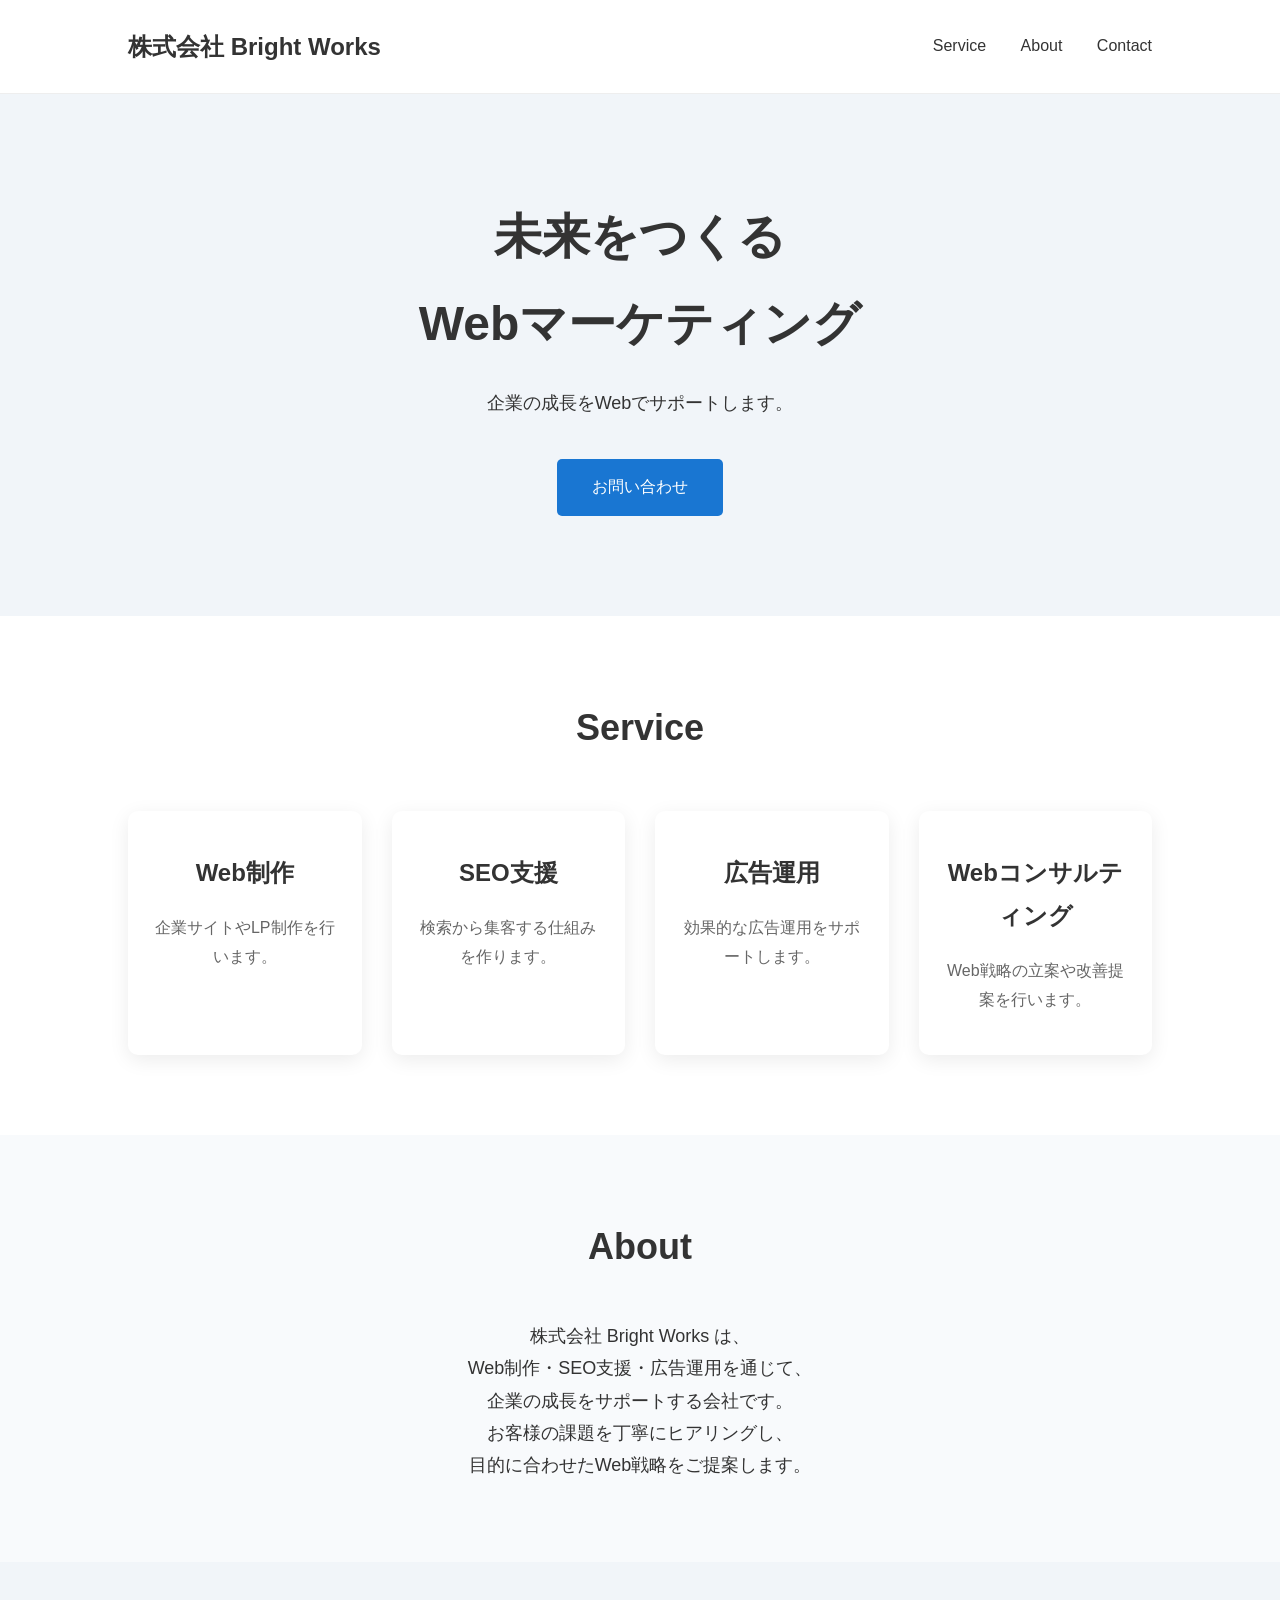
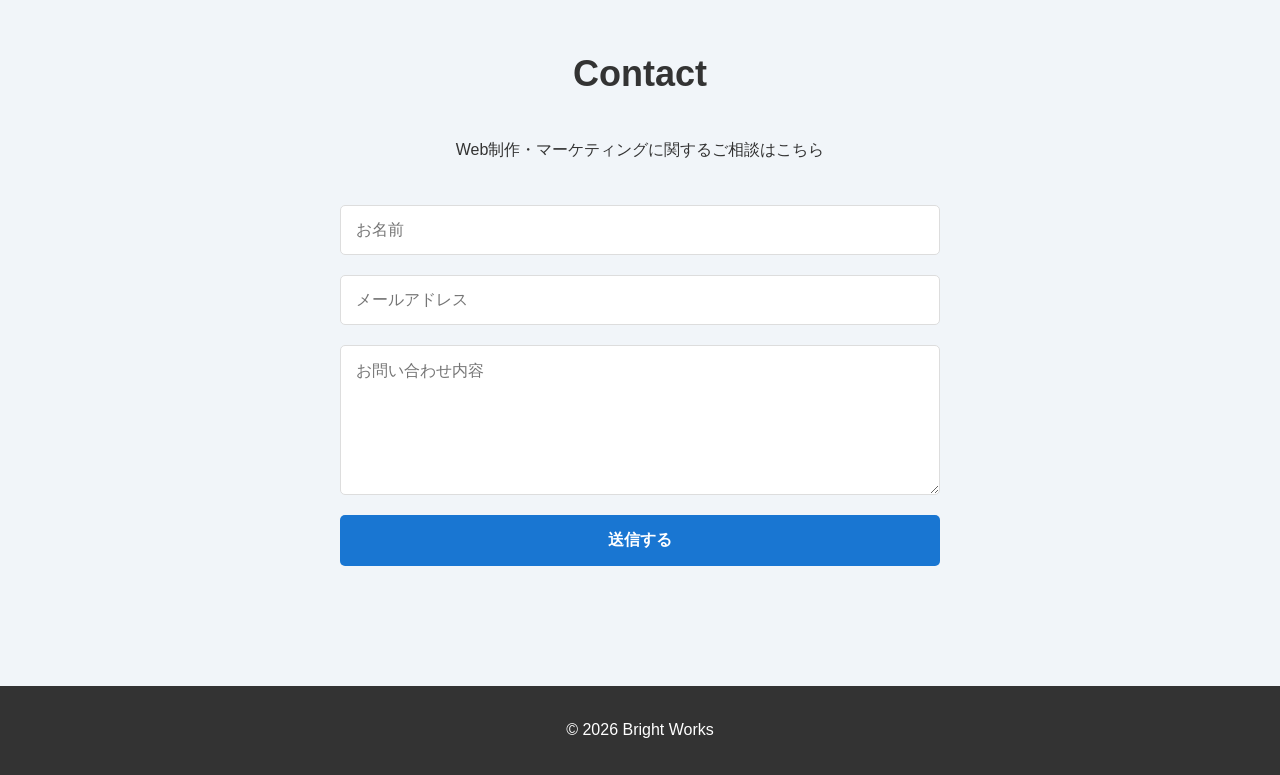
<file: bright-works/index.html>
<!DOCTYPE html>
<html lang="ja">

<head>

<meta charset="UTF-8">

<meta name="viewport" content="width=device-width, initial-scale=1.0">

<title>株式会社 Bright Works</title>

<link rel="stylesheet" href="style.css">

</head>


<body>


<header>

<h1>
株式会社 Bright Works
</h1>


<nav>

<a href="#service">Service</a>

<a href="#about">About</a>

<a href="#contact">Contact</a>

</nav>


</header>




<section class="hero">


<h2>

未来をつくる<br>
Webマーケティング

</h2>


<p>

企業の成長をWebでサポートします。

</p>


<a href="#contact" class="button">

お問い合わせ

</a>


</section>





<section id="service">


<h2>
Service
</h2>


<div class="service-container">


<div class="service-card">

<h3>
Web制作
</h3>

<p>
企業サイトやLP制作を行います。
</p>

</div>



<div class="service-card">

<h3>
SEO支援
</h3>

<p>
検索から集客する仕組みを作ります。
</p>

</div>



<div class="service-card">

<h3>
広告運用
</h3>

<p>
効果的な広告運用をサポートします。
</p>

</div>
<div class="service-card">

<h3>
Webコンサルティング
</h3>

<p>
Web戦略の立案や改善提案を行います。
</p>

</div>

</div>


</section>





<section id="about">

<h2>
About
</h2>

<div class="about-content">

<p>
株式会社 Bright Works は、
<br>
Web制作・SEO支援・広告運用を通じて、
<br>
企業の成長をサポートする会社です。
</p>

<p>
お客様の課題を丁寧にヒアリングし、
<br>
目的に合わせたWeb戦略をご提案します。
</p>

</div>

</section>





<section id="contact">

<h2>
Contact
</h2>


<p>
Web制作・マーケティングに関するご相談はこちら
</p>


<form class="contact-form">


<input type="text" placeholder="お名前">


<input type="email" placeholder="メールアドレス">


<textarea placeholder="お問い合わせ内容"></textarea>


<button type="submit">
送信する
</button>


</form>


</section>





<footer>

<p>
© 2026 Bright Works
</p>


</footer>


</body>

</html>
</file>
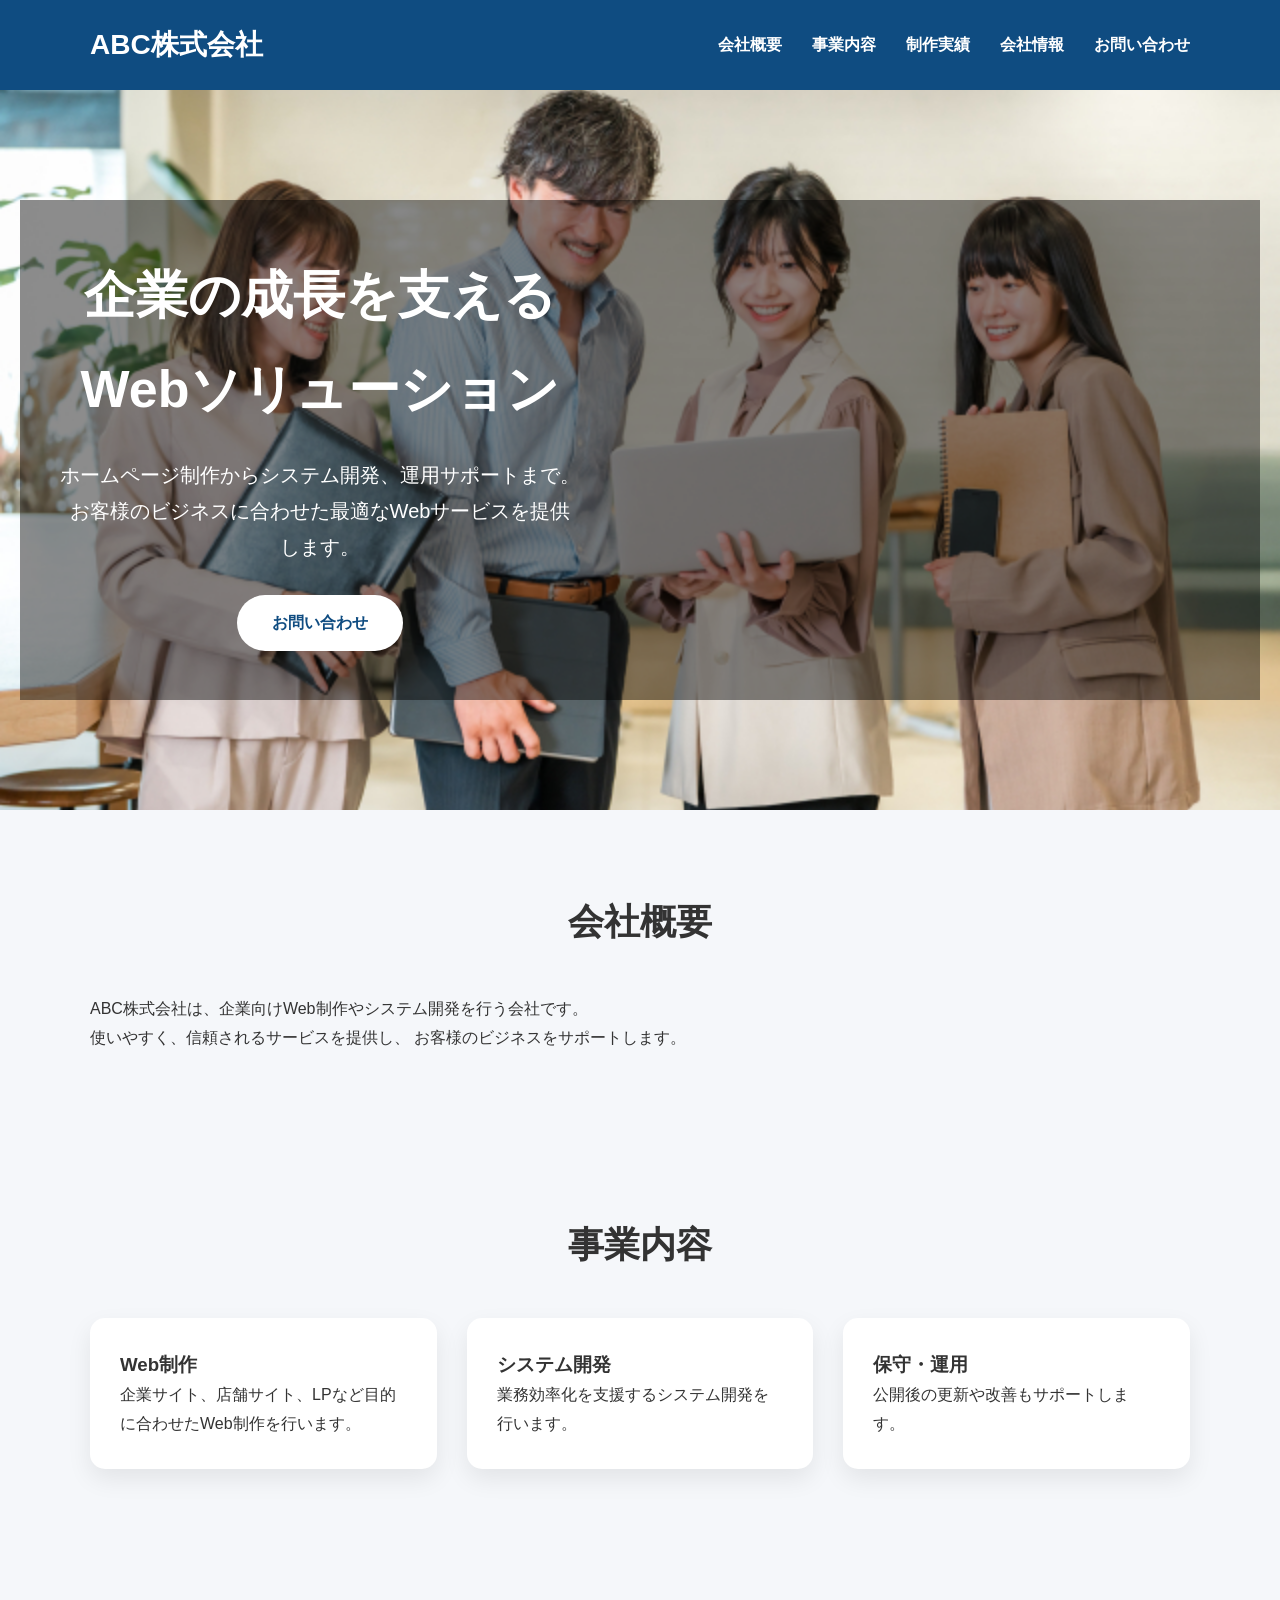
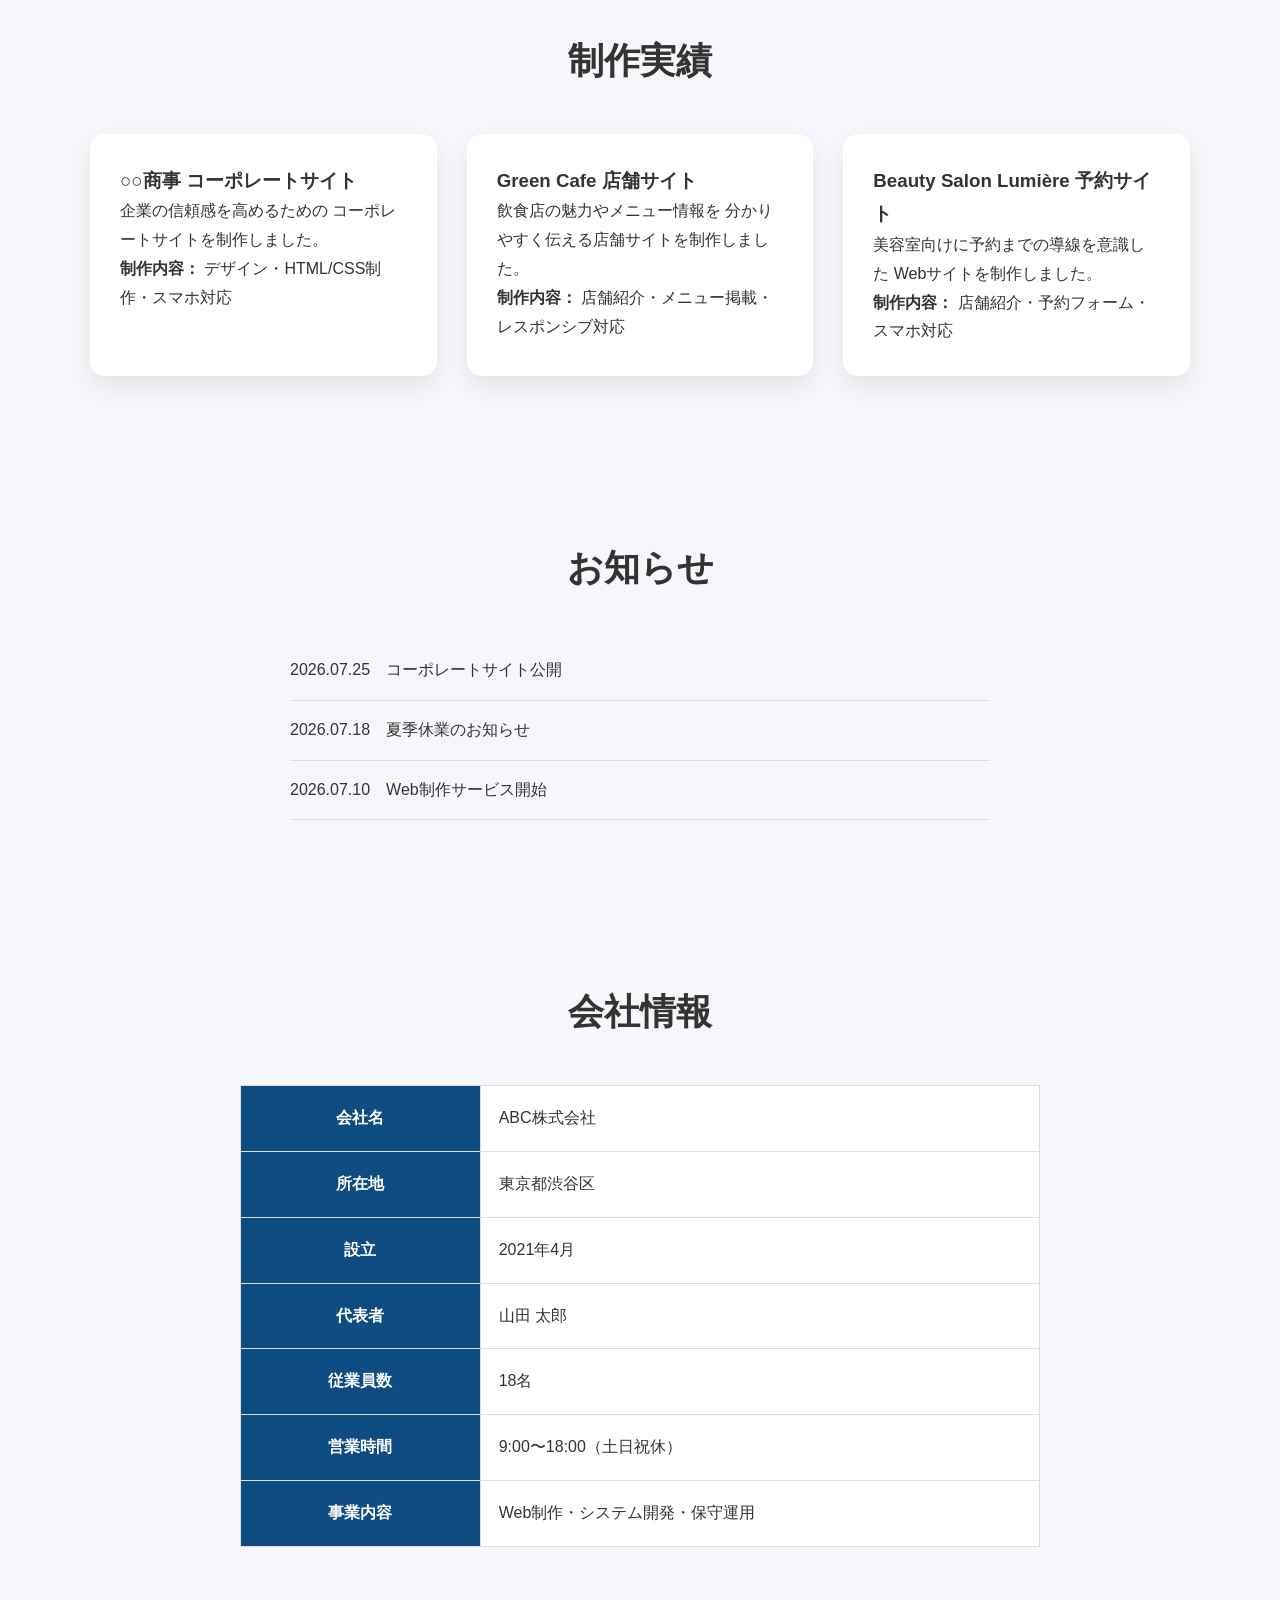
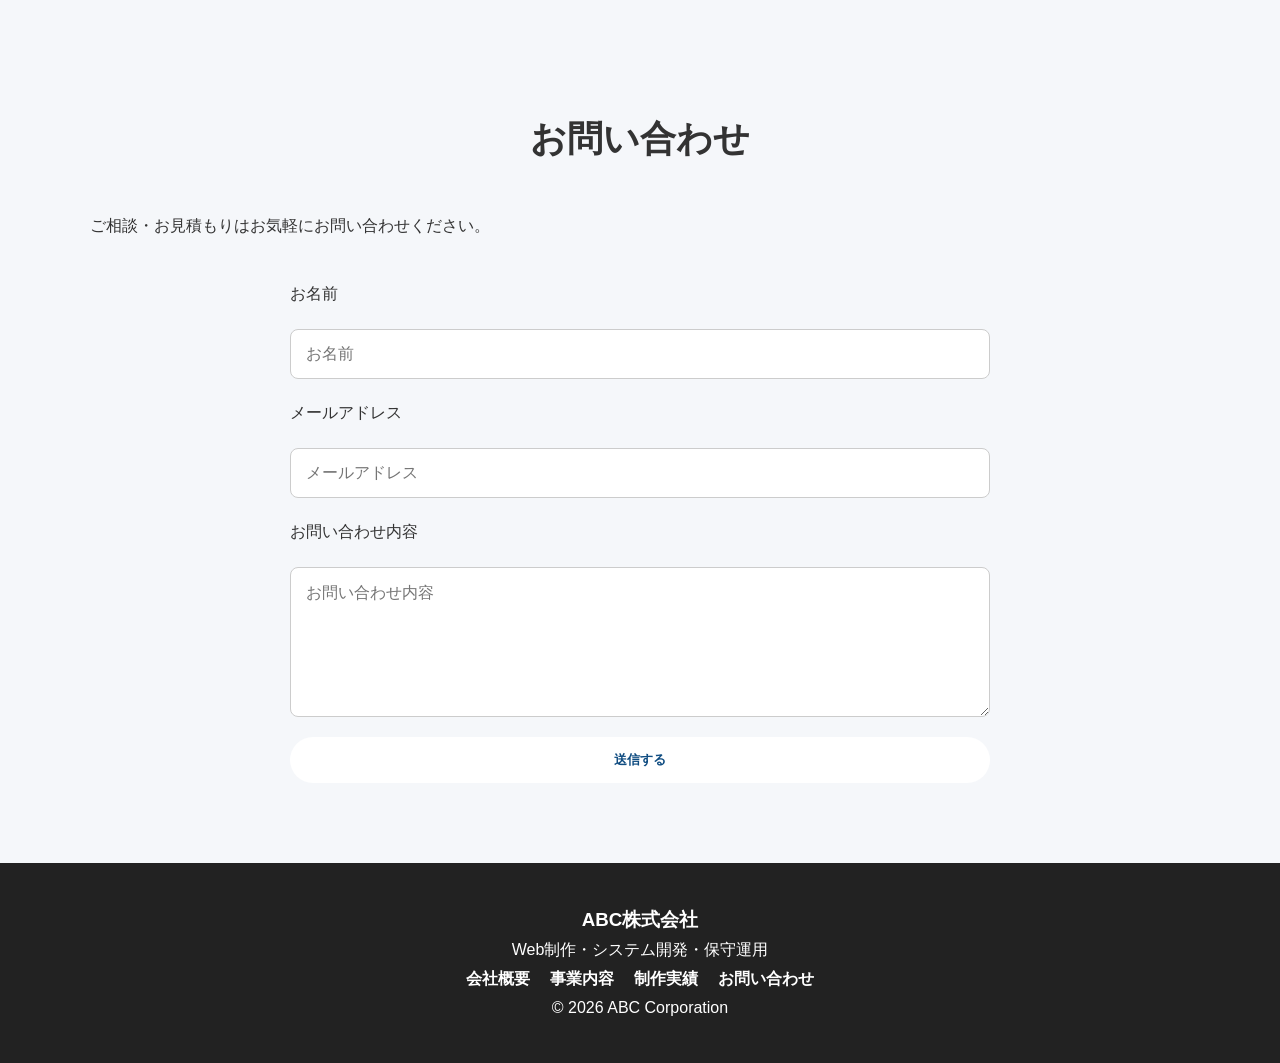
<file: company-site/index.html>
<!DOCTYPE html>
<html lang="ja">

<head>

<meta charset="UTF-8">
<meta name="viewport" content="width=device-width, initial-scale=1.0">

<title>ABC株式会社 | コーポレートサイト</title>

<meta name="description" content="ABC株式会社の企業サイトです。Web制作・システム開発・保守運用を行っています。">

<link rel="stylesheet" href="style.css">

</head>


<body>


<header>

<div class="container">

<h1>ABC株式会社</h1>

<nav>

<ul>

<li><a href="#about">会社概要</a></li>
<li><a href="#service">事業内容</a></li>
<li><a href="#works">制作実績</a></li>
<li><a href="#company">会社情報</a></li>
<li><a href="#contact">お問い合わせ</a></li>

</ul>

</nav>

</div>

</header>



<section class="hero">

<div class="hero-overlay">

<div class="hero-text">

<h2>
企業の成長を支える<br>
Webソリューション
</h2>

<p>
ホームページ制作からシステム開発、運用サポートまで。
<br>
お客様のビジネスに合わせた最適なWebサービスを提供します。
</p>

<a href="#contact" class="button">
お問い合わせ
</a>
</div>
</div>

</section>




<section id="about" class="fade">

<div class="container">

<h2>会社概要</h2>

<p>
ABC株式会社は、企業向けWeb制作やシステム開発を行う会社です。
</p>

<p>
使いやすく、信頼されるサービスを提供し、
お客様のビジネスをサポートします。
</p>

</div>

</section>




<section id="service" class="fade">

<div class="container">

<h2>事業内容</h2>


<div class="cards">


<div class="card">

<h3>Web制作</h3>

<p>
企業サイト、店舗サイト、LPなど目的に合わせたWeb制作を行います。
</p>

</div>


<div class="card">

<h3>システム開発</h3>

<p>
業務効率化を支援するシステム開発を行います。
</p>

</div>


<div class="card">

<h3>保守・運用</h3>

<p>
公開後の更新や改善もサポートします。
</p>

</div>


</div>

</div>

</section>





<section id="works" class="fade">

<div class="container">

<h2>制作実績</h2>


<div class="cards">


<div class="card">

<h3>○○商事 コーポレートサイト</h3>

<p>
企業の信頼感を高めるための
コーポレートサイトを制作しました。
</p>

<p>
<strong>制作内容：</strong>
デザイン・HTML/CSS制作・スマホ対応
</p>

</div>



<div class="card">

<h3>Green Cafe 店舗サイト</h3>

<p>
飲食店の魅力やメニュー情報を
分かりやすく伝える店舗サイトを制作しました。
</p>

<p>
<strong>制作内容：</strong>
店舗紹介・メニュー掲載・レスポンシブ対応
</p>

</div>



<div class="card">

<h3>Beauty Salon Lumière 予約サイト</h3>

<p>
美容室向けに予約までの導線を意識した
Webサイトを制作しました。
</p>

<p>
<strong>制作内容：</strong>
店舗紹介・予約フォーム・スマホ対応
</p>

</div>


</div>

</div>

</section>




<section id="news" class="fade">

<div class="container">

<h2>お知らせ</h2>


<ul class="news">

<li>2026.07.25　コーポレートサイト公開</li>

<li>2026.07.18　夏季休業のお知らせ</li>


<li>2026.07.10　Web制作サービス開始</li>

</ul>


</div>

</section>





<section id="company" class="fade">

<div class="container">


<h2>会社情報</h2>


<table class="company-table">


<tr>
<th>会社名</th>
<td>ABC株式会社</td>
</tr>


<tr>
<th>所在地</th>
<td>東京都渋谷区</td>
</tr>


<tr>
<th>設立</th>
<td>2021年4月</td>
</tr>


<tr>
<th>代表者</th>
<td>山田 太郎</td>
</tr>


<tr>
<th>従業員数</th>
<td>18名</td>
</tr>


<tr>
<th>営業時間</th>
<td>9:00〜18:00（土日祝休）</td>
</tr>


<tr>
<th>事業内容</th>
<td>
Web制作・システム開発・保守運用
</td>
</tr>


</table>


</div>

</section>





<section id="contact" class="fade">

<div class="container">


<h2>お問い合わせ</h2>


<p>
ご相談・お見積もりはお気軽にお問い合わせください。
</p>


<form action="https://formspree.io/f/xgogdvdo" method="POST">


<label>
お名前
</label>

<input 
type="text" 
name="name" 
placeholder="お名前">


<label>
メールアドレス
</label>

<input 
type="email" 
name="email" 
placeholder="メールアドレス">


<label>
お問い合わせ内容
</label>

<textarea 
name="message" 
placeholder="お問い合わせ内容">
</textarea>


<button class="button" type="submit">
送信する
</button>


</form>

</div>

</section>





<footer>

<div class="footer-container">

<h3>ABC株式会社</h3>

<p>
Web制作・システム開発・保守運用
</p>

<nav>
<ul>
<li><a href="#about">会社概要</a></li>
<li><a href="#service">事業内容</a></li>
<li><a href="#works">制作実績</a></li>
<li><a href="#contact">お問い合わせ</a></li>
</ul>
</nav>

<p>
© 2026 ABC Corporation
</p>

</div>

</footer>



<script src="script.js"></script>


</body>

</html>
</file>
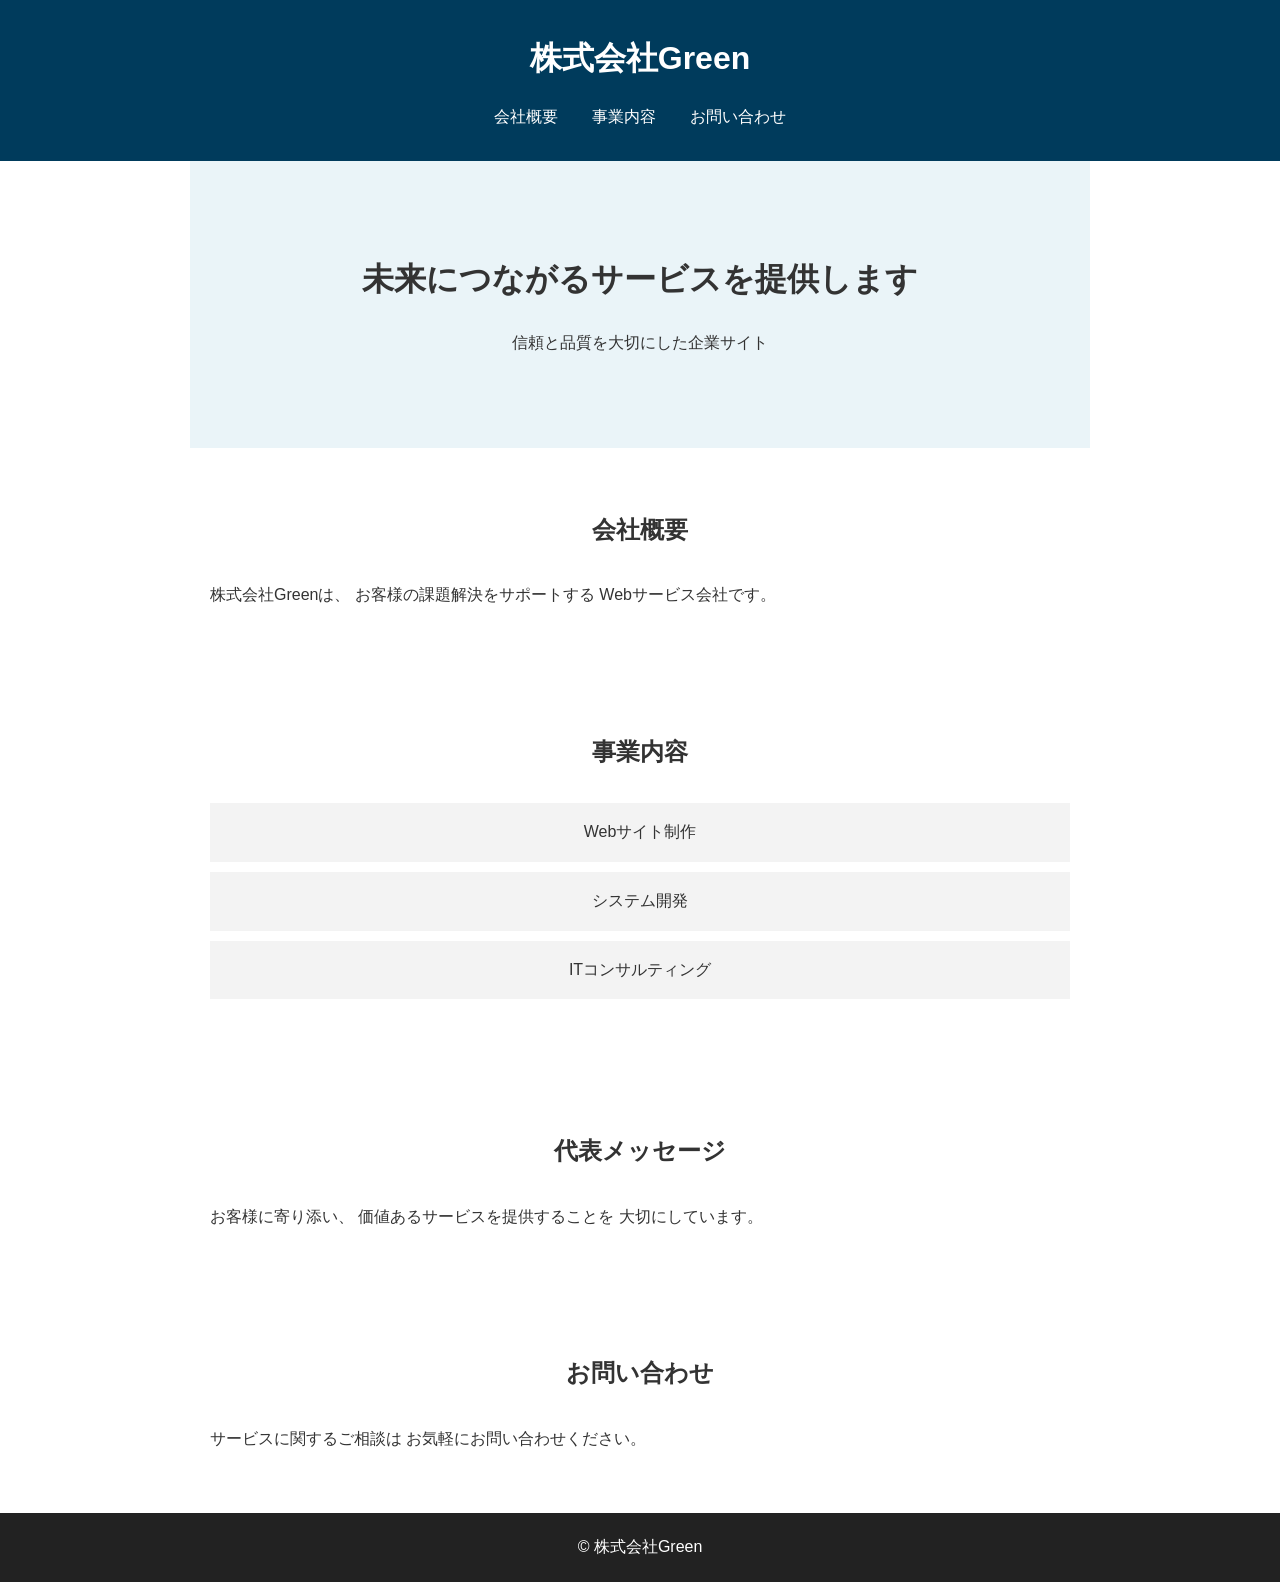
<file: corporate-site/index.html>
<!DOCTYPE html>
<html lang="ja">

<head>

<meta charset="UTF-8">
<meta name="viewport" content="width=device-width, initial-scale=1.0">

<title>株式会社Green</title>

<link rel="stylesheet" href="style.css">

</head>


<body>


<header>

<h1>株式会社Green</h1>

<nav>

<a href="#about">会社概要</a>
<a href="#business">事業内容</a>
<a href="#contact">お問い合わせ</a>

</nav>

</header>



<section class="hero">

<h2>
未来につながるサービスを提供します
</h2>

<p>
信頼と品質を大切にした企業サイト
</p>

</section>




<section id="about">

<h2>会社概要</h2>

<p>

株式会社Greenは、
お客様の課題解決をサポートする
Webサービス会社です。

</p>

</section>




<section id="business">

<h2>事業内容</h2>

<ul>

<li>
Webサイト制作
</li>

<li>
システム開発
</li>

<li>
ITコンサルティング
</li>

</ul>

</section>




<section id="message">

<h2>代表メッセージ</h2>

<p>

お客様に寄り添い、
価値あるサービスを提供することを
大切にしています。

</p>

</section>




<section id="contact">

<h2>お問い合わせ</h2>

<p>

サービスに関するご相談は
お気軽にお問い合わせください。

</p>

</section>




<footer>

<p>
© 株式会社Green
</p>

</footer>


</body>

</html>
</file>
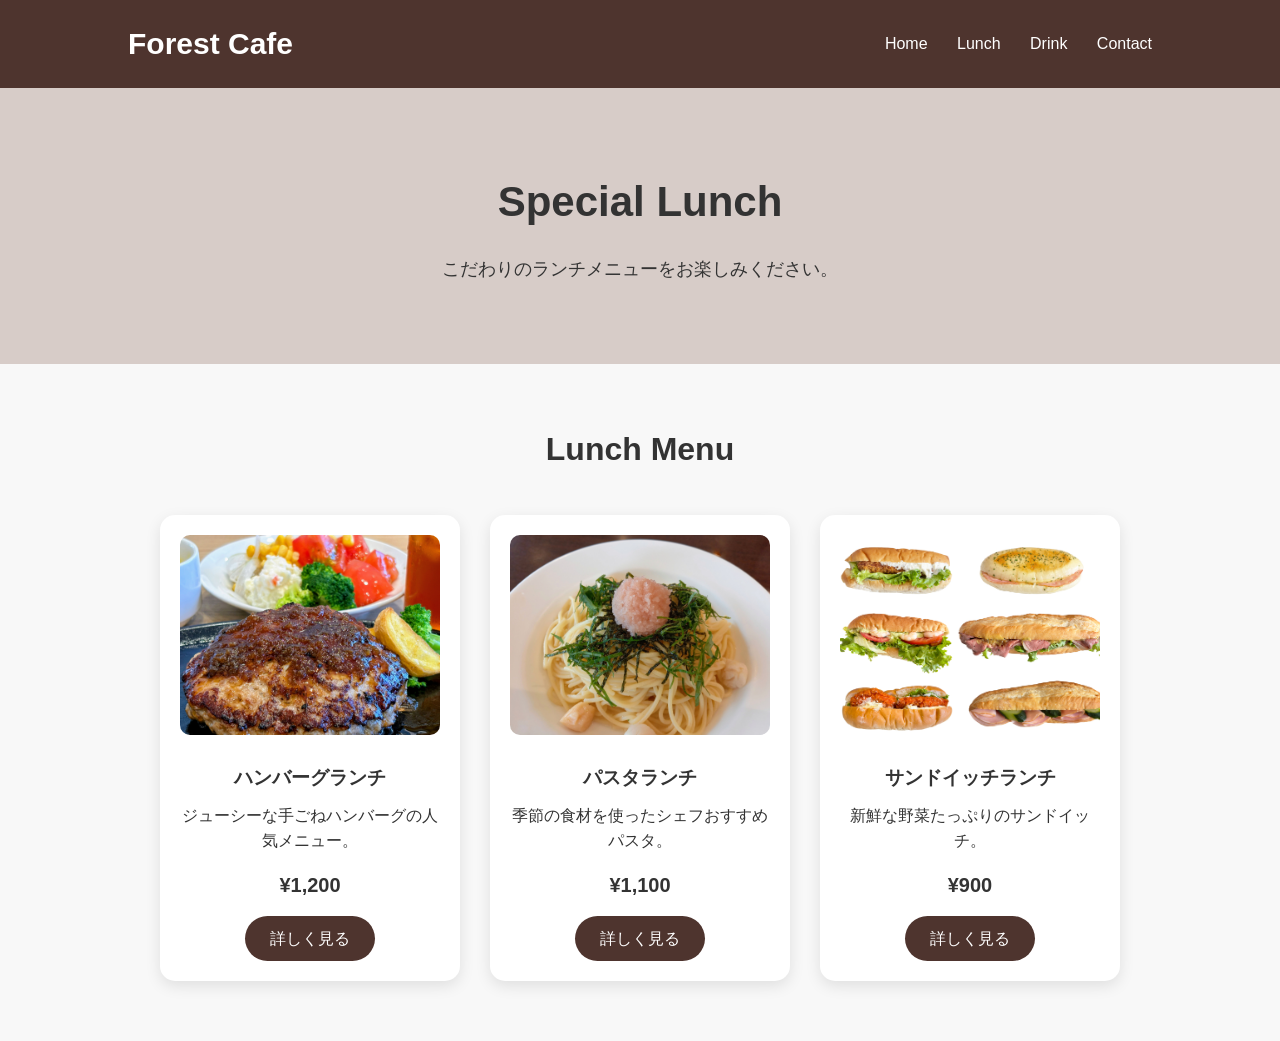
<file: forest-cafe-lunch/index.html>
<!DOCTYPE html>
<html lang="ja">

<head>

<meta charset="UTF-8">

<meta name="viewport" content="width=device-width, initial-scale=1.0">

<title>Forest Cafe | Special Lunch</title>

<link rel="stylesheet" href="style.css">

</head>

<body>

<header>

<h1>Forest Cafe</h1>

<nav>

<a href="#">Home</a>

<a href="#">Lunch</a>

<a href="#">Drink</a>

<a href="#">Contact</a>

</nav>

</header>

<section class="hero">

<h2>Special Lunch</h2>

<p>
こだわりのランチメニューをお楽しみください。
</p>

</section>
<section class="menu">

<h2>Lunch Menu</h2>

<div class="menu-container">

<div class="card">

<img src="images/hamburger.jpg" alt="ハンバーグランチ">

<h3>ハンバーグランチ</h3>

<p>ジューシーな手ごねハンバーグの人気メニュー。</p>

<p class="price">¥1,200</p>

<a href="#" class="button">詳しく見る</a>

</div>

<div class="card">

<img src="images/pasta.jpg" alt="パスタランチ">

<h3>パスタランチ</h3>

<p>季節の食材を使ったシェフおすすめパスタ。</p>

<p class="price">¥1,100</p>

<a href="#" class="button">詳しく見る</a>

</div>

<div class="card">

<img src="images/sandwich.jpg" alt="サンドイッチ">

<h3>サンドイッチランチ</h3>

<p>新鮮な野菜たっぷりのサンドイッチ。</p>

<p class="price">¥900</p>

<a href="#" class="button">詳しく見る</a>

</div>

</div>

</section>

</body>

</html>
</file>
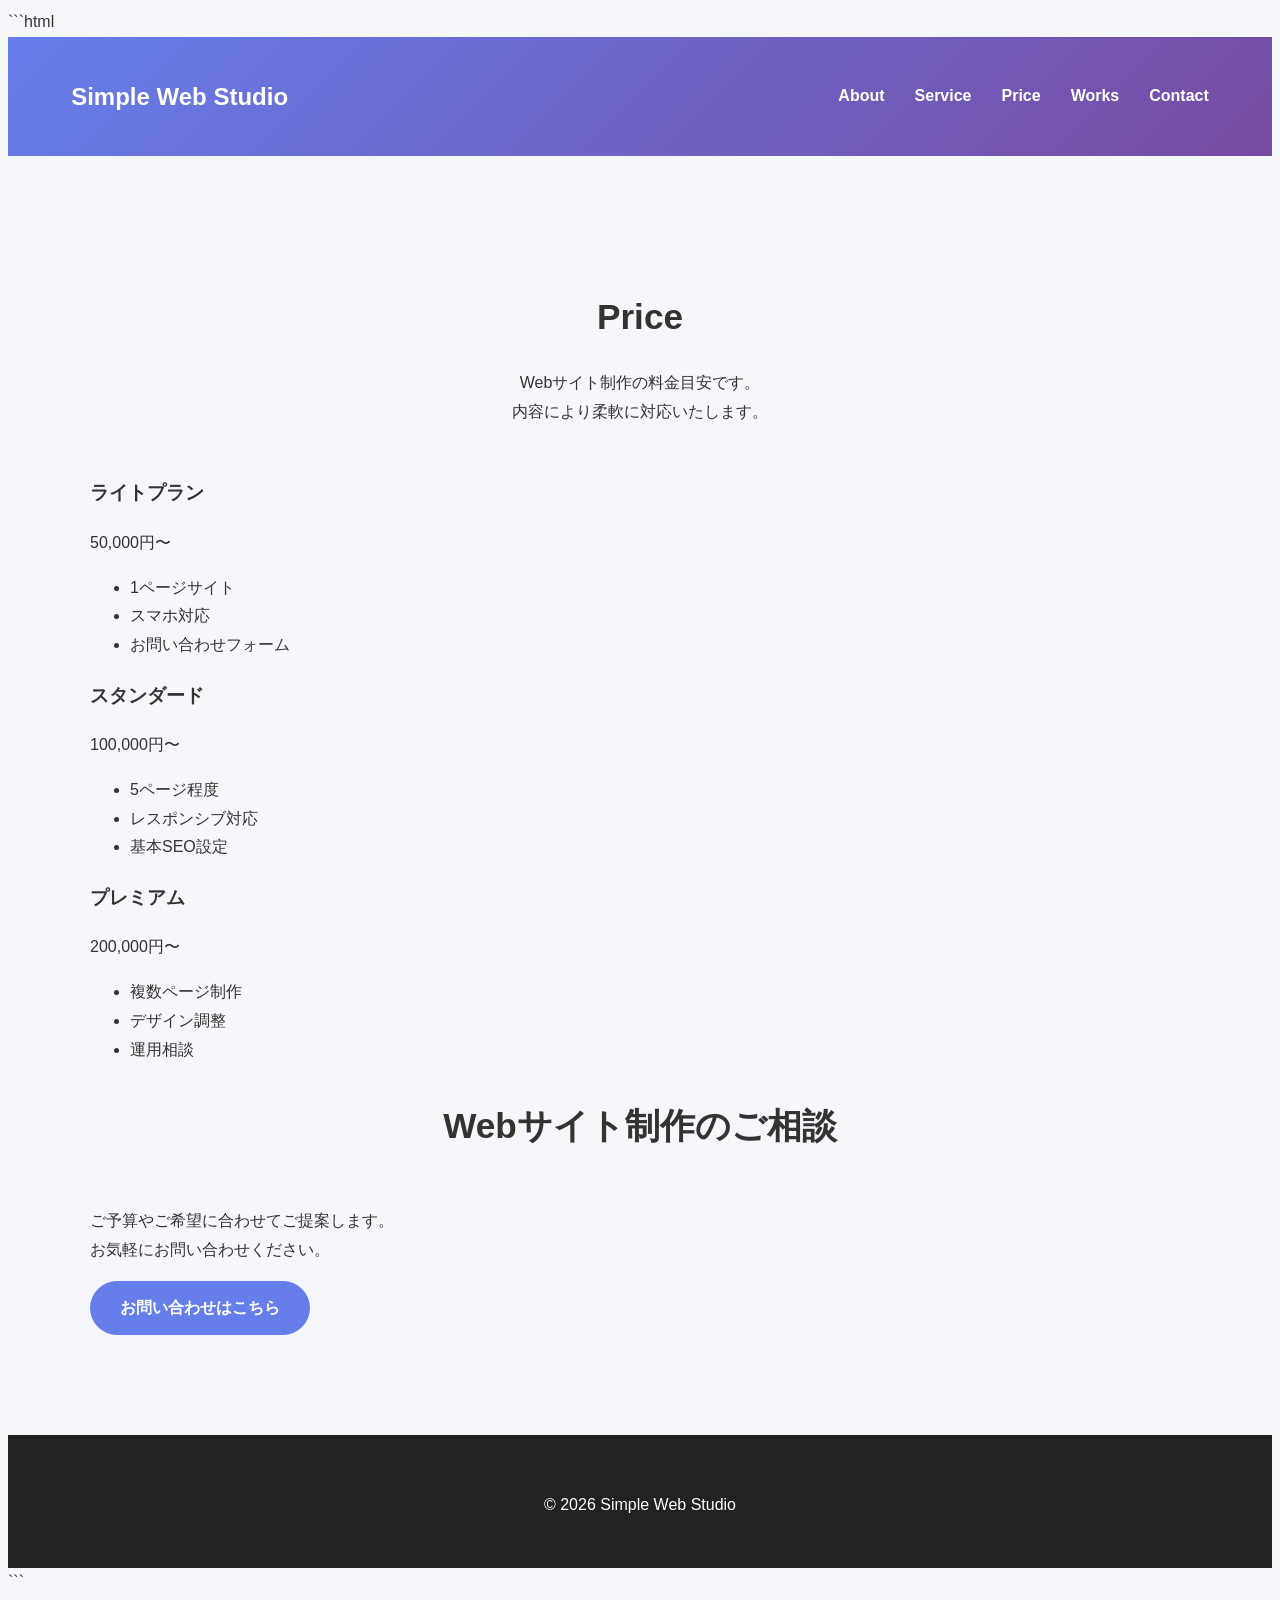
<file: price.html>
```html
<!DOCTYPE html>
<html lang="ja">

<head>

    <meta charset="UTF-8">
    <meta name="viewport" content="width=device-width, initial-scale=1.0">

    <title>Price | Simple Web Studio</title>

    <link rel="stylesheet" href="style.css">
    <link rel="icon" href="favicon.png" type="image/png">

</head>

<body>

<header>

    <h1>Simple Web Studio</h1>

    <div class="menu-toggle">
        ☰ MENU
    </div>

    <nav>
        <ul>
            <li><a href="index.html#about">About</a></li>
            <li><a href="service.html">Service</a></li>
            <li><a href="price.html">Price</a></li>
            <li><a href="index.html#works">Works</a></li>
            <li><a href="index.html#contact">Contact</a></li>
        </ul>
    </nav>

</header>


<main>

    <section class="section">

        <div class="container">

            <h2>Price</h2>

            <p class="section-description">
                Webサイト制作の料金目安です。<br>
                内容により柔軟に対応いたします。
            </p>


            <div class="price-container">


                <div class="price-card">

                    <h3>ライトプラン</h3>

                    <p class="price-number">
                        50,000円〜
                    </p>

                    <ul>
                        <li>1ページサイト</li>
                        <li>スマホ対応</li>
                        <li>お問い合わせフォーム</li>
                    </ul>

                </div>


                <div class="price-card">

                    <h3>スタンダード</h3>

                    <p class="price-number">
                        100,000円〜
                    </p>

                    <ul>
                        <li>5ページ程度</li>
                        <li>レスポンシブ対応</li>
                        <li>基本SEO設定</li>
                    </ul>

                </div>


                <div class="price-card">

                    <h3>プレミアム</h3>

                    <p class="price-number">
                        200,000円〜
                    </p>

                    <ul>
                        <li>複数ページ制作</li>
                        <li>デザイン調整</li>
                        <li>運用相談</li>
                    </ul>

                </div>

            </div>


            <div class="price-contact">

                <h2>Webサイト制作のご相談</h2>

                <p>
                    ご予算やご希望に合わせてご提案します。<br>
                    お気軽にお問い合わせください。
                </p>

                <a href="index.html#contact" class="btn">
                    お問い合わせはこちら
                </a>

            </div>

        </div>

    </section>

</main>


<footer>

    <p>
        © 2026 Simple Web Studio
    </p>

</footer>


<script src="script.js"></script>

</body>

</html>
```
</file>
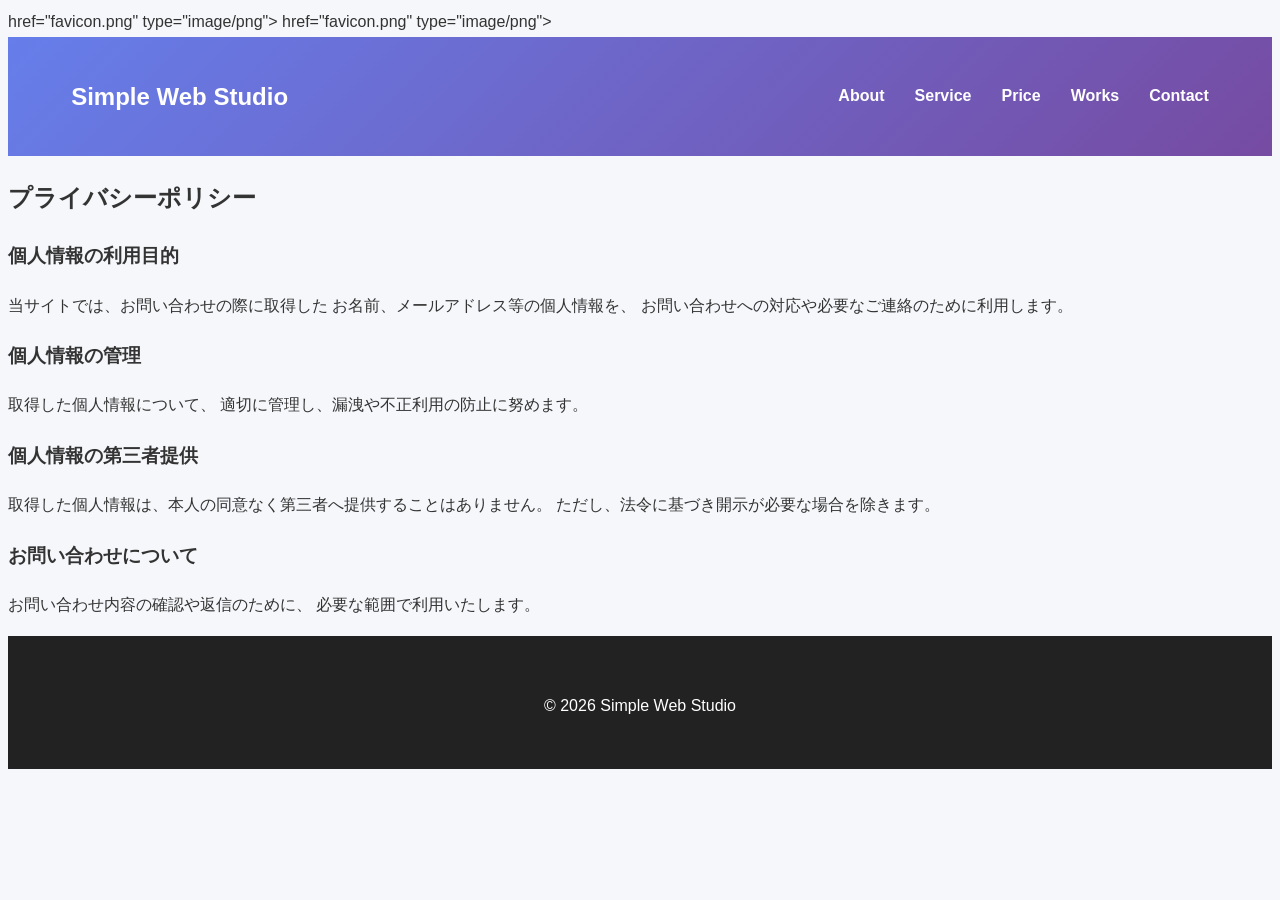
<file: privacy.html>
<!DOCTYPE html>
<html lang="ja">

<head>

<meta charset="UTF-8">

<meta name="viewport" content="width=device-width, initial-scale=1.0">

<title>プライバシーポリシー | Simple Web Studio</title>

<link rel="stylesheet" href="style.css">

<link rel="icon" href="favicon.png" type="image/png"> href="favicon.png" type="image/png"> href="favicon.png" type="image/png">

</head>


<body>


<header>

<h1>
Simple Web Studio
</h1>


<div class="menu-toggle">
☰ MENU
</div>


<nav>

<ul>

<li><a href="index.html#about">About</a></li>

<li><a href="service.html">Service</a></li>

<li><a href="price.html">Price</a></li>

<li><a href="index.html#works">Works</a></li>

<li><a href="index.html#contact">Contact</a></li>

</ul>

</nav>


</header>



<main>


<section class="about fade">


<h2>
プライバシーポリシー
</h2>


<h3>
個人情報の利用目的
</h3>

<p>
当サイトでは、お問い合わせの際に取得した
お名前、メールアドレス等の個人情報を、
お問い合わせへの対応や必要なご連絡のために利用します。
</p>



<h3>
個人情報の管理
</h3>

<p>
取得した個人情報について、
適切に管理し、漏洩や不正利用の防止に努めます。
</p>



<h3>
個人情報の第三者提供
</h3>

<p>
取得した個人情報は、本人の同意なく第三者へ提供することはありません。
ただし、法令に基づき開示が必要な場合を除きます。
</p>



<h3>
お問い合わせについて
</h3>

<p>
お問い合わせ内容の確認や返信のために、
必要な範囲で利用いたします。
</p>



</section>


</main>



<footer>

<p>
© 2026 Simple Web Studio
</p>

</footer>



<script src="script.js"></script>


</body>

</html>
</file>
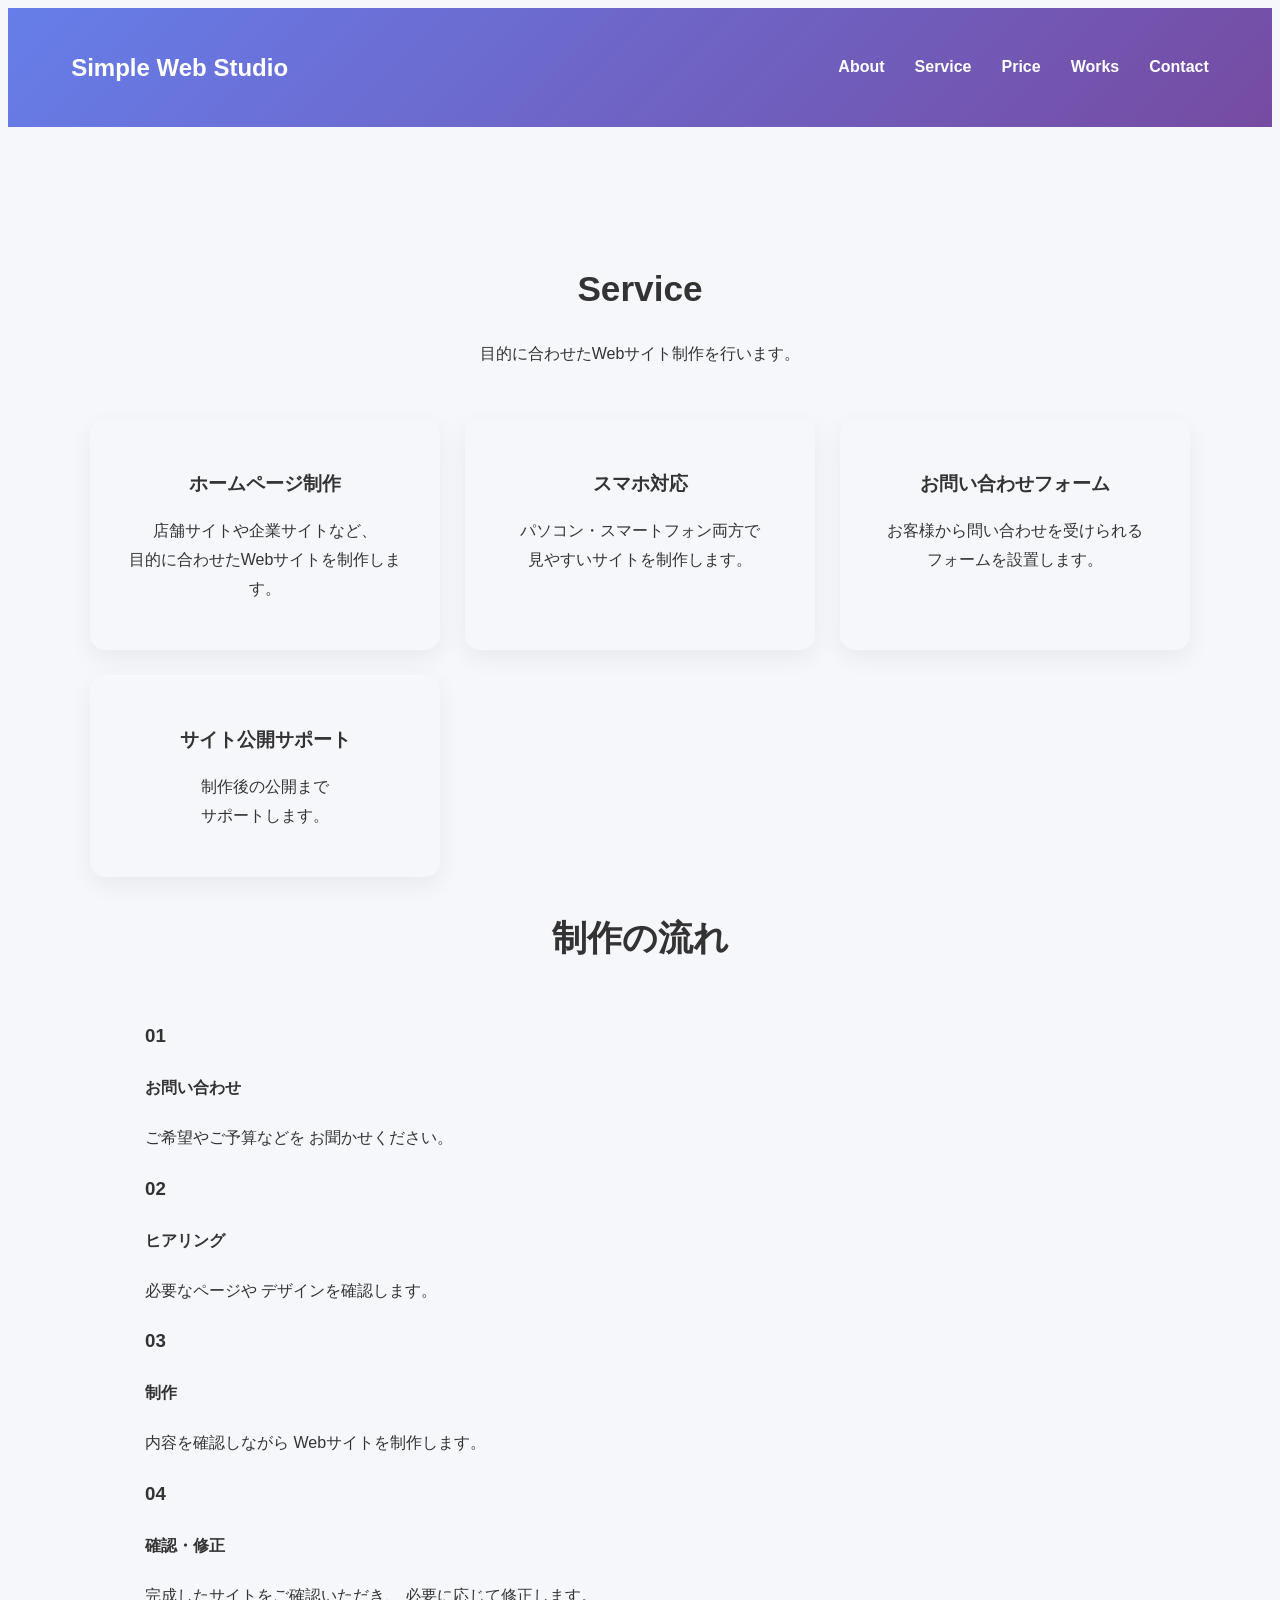
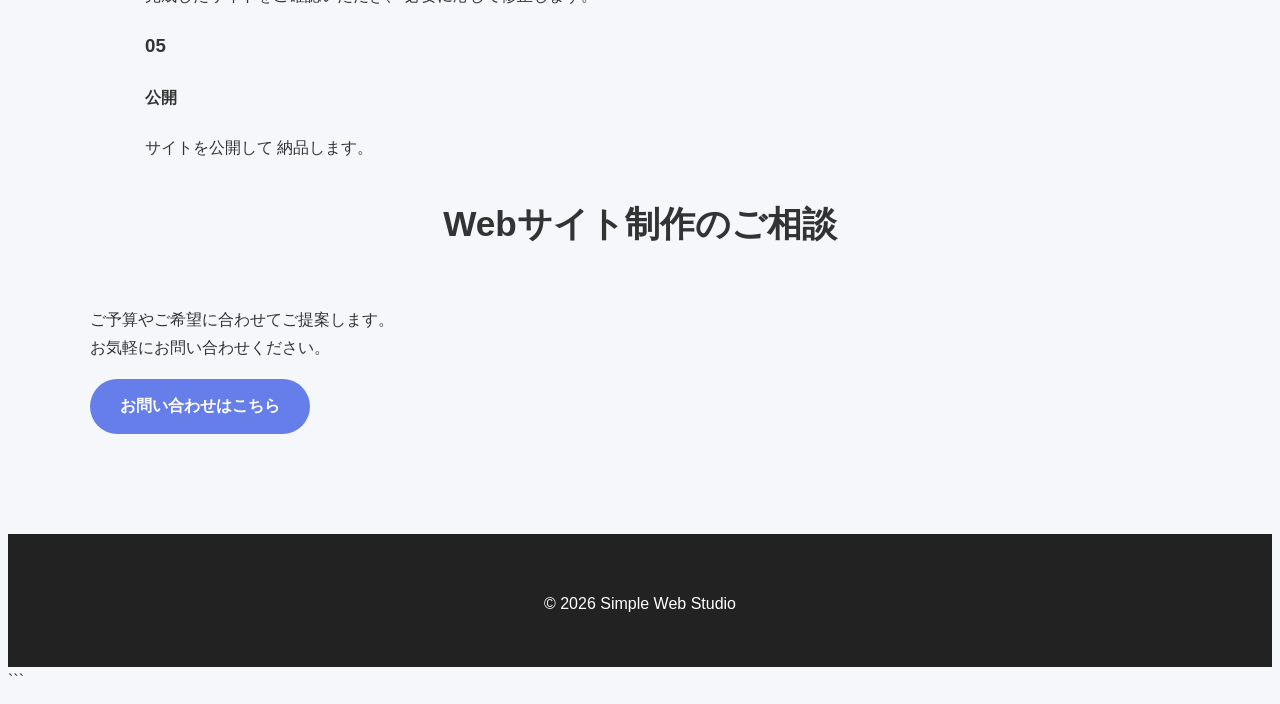
<file: service.html>
<!DOCTYPE html>
<html lang="ja">

<head>

    <meta charset="UTF-8">

    <meta name="viewport" content="width=device-width, initial-scale=1.0">

    <title>サービス内容 | Simple Web Studio</title>

    <link rel="stylesheet" href="style.css">

    <link rel="icon" href="favicon.png" type="image/png">

</head>


<body>


<header>

    <h1>
        Simple Web Studio
    </h1>


    <div class="menu-toggle">
        ☰ MENU
    </div>


    <nav>

        <ul>

            <li>
                <a href="index.html#about">About</a>
            </li>

            <li>
                <a href="service.html">Service</a>
            </li>

            <li>
                <a href="price.html">Price</a>
            </li>

            <li>
                <a href="index.html#works">Works</a>
            </li>

            <li>
                <a href="index.html#contact">Contact</a>
            </li>

        </ul>

    </nav>

</header>



<main>


<section class="section">


    <div class="container">


        <h2>
            Service
        </h2>


        <p class="section-description">
            目的に合わせたWebサイト制作を行います。
        </p>



        <div class="skill-list">


            <div class="skill-card">

                <h3>
                    ホームページ制作
                </h3>

                <p>
                    店舗サイトや企業サイトなど、<br>
                    目的に合わせたWebサイトを制作します。
                </p>

            </div>



            <div class="skill-card">

                <h3>
                    スマホ対応
                </h3>

                <p>
                    パソコン・スマートフォン両方で<br>
                    見やすいサイトを制作します。
                </p>

            </div>



            <div class="skill-card">

                <h3>
                    お問い合わせフォーム
                </h3>

                <p>
                    お客様から問い合わせを受けられる<br>
                    フォームを設置します。
                </p>

            </div>



            <div class="skill-card">

                <h3>
                    サイト公開サポート
                </h3>

                <p>
                    制作後の公開まで<br>
                    サポートします。
                </p>

            </div>


        </div>

<section class="flow-section">

    <div class="container">

        <h2>制作の流れ</h2>

        <div class="flow-container">

            <div class="flow-card">
                <h3>01</h3>
                <h4>お問い合わせ</h4>
                <p>
                    ご希望やご予算などを
                    お聞かせください。
                </p>
            </div>

            <div class="flow-card">
                <h3>02</h3>
                <h4>ヒアリング</h4>
                <p>
                    必要なページや
                    デザインを確認します。
                </p>
            </div>

            <div class="flow-card">
                <h3>03</h3>
                <h4>制作</h4>
                <p>
                    内容を確認しながら
                    Webサイトを制作します。
                </p>
            </div>

            <div class="flow-card">
                <h3>04</h3>
                <h4>確認・修正</h4>
                <p>
                    完成したサイトをご確認いただき、
                    必要に応じて修正します。
                </p>
            </div>

            <div class="flow-card">
                <h3>05</h3>
                <h4>公開</h4>
                <p>
                    サイトを公開して
                    納品します。
                </p>
            </div>

        </div>

    </div>

</section>

        <div class="price-contact">

            <h2>
                Webサイト制作のご相談
            </h2>

            <p>
                ご予算やご希望に合わせてご提案します。<br>
                お気軽にお問い合わせください。
            </p>

            <a href="index.html#contact" class="btn">
                お問い合わせはこちら
            </a>

        </div>


    </div>


</section>


</main>



<footer>

    <p>
        © 2026 Simple Web Studio
    </p>

</footer>



<script src="script.js"></script>


</body>

</html>
```
</file>
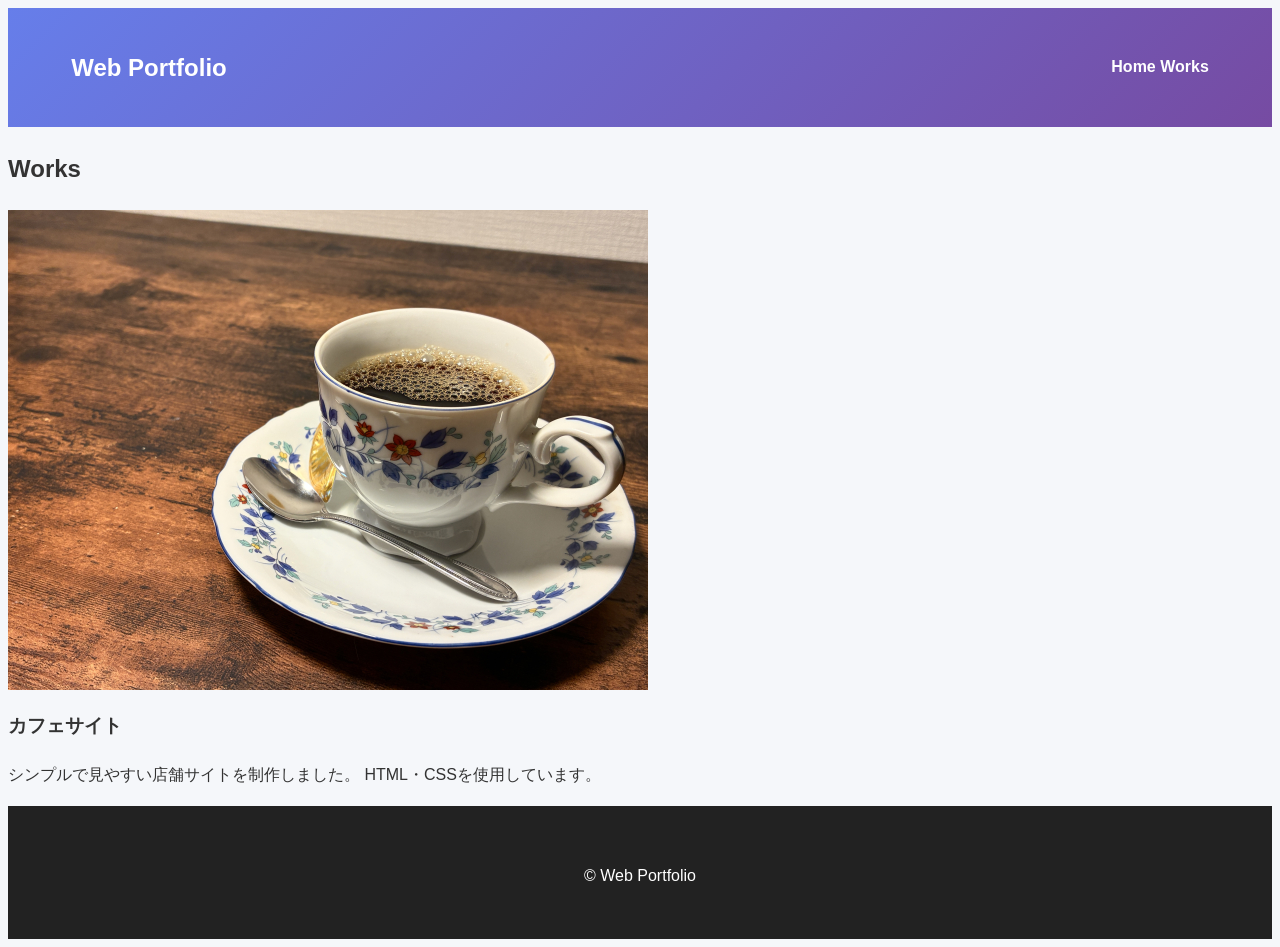
<file: works.html>
<!DOCTYPE html>
<html lang="ja">

<head>

<meta charset="UTF-8">
<meta name="viewport" content="width=device-width, initial-scale=1.0">

<title>Works | Web Portfolio</title>

<link rel="stylesheet" href="style.css">

</head>


<body>


<header>

<h1>Web Portfolio</h1>

<nav>

<a href="index.html">Home</a>
<a href="works.html">Works</a>

</nav>

</header>



<section class="works">

<h2>Works</h2>


<div class="card">

<img src="images/cafe.jpg" alt="カフェサイト">

<h3>カフェサイト</h3>

<p>
シンプルで見やすい店舗サイトを制作しました。
HTML・CSSを使用しています。
</p>

</div>


</section>


<footer>

<p>© Web Portfolio</p>

</footer>


</body>

</html>
</file>
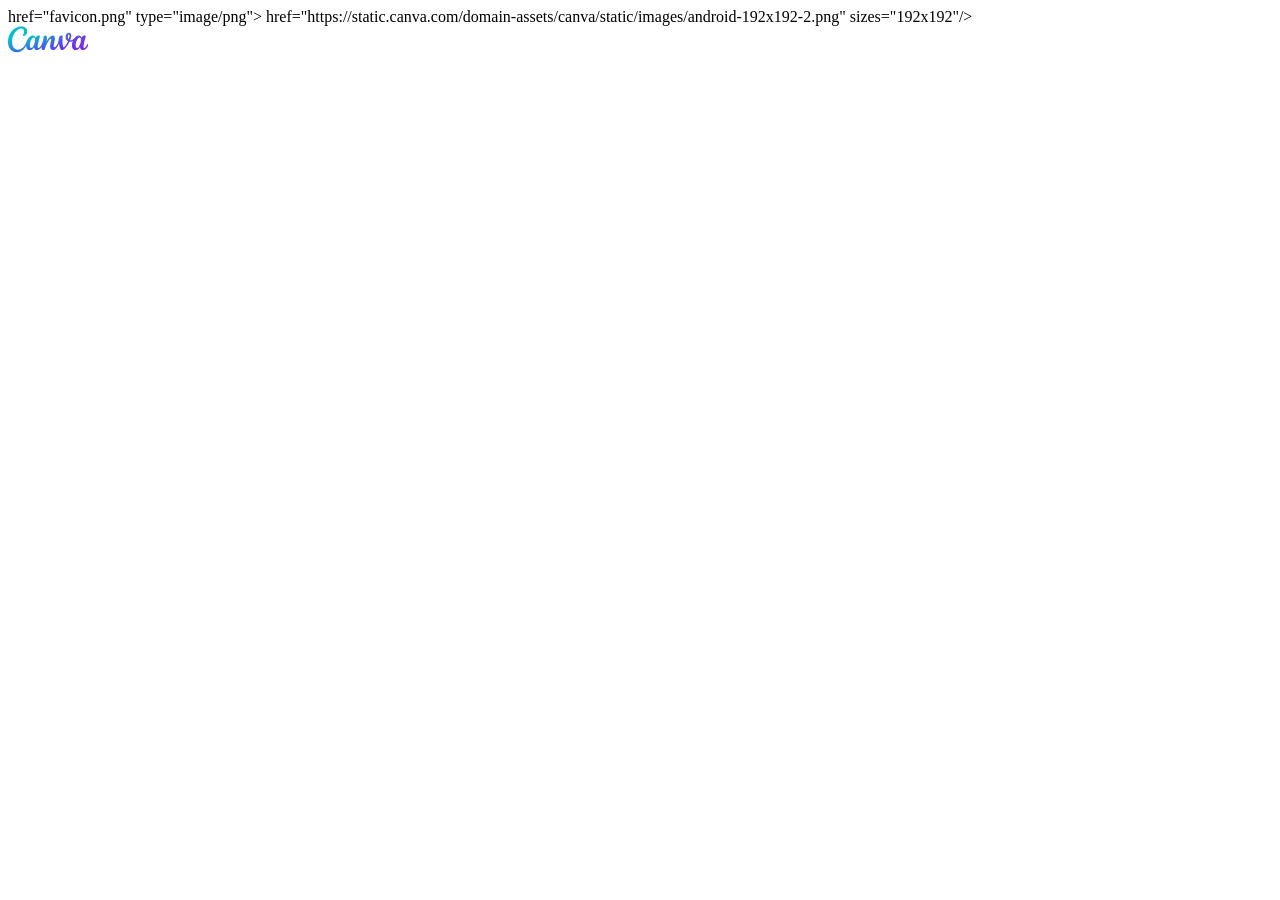
<file: images/カフェ　無料を検索 - Canva.html>
<!DOCTYPE html><html dir="ltr" lang="ja-JP" class="x-default-marker theme light classic"><head><meta charSet="utf-8"/><meta name="viewport" content="width=device-width, initial-scale=1, minimum-scale=1, maximum-scale=1, viewport-fit=cover"/><title></title><meta name="app-name" content="home"/><meta name="rendering-engine" content="jsfe"/><link rel="preconnect" href="https://static.canva.com" crossorigin=""/><link rel="preconnect" href="https://chunk-composing.canva.com" crossorigin=""/><link rel="preconnect" href="https://document-export.canva.com" crossorigin=""/><link rel="preconnect" href="https://media-public.canva.com" crossorigin=""/><link href="https://static.canva.com/web/8771f0c10623155b.runtime.js" rel="preload" as="script" crossorigin="anonymous" integrity="sha512-sFpM5GHUdxRnfLMnNTIK6cIe6dpOGqMgkBhBLizI94wXOsBknACPEMjyQldskgw82j0TOyurOgjIYTs+bKzyYA==" nonce="pE7XJb5xPF/hSmJ7++uK5w"/><link href="https://static.canva.com/web/241da20de9d43018.s4le6a.vendor.js" rel="preload" as="script" crossorigin="anonymous" integrity="sha512-Q/4PSgCML1Fdpn09f3nrwynl2KXznVVL5gPzcxszM6CE0rwQIAKsHewuPbz19IEj3WvuKsfWjQthRB7utzYPuw==" nonce="pE7XJb5xPF/hSmJ7++uK5w"/><link href="https://static.canva.com/web/5bee5204362915ef.vendor.js" rel="preload" as="script" crossorigin="anonymous" integrity="sha512-qWUFahfpDL5/v3Rt2bwcDj1qAXrohhTjgeJ8l15W2Tk0gzvt+NK66ksIeSEPnr2HEtz3tmw1Yyz9Mwp32S4/Og==" nonce="pE7XJb5xPF/hSmJ7++uK5w"/><link href="https://static.canva.com/web/0d8f362d0660f694.strings.js" rel="preload" as="script" crossorigin="anonymous" integrity="sha512-G8qoW/Qz6lxToEhLBjWQAIlgnZkgebfR//wLS6CdeYGDsHJPGfYzHOKAoCjpoQ5SKrTO/V+YZXZpXgvLeU5IVg==" nonce="pE7XJb5xPF/hSmJ7++uK5w"/><link href="https://static.canva.com/web/eab924bbc7fe7834.ja-JP.js" rel="preload" as="script" crossorigin="anonymous" integrity="sha512-gR/e/9QatAe9ZSmBVU9CG+FI+dBSJPgv46535plu5mo6pF/VFINGj9fy5yXOyqj5PEHYBQmmVjI77IuxDiN/0A==" nonce="pE7XJb5xPF/hSmJ7++uK5w"/><link href="https://static.canva.com/web/e32edf305fa83952.js" rel="preload" as="script" crossorigin="anonymous" integrity="sha512-luAY8PS8TuCQ2//wEnf4tyO+UKzsEVD07T8xzbJi2d/fQpCqyurGju746sODCCM2Ig14Z3HwG0RGExAf8U3t0A==" nonce="pE7XJb5xPF/hSmJ7++uK5w"/><meta name="referrer" content="strict-origin-when-cross-origin"/><meta property="fb:app_id" content="525265914179580"/><meta property="og:site_name" content="Canva"/><meta property="og:title" content=""/><meta property="og:image" content="https://static.canva.com/domain-assets/canva/static/images/fb_cover-1.jpg"/><meta property="og:type" content="website"/><link rel="shortcut icon" href="https://static.canva.com/domain-assets/canva/static/images/favicon-1.ico"/><link rel="icon" href="favicon.png" type="image/png"> href="favicon.png" type="image/png"> href="https://static.canva.com/domain-assets/canva/static/images/android-192x192-2.png" sizes="192x192"/><link rel="apple-touch-icon" href="https://static.canva.com/domain-assets/canva/static/images/apple-touch-120x120-1.png"/><link rel="apple-touch-icon" href="https://static.canva.com/domain-assets/canva/static/images/apple-touch-152x152-1.png" sizes="152x152"/><link rel="apple-touch-icon" href="https://static.canva.com/domain-assets/canva/static/images/apple-touch-167x167-1.png" sizes="167x167"/><link rel="apple-touch-icon" href="https://static.canva.com/domain-assets/canva/static/images/apple-touch-180x180-1.png" sizes="180x180"/><link href="https://static.canva.com/web/d4fc8ae74f24c417.ltr.css" rel="stylesheet" integrity="sha512-NLjYoleASLnzPRPxs8f4qDJd7sliINBk5qobdUFmQ12g/+wod7nGEAkUKgZcheFJmYtvUJpwNdnj5T6LBAYPKA==" crossorigin="anonymous"/><link href="https://static.canva.com/web/static_font_4.ltr.css" rel="stylesheet"/><script type="application/javascript" nonce="pE7XJb5xPF/hSmJ7++uK5w">window['__sentry_config__'] = {"dsn":"https://9bd48fe4e3864ea8b34e479bb6b1f6a4@o13855.ingest.sentry.io/1765407","release":"20260723-23-cef23d7","environment":"prod","autoSessionTracking":true,"initialScope":{"tags":{"deploymentGroup":"STABLE"}}};</script><script crossorigin="anonymous" src="https://static.canva.com/web/e87c1058927d56d1.sentry_browser.js" integrity="sha512-fEHskqmKIobVv5PC+rHvsMPAgOWHGdFBRttHobDgb/nUoEji2EBfKHHxVDbwv43sdAxPK3mqC5gr6a2Nv3RunQ==" nonce="pE7XJb5xPF/hSmJ7++uK5w"></script><script type="speculationrules" nonce="pE7XJb5xPF/hSmJ7++uK5w">{"prefetch":[{"urls":["/design/editor/shell"],"eagerness":"eager","expects_no_vary_search":"params"}]}</script></head><body class="preload-enable-wonderbox-templates"><script nonce="pE7XJb5xPF/hSmJ7++uK5w">document.documentElement.classList.replace('adaptive', window.matchMedia('(prefers-color-scheme: dark)').matches ? 'dark' : 'light');</script><script nonce="pE7XJb5xPF/hSmJ7++uK5w">!function(e){let t,n=arguments.length>1&&void 0!==arguments[1]?arguments[1]:document,o=arguments.length>2&&void 0!==arguments[2]?arguments[2]:window,{errorPageHtml:a,sentryContext:i,sentryConfiguration:r}=e,s=!1,l=n.currentScript;function d(e){!s&&(s=!0,t&&(clearTimeout(t),t=void 0),n.removeEventListener("DOMContentLoaded",u),o.bootstrap?l&&l.parentNode&&l.parentNode.removeChild(l):(!function(e){let t=o.Sentry,a=null==t?void 0:t.init,s=null==t?void 0:t.withScope,l=null==t?void 0:t.captureMessage;if("function"==typeof s&&"function"==typeof l)try{null!=r&&"function"==typeof a&&a({dsn:r.dsn,release:r.release,environment:r.environment,initialScope:r.initialScope,autoSessionTracking:!1,defaultIntegrations:!1}),s(t=>{t.setLevel("error"),t.setFingerprint(["initial_html_error_handler","bootstrap_missing",e]),t.setTag("event","bootstrap_missing"),t.setTag("source","initial_html_error_handler"),t.setTag("trigger",e),t.setExtra("readyState",n.readyState);let o=null!=i?i.page:"unknown";if(null!=i){var a;t.setTag("page",o),t.setTag("page_release",i.pageRelease),t.setTag("runtime",i.runtime),t.setTag("page_deployment_group",i.pageDeploymentGroup),t.setTag("page_tag",i.pageTag),t.setTag("request_id",null!=(a=i.requestId)?a:"-"),i.userId&&t.setUser({id:i.userId})}l(`${o} page bootstrap missing`)})}catch(e){return}}(e),n.documentElement.innerHTML=a))}function u(){d("dom_content_loaded")}t=setTimeout(()=>d("timeout"),2e4),"loading"===n.readyState?n.addEventListener("DOMContentLoaded",u):d("dom_content_loaded")}({"errorPageHtml":"<html lang=\"ja-JP\" dir=\"ltr\"><head><meta charSet=\"utf-8\"/><meta name=\"viewport\" content=\"maximum-scale=1.0, width=500\"/><link rel=\"preload\" as=\"image\" href=\"https://static.canva.com/domain-assets/canva/static/images/logo-1.svg\"/><title>デザイン作成が無料で驚くほど簡単に – Canva</title><link rel=\"shortcut icon\" href=\"https://static.canva.com/domain-assets/canva/static/images/favicon-1.ico\"/><meta name=\"apple-mobile-web-app-capable\" content=\"yes\"/><link rel=\"stylesheet\" href=\"https://fonts.googleapis.com/css?family=Open+Sans:300,400,600,700\"/><style>\n              a:hover { text-decoration: none }\n              #error h1 { display: inline-block; margin: -0.2em 0 0.4em; font-size: 220%; font-weight: 700 }\n              [dir=ltr] #errorMessage p.message-align,body { text-align: left }\n              [dir=rtl] #errorMessage p.message-align { text-align: right }\n              body,h1,h2,p { margin: 0; border: 0 #fff; padding: 0 }\n              body { line-height: 1.4; font-family: Open Sans,Helvetica Neue,Helvetica,Arial,sans-serif; font-size: 90%; min-height: 100%; min-width: 100%; perspective: 400px; background: #fff; color: #0e1318 }\n              a { color: #8b3dff; cursor: pointer; text-decoration: underline }\n              a:visited { color: #8b3dff }\n              img { border: 0 transparent }\n              svg { overflow: hidden }\n              html { height: 100% }\n              @media screen and (max-width:960px) { html { -webkit-text-size-adjust: none } }\n              #error.errorView { width: auto }\n              #errorContainer { position: absolute; width: 100%; height: 100%; display: -ms-flexbox; display: flex; -ms-flex-direction: column; flex-direction: column; -ms-flex-align: center; align-items: center; -ms-flex-pack: center; justify-content: center }\n              #error { z-index: 10; border-radius: 8px; padding: 2.5em; background-color: #fff; text-align: center; transition: opacity .8s ease-in-out,transform .8s ease-in-out }\n              #error #errorMessage { line-height: 1.4; text-align: center }\n              #error p.message { margin-bottom: 15px }\n              #exceptionId { font-family: monospace; font-size: 1.2em; font-weight: 700 }\n              #logo { width: 108px }\n              .message { max-width: 600px; margin: 0 auto 10px auto }\n            </style></head><body><div id=\"errorContainer\"><img id=\"logo\" src=\"https://static.canva.com/domain-assets/canva/static/images/logo-1.svg\" alt=\"Logo\"/><div id=\"error\" class=\"errorView\"><div id=\"errorMessage\"><h1>問題が発生しました</h1><h2>Canva側で問題が発生しました。</h2><p> </p><p class=\"message message-align\"><br/><span>対処方法は以下の通りです。</span><br/><span><b><a href=\"https://www.canvastatus.com/\">ステータスページ</a>をご確認ください</b>。問題の詳細が表示されます。</span><br/><span>詳細については、<b><a href=\"/help\">ヘルプセンター</a>をご覧ください。</b><br>エラーコード：[<span id=\"exceptionId\">f-019f9c24-2aef-7983-978d-64b60024017e</span>]</span><br/><span>Canvaを利用できない場合は、<a href=\"https://www.canvastatus.com/\">ステータスページ</a>で最新の情報を確認できます。</span></p><p class=\"message\"><b>しばらく待ってから再度試すか</b>、<a href=\"/\">Canvaホームページ</a>に戻ってください。</p></div></div></div></body></html>","sentryContext":{"page":"home","pageRelease":"20260723-23-cef23d7","runtime":"web","pageDeploymentGroup":"stable","pageTag":"-","requestId":"f-019f9c24-2aef-7983-978d-64b60024017e","userId":"UAEPvX3CD4Q"},"sentryConfiguration":{"dsn":"https://89f9eb1e4a5b47331cd4203057f674af@o13855.ingest.us.sentry.io/4509861841928192","release":"s-20260724-0420-f1f4372","environment":"prod","initialScope":{"tags":{"service":"home-frontend"}}}});</script><div id="root"><div><main class="_9y2iA"><aside class="acXcZA"><div class="THFrDQ"><div class="QkALgw"><div class="xOBrSg"><div class="H5TUhA"></div></div><div class="pxDPAg lLIcng"><div class="H5TUhA kPrpGQ"></div><div class="GS64Sw"></div></div><div class="pxDPAg _2sBxSg"><div class="H5TUhA kPrpGQ"></div><div class="GS64Sw"></div></div><div class="pxDPAg"><div class="H5TUhA"></div><div class="GS64Sw"></div></div><div class="pxDPAg"><div class="H5TUhA"></div><div class="GS64Sw"></div></div><div class="pxDPAg"><div class="H5TUhA"></div><div class="GS64Sw"></div></div><div class="pxDPAg"><div class="H5TUhA"></div><div class="GS64Sw"></div></div><div class="pxDPAg"><div class="H5TUhA"></div><div class="GS64Sw"></div></div><div class="pxDPAg"><div class="H5TUhA"></div><div class="GS64Sw"></div></div></div><div class="bUsCxQ"><div class="v0mZlA"></div><div class="ye6DlQ"></div></div></div><div class="xLfUtw"><div class="vMbGIA"><svg xmlns="http://www.w3.org/2000/svg" width="80" height="30" viewBox="0 0 80 30"><defs><radialGradient id="_3494447915__a" cx="0" cy="0" r="1" gradientTransform="matrix(.21 -.67353 .2545 .07935 .512 1.109)"><stop stop-color="#6420FF"></stop><stop offset="1" stop-color="#6420FF" stop-opacity="0"></stop></radialGradient><radialGradient id="_3494447915__b" cx="0" cy="0" r="1" gradientTransform="matrix(.584 .16215 -.3771 1.3582 .024 .666)"><stop offset=".25" stop-color="#00C4CC"></stop><stop offset="1" stop-color="#00C4CC" stop-opacity="0"></stop></radialGradient><radialGradient id="_3494447915__c" cx="0" cy="0" r="1" gradientTransform="matrix(.29425 -.739 .3555 .14155 .427 1)"><stop stop-color="#6420FF"></stop><stop offset="1" stop-color="#6420FF" stop-opacity="0"></stop></radialGradient><radialGradient id="_3494447915__d" cx="0" cy="0" r="1" gradientTransform="matrix(.3915 -.59869 .4743 .31016 .028 1)"><stop stop-color="#6420FF"></stop><stop offset="1" stop-color="#6420FF" stop-opacity="0"></stop></radialGradient><radialGradient id="_3494447915__e" cx="0" cy="0" r="1" gradientTransform="rotate(34.593 -.1 .2) scale(1.03255 2.80688)"><stop stop-color="#00C4CC"></stop><stop offset="1" stop-color="#00C4CC" stop-opacity="0"></stop></radialGradient><pattern id="_3494447915__f" width="1" height="1" patternContentUnits="objectBoundingBox"><path fill="#7D2AE7" d="M0 0h1v1H0z"></path><path fill="url(#_3494447915__a)" d="M0 0h1v1H0z"></path><path fill="url(#_3494447915__b)" d="M0 0h1v1H0z"></path><path fill="url(#_3494447915__c)" d="M0 0h1v1H0z"></path><path fill="url(#_3494447915__d)" d="M0 0h1v1H0z"></path><path fill="url(#_3494447915__e)" d="M0 0h1v1H0z"></path></pattern></defs><path fill="url(#_3494447915__f)" d="M79.444 18.096c-.136 0-.26.088-.324.272-.82 2.34-1.928 3.732-2.84 3.732-.524 0-.736-.584-.736-1.5 0-2.292 1.372-7.152 2.064-9.368.08-.268.132-.508.132-.712 0-.644-.352-.96-1.224-.96-.94 0-1.952.368-2.936 2.092-.34-1.52-1.368-2.184-2.804-2.184-1.66 0-3.264 1.068-4.584 2.8-1.32 1.732-2.872 2.3-4.04 2.02.84-2.056 1.152-3.592 1.152-4.732 0-1.788-.884-2.868-2.312-2.868-2.172 0-3.424 2.072-3.424 4.252 0 1.684.764 3.416 2.444 4.256-1.408 3.184-3.464 6.064-4.244 6.064-1.008 0-1.304-4.932-1.248-8.46.036-2.024.204-2.128.204-2.74 0-.352-.228-.592-1.144-.592-2.136 0-2.796 1.808-2.896 3.884a10.233 10.233 0 0 1-.368 2.332c-.892 3.184-2.732 5.6-3.932 5.6-.556 0-.708-.556-.708-1.284 0-2.292 1.284-5.156 1.284-7.6 0-1.796-.788-2.932-2.272-2.932-1.748 0-4.06 2.08-6.248 5.976.72-2.984 1.016-5.872-1.116-5.872A2.886 2.886 0 0 0 36 9.916a.752.752 0 0 0-.432.728c.204 3.176-2.56 11.312-5.18 11.312-.476 0-.708-.516-.708-1.348 0-2.296 1.368-7.144 2.056-9.364.088-.288.136-.536.136-.752 0-.608-.376-.92-1.228-.92-.936 0-1.952.356-2.932 2.08-.344-1.52-1.372-2.184-2.808-2.184-2.356 0-4.988 2.492-6.144 5.74-1.548 4.336-4.668 8.524-8.868 8.524-3.812 0-5.824-3.172-5.824-8.184C4.068 8.312 9.38 2.4 13.32 2.4c1.884 0 2.784 1.2 2.784 3.04 0 2.228-1.244 3.264-1.244 4.112 0 .26.216.516.644.516 1.712 0 3.728-2.012 3.728-4.756S17.004.56 13.064.56C6.552.56 0 7.112 0 15.508c0 6.68 3.296 10.708 8.996 10.708 3.888 0 7.284-3.024 9.116-6.552.208 2.924 1.536 4.452 3.56 4.452 1.8 0 3.256-1.072 4.368-2.956.428 1.972 1.564 2.936 3.04 2.936 1.692 0 3.108-1.072 4.456-3.064-.02 1.564.336 3.036 1.692 3.036.64 0 1.404-.148 1.54-.708 1.428-5.904 4.956-10.724 6.036-10.724.32 0 .408.308.408.672 0 1.604-1.132 4.892-1.132 6.992 0 2.268.964 3.768 2.956 3.768 2.208 0 4.452-2.704 5.948-6.656.468 3.692 1.48 6.672 3.064 6.672 1.944 0 5.396-4.092 7.488-8.424.82.104 2.052.076 3.236-.76-.504 1.276-.8 2.672-.8 4.068 0 4.02 1.92 5.148 3.572 5.148 1.796 0 3.252-1.072 4.368-2.956.368 1.7 1.308 2.932 3.036 2.932 2.704 0 5.052-2.764 5.052-5.032 0-.6-.256-.964-.556-.964zM23.32 21.888c-1.092 0-1.52-1.1-1.52-2.74 0-2.848 1.948-7.604 4.008-7.604.9 0 1.24 1.06 1.24 2.356 0 2.892-1.852 7.988-3.728 7.988zm37.404-8.5c-.652-.776-.888-1.832-.888-2.772 0-1.16.424-2.14.932-2.14s.664.5.664 1.196c0 1.164-.416 2.864-.708 3.716zm8.468 8.5c-1.092 0-1.52-1.264-1.52-2.74 0-2.748 1.948-7.604 4.024-7.604.9 0 1.22 1.052 1.22 2.356 0 2.892-1.82 7.988-3.724 7.988z"></path></svg></div><div class="DVgCoQ"></div><div class="xLwlGQ"><div class="w5HCJQ"></div><div class="OYBI7Q"><span class="H5TUhA"></span> <span class="GS64Sw _0_Yf7A"></span></div><div class="OYBI7Q"><span class="H5TUhA"></span> <span class="GS64Sw Ba0dNw"></span></div><div class="OYBI7Q"><span class="H5TUhA"></span> <span class="GS64Sw _0_Yf7A"></span></div><div class="OYBI7Q"><span class="H5TUhA"></span> <span class="GS64Sw Ba0dNw"></span></div><div class="OYBI7Q"><span class="H5TUhA"></span> <span class="GS64Sw _0_Yf7A"></span></div></div><div class="OYBI7Q bmYaPg"><span class="H5TUhA"></span> <span class="GS64Sw _0_Yf7A"></span></div></div></aside><div class="_5kjo9w"><div class="x_JBvA"><div class="PtBs_A"><div class="jH0c_Q"><div class="zBBRjQ"></div><div class="volCRw"><div class="ArlFKg"></div></div></div><div class="_4TMYA"><div class="SPI1Ng"><div class="M3W0cQ"></div><div class="_3D4jsg"></div></div><div class="SPI1Ng"><div class="M3W0cQ"></div><div class="_3D4jsg"></div></div><div class="SPI1Ng"><div class="M3W0cQ"></div><div class="_3D4jsg"></div></div><div class="SPI1Ng"><div class="M3W0cQ"></div><div class="_3D4jsg"></div></div><div class="SPI1Ng"><div class="M3W0cQ"></div><div class="_3D4jsg"></div></div><div class="SPI1Ng"><div class="M3W0cQ"></div><div class="_3D4jsg"></div></div><div class="SPI1Ng"><div class="M3W0cQ"></div><div class="_3D4jsg"></div></div><div class="SPI1Ng"><div class="M3W0cQ"></div><div class="_3D4jsg"></div></div><div class="SPI1Ng"><div class="M3W0cQ"></div><div class="_3D4jsg"></div></div><div class="SPI1Ng"><div class="M3W0cQ"></div><div class="_3D4jsg"></div></div></div></div></div></div></main><div class="dEkP9Q"><div class="FewN7w"><div class="wXIYUg"></div></div><header class="_69OUng"><div class="t3VGbw"></div><div class="QaMQyQ"></div></header><div class="X4dTTg"><div class="zlMnWg"></div><div class="thP5rA"></div></div></div></div><script nonce="pE7XJb5xPF/hSmJ7++uK5w">const isAndroid = typeof Android !== 'undefined';
  const isHarmony = typeof Harmony !== 'undefined';
  const isIos = () => typeof window.webkit !== 'undefined' &&
                     typeof window.webkit.messageHandlers !== 'undefined' &&
                     typeof window.webkit.messageHandlers.preloader !== 'undefined';

  
  const notifyJSBridgePlatform = (method, args = []) => {
    if (isAndroid && typeof Android[method] === 'function') {
      Android[method].apply(Android, args);
    } else if (isHarmony && typeof Harmony[method] === 'function') {
      Harmony[method].apply(Harmony, args);
    }
  };

  const notifyWebKitPlatform = (message) => {
    if (isIos()) {
      window.webkit.messageHandlers.preloader.postMessage(message);
    }
  };

  
  if (!window.navigator.onLine) {
    notifyJSBridgePlatform('detectedOfflineStatus');
    notifyWebKitPlatform({ action: 'detectedOfflineStatus' });
  } else {
    notifyJSBridgePlatform('onWebPreloadReady');

    
    if (isIos()) {
      window.addEventListener('DOMContentLoaded', (event) => {
        notifyWebKitPlatform({ action: 'hideLoadingIndicator' });
      });
    }
  }

  
  if (window.document.body.classList.contains('preload-delay-preload')) {
    function maybeShowPreload() {
      const offset = performance.now();
      if (offset > 1000) {
        window.document.body.classList.remove('preload-delay-preload');
      } else {
        setTimeout(maybeShowPreload, 1001 - offset);
      }
    }
    maybeShowPreload();
  }</script></div><!--$?--><template id="B:0"></template><!--/$--><script nonce="pE7XJb5xPF/hSmJ7++uK5w" id="_R_">requestAnimationFrame(function(){$RT=performance.now()});</script><div hidden id="S:0"><script nonce="pE7XJb5xPF/hSmJ7++uK5w">window['__page_props__'] = JSON.parse('{"request":{"appearanceTheme":1,"localeDirection":1,"pageRenderingUrls":{"webStaticUrl":"https://static.canva.com/web"}},"locale":"ja-JP","ssrBreakpoint":3,"jsonFeatureFlags":"{\\"ed79eb1c\\":true,\\"a939220f\\":true,\\"cfb131d1\\":true,\\"e9803357\\":true,\\"28bb9e5b\\":true,\\"7175509c\\":true,\\"1b64e7ab\\":true,\\"cdc84792\\":true,\\"6d4353dd\\":true,\\"d5d500a8\\":true,\\"66c3e301\\":true,\\"e5c43800\\":true,\\"c7e6068d\\":true,\\"14724f26\\":true,\\"9e7217ba\\":true,\\"46361f0\\":true,\\"627b00ee\\":\\"4.202.0\\",\\"bdac7b6e\\":true,\\"9fa87a8e\\":true,\\"e83ea7f1\\":\\"C\\",\\"6b2a9494\\":true,\\"b0dc80ad\\":true,\\"778018a\\":true,\\"4c624c77\\":true,\\"8679f7b1\\":true,\\"b81b879a\\":true,\\"ba3be9ff\\":true,\\"f4b5d95\\":true,\\"d5817fd9\\":true,\\"6b7fdc77\\":true,\\"438ecce4\\":true,\\"2b66fb28\\":true,\\"3fb790e1\\":true,\\"2a6b6159\\":true,\\"66c703be\\":true,\\"b37aca77\\":true,\\"be68963e\\":true,\\"a5d967e1\\":true,\\"53c125f5\\":true,\\"63e6ecee\\":true,\\"a2778fe8\\":true,\\"c73d76a5\\":true,\\"c19b2ca4\\":true,\\"9c3ea888\\":true,\\"a17e5bb0\\":true,\\"545d5037\\":true,\\"b59373fe\\":true,\\"ec82c5b0\\":true,\\"4073adf\\":true,\\"8bb94dce\\":true,\\"f6bd90e2\\":true,\\"7e016a18\\":false,\\"3983cfab\\":true,\\"79b6184\\":true,\\"e4d7f91\\":true,\\"c881fef0\\":true,\\"41a43aec\\":true,\\"60be7047\\":true,\\"980ce41c\\":true,\\"ac439298\\":true,\\"b4df6561\\":true,\\"5eb9da81\\":true,\\"f2b05102\\":true,\\"ff94fb9f\\":\\"tAEwhcYByGs\\",\\"679475eb\\":true,\\"5cd9ae6c\\":true,\\"383a47b3\\":true,\\"a0d6b77f\\":true,\\"2cd2311a\\":true,\\"35e1695a\\":true,\\"ab150136\\":true,\\"4aa730ad\\":true,\\"10cff20\\":true,\\"eccfc52c\\":true,\\"4d4993b7\\":true,\\"de79a434\\":true,\\"b26a3474\\":true,\\"d11e7e91\\":true,\\"483d330\\":true,\\"13e44c7d\\":true,\\"d01ea513\\":true,\\"7d909554\\":true,\\"20efd7b6\\":true,\\"6d3d7468\\":true,\\"bc13648e\\":true,\\"3d1d0419\\":true,\\"bfbc7fb4\\":true,\\"440b52ac\\":true,\\"cd151c74\\":true,\\"c2dbd110\\":true,\\"265cf779\\":true,\\"cf6a0934\\":true,\\"85522a8\\":true,\\"3d1f134b\\":true,\\"940a9229\\":true,\\"de7ef84c\\":true,\\"c4447bc8\\":true,\\"6a25e07c\\":true,\\"db30d57b\\":\\"Y\\",\\"f9efbe10\\":true,\\"d1993500\\":true,\\"d8404ffd\\":true,\\"3cd5fd09\\":true,\\"5ca85e62\\":true,\\"fe0b647c\\":true,\\"418d4161\\":true,\\"ca3b6338\\":true,\\"a9a5cacb\\":true,\\"7c939d70\\":true,\\"d1d7a3a1\\":true,\\"64a8698e\\":true,\\"b8f329e5\\":true,\\"25e7b21\\":true,\\"5699cd69\\":true,\\"678a3a92\\":false,\\"3a384081\\":1.0,\\"f0e5bf4f\\":true,\\"bd17dbc\\":true,\\"19416d0e\\":true,\\"33e2381c\\":true,\\"77f22277\\":true,\\"1aeef676\\":true,\\"3052c20d\\":true,\\"fb8db28d\\":true,\\"73c07cb5\\":0.0015,\\"88a7af26\\":true,\\"d11363ed\\":true,\\"337a9968\\":true,\\"aa67af30\\":true,\\"dff33581\\":true,\\"f8108b78\\":true,\\"978ce15d\\":150000.0,\\"e03a2bb0\\":true,\\"10d92fd1\\":true,\\"d70b6485\\":true,\\"7a41ead0\\":\\"AAGDdWc5arM\\",\\"240d97de\\":true,\\"9041f197\\":true,\\"2d943907\\":true,\\"25c3167b\\":\\"D\\",\\"aee3eea1\\":true,\\"90bdd362\\":true,\\"931f7760\\":true,\\"11125b4e\\":true,\\"606ab9b1\\":true,\\"38f7edf3\\":true,\\"fcf46cce\\":true,\\"b8c299a\\":true,\\"2698e116\\":true,\\"619068ef\\":true,\\"f82ccb65\\":true,\\"d8737ddc\\":true,\\"9d203632\\":\\"AAGZyhJvvXA,AAHAAJ9NZMQ,AAGxJmiZ_Ho,AAGx5Y3dPD4,AAG5lpha9WE,AAGwlMRcPyE,AAHAAAWcLgk,AAGyvilVQiI,AAGW-6SZRGI,AAG7jJpM_Y4,AAGSjsxjQBI,AAHAAAlQWqY,AAHAAIpvXyo\\",\\"486c3c10\\":true,\\"2359506a\\":true,\\"c1ebcb80\\":true,\\"9fabae0e\\":\\"C\\",\\"c847c858\\":true,\\"56c33148\\":true,\\"9b9bc539\\":true,\\"2f876e85\\":true,\\"b6ea5715\\":true,\\"81974950\\":true,\\"7d5dd769\\":true,\\"5d11869a\\":true,\\"d8a3ab8a\\":true,\\"3e37c404\\":true,\\"339b5080\\":true,\\"8dacce4c\\":false,\\"321c3fc5\\":true,\\"1555b0e9\\":true,\\"76317180\\":\\"C\\",\\"9d35b2bd\\":true,\\"83ee9cf6\\":true,\\"550eb27f\\":true,\\"915ce029\\":\\"AU,US,ID,MX,BR,FR,ZA,PL,DE,KR,IT,GB,PK,IN\\",\\"9b479d59\\":true,\\"612106e\\":true,\\"976a1898\\":true,\\"1e096b6d\\":true,\\"a467c4a1\\":true,\\"3d47c391\\":true,\\"9db3fbf1\\":true,\\"fe4a947c\\":true,\\"c7476c77\\":true,\\"af649406\\":true,\\"40fa38a0\\":true,\\"2a355a3f\\":false,\\"81f063e2\\":true,\\"506edcf6\\":true,\\"4b89842a\\":true,\\"49416146\\":true,\\"6259294b\\":true,\\"f0dbdb95\\":true,\\"912da17f\\":true,\\"cafa6f7c\\":\\"AAGW-6SZRGI\\",\\"cbd6ada6\\":true,\\"c5eb6a9a\\":true,\\"37a07c2b\\":true,\\"83d32fe8\\":true,\\"798eb43d\\":true,\\"470fc298\\":true,\\"87968691\\":5.0,\\"68adc133\\":true,\\"3ca4d700\\":true,\\"8b8f7a6b\\":true,\\"2b439430\\":true,\\"9aa72dfb\\":true,\\"f4898a8e\\":true,\\"448838ae\\":true,\\"1a8323e8\\":true,\\"bdec27f3\\":true,\\"f43c6253\\":true,\\"13cdc8a7\\":true,\\"d3a0be5e\\":false,\\"4de2637a\\":\\"109\\",\\"42c2b24e\\":true,\\"6837bb00\\":true,\\"4b968126\\":false,\\"40924dbb\\":true,\\"dbb3a27a\\":true,\\"8f6c4809\\":true,\\"5e072dc6\\":true,\\"cd6fe341\\":true,\\"456a2eb9\\":true,\\"f28d7d9e\\":\\"monthly\\",\\"e7d55391\\":true,\\"e554a3a4\\":true,\\"e63c94d3\\":true,\\"95f86b3d\\":0.015,\\"863edf59\\":1.7763579E9,\\"125a989c\\":true,\\"779d7d93\\":true,\\"755f567\\":\\"F\\",\\"6dff6eff\\":true,\\"cc6c84c4\\":true,\\"8c29849a\\":true,\\"ffeb7917\\":true,\\"d552c98\\":true,\\"1fe82a8a\\":false,\\"750c6c03\\":true,\\"7f4253f2\\":true,\\"91b62ce2\\":true,\\"f10b4715\\":true,\\"d792281f\\":true,\\"eae9858c\\":true,\\"dda2f23d\\":true,\\"db366307\\":\\"AAGyFES6GtA\\",\\"45741aa3\\":true,\\"bb9be623\\":true,\\"f4f4435b\\":true,\\"d171843f\\":true,\\"e851b286\\":true,\\"f3df28ea\\":true,\\"36d89b54\\":true,\\"e5c91d3e\\":true,\\"d93fd4e6\\":true,\\"7ccbc5a3\\":false,\\"678a3d50\\":0.15,\\"d1baeb04\\":true,\\"8550a100\\":20.0,\\"f203ca0\\":true,\\"a599754\\":true,\\"f6da1422\\":true,\\"6a684161\\":true,\\"b1d6fc76\\":true,\\"854fb331\\":true,\\"5da69918\\":true,\\"ee850fb\\":\\"AAGra3DJghM,AAF1IwXj-dw\\",\\"a8349758\\":\\"C\\",\\"fc5fcbec\\":true,\\"880acbae\\":\\"B\\",\\"d129dbdf\\":true,\\"353b2348\\":true,\\"85a96d8e\\":45000.0,\\"cef6c264\\":true,\\"e8728bc8\\":true,\\"a499a934\\":true,\\"a94bb64c\\":true,\\"6e52ff4b\\":true,\\"9f9d4032\\":true,\\"f6315864\\":true,\\"885d20ad\\":true,\\"f0a9c5e2\\":true,\\"a2dfbaa6\\":true,\\"a6333c8a\\":true,\\"9d42d703\\":true,\\"7cf2f5ca\\":true,\\"6dbf1d4e\\":true,\\"8889d9bc\\":true,\\"780495a4\\":true,\\"7f410ad9\\":true,\\"63c2aefa\\":true,\\"ee499a18\\":true,\\"1ef0b925\\":true,\\"d004f305\\":true,\\"477ecebd\\":true,\\"44212a0f\\":true,\\"9efc4774\\":\\"190,192,191\\",\\"23a54913\\":5000.0,\\"fba067c5\\":true,\\"71354446\\":true,\\"86dbcd4c\\":true,\\"1702357\\":true,\\"dd71656c\\":true,\\"a41c3509\\":true,\\"a20ff461\\":true,\\"34ce2d6f\\":true,\\"c2951fcc\\":true,\\"9afb4e69\\":true,\\"15588add\\":true,\\"33db456e\\":true,\\"392d1f2d\\":true,\\"c9fcea24\\":true,\\"fd2e84b\\":true,\\"a59560d3\\":600000.0,\\"48bd31f2\\":true,\\"91482ca6\\":true,\\"c06f4ec3\\":true,\\"885e4aac\\":true,\\"e673a4b6\\":true,\\"34f97f85\\":\\"TACixUyoqp0\\",\\"cb17a59\\":true,\\"48a58ce6\\":true,\\"373f0602\\":true,\\"3454fc4e\\":true,\\"6d30e225\\":true,\\"a41cc04b\\":true,\\"2407fb16\\":true,\\"aff41caa\\":true,\\"82e07618\\":\\"SM-A155M,SM-A165M,SM-A165F,SM-A155F,SM-A175F,SM-A075F\\",\\"16e278c2\\":true,\\"8beb1ca\\":true,\\"5a2f9683\\":true,\\"dbbcc429\\":true,\\"b5407f64\\":true,\\"d2f2a279\\":true,\\"3dd68835\\":true,\\"bc677417\\":true,\\"17548b45\\":true,\\"f42a541f\\":true,\\"f9a508bc\\":true,\\"9fce1f36\\":true,\\"ea152930\\":true,\\"1b2882d9\\":true,\\"202d8996\\":true,\\"d8e7df0d\\":true,\\"7878b5a3\\":true,\\"6ab05487\\":true,\\"3d0c5c3e\\":true,\\"c894f109\\":true,\\"dc6f14e1\\":true,\\"699823a7\\":true,\\"4a408ca\\":true,\\"5c67a7c0\\":true,\\"a16bc5ef\\":true,\\"bf675afb\\":true,\\"f1bce236\\":true,\\"6a0847e7\\":true,\\"109cfbc3\\":true,\\"d896e275\\":true,\\"dcfabb92\\":true,\\"31d5bafd\\":true,\\"df5813ba\\":true,\\"71197515\\":true,\\"cb09c059\\":true,\\"a1ee1a1b\\":true,\\"cba472c7\\":true,\\"10f4246f\\":\\"swy\\",\\"f0e0723e\\":true,\\"987d6f1a\\":true,\\"277d7b33\\":true,\\"cf9b07ee\\":true,\\"a6c848c6\\":true,\\"13c8ccf8\\":true,\\"4675fd09\\":true,\\"bc98fe3b\\":60000.0,\\"cc4934a3\\":true,\\"1a4ce20a\\":false,\\"b2dc39bb\\":true,\\"da9b5f48\\":\\"D\\",\\"c5348f3a\\":true,\\"6bd95d18\\":true,\\"e82a8315\\":true,\\"15ee04a4\\":true,\\"35fad74d\\":true,\\"16a0c60a\\":true,\\"724601c\\":true,\\"ab2fa876\\":true,\\"d3133230\\":true,\\"16a176b0\\":true,\\"73edcb53\\":true,\\"bd2ba771\\":true,\\"c191afae\\":true,\\"62f5c1ed\\":true,\\"4e2af123\\":true,\\"77a59a5b\\":false,\\"af51f1ab\\":true,\\"c2090657\\":true,\\"2f7f6cb8\\":true,\\"39d24398\\":true,\\"e28affcc\\":true,\\"1d433a10\\":true,\\"f4ee1079\\":true,\\"6fef6327\\":50.0,\\"2f65a848\\":true,\\"14a54699\\":true,\\"9b07c8a9\\":true,\\"29604663\\":true,\\"cf613fc5\\":true,\\"5edf91b0\\":true,\\"938a2fed\\":1.781136E12,\\"5cceb061\\":true,\\"23dff85d\\":true,\\"c452f361\\":true,\\"106f47d\\":true,\\"66b8385c\\":true,\\"b65b5466\\":true,\\"d6753642\\":8192.0,\\"1ab6beae\\":true,\\"144fe43e\\":\\"AAGyvilVQiI\\",\\"cf26c856\\":true,\\"a5f31b0e\\":true,\\"453e33a0\\":true,\\"4a0d2916\\":true,\\"3cab905d\\":true,\\"ff23777c\\":true,\\"4feb7afc\\":true,\\"a8bd00d8\\":true,\\"2b216605\\":true,\\"54f84ce6\\":true,\\"f8f73a32\\":true,\\"ad55e9af\\":true,\\"a02313d4\\":true,\\"ef94cf92\\":true,\\"64d09158\\":true,\\"a1794542\\":true,\\"5a63f3fe\\":1600.0,\\"4cdf25dd\\":2.0,\\"58146ac5\\":true,\\"6bb5c04c\\":true,\\"113c3560\\":true,\\"f06c305e\\":true}","clientRequestInfo":{"clientInfo":{"userAgentHeader":"Mozilla/5.0 (Windows NT 10.0; Win64; x64) AppleWebKit/537.36 (KHTML, like Gecko) Chrome/150.0.0.0 Safari/537.36"},"clientDeviceInfo":{"screenHeight":864,"screenWidth":1536,"windowInnerHeight":695,"windowInnerWidth":1536,"colorScheme":1}},"importPredictions":{},"flags":{"enableBatchChunks":true,"enableSyncBatchChunks":false,"enableCheckCacheBatchChunks":false},"manifest":{"app":"home","viewport":"width=device-width, initial-scale=1, minimum-scale=1, maximum-scale=1, viewport-fit=cover"},"options":{"title":""}}');
window['__canva_public_path__'] = window['__page_props__']['request']['pageRenderingUrls']['webStaticUrl'] + '/';
window['flags'] = JSON.parse(window['__page_props__']['jsonFeatureFlags']);
window['cmsg'] = window['cmsg'] || { locale: window['__page_props__']['locale'], strings: {} };
window['__batch_chunks__'] = window['__page_props__']['flags']['enableBatchChunks'];
window['__sync_batch_chunks__'] = window['__page_props__']['flags']['enableSyncBatchChunks'];
window['__check_cache_batch_chunks__'] = window['__page_props__']['flags']['enableCheckCacheBatchChunks'];
window['__ssrBreakpoint__'] = window['__page_props__']['ssrBreakpoint'];
window['__clientInfo__'] = window['__page_props__']['clientRequestInfo']?.['clientInfo'];
window['__clientDeviceInfo__'] = window['__page_props__']['clientRequestInfo']?.['clientDeviceInfo'];
window['__import_predictions__'] = window['__page_props__']['importPredictions'];</script><script crossorigin="anonymous" src="https://static.canva.com/web/8771f0c10623155b.runtime.js" defer="" integrity="sha512-sFpM5GHUdxRnfLMnNTIK6cIe6dpOGqMgkBhBLizI94wXOsBknACPEMjyQldskgw82j0TOyurOgjIYTs+bKzyYA==" nonce="pE7XJb5xPF/hSmJ7++uK5w"></script><script crossorigin="anonymous" src="https://static.canva.com/web/241da20de9d43018.s4le6a.vendor.js" defer="" integrity="sha512-Q/4PSgCML1Fdpn09f3nrwynl2KXznVVL5gPzcxszM6CE0rwQIAKsHewuPbz19IEj3WvuKsfWjQthRB7utzYPuw==" nonce="pE7XJb5xPF/hSmJ7++uK5w"></script><script crossorigin="anonymous" src="https://static.canva.com/web/5bee5204362915ef.vendor.js" defer="" integrity="sha512-qWUFahfpDL5/v3Rt2bwcDj1qAXrohhTjgeJ8l15W2Tk0gzvt+NK66ksIeSEPnr2HEtz3tmw1Yyz9Mwp32S4/Og==" nonce="pE7XJb5xPF/hSmJ7++uK5w"></script><script crossorigin="anonymous" src="https://static.canva.com/web/0d8f362d0660f694.strings.js" integrity="sha512-G8qoW/Qz6lxToEhLBjWQAIlgnZkgebfR//wLS6CdeYGDsHJPGfYzHOKAoCjpoQ5SKrTO/V+YZXZpXgvLeU5IVg==" nonce="pE7XJb5xPF/hSmJ7++uK5w"></script><script crossorigin="anonymous" src="https://static.canva.com/web/eab924bbc7fe7834.ja-JP.js" integrity="sha512-gR/e/9QatAe9ZSmBVU9CG+FI+dBSJPgv46535plu5mo6pF/VFINGj9fy5yXOyqj5PEHYBQmmVjI77IuxDiN/0A==" nonce="pE7XJb5xPF/hSmJ7++uK5w"></script><script nonce="pE7XJb5xPF/hSmJ7++uK5w">(function () {
window['bootstrap'] = JSON.parse('{"base":{"E":"cef23d787fcf5f8dccf1b2e5a3cf64673777e60d","j":"1596259","K":1785031043,"F":{"A?":"C","b":"https://9bd48fe4e3864ea8b34e479bb6b1f6a4@o13855.ingest.sentry.io/1765407","c":0.1,"f":false,"g":"B","i":[{"A":"variant","B":"enable_chunk_combining"}],"j":{"A":true},"k":{"A":false,"B":100,"C":30,"D":10},"m":0.05},"G":"CLIENT_FULL","I":"A","O":{"A?":"A","A":"/_worker/service/web/service_worker.js?runtime=BROWSER","B":"/"},"M":"/_online","R":{"O":true,"C":"https://www.canva.com/ja_jp/policies/cookies-policy/","I":"https://www.canva.com/ja_jp/manage-cookies/","J":"https://www.canva.com/ja_jp/policies/privacy-policy/","E":[{"A":"B","B":"Canva"},{"A":"B","B":"Castle"},{"A":"B","B":"Cloudflare"},{"A":"B","B":"Fastly"},{"A":"B","B":"Google Firebase Crashlytics"},{"A":"B","B":"Google Login"},{"A":"B","B":"Sentry"},{"A":"B","B":"Stripe"},{"A":"C","B":"Canva"},{"A":"C","B":"Branch"},{"A":"C","B":"Drift"},{"A":"C","B":"Optimizely"},{"A":"C","B":"Ada"},{"A":"D","B":"Canva"},{"A":"D","B":"Adora"},{"A":"D","B":"BEN 605"},{"A":"D","B":"Chili Piper"},{"A":"D","B":"Fullstory"},{"A":"D","B":"Google Analytics"},{"A":"D","B":"Google Firebase Analytics"},{"A":"D","B":"Google Firebase Crashlytics"},{"A":"D","B":"Google Firebase Performance"},{"A":"D","B":"Google Optimize"},{"A":"D","B":"Hotjar"},{"A":"D","B":"Innovid"},{"A":"D","B":"LiveRamp"},{"A":"D","B":"Metadata"},{"A":"D","B":"Rokt"},{"A":"E","B":"Amazon"},{"A":"E","B":"Apple Search Ads"},{"A":"E","B":"Appsflyer"},{"A":"E","B":"Baidu"},{"A":"E","B":"BigMarker"},{"A":"E","B":"Braze"},{"A":"E","B":"Canva"},{"A":"E","B":"Facebook"},{"A":"E","B":"Facebook SDK"},{"A":"E","B":"Google Ads"},{"A":"E","B":"Google DoubleClick"},{"A":"E","B":"Google Firebase"},{"A":"E","B":"Google Tag Manager"},{"A":"E","B":"LinkedIn Insights"},{"A":"E","B":"Microsoft Advertising"},{"A":"E","B":"Outbrain"},{"A":"E","B":"Pardot"},{"A":"E","B":"Pinterest Ads"},{"A":"E","B":"Snapchat"},{"A":"E","B":"TikTok"},{"A":"E","B":"Twitter"},{"A":"E","B":"Userled"},{"A":"E","B":"Yahoo Ad Exchange"},{"A":"E","B":"Youtube"}],"P":[-58369,8125607],"Q":[-58377,8125607],"S":false,"V":1778180860535,"W":true,"X":true},"T":{"E":true,"F":1000,"G":20,"H":20,"I":true,"J":0,"K":0.1,"M":"web","N":"UAEPvX3CD4Q","D":"BAEPvXn75rI","R":"4b6f958b-1e54-4727-93a7-6b5e0df4421c","P":false,"S":true,"T":true,"U":false,"X":true,"Y":true,"k":false,"A?":"A","a":"home","b":"https://telemetry.canva.com/v1/traces","c":"20260723-23-cef23d7","d":"STABLE","e":"prod","i":"web","j":"enable_chunk_combining"},"U":[{"A":"https://static.canva.com/web/6322984a01159d59.ltr.css","C":"sha512-wGeqeUt/ll+I1q+ec3F8nzWotNggN0X5saObbdAIEg9Hixg2qeejXKKKLc/4yZMWAx/KzvxsU7+1pnFVjRd/zA=="},{"A":"https://static.canva.com/web/5378d37deb079f89.runtime.js","C":"sha512-XZfLsCLiU5YCn+L/wwMMsqv8OBcinGhIlt41/dRFDJc1cV0Vc2BYLk/QUiuyMuoMDJIm9xjC1+dG227Q5oY1Ww=="},{"A":"https://static.canva.com/web/f0f5064478bcafca.s4le6a.vendor.js","C":"sha512-uvD4SAQjXhEULj1SBaetIhjUyIYuCJnmUMj/PPxNh+wmIaC462eVztH5Xa17sVt75w5g4XIsgOfsDPCKHCBm3Q=="},{"A":"https://static.canva.com/web/02abd541944efa84.1ul071.vendor.js","C":"sha512-GlhJUs3+DE2eVyl6ESOPQ11CIsIgjHVq7RwFlNL+QdhfvFqPB2N6k12qNnFH6KOulk+TIT9GnRQkHCJzUaRwMA=="},{"A":"https://static.canva.com/web/87aca6ad38b1a879.vendor.js","C":"sha512-+yDvzCZA/iZ30gm/SmFmK6DK7N3ANdgUflWS5yl1hG5AZRqx//rDhz9g3gRtaGiU7eHSyGLvmXQ/YNocZW4dsw=="},{"A":"https://static.canva.com/web/16f6cc5214c321da.strings.js","C":"sha512-g34K6b/xneYmUBH4uhXcPUb9vJoH/dDXx5FJdSmNzwrsIBazUoK+95T3WpwOkY70VRzrWFBaVlCQoTiG0CRr7A=="},{"A":"https://static.canva.com/web/2f40edf3127e669b.ja-JP.js","C":"sha512-WmLcZJlqM24o2blSLMHgE7TUJuBJ6eFHgFy5QcoyUMzIOBVpj3nGmTrzUyJOe2z9+sNRsu0MOUQqivJQG50oZA=="},{"A":"https://static.canva.com/web/4022506951bac174.sentry_browser.js","C":"sha512-STWP8Rp3Hvg6VkB1FYZXUYdgAhJIYqbmoMETJbx5m2Yid0U93G11PIc3Z8YxKuO7uwb1rGaaVkbq+recLTDSsQ=="},{"A":"https://static.canva.com/web/a98a3cfd95cc26e8.js","C":"sha512-qDFXosJI8ijXWyHGIDwKaqQNSP4Bf5WNi09AE3mS3uzKgoGWe+GG05F9C+qJqQOLU6m1q62Dd+snr8g0qhRDfg=="},{"A":"https://static.canva.com/web/19ef3bb549b94720.vendor.js","C":"sha512-79XK0WKHhxdWTjfx6pYwto5U4BZ+PikOdYv2gHCHvUGRqDfoNe4Cz15G6Xd95tbCInuuiklR5lperyhd5uyrcQ=="},{"A":"https://static.canva.com/web/91abdf97e3a73b3c.js","C":"sha512-/lHFc/3C115SLWP36xCuK56WfncW/64nDSMTV3poBmjJ2BVuaVTviZmXdI5Th7l2DOMLTZoPJIK9yDDwpM/j4w=="}],"h":"enable_chunk_combining","k":true,"A?":"B","a":{"A":"AAQAA1dFQgABABowMUtZRTI1N1Y4UkNIUzNWNTg3QkJHRFI5QQ==","C":"[base64]","N":"eyJBIjoiVUFFUHZYM0NENFEiLCJCIjoiQkFFUHZYbjc1ckkifQ==","L":"UAEPvX3CD4Q","D":"BAEPvXn75rI","J":"ja-JP","K":"home","E":"","F":"","O":true,"P":false},"d":{"A":"/_stream","B":{"A":"AAQAA1dFQgABABowMUtZRTI1N1Y4UkNIUzNWNTg3QkJHRFI5QQ==","J":"eyJBIjoiVUFFUHZYM0NENFEiLCJCIjoiQkFFUHZYbjc1ckkifQ==","I":"UAEPvX3CD4Q","D":"BAEPvXn75rI","E":"ja-JP","F":"home","G":"","H":""},"C":8388608},"b":{"0":1785031043974,"C":{"a":"WEB"},"D":{"a":"WEB","b":"JP","c":"ja-JP","d":264,"e":"BAEPvXn75rI","h":"UAEPvX3CD4Q","i":"4b6f958b-1e54-4727-93a7-6b5e0df4421c"},"E":{"LIBZI":"A","DHEP":"B","PGLEI":"A","DFU":"B","JSCUF":"A","LVEYA":"A","CRHBL":"B","APSUR":"B","HADCF":"A","ZIFM":"B","UCSUA":"B","GCSV":"GG","AFTV2":"A","WBED2":"B","PNDAD":"B","SDS":"B","SIMMT":"C","FLASH":"B","CFLPE":"B","AR":"B","IIMAI":"B","EJET":"B","WEBV2":"N","STOPE":"C","SPDFL":"B","VT2EP":"B","MWBTT":"A","TGRDC":"B","MEFR":"F","BTDP":"B","DPCAU":"B","VTIL":"B","BTHWA":"B","MMPLI":"B","4KVTI":"B","GCV2":"B","DSAVC":"B","SCOES":"B","IDECR":"A","FSCFO":"B","EABOT":"B","PA3":"C","MTVAR":"B","CDCB5":"B","DSNMN":"B","EPSP":"B","WLECW":"B","SIIGS":"A","RCSL":"C","OPFWB":"B","HAIPA":"A","OPCPT":"C","RSSL":"B","EROVF":"B","HSSPA":"C","DSSVT":"B","RATL2":"C","HAQAC":"E","CHTTL":"B","TSFCM":"A","STV2":"A","PTSHL":"B","TRDBT":"A","FYCP":"B","CCFHP":"B","EH":"B","CAITT":"B","RDDAS":"A","MIBBS":"A","HSV":"B","UGTN":"B","GBTC":"B","CCC7":"A","BKVA":"A","RBTH2":"B","CCC6":"B","SIE":"B","HHLCN":"JP","NTFLO":"B","UCM3":"B","UCM2":"B","HCSM":"B","SIM":"B","LPA2":"B","MMICS":"B","R2BTT":"A","HTF":"B","AHRFI":"B","R2TM":"B","CHTRU":"B","SIV":"A","IHAST":"C","LCCOL":"A","CBHLI":"B","BGRMR":"B","VSLI":"B","VHSCP":"A","PVSDR":"C","CHALT":"B","B2BOI":"C","ADLIB":"B","EAPI1":"B","AMMPR":"A","CWTEL":"L","TRNUL":"B","GOOG":"B","AUDFP":"C","HTCPR":"B","GSP":"B","SSTB":"B","CGCV2":"D","UMAT":"B","PSDPP":"B","CCDS":"A","VDSPT":"C","LGSCP":"B","TSAYT":"B","WELS":"C","RLIG":"B","CWTFM":"B","PCTHM":"A","HI":"B","CFLC":"B","CPCWT":"A","CBFFC":"B","CHCOM":"B","CPPQ2":"A","CWTCO":"B","CCEP":"B","CMA":"B","SM1":"B","CWTCC":"B","BKA":"B","SPAIT":"B","PQUAC":"B","C3DPE":"B","KSINM":"C","IS":"D","EFOTF":"D","DUFB":"C","PIRTB":"A","PXPCE":"B","DSRPG":"C","CAIMP":"B","LCCSU":"A","SPETA":"B","DARCE":"B","SPSC":"A","ESBA":"A","ESBC":"B","HASJV":"B","TPP":"A","HABIC":"A","DQC":"B","T2UT":"B","MOBX":"D","MPEVS":"B","CTAFM":"B","CRG6":"A","FUT":"B","COS":"B","RLRTF":"B","PSMOC":"A","LPTOC":"B","C26VB":"B","PCGRP":"B","OTEP":"B","BTSFC":"C","TAZLA":"B","CPL":"B","GNRI":"D","PBAV":"B","BAWBS":"B","NPCI":"A","AFVC":"B","ETFD":"A","IURTQ":"B","IMVTH":"B","OBCIC":"A","HSRUS":"C","EBGMU":"B","CHSS":"B","NGRSF":"B","NGPOF":"C","TPPHZ":"B","IDBFF":"B","SSTAI":"B","C26SM":"B","CTLT":"B","AMS":"A","VNFP":"A","EBBBC":"B","SRSB6":"B","ERRS1":"B","WBIPL":"B","CPQOL":"B","SQR":"B","MSOEP":"B","BRAFE":"B","SLM3":"B","SRSB3":"B","PLOAD":"B","MET":"B","SRSB5":"B","EFLL":"B","APDNU":"B","AKAO":"B","ATSR":"E","SAOPL":"A","C26PS":"B","DSPFP":"B","MAMUG":"C","DTAFL":"E","CPED":"B","OC":"B","CSD":"A","LSGP3":"N","CSPAP":"B","PTEWM":"B","STM2I":"A","ADSR":"B","GUBT":"C","CC26P":"P1","APM4":"D","AWIBE":"B","SCOID":"B","LPDTS":"B2","CSLP":"B","DPBB":"B","CC26E":"C","HATRR":"B","BBHAL":"B","PC":"B","VNIP":"B","ABSTP":"C","MDPS":"B","CMAT":"B","BKA1":"B","SSPFF":"B","ACAIC":"B","PCCOL":"A","IGSDE":"A","BSA":"B","RRT":"A","COROI":"B","IDOEC":"B","CAIHC":"B","ACTMV":"D","SMRB":"A","SFCSA":"B","LIBJF":"C","OMU":"B","FBTEP":"B","DIPAP":"A","SMRU":"A","MIX":"B","ECHH":"F","C26PB":"B","TIMDI":"B","TFMIS":"B","LPPNU":"A","FEKS":"B","VTIAA":"B","RCDA":"B","DSCIA":"A","AFDHF":"A","GSDC":"B","CPIP":"B","HSAC":"B","EOPSI":"A","AOMP":"B","DVST":"B","EPSV2":"B","CTIMD":"A","RIPT":"C","COAMM":"A","C26ML":"B","LPMIW":"B","PPBP":"C","HAC":"A","HAE":"B","SRAMC":"R1","LPMID":"B","MCRR":"B","STAR":"C2","ASMRF":"B","C26MV":"B","RFSPI":"B","MV2ET":"B","PSMOR":"B","LATE":"C","ESLE":"C","PPCDF":"A","ULCFT":"B","RITCT":"B","PPCDH":"A","DEVUP":"A","ESM1":"B","SSDJP":"B","DITFI":"A","CAICR":"B","GUBTF":"B","CCPL1":"D","DGVV":"B","NSRG":"B","CAHAH":"A","CAOP":"B","CPLV":"B","SRF0E":"B","VMBFM":"B","PSO":"C","PECFO":"B","RESMC":"B","WNM2":"A","EUOS":"B","MVTNS":"B","PILLI":"A","UCMVH":"B","LSRPN":"A","SEFM":"B1","POULI":"B","BKASU":"B","IGPCW":"B","GH26":"A","CQCFA":"B","GBA":"B","PSMV":"A","DTSM":"A","EMLMG":"B","TSEP3":"E","BERCE":"B","SAAC":"B","MEWDO":"B","CRZPS":"B","UUCIR":"B","MEOUD":"A","EGFSE":"B","ICCE":"B","VBBCR":"B","VIEWC":"B","LPS2":"B","LPMMY":"B","AEWKO":"B","C26IE":"B","C26IC":"B","TSA1":"B","MMIR2":"A","IDNHA":"B","CHCAC":"B","CWTWA":"B","IDTTR":"B","C26IU":"B","TSA3":"B","UVCR":"B","LOMPS":"B","VAE":"A","RACL":"B","NDAGG":"B","EPRMW":"A","SISA":"A","FELFK":"B","CIAP":"B","LGCT":"A","OPTMI":"B","MPS":"A","ESPT":"C","PSTIL":"B","BKPLD":"A","RTBLC":"A","EQAIC":"B","TOCEW":"B","C26FW":"B","DSTCC":"B","OSR2":"A","PWI":"C","SBCV":"B","MSIEI":"A","EGFOT":"B","MRIHI":"B","R2CSC":"B","EDCRR":"D","SUDPA":"B","HICBR":"B","APFCA":"B","ST1MS":"B","CHECC":"B","LCGNZ":"B","GBCTA":"B","C26GR":"B","EPTPN":"B","LPMSM":"B","EBBWC":"A","LGCF":"B","PRPEI":"B","MPFIC":"B","HACH":"B","CASTP":"B","SPECR":"D","C26DB":"C","EOBOM":"B","SAGTW":"A","TMZI":"C","C26DT":"B","PC26":"V","MOSH":"B","FDIAC":"A","MITWF":"C","LAFOT":"B","PCPSN":"A","THOA":"B","MSI":"A","C26EC":"B","PDASF":"B","OWT":"D","DRSBF":"B","ECRC":"B","PROC":"B","C26EP":"B","PEUS":"C","LCDFO":"B1","SPBB":"D","RFPRU":"D","MTA":"B","FFV2":"D","UCM":"B","PLCA":"A","RTVOF":"B","C26BB":"B","BYEHC":"B","CPCCC":"B","CARMC":"A","EFVOB":"B","SHLCF":"A","BTRPR":"B","PSDEF":"B","OPDRA":"B","PSDEE":"B","ADLPB":"C","CMMR":"A","AVPAR":"B","EPNT":"C","ILSAL":"A","BPDAH":"B","WNV2":"B","CHCB":"B","PPCMS":"B","PNCSP":"B","CPSCV":"C","C26CG":"B","DVRSI":"B","C26CS":"B","CWTPY":"C","URAU":"B","OPE26":"B","HAGFE":"B","REMIM":"B","OPES1":"A","GCBST":"B","QPM4":"B","CDCDS":"B","EPSIT":"B","SAS":"B","ZOOMO":"A","EESIV":"B","DERCD":"C","NCMDF":"B","PPPF":"C","HAMSE":"B","WEES":"B","MDADE":"B","CWTMO":"B","CWTMS":"B","BWCII":"B","KSO":"B","HATAX":"B","BUSNS":"BR","IOAI":"A","MEWNB":"C","BITTR":"B","I2VW2":"E","HCAVS":"B","EA1M":"B","MSO3B":"B","EHFFV":"B","CWTNT":"B"},"I":"web","P":[-58377,8125607],"Q":[-33547948,168103],"S":false,"A?":"N","f":{"B":{"A":"GTM-TZPTKRR","B":true},"D":{"A":"16859691037","B":"16859691037"},"H":{}}},"f":{"A":"UAEPvX3CD4Q","B":"320f7332-8571-45d7-b342-c54192dae547","D":{"A":{"A":"C","B":"B","D":"B","E":"B","F":"B","G":"B","J":"B","I":"C","K":"C","L":"B","M":"C","O":"C","P":"C"}}}},"page":{"J":true,"L":true,"Q":true,"X":true,"K":true,"M":true,"b":{"A":true},"B":{"A":{"A":{"A":"UAEPvX3CD4Q","Z":{"A":[{"A":50,"B":"https://static.canva.com/images/default_avatar_50.png"},{"A":200,"B":"https://static.canva.com/images/default_avatar_200.png"}],"B":"C","C":true},"C":"newmailaddress2010@gmail.com","D":true,"E":"newmailaddress2010","F":"ブログの森","c":"B","G":["USER"],"T":{"BAEPvXn75rI":"OWNER"},"I":"BAEPvXn75rI","R":1,"J":1607433226000,"K":"ja-JP","Q":[{"A":"GOOGLE","B":true}],"L":"JP","M":true,"O":"SMALL_BUSINESS","S":"marketplace","U":{"B":"CLASSIC","C":"A","E":0,"F":"B"}},"B":{"A":{"id":"BAEPvXn75rI","brandPlanDescription":"A","personal":true,"settings":{"i":"B","h":"A","e":true,"R":500,"c":"C","Y":"A","b":"A"},"creationDate":1607433226000,"updatedAt":1736625229000,"status":"A","memberCount":1,"avatar":{"sizes":{"50":{"size":50,"width":50,"height":50,"url":"https://static.canva.com/images/default_avatar_50.png"},"200":{"size":200,"width":200,"height":200,"url":"https://static.canva.com/images/default_avatar_200.png"}},"status":"SUCCEEDED","isDefault":true}},"F":1},"E":{"A":{"FL":{"A":"FL","B":7,"C":1642846154922,"D":1785030983961},"BD":{"A":"BD","B":100},"1":{"A":"1","B":156},"Ge":{"A":"Ge","B":79},"HU":{"A":"HU","B":1},"B":{"A":"B","B":1},"J":{"A":"J","B":4},"C3":{"A":"C3","B":10,"C":1616679733662,"D":1748610646877},"CS":{"A":"CS","B":1},"DO":{"A":"DO","B":22,"C":1616747257971,"D":1620763500873},"DP":{"A":"DP","B":1,"C":1620763626453,"D":1620763626453},"C":{"A":"C","B":1},"MP":{"A":"MP","B":1},"O8":{"A":"O8","B":1,"C":1748145544570,"D":1748145544570},"Pn":{"A":"Pn","B":1},"PA":{"A":"PA","B":2,"C":1778180810646,"D":1785030951649}},"B":{"A":{"A":"A","B":[{"A":"pfp-global","B":1,"C":1749053555546,"D":1749053555546},{"A":"canva-user-survey","B":2,"C":1749053555546,"D":1778181905286}]},"L":{"A":"L","B":[{"A":"50-created-designs","B":1}]}}},"F":{},"H":{"A":{"A":"C","B":"B","D":"B","E":"B","F":"B","G":"B","J":"B","I":"C","K":"C","L":"B","M":"C","O":"C","P":"C"}},"D":{}},"B":"BROWSER","C":{"D":"BROWSER"},"Bw":true,"Bm":true,"F":{"K":{},"F":"E"},"G":{"c":true,"U":true,"a":true},"s":{"B":true,"D":true},"H":{"0":{"A":[{"A":"おすすめ","D":"こちらも試してみませんか？","B":[{"A":"tACFajEYUAM","B":"TAEby5mLXEk"}],"C":"d"},{"A":"プレゼンテーション","D":"プレゼンテーション、録画、共有...","B":[{"A":"tAExRLg81RI","B":"TACQ-gtv2Yk"},{"A":"tAExRLg81RI","B":"TADkTVKuO_Y"},{"A":"tAExRLg81RI","B":"TACQ-lCLuV8"},{"A":"tAEGho_t6U4","B":"TACQ-gtv2Yk"},{"A":"tAEk_3bh5jc","B":"TACQ-gtv2Yk"}],"C":"g"},{"A":"SNS","D":"絶対に外せないSNSテンプレート","E":[{"A":"U","B":"人気","C":["tACFajEYUAM","tACZCtLTC_A","tAEEZ59QX_I","tAFcf--HCt4","tAEjAp_SW5U","tADsL-uvRBw","tACFagP1mXg","tACZCnmCPGY","tADs1VCP524","tACZChShqI0","tACFavw5Wlg","tACFauRB4fU","tAEJ44I-P4M","tADbfqfbIxE","tACFal755_E"],"D":[{"A":"tACZCtLTC_A","B":"TAG6a16Rfto"},{"A":"tACFajEYUAM","B":"TAEby5mLXEk"},{"A":"tACZCnmCPGY","B":"TACQ-mQ0NXU"},{"A":"tAEEZ59QX_I","B":"TAG6axtXBfk"},{"A":"tAHEvPENBss","B":"TAG_xuDM4Bk"},{"A":"tAFcf--HCt4","B":"TAFdIOlDaPg"},{"A":"tAEjAp_SW5U","B":"TAEeyjFeQiI"},{"A":"tADsL-uvRBw","B":"TADr496nNag"},{"A":"tACFagP1mXg","B":"TAD-2D3JRN4"},{"A":"tADs1VCP524","B":"TADUvCyAV_U"},{"A":"tACZChShqI0","B":"TACQ-j0GgH4"},{"A":"tACFavw5Wlg","B":"TACQ-rUo-uE"},{"A":"tACFauRB4fU","B":"TAF98SnkHxA"},{"A":"tAEJ44I-P4M","B":"TAG6azRw2ik"},{"A":"tADbfqfbIxE","B":"TAEB2h7V5Cw"},{"A":"tACFal755_E","B":"TADyKgZrACU"}]},{"A":"B","B":"Instagram","C":["tACFajEYUAM","tACZCtLTC_A","tADer2V5Ac4","tAEEZ59QX_I","tAEDhQKWj2c","tAD2Fq-YQYQ","tAD1vlNUumk"],"D":[{"A":"tACZCtLTC_A","B":"TAG6a16Rfto"},{"A":"tACFajEYUAM","B":"TAEby5mLXEk"},{"A":"tAEEZ59QX_I","B":"TAG6axtXBfk"},{"A":"tADer2V5Ac4","B":"TAEby5mLXEk"},{"A":"tAEDhQKWj2c","B":"TAEby5mLXEk"},{"A":"tAD2Fq-YQYQ","B":"TAD2BWiQtCg"},{"A":"tAD1vlNUumk","B":"TAG6a16Rfto"}]},{"A":"C","B":"Facebook","C":["tACFavw5Wlg","tACFauRB4fU","tACZCoDePIo","tACZCsvcXEk","tADbfgqdKps","tACZCsdABnU","tACZCuM772I","tAD82OMuTXg","tAD82KWX2Pc","tAEDhYvbdj0","tAEGhvFa4iw","tAD2FqUefXk"],"D":[{"A":"tACFavw5Wlg","B":"TACQ-rUo-uE"},{"A":"tACFauRB4fU","B":"TAF98SnkHxA"},{"A":"tACZCoDePIo","B":"TABQquIHMEM"},{"A":"tACZCsvcXEk","B":"TACjmUiS5UI"},{"A":"tADbfgqdKps","B":"TAEMhA1EV4A"},{"A":"tACZCsdABnU","B":"TAHDgw-pZLY"},{"A":"tACZCuM772I","B":"TACQ-ojpW_8"},{"A":"tAD82OMuTXg","B":"TAD814o5Uvo"},{"A":"tAD82KWX2Pc","B":"TAEp9l9y0XY"},{"A":"tAEDhYvbdj0","B":"TAF98SnkHxA"},{"A":"tAEGhvFa4iw","B":"TAG47gV7mVw"},{"A":"tAD2FqUefXk","B":"TAD2BWiQtCg"}]},{"A":"b","B":"LinkedIn","C":["tAEwtwE2u8k","tACZCu4vaxs","tAFOyMi6Jzs","tAFDiEI8TX0","tAFDiNQ7HYU","tAEL9-BMBAg","tAE7kGNibpU","tAECHDWxBdc","tAECHM_2EvY"],"D":[{"A":"tAEwtwE2u8k","B":"TAEqOJaYYhI"},{"A":"tACZCu4vaxs","B":"TAENPj_Jo5k"},{"A":"tAFOyMi6Jzs","B":"TAFDiIPd9G8"},{"A":"tAFDiEI8TX0","B":"TAFNfwV0t0E"},{"A":"tAFDiNQ7HYU","B":"TAFDiBLWh3w"},{"A":"tAEL9-BMBAg","B":"TAEHQ-OPEx0"},{"A":"tAE7kGNibpU","B":"TAE7kLZmIuo"},{"A":"tAECHDWxBdc","B":"TAECHDoj-8I"},{"A":"tAECHM_2EvY","B":"TAECHFpFUMA"}]}],"C":"e"},{"A":"動画","D":"簡単に作成できるビデオ","B":[{"A":"tADs1de8MlY","B":"TADUvCyAV_U"},{"A":"tAEEZ59QX_I","B":"TAG6axtXBfk"},{"A":"tAEEZ_gIPxM","B":"TAD9VKDO5tI"},{"A":"tADbfgqdKps","B":"TAEMhA1EV4A"},{"A":"tAEJ44I-P4M","B":"TAG6azRw2ik"},{"A":"tADs1XjkUPA","B":"TADUvCyAV_U"},{"A":"tAD-BgI9Who","B":"TADUvCyAV_U"},{"A":"tADs1eKMKW4","B":"TADmiywAggI"},{"A":"tAECHM_2EvY","B":"TAECHFpFUMA"},{"A":"tADrg02xB7Y","B":"TADw_E8FUxQ"},{"A":"tAEM-ErEDJM","B":"TAEKEab_T_A"},{"A":"tADs1dw-fDI","B":"TADUvCyAV_U"}],"C":"i"},{"A":"プリント","D":"プリントして、プレゼントして、着よう","E":[{"A":"V","B":"人気","C":["tACZCsHw0pA","tAEwhV3GgCA","tACZCro8YLc","tAFBBALx6F8","tACZCtsMxNo","tAEfijNbShk","tAD3s0idbhw","tACZClZAsNk","tAFBBNL-eFc","tADUu42EfP8","tAD6QxIhMsE","tACZCr2pbFM","tACZCkY4IzA","tAEa9fi6oh8","tAEIY9xISqM","tAEKpbcdTwk","tACZClyMAA8","tAEHXiDs5uc","tAEa9bwriQ4","tAFI-IVG34E","tAFreb6-Noc","tAFHeOhs1RQ","tAE-fpihhfI","tAFs_O8nO6I"],"D":[{"A":"tACZCsHw0pA","B":"TADK4PGeqhI"},{"A":"tAFBBALx6F8","B":"TACixUyoqp0"},{"A":"tAFBBNL-eFc","B":"TACQ-jGq9fY"},{"A":"tACZCtsMxNo","B":"TADaken9Hs4"},{"A":"tAD3s0idbhw","B":"TADqkNd8ies"},{"A":"tACZCro8YLc","B":"TACjUzwty98"},{"A":"tAD5UpXv9Uw","B":"TAFZSi0IB2I"},{"A":"tAEwhV3GgCA","B":"TACixRR28vY"},{"A":"tACZCqsdvJ8","B":"TACQ-j4WGew"},{"A":"tADUu42EfP8","B":"TADIXiofzu0"},{"A":"tACZCkY4IzA","B":"TAD59GH8E4c"},{"A":"tAD6QxIhMsE","B":"TAD6tsa24is"},{"A":"tACZChtREUA","B":"TAD59MlPNfs"},{"A":"tAEiLeH83pM","B":"TAFoltSF8N0"},{"A":"tAEIY9xISqM","B":"TAEHRHaSwOw"},{"A":"tAEHXiDs5uc","B":"TAEn30nLBiI"},{"A":"tACZCgSP86k","B":"TAEOA8k9LLM"},{"A":"tAEKpbcdTwk","B":"TAEr6FEZCOY"},{"A":"tAFmh22JEjA","B":"TAHMyvHauM4"},{"A":"tAEn_ej97v0","B":"TAEjeZ3N8ZQ"}]},{"A":"Y","B":"マーケティング","C":["tACZCsHw0pA","tACZCsHw0pA","tACZCro8YLc","tAFBBALx6F8","tACZCtsMxNo","tAFBBNL-eFc","tADUu42EfP8","tAEAieI2jOU","tAEbDzLQuBo","tACZCgdLZnY","tAD4vyeG_TI","tACZCpzScSA","tAEa9fi6oh8","tAE7rbd1yJY","tAEIY9xISqM","tAEiLeH83pM","tAEfijNbShk","tAEa9bwriQ4","tAEHXiDs5uc","tAFokR2y9ak","tAE1xzMTWuE","tAFI-IVG34E","tAFHeOhs1RQ","tAEl7h8KIeQ","tAE1wRHxOgE","tAFBAuqWGOA","tAFSK8JVNEw","tAFIP-rQ2Fo","tAFs5iVzH7w"],"D":[{"A":"tAFBBALx6F8","B":"TACixUyoqp0"},{"A":"tAFBBNL-eFc","B":"TACQ-jGq9fY"},{"A":"tACZCsHw0pA","B":"TADK4PGeqhI"},{"A":"tACZCro8YLc","B":"TACjUzwty98"},{"A":"tACZCtsMxNo","B":"TADaken9Hs4"},{"A":"tADUu42EfP8","B":"TADIXiofzu0"},{"A":"tAEIY9xISqM","B":"TAEHRHaSwOw"},{"A":"tAEHXiDs5uc","B":"TAEn30nLBiI"}]},{"A":"X","B":"ギフト","C":["tAEwhV3GgCA","tAD3s0idbhw","tACZClZAsNk","tAFBBNL-eFc","tADUu42EfP8","tAD6QxIhMsE","tACZCr2pbFM","tACZCkY4IzA","tAEa9fi6oh8","tAEEo2svU84","tAEIY9xISqM","tAEKpbcdTwk","tAEfijNbShk","tAEHXiDs5uc","tACZClyMAA8","tAEa9bwriQ4","tAEn_ej97v0","tAEqgE1_3Yc","tAEqmmJu6P0","tAEqgA_33rM","tAFItYtsh6c","tAFI-IVG34E","tAFHeOhs1RQ","tAE-fpihhfI","tAFs_O8nO6I","tAFSLKdwPIE","tAFSK8JVNEw","tAFSLL7MgiM","tAFlMAMjU-k"],"D":[{"A":"tAFBBNL-eFc","B":"TACQ-jGq9fY"},{"A":"tAD3s0idbhw","B":"TADqkNd8ies"},{"A":"tADUu42EfP8","B":"TADIXiofzu0"},{"A":"tAD6QxIhMsE","B":"TAD6tsa24is"},{"A":"tACZCkY4IzA","B":"TAD59GH8E4c"},{"A":"tAEIY9xISqM","B":"TAEHRHaSwOw"},{"A":"tAEKpbcdTwk","B":"TAEr6FEZCOY"},{"A":"tAEHXiDs5uc","B":"TAEn30nLBiI"},{"A":"tAEn_ej97v0","B":"TAEjeZ3N8ZQ"}]},{"A":"Z","B":"文房具","C":["tACZCsHw0pA","tACZCsHw0pA","tAEwhV3GgCA","tACZCro8YLc","tAFBBALx6F8","tACZCtsMxNo","tAD3s0idbhw","tACZClZAsNk","tAFBBNL-eFc","tAFBBL5OE1A","tACZCqsdvJ8","tACZCgdLZnY","tACZCvGJD-o","tACZCm10WCU","tACZCki4tbY","tAE7rbd1yJY","tAEKpbcdTwk","tAEiLeH83pM","tACZCmiH16E","tAEn_ej97v0","tAEqgHRVzEA","tAEqgE1_3Yc","tAEqmmJu6P0","tAFItYtsh6c","tAFokR2y9ak","tAFreb6-Noc","tAE-2BaE2J0","tAFs5iVzH7w"],"D":[{"A":"tAFBBALx6F8","B":"TACixUyoqp0"},{"A":"tAFBBNL-eFc","B":"TACQ-jGq9fY"},{"A":"tACZCsHw0pA","B":"TADK4PGeqhI"},{"A":"tACZCro8YLc","B":"TACjUzwty98"},{"A":"tACZCtsMxNo","B":"TADaken9Hs4"},{"A":"tAD3s0idbhw","B":"TADqkNd8ies"},{"A":"tAEKpbcdTwk","B":"TAEr6FEZCOY"},{"A":"tAEn_ej97v0","B":"TAEjeZ3N8ZQ"}]},{"A":"F","B":"衣料品","C":["tADUu42EfP8","tAEa9fi6oh8","tAEHXiDs5uc","tAEa9bwriQ4"],"D":[{"A":"tADUu42EfP8","B":"TADIXiofzu0"},{"A":"tAEHXiDs5uc","B":"TAEn30nLBiI"}]},{"A":"E","B":"メッセージカードと招待状","C":["tAEwhV3GgCA","tAEwhcYByGs","tADzBd1rSLM","tACFaiIs4Ts","tACFajhMYVY","tACZCgDKxEw","tACZCoVDB-w","tAEwhV3GgCA","tACZCro8YLc","tACZCghetzk","tACZCnkeKCg","tAD6QxIhMsE","tACZCmiH16E","tAE-2BaE2J0","tAEfijNbShk"],"D":[{"A":"tAEwhV3GgCA","B":"TACixRR28vY"},{"A":"tACZCro8YLc","B":"TACjUzwty98"},{"A":"tAD6QxIhMsE","B":"TAD6tsa24is"}]}],"C":"h"},{"A":"ドキュメント","D":"書き始める","B":[{"A":"tAFK2fpTBVQ","B":"TAGyBJVQJvY"}],"C":"f"},{"A":"ホワイトボード","D":"チームで一番人気","B":[{"A":"tAEv8Hh5on0","B":"TAEwJH6TtA8"},{"A":"tAFGtwV2V64","B":"TAEwJH6TtA8"},{"A":"tAFGtzGeXf0","B":"TAEwJH6TtA8"},{"A":"tAFGt00JlBQ","B":"TAEwJH6TtA8"},{"A":"tAFGt3N3QOY","B":"TAEwJH6TtA8"}],"C":"2"},{"A":"Canvaシート","D":"データをアップロード","B":[{"A":"tAGIFu61eNM","B":"TAGEjoqFEas"}],"C":"4"},{"A":"Webサイト","D":"オンラインでの存在感を高める","B":[{"A":"tAEW8R8e5hc","B":"TAGcbLa0hys"},{"A":"tAExQCDBBOQ","B":"TAGcbLa0hys"},{"A":"tAEuiTdHGkM","B":"TAGcbLa0hys"},{"A":"tAEoMKVPAQc","B":"TAGcbLa0hys"},{"A":"tAExQDafcyQ","B":"TAGcbLa0hys"},{"A":"tAEoMHy29BA","B":"TAGcbLa0hys"},{"A":"tAEnO1A-8Gw","B":"TAGcbLa0hys"},{"A":"tAEnOxYEunc","B":"TAGcbLa0hys"}],"C":"k"},{"A":"もっと見る","D":"新しいことにチャレンジ","E":[{"A":"j","B":"人気","C":["tAExRLg81RI","tACFajEYUAM","tAFK2fpTBVQ","tACZCuMaFhc","tACZCvjI6mE","tAEoFqaPb84","tAFBBNL-eFc","tADs1de8MlY","tACZCki4tbY","tAEv8Hh5on0","tACZCtLTC_A","tACFavw5Wlg","tACFahzNhT4","tAFBBALx6F8","tACZCraaPW4","tADWPe0sPmk","tAEEZ_gIPxM","tAEwhV3GgCA","tACZCnmCPGY","tAEEZ59QX_I","tACZCsgwPqI","tAEwhcYByGs","tACZCp5JRWg","tACZCtsMxNo","tACFauRB4fU","tAEAieI2jOU","tAD9X1c9-io","tACFain9R6w","tADUu42EfP8","tAFBBL5OE1A","tADm6_4tiVs","tAFBBNL-eFc"],"D":[{"A":"tACZCvjI6mE","B":"TAG47gV7mVw"},{"A":"tACZCtLTC_A","B":"TAG6a16Rfto"},{"A":"tAExRLg81RI","B":"TACQ-gtv2Yk"},{"A":"tADs1de8MlY","B":"TADUvCyAV_U"},{"A":"tAFBBALx6F8","B":"TACixUyoqp0"},{"A":"tACFajEYUAM","B":"TAEby5mLXEk"},{"A":"tAFK2fpTBVQ","B":"TAGyBJVQJvY"},{"A":"tAFBBNL-eFc","B":"TACQ-jGq9fY"},{"A":"tAEv8Hh5on0","B":"TAEwJH6TtA8"},{"A":"tACZCnmCPGY","B":"TACQ-mQ0NXU"},{"A":"tAEEZ59QX_I","B":"TAG6axtXBfk"},{"A":"tACZCuMaFhc","B":"TACUOfRHN_8"},{"A":"tAEoFqaPb84","B":"TACQ-j4WGew"},{"A":"tACZCki4tbY","B":"TACQ-j4WGew"},{"A":"tACFavw5Wlg","B":"TACQ-rUo-uE"},{"A":"tACFahzNhT4","B":"TAD59Jfryv0"},{"A":"tACZCraaPW4","B":"TACixUyoqp0"},{"A":"tADWPe0sPmk","B":"TAEwJH6TtA8"},{"A":"tAEEZ_gIPxM","B":"TAD9VKDO5tI"},{"A":"tAEwhV3GgCA","B":"TACixRR28vY"}]},{"A":"k","B":"一般的なレイアウトおよびサイズ","C":["tAFBBNL-eFc","tACZCsgwPqI","tAEwhcYByGs","tAFBBL5OE1A","tAFBBNL-eFc","tACZCki4tbY","tAEoFqaPb84","tAFBBMBTnwk","tACZCn1F2Jc","tAFBBNL-eFc","tAEQiFrPJAg","tAFC_eG49jE","tAEQo9dtkXg","tACZCqvLsQg"],"D":[{"A":"tAFBBNL-eFc","B":"TACQ-jGq9fY"},{"A":"tACZCsgwPqI","B":"TACQ-j4WGew"},{"A":"tAEwhcYByGs","B":"TAESO87vhFA"},{"A":"tAFBBL5OE1A","B":"TACTmE1fsnQ"},{"A":"tACZCki4tbY","B":"TACQ-j4WGew"},{"A":"tAEoFqaPb84","B":"TACQ-j4WGew"},{"A":"tAFBBMBTnwk","B":"TACQ-j4WGew"},{"A":"tACZCn1F2Jc","B":"TAGyBJVQJvY"},{"A":"tAFBBNL-eFc","B":"TAECj_HqKBU"},{"A":"tAEQiFrPJAg","B":"TACQ-j4WGew"},{"A":"tAFC_eG49jE","B":"TAD_YjjulH8"},{"A":"tAEQo9dtkXg","B":"TAD_YtV2dzY"},{"A":"tACZCqvLsQg","B":"TACTmE1fsnQ"}]},{"A":"l","B":"オフィスとビジネス","C":["tACZCvGJD-o","tACZCp5JRWg","tACZCki4tbY","tACZCnZq6cQ","tAD29OGY7wA","tAEmMBMFBVk","tAErKPVMCwg","tACZCvucGNg","tACFapY0WQc","tAFI-iwKCUs","tAFGtzGeXf0","tACZCm10WCU","tACZClZAsNk","tADWPe0sPmk","tACZCsHw0pA"],"D":[{"A":"tACZCvGJD-o","B":"TAGyBJVQJvY"},{"A":"tACZCp5JRWg","B":"TABQqvMf5YM"},{"A":"tACZCki4tbY","B":"TACQ-j4WGew"},{"A":"tACZCnZq6cQ","B":"TACVRbb31Ns"},{"A":"tAD29OGY7wA","B":"TAD3Cyc36sI"},{"A":"tAEmMBMFBVk","B":"TAEhbdmJRFw"},{"A":"tAErKPVMCwg","B":"TAErKIvmDmA"},{"A":"tACZCvucGNg","B":"TAFYK4HHAiw"},{"A":"tACFapY0WQc","B":"TACQ-sM0Mh0"},{"A":"tAFI-iwKCUs","B":"TACQ-j4WGew"},{"A":"tAFGtzGeXf0","B":"TAEwJH6TtA8"},{"A":"tACZCm10WCU","B":"TACQ-j4WGew"},{"A":"tACZClZAsNk","B":"TACGF7bSCHg"},{"A":"tADWPe0sPmk","B":"TAEwJH6TtA8"},{"A":"tACZCsHw0pA","B":"TADK4PGeqhI"}]},{"A":"m","B":"マーケティングおよびプロモーション","C":["tACZChfZug8","tACZCstahYQ","tAEAieI2jOU","tACZClP7JXI","tACZCjoeck8","tAFsa1trcD4","tACZCiC2iFM","tACZCnwpfAU","tAEcFKwHqwA","tADer2V5Ac4","tACZCoDePIo","tACZCtsMxNo","tACZChtREUA","tACFavw5Wlg","tAEL9-BMBAg","tACFakezTYY","tACZChShqI0","tACFauRB4fU"],"D":[{"A":"tACZChfZug8","B":"TABQqvkTd7I"},{"A":"tACZCstahYQ","B":"TACQ-j4WGew"},{"A":"tAEAieI2jOU","B":"TAEkyf1gwR0"},{"A":"tACZClP7JXI","B":"TACGF7bSCHg"},{"A":"tACZCjoeck8","B":"TACQ-jGq9fY"},{"A":"tAFsa1trcD4","B":"TACGF7bSCHg"},{"A":"tACZCiC2iFM","B":"TACGF7bSCHg"},{"A":"tACZCnwpfAU","B":"TADyKgZrACU"},{"A":"tAEcFKwHqwA","B":"TAEby5mLXEk"},{"A":"tADer2V5Ac4","B":"TAEby5mLXEk"},{"A":"tACZCoDePIo","B":"TABQquIHMEM"},{"A":"tACZCtsMxNo","B":"TADaken9Hs4"},{"A":"tACZChtREUA","B":"TAD59MlPNfs"},{"A":"tACFavw5Wlg","B":"TACQ-rUo-uE"},{"A":"tAEL9-BMBAg","B":"TAEHQ-OPEx0"},{"A":"tACFakezTYY","B":"TADw_E8FUxQ"},{"A":"tACZChShqI0","B":"TACQ-j0GgH4"},{"A":"tACFauRB4fU","B":"TAF98SnkHxA"}]},{"A":"n","B":"個人向けおよびイベント企画","C":["tADm6_4tiVs","tACZCigycaA","tAEp2ontMeA","tACZCukEWJE","tACZCq9nR9I","tACZCt0Q954","tACZCldEMRM","tACZCrQ-tYE","tACZChrkq_s","tAFsztjpbCs","tACZClyMAA8","tAEiLeH83pM","tACZCro8YLc","tAEqgE1_3Yc","tAEwhV3GgCA","tACZCkY4IzA","tADUu42EfP8","tAEwhV3GgCA"],"D":[{"A":"tADm6_4tiVs","B":"TADhHjqHY84"},{"A":"tACZCigycaA","B":"TACkPxpEf5k"},{"A":"tAEp2ontMeA","B":"TAEpkJcYWVo"},{"A":"tACZCukEWJE","B":"TACTmNxwvVI"},{"A":"tACZCq9nR9I","B":"TACGF44yHes"},{"A":"tACZCt0Q954","B":"TACQ-rlLBeE"},{"A":"tACZCldEMRM","B":"TACGFvoXkHI"},{"A":"tACZCrQ-tYE","B":"TAD59MlPNfs"},{"A":"tACZChrkq_s","B":"TACQ-jGq9fY"},{"A":"tAFsztjpbCs","B":"TACQ-n7A6Z0"},{"A":"tACZClyMAA8","B":"TAD59MlPNfs"},{"A":"tAEiLeH83pM","B":"TAEezLPO2V4"},{"A":"tACZCro8YLc","B":"TACjUzwty98"},{"A":"tAEqgE1_3Yc","B":"TAEjeZ3N8ZQ"},{"A":"tAEwhV3GgCA","B":"TACQ-t5Mojc"},{"A":"tACZCkY4IzA","B":"TAD59GH8E4c"},{"A":"tADUu42EfP8","B":"TADIXiofzu0"},{"A":"tAEwhV3GgCA","B":"TACixRR28vY"}]},{"A":"o","B":"写真や動画","C":["tACFain9R6w","tADs1de8MlY","tAECHM_2EvY","tAE8gjdz0ew","tADrg02xB7Y","tAFT9xcu0Ts","tAD-BgI9Who","tAEIH96xSHM","tADs1dw-fDI","tAEp9oyIN70","tADs1XjkUPA","tAEJ44I-P4M","tAEEZ59QX_I","tAEEZ_gIPxM"],"D":[{"A":"tADs1de8MlY","B":"TADUvCyAV_U"},{"A":"tAEEZ59QX_I","B":"TAG6axtXBfk"},{"A":"tACFain9R6w","B":"TAE2grqPBO8"},{"A":"tAECHM_2EvY","B":"TAECHFpFUMA"},{"A":"tAE8gjdz0ew","B":"TAE8gctLmKY"},{"A":"tADrg02xB7Y","B":"TADw_E8FUxQ"},{"A":"tAFT9xcu0Ts","B":"TADUvCyAV_U"},{"A":"tAD-BgI9Who","B":"TADUvCyAV_U"},{"A":"tAEIH96xSHM","B":"TADUvCyAV_U"},{"A":"tADs1dw-fDI","B":"TADUvCyAV_U"},{"A":"tAEp9oyIN70","B":"TAG6a1q1K_I"},{"A":"tADs1XjkUPA","B":"TADUvCyAV_U"},{"A":"tAEJ44I-P4M","B":"TAG6azRw2ik"},{"A":"tAEEZ_gIPxM","B":"TAD9VKDO5tI"}]}],"C":"r"}],"C":[{"A":"djE6dEFDRmFqRVlVQU06WVlL","B":"Instagram投稿（4:5）","I":"Instagramの投稿（4:5）","C":"1080 × 1350 px","D":"https://category-public.canva.com/icons/icon-instagram-color.svg","E":{"A":"https://category-public.canva.com/thumbnails/thumbnail_realistic25_instagrampost_square.png","B":128,"C":128},"F":"TAEby5mLXEk","G":{"width":1080.0,"height":1350.0,"units":"PIXELS"},"N":"E","H":"tACFajEYUAM","J":"Instagram投稿","K":"Instagramの投稿"}]},"1":true,"BG":true},"By":"C","Ba":true,"Bb":true,"K":{"A?":"A","K":"6LdwLRYUAAAAAMk_P7lj7011KE3cLI9aUSn36OXu","L":"6LeG_LcUAAAAADalWY1QvULFpvJOMIJytSE1BxZv","M":"6LcHW9UZAAAAALttQz5oDW1vKH51s-8_gDOs-r4n"},"BK":{"A":{"A?":"A","K":"6LdwLRYUAAAAAMk_P7lj7011KE3cLI9aUSn36OXu","L":"6LeG_LcUAAAAADalWY1QvULFpvJOMIJytSE1BxZv","M":"6LcHW9UZAAAAALttQz5oDW1vKH51s-8_gDOs-r4n"},"C":true,"D":true,"E":true,"F":true,"G":true,"H":true,"I":true,"J":true,"K":true,"L":true,"M":"793679197895661","N":true,"P":true,"Q":true,"R":true,"S":true,"T":"pk_pxSwi3mzvEdESPPN5zA5Qb9QhsJsY14e","X":true,"Y":"6LcUC1UrAAAAAAe0KkS8Q6dXNa54krxFy0MEo3-v","a":true,"d":true,"e":false,"f":"0x4AAAAAAAch7p1URo6gIDFH","g":true,"h":true,"i":false,"l":"6LcUC1UrAAAAAAe0KkS8Q6dXNa54krxFy0MEo3-v","m":true,"n":true,"o":false},"BL":{"A":{"H":"WINDOWED"},"BS":[{"A":"C","B":["B","C"],"C":{"A":"C"}},{"A":"S","B":["B","C"],"C":{"A":"C"}},{"A":"D","B":["B","C"],"C":{"A":"C"}},{"A":"J","B":["B","C"],"C":{"A":"C"}},{"A":"B","B":["C"],"C":{"A":"C"}},{"A":"T","B":["C"],"C":{"A":"C"}},{"A":"E","B":["C"],"C":{"A":"C"}},{"A":"O","B":["C"],"C":{"A":"C"}},{"A":"U","B":["D"],"C":{"A":"C"}},{"A":"Z","B":["D"],"C":{"A":"C"}},{"A":"M","B":["D"],"C":{"A":"C"}},{"A":"F","B":["D"],"C":{"A":"C"}}],"Bm":[{"A?":"A","A":["C","S","D","J"]}],"B8":{},"B":"/ja_jp/policies/privacy-policy/","C":"/ja_jp/policies/terms-of-use/","Cg":"/policies/sms-terms/","BU":"","F":"JP","H":"A","T":"793679197895661","r":true,"9":true,"Bj":{},"Bl":["GOOGLE","MICROSOFT"],"B3":5000,"Cc":{"A":"D"},"Br":true,"B6":13,"CD":"B","Bw":{"A?":"A"},"Bx":{"A?":"A"},"CC":false,"CM":true,"CP":"A","CS":{"A":"CHROME","B":"WINDOWS"},"Cb":"DIRECT_SMS","Cf":true,"Ch":true},"L":{"A":"321439794898-n828ppdr212clu4ts2lg95ccoiu4spgt.apps.googleusercontent.com","B":"AIzaSyATltRAZQfCT288eGzB5LWPSOIXdh7_CHs","a":"AAG2YaZTVF4","C":"ba283eae-0bde-47ad-bb66-31058c778294","b":"AAG94COoTcM","V":true,"H":true,"K":"A","Q":{"E":"https://about.canva.com/terms-of-use/"},"Y":true,"Z":0},"BD":{"B":true,"G":true,"R":1779847043951,"a":10},"Bi":{"A":true,"B":true,"C":true},"x":{"A":"/_worker/web/local_video_export/web_worker.js","E":{"D":true,"E":true,"F":true,"I":true,"G":10000,"H":10000,"K":250,"L":24,"M":"NONE","W":0,"X":"","N":true,"U":true,"P":300,"Q":300,"R":2000,"S":300,"T":2000,"Y":false},"b":{"A":{"A":80,"B":60,"C":"1080P"},"B":{"A":80,"B":60,"C":"1080P"},"C":true,"M":false,"F":true,"G":"NONE","H":1.0,"I":100,"J":10,"K":["TAD9VKDO5tI","TAE8gctLmKY"],"N":true,"L":true,"O":true,"P":true,"S":0,"T":false},"J":true,"G":true,"D":[{"A":"YAGv_-CZqIc","B":["1f1e6-1f1ff"]},{"A":"YAGv_1-vzhc","B":["2728","2763-2764","27a1","2b50","1f31a-1f31f","1f32b","1f32d-1f330","1f336","1f33d-1f33e","1f344-1f37f","1f382-1f385","1f389","1f393","1f3a4","1f3a8","1f3c2-1f3c4","1f3c7","1f3ca-1f3cc","1f3eb","1f3ed","1f3fb-1f3ff","1f426","1f440-1f450","1f463-1f483","1f485-1f487","1f48b-1f48c","1f48f","1f491","1f493-1f49f","1f4a4-1f4a6","1f4a8-1f4ab","1f4af","1f4bb-1f4bc","1f525","1f527","1f52a","1f52c","1f573-1f575","1f57a","1f590","1f595-1f596","1f5a4","1f5e3","1f600-1f64f","1f680","1f692","1f6a3","1f6b4-1f6b6","1f6c0","1f6cc","1f7e9","1f7eb","1f90c-1f93a","1f93c-1f93e","1f942-1f944","1f950-1f97a","1f99e","1f9a0","1f9aa","1f9af-1f9b9","1f9bb-1f9e1","1fa75-1fa79","1fa82","1fa89","1fa8f","1fabe","1fac0-1fac6","1fad0-1fadc","1fadf-1fae6","1fae8-1fae9","1faf0-1faf8","fe0f","200d","2194-2195","2615","261d","2620","2639-263a","2640","2642","2665","2695-2696","26d3","26f7","26f9","2708","270a-270d"]},{"A":"YAGv_-HWAhU","B":["2712","2714","2716","271d","2721","2728","2733-2734","2744","2747","274c","274e","2753-2755","2757","2764","2795-2797","27a1","27b0","27bf","2934-2935","2b05-2b07","2b1b-2b1c","2b50","2b55","3030","303d","1f004","1f0cf","1f170-1f171","1f17e-1f17f","1f18e","1f191-1f19a","1f201-1f202","1f21a","1f22f","1f232-1f23a","1f250-1f251","1f300-1f321","1f324-1f32c","1f331-1f335","1f337-1f33c","1f33e-1f344","1f380-1f384","1f386-1f393","1f396-1f397","1f399-1f39b","1f39e-1f3c1","1f3c5-1f3c6","1f3c8-1f3c9","1f3cd-1f3f0","1f3f3-1f3f5","1f3f7-1f3fa","1f400-1f43f","1f441","1f451-1f462","1f47e","1f484","1f488-1f48a","1f48c-1f48e","1f490","1f492","1f499-1f49c","1f49f-1f4a3","1f4a7","1f4ab-1f4ae","1f4b0-1f4fd","1f4ff-1f529","1f52b-1f53d","1f549-1f54e","1f550-1f567","1f56f-1f570","1f573","1f576-1f579","1f587","1f58a-1f58d","1f5a4-1f5a5","1f5a8","1f5b1-1f5b2","1f5bc","1f5c2-1f5c4","1f5d1-1f5d3","1f5dc-1f5de","1f5e1","1f5e8","1f5ef","1f5f3","1f5fa-1f5ff","1f648-1f64a","1f680-1f6a2","1f6a4-1f6b3","1f6b7-1f6bf","1f6c1-1f6c5","1f6cb","1f6cd-1f6d2","1f6d5-1f6d7","1f6dc-1f6e5","1f6e9","1f6eb-1f6ec","1f6f0","1f6f3-1f6fc","1f7e0-1f7eb","1f7f0","1f90d-1f90e","1f93f-1f941","1f945","1f947-1f94f","1f97b-1f9af","1f9ba","1f9bc-1f9bd","1f9e1-1f9e5","3297","1f9e6-1f9f9","3299","1f9fa-1f9ff","1fa70-1fa77","1fa79-1fa7c","1fa80-1fa81","1fa83-1fa88","1fa90-1fabd","1fabf","1face-1facf","1fae7","a9","ae","23","2a","30-39","fe0f","200d","203c","2049","20e3","2122","2139","2194-2199","21a9-21aa","231a-231b","2328","23cf","e0062-e0063","e0065","e0067","e006c","e006e","e0073-e0074","e0077","e007f","23e9-23f3","23f8-23fa","24c2","25aa-25ab","25b6","25c0","25fb-25fe","2600-2604","260e","2611","2614","2618","2620","2622-2623","2626","262a","262e-262f","2638","2640","2642","2648-2653","265f-2660","2663","2665-2666","2668","267b","267e-267f","2692-2697","2699","269b-269c","26a0-26a1","26a7","26aa-26ab","26b0-26b1","26bd-26be","26c4-26c5","26c8","26ce-26cf","26d1","26d3-26d4","26e9-26ea","26f0-26f5","26f8","26fa","26fd","2702","2705","2708-2709","270f"]}],"F":true,"I":"WEB"},"D":true,"4":{"K":{"G":false,"C":true},"S":true,"P":"tAFK2fpTBVQ","V":true,"d":true,"u":true,"v":true,"e":true,"6":true,"f":"a","j":true,"q":false,"z":true,"t":false,"y":true,"0":false,"1":false,"2":false,"3":false,"4":false,"5":false,"-":["tAEQo9dtkXg","tAFC_eG49jE","tAFlMAMjU-k","tACZCt0Q954","tAETELVs0cA","tAEQYU0GTAM","tAEDhSZUuQE","tADbfqfbIxE","tACZCoVDB-w","tAFKGsG71bU","tAEAieI2jOU","tADsLxQEYvs","tAEN1-LqKw0","tAE7p_zidfg","tAFAidED5fA","tAE1BfBKN3s","tAEZp0C5jjQ","tAEZp3vxko4","tACFakiSKJ8","tACZCqrt4Vg","tACZChfZug8","tAE0iFqGPlE","tAEiLeH83pM","tACZCukEWJE","tAE7rbd1yJY","tAD9X1c9-io","tAEujpM4T9Q","tACZCtsMxNo","tAE1xzMTWuE","tACZCsHw0pA","tAEfWSGLLvs","tACZCqDXe04","tADWswo3-14","tAEWHUa5w3A","tAEZp_dwmRY","tAEWHcN_4oQ","tAEEo2svU84","tAEwhcYByGs","tAFG7TYSbwg","tAFBBL5OE1A","tADYj59IvcE","tACZCjS-Td0","tAEQhw48Hfs","tAEhcfHmhck","tAEQiLN-Gzk","tAFFzSS6bs8","tAE-fpihhfI","tACZCigycaA","tAEP_3um4Oc","tACZCv-VEs0","tAEZp-smTVU","tAEQiLTllFw","tAFBAuqWGOA","tAE2CYiRfBE","tAE_CUr5K_E","tAEeXB5DpBM","tACZCp5JRWg","tAFG7c3VDOU","tAEqgHRVzEA","tAFOn68Nugo","tAFGud7XCWo","tAFE9iV2so4","tAE86MwaMnU","tAE8_5BX2nc","tAFE9tobIUU","tAFBBB2Rowo","tAFTSm8XaCo","tAEoFqaPb84","tADaE9Ej0Fg","tAEbgSnhzyQ","tACFapY0WQc","tACZCvucGNg","tAEmMBMFBVk","tAEfijNbShk","tACFalPUeCU","tACZCtWpNic","tAEuumLZuX8","tACZCoDePIo","tACZCuM772I","tACFauRB4fU","tACZCsvcXEk","tAEo7IwKarY","tACFavw5Wlg","tAEYCucWh94","tAE7kOF-oDw","tAD82OMuTXg","tAD82KWX2Pc","tACZCsdABnU","tAD2FuCfPAE","tAFNePYZka4","tAEGmYx5JNQ","tAEtIBZoZ30","tAFBBALx6F8","tAD6QxIhMsE","tAEQiMPjlZk","tAEHXlMoE6A","tACZCkY4IzA","tAEyYxEPstk","tADjR-BJ5TM","tAFcelC6i4E","tADWPe0sPmk","tACZCqvLsQg","tAE8__AHdmM","tAEMCjlQrkk","tADmiee60BM","tAE_hYk_yf8","tADsL78fR9A","tAEUlzRd1Uw","tAEa9fi6oh8","tAFPRxjPd9Q","tAF6kkIV9xo","tACZCnZq6cQ","tAFqWq4Ynv8","tACFahzNhT4","tACFajEYUAM","tAE7kO0rKAA","tAFgndmdZco","tACZCtLTC_A","tAFSLKdwPIE","tAEwhV3GgCA","tACZCk2xAAQ","tAEIxDeoUx4","tAEIxLBGUOw","tAEWHTgKHQo","tAEqgE1_3Yc","tACZClZAsNk","tACZCiWTwxk","tACZCuF4c_c","tAFfMVcEBxg","tACZCiJ0Vls","tACZCn1F2Jc","tAECHV94imw","tACZCqsdvJ8","tAF4zKI-ok0","tAEjAp_SW5U","tAEjAfrc8Lw","tAF4zGhF7zw","tAEwtwE2u8k","tACZCu4vaxs","tAFOyMi6Jzs","tAFDiEI8TX0","tAEL9-BMBAg","tAE7kGNibpU","tAECHDWxBdc","tAEbg6offlk","tAEbg_Z8eYM","tAErKPVMCwg","tACZCvjI6mE","tAFokR2y9ak","tACZCstahYQ","tAEl7h8KIeQ","tAEEjoccMR0","tACZCpimrv8","tACZCt1KLiU","tAEQiKksNm0","tAEL9k2NNb8","tACZCgl-YmU","tAFBBMBTnwk","tAEkUlm8MgM","tAEP__6WPCA","tAEWHcn_bA4","tAEWHR_vahg","tADsLyCxfWc","tAE_hlYcn6g","tAEseO2FVn8","tAEeXMJyGwo","tAEZp60Ibtk","tAE1wRHxOgE","tAEIY9xISqM","tAEoME0uemM","tACZCgdLZnY","tAFIz_Ws4Y0","tADsL-uvRBw","tACZCmiH16E","tAEHXktKllA","tAEn_ej97v0","tAFItYtsh6c","tAGHEIcicI8","tAGHDwzJ5BI","tAEtTyCaUd0","tAE7wXiPOcQ","tAEQiFrPJAg","tAGCjHQOobQ","tAFHeOhs1RQ","tADsLw2ihIs","tADm6_4tiVs","tACZCr2pbFM","tACFain9R6w","tAFSK8JVNEw","tAE2uamRbYU","tACFakezTYY","tAE2uJnZFak","tAEhbg9_YN0","tACZCvWVb9E","tAEqmmJu6P0","tAEbsKc_kQU","tAEP-ANPZFQ","tACZCro8YLc","tAFBBNL-eFc","tAExRLg81RI","tACFasDnyEQ","tAEtOelC4E8","tACZCldEMRM","tACZCvGJD-o","tACZCgSP86k","tACZCkm3O04","tAE2UO8og9U","tAE2UIADELg","tACZCm10WCU","tACZCj-zcdA","tAFs5iVzH7w","tACZCki4tbY","tAEbDzLQuBo","tAFreb6-Noc","tAFFgToSSyg","tAD5UpXv9Uw","tAFHqLHOy_s","tAEZp6MR1-Y","tAEWHcGEkPA","tAEWHUujCL8","tACZCnAQUOs","tACZCgAo9GM","tAELs2TN3e4","tAEZqNkdIoE","tAFIP-rQ2Fo","tAEqgA_33rM","tAGKaY40xJA","tAEn4-hpyDI","tAElXU7AjJU","tAE9KsXyABU","tAE9KrrXbKc","tAEsAO6oJp8","tACFal755_E","tACZCnMD3OE","tAEHXlZJU5A","tAFLmtK82JA","tAGIvrLJO1Q","tAGIvpmrLVg","tAFu2y27Krg","tAGIvRaFZ2k","tAD3s0idbhw","tAD2v3do3bs","tAEp223WVYo","tACZCvd_vC0","tAEQiGGOtNM","tAECHTMGPK0","tAEa9bwriQ4","tADUu42EfP8","tACZCqloSDQ","tAEeXH3JCZk","tACZChtREUA","tAEMmhq1f3w","tAE2mVeXvEk","tAFoNX-UKHw","tACZCq9nR9I","tAErKVQTwrE","tAFm4bJ5rgM","tAE_CfEy50w","tAE8gjdz0ew","tAEHXiDs5uc","tAEHXtZgvZY","tACZCma41b0","tACFaq7H0Yo","tAFM1soAZPA","tAEeOrz_xFA","tACZCupq054","tAEHLIAq0Yo","tAEeObLijfI","tAEHLKROOoY","tAEeOcewkdg","tAEeOgHmL0s","tAEHK-4zTGA","tAFFhSKCQVw","tAEeOj9SuOA","tAD7jsEF_fE","tAEj_JYQ6-E","tACFasOz1fo","tACFagP1mXg","tAEbgmxeo9g","tADekOiKlEE","tAEuuaIH3-A","tAEp2ontMeA","tAD04V_R32w","tAD04ULtlLk","tAD04afWVO8","tAECHpwA7YE","tAFAQXqeN1s","tAEKpbcdTwk","tADsLwvQuss","tAFI-IVG34E","tAE_6EofUUk","tAFgDVMN7Vs","tAED_ZIw9PI","tACZCvrQ1s8","tAFSLL7MgiM","tAE-2BaE2J0","tACZCsgwPqI","tAElctOBq0o","tAD4vyeG_TI","tACZCl6uhMY","tACZCuMaFhc","tAF1tc5NeBU","tACZChShqI0","tADs1SXnj_w","tAD-BlR8TQA","tAE7wKzGUpU","tAEp9oyIN70","tACZCnmCPGY","tAEN1wPF5_Q","tAFA0UFRsPE","tAEnP5YdV54","tAFESYRhnrQ","tAD29OGY7wA"]},"R":"DEFAULT","S":{"V":{"X":{"B":1,"D":1,"E":true},"Y":{"B":true,"C":true,"E":true}},"W":true},"B8":true,"V":{"A?":"B","T":"","V":"","i":"TABQqtO7tYQ","j":"tACFahzNhT4","k":"TAEwJH6TtA8","l":"tAFGtwV2V64","m":"TACQ-gtv2Yk","n":"tAExRLg81RI","r":"tACFajEYUAM","s":"tACZCuMaFhc","t":"tADs1de8MlY","u":"tACZCvjI6mE","v":"tAFBBNL-eFc","x":true,"BA":false,"9":true,"BL":0,"BR":{"A":"text-to-image","B":"AI画像生成","C":"https://content-management-files.canva.com/assets/en/0edb1266-2918-4d27-8232-8222e3256f2c","D":[{"A?":"L","A":"text-to-image-doctype","B":{"A":["D"],"B":["B","D","F","G","C","E"]},"Pq":"TABQqs5Kbyc","Pr":"tACFajEYUAM"}],"E":"B"},"BS":{"A":"magic-write","B":"マジック作文","C":"https://content-management-files.canva.com/assets/en/d83756f0-6aca-4d94-8116-45abdbbb590e","D":[{"A?":"L","A":"magic-write-doctype","B":{"A":["D"],"B":["B","D","F","G","C","E"]},"Pq":"TAFJi5FXMSs","Pr":"tAFK2fpTBVQ"}],"E":"B"},"BT":{"A":"magic-eraser","B":"マジック消しゴム","C":"https://content-management-files.canva.com/assets/en/8342e1d0-6027-4305-9e9f-dd5bff7aaef4","D":[{"A?":"K","A":"magic-eraser-remix","B":{"A":["D"],"B":["B","D","F","G","C","E"]},"Po":"DAGdqWYG7BA","Pp":"e4QclPC1slZZDZBSPapnIQ"}],"E":"C"},"BU":{"A":"resize","B":"リサイズ","C":"https://content-management-files.canva.com/assets/en/350855dc-f945-4502-bbc6-e309145c4cd2","D":[{"A?":"L","A":"resize-doctype","B":{"A":["D"],"B":["B","D","F","G","C","E"]},"Pq":"TABQqs5Kbyc","Pr":"tACFajEYUAM"}],"E":"C"},"K":"FREEG","L":"FREEG","M":"FREEC","N":"FREEC","O":"FREEC","P":"FREEC","w":"FREEC","Q":"FREEC","R":"FREEC","g":"FREEA","J":true,"a":true,"o":"PRO"},"v":{"I":{"BX":{"B":{"B":"C","C":["B","E","C"]},"p":{"B":"C","C":["B","E","C"]},"C":{"B":"C","C":["B","E","C"]},"BJ":{"B":"C","C":["E"]},"l":{"B":"C","C":["B","E","C"]},"BP":{"B":"C","C":["B","E","C"]},"BS":{"B":"C","C":["B","E","C"]},"D":{"B":"C","C":["B","E","C"]},"E":{"B":"C","C":["B","E","C"]},"F":{"B":"C","C":["B","E","C"]},"H":{"B":"C","C":["B","E","C"]},"I":{"B":"C","C":["B","E","C"]},"J":{"B":"C","C":["B","E","C"]},"j":{"B":"C","C":["B","E","C"]},"K":{"B":"C","C":["B","E","C"]},"v":{"B":"C","C":["B","E","C"]},"0":{"B":"C","C":["B","E","C"]},"L":{"B":"C","C":["B","E","C"]},"M":{"B":"C","C":["B","E","C"]},"N":{"B":"C","C":["B","E","C"]},"O":{"B":"C","C":["B","E","C"]},"P":{"B":"C","C":["B","E","C"]},"Q":{"B":"C","C":["B","E","C"]},"R":{"B":"C","C":["E","C"]},"S":{"B":"C","C":["E","C"]},"T":{"B":"C","C":["B","E","C"]},"U":{"B":"C","C":["B","E","C","H"]},"V":{"B":"C","C":["B","E","C","H"]},"9":{"B":"C","C":["B","E","C","H"]},"BE":{"B":"C","C":["B","E","C","H"]},"BT":{"B":"C","C":["B","E","C","H"],"D":[{"A?":"B","J":["B","E","C","G"]},{"A?":"B","J":["E","G"]},{"A?":"B","J":["H"]}]},"d":{"B":"C","C":["B","E","C"]},"4":{"B":"C","C":["B","E","C"]},"w":{"B":"C","C":["B","E","C"]},"i":{"B":"C","C":["B","E","C"]},"x":{"B":"C","C":["B","E","C"]},"y":{"B":"C","C":["B","E","C","H"],"D":[{"A?":"B","J":["B","E","C","G"]},{"A?":"B","J":["E","G"]},{"A?":"B","J":["H"]}]},"X":{"B":"C","C":["B","E","C","H"]},"k":{"B":"C","C":["B","E","C","H"]},"2":{"B":"C","C":["B","E","C"]},"s":{"B":"C","C":["B","E","C","H"]},"m":{"B":"C","C":["B","E","C","H"],"D":[{"A?":"B","J":["B","E","C","G"]},{"A?":"B","J":["E","G"]},{"A?":"B","J":["H"]}]},"n":{"B":"C","C":["B","E","C","H"],"D":[{"A?":"B","J":["B","E","C","G"]},{"A?":"B","J":["E","G"]},{"A?":"B","J":["H"]}]},"o":{"B":"C","C":["B","E","C"]},"r":{"B":"C","C":["B","E","C","H"]},"Y":{"B":"C","C":["B","E","C"]},"-":{"B":"C","C":["B","E","C"]},"Z":{"B":"C","C":["B","E","C"]},"u":{"B":"C","C":["B","E","C"]},"_":{"B":"C","C":["B","E","C"]},"BB":{"B":"C","C":["B","E","C","H"],"D":[{"A?":"B","J":["B","E","C","G"]},{"A?":"B","J":["E","G"]},{"A?":"B","J":["H"]}]},"BA":{"B":"C","C":["B","E","C","H"],"D":[{"A?":"B","J":["B","E","C","G"]},{"A?":"B","J":["E","G"]},{"A?":"B","J":["H"]}]},"a":{"B":"C","C":["B","E","C"]},"e":{"B":"C","C":["B","E","C"]},"f":{"B":"C","C":["E","C"]},"g":{"B":"C","C":["E","C"]},"h":{"B":"C","C":["B","E","C","H"],"D":[{"A?":"B","J":["B","E","C","G"]},{"A?":"B","J":["E","G"]},{"A?":"B","J":["H"]}]},"z":{"B":"C","C":["B","E","C"]},"3":{"B":"C","C":["B","E","C","H"],"D":[{"A?":"B","J":["B","E","C","G"]},{"A?":"B","J":["E","G"]},{"A?":"B","J":["H"]}]},"1":{"B":"C","C":["B","E","C"]},"5":{"B":"C","C":["B","E","C"]},"6":{"B":"C","C":["B","E","C"]},"7":{"B":"C","C":["B","E","C"]},"BD":{"B":"C","C":["B","E","C","H"],"D":[{"A?":"B","J":["B","E","C","G"]},{"A?":"B","J":["E","G"]},{"A?":"B","J":["H"]}]},"BC":{"B":"C","C":["B","E","C"]},"BF":{"B":"C","C":["B","E","C","H"],"D":[{"A?":"B","J":["B","E","C","G"]},{"A?":"B","J":["E","G"]},{"A?":"B","J":["H"]}]},"BG":{"B":"C","C":["B","E","C","H"],"D":[{"A?":"B","J":["B","E","C","G"]},{"A?":"B","J":["E","G"]},{"A?":"B","J":["H"]}]},"BH":{"B":"C","C":["B","E"]},"BI":{"B":"C","C":["E"]},"BL":{"B":"C","C":["E"]},"BM":{"B":"C","C":["B","E","C"]},"BN":{"B":"C","C":["B","E","C"]},"BO":{"B":"C","C":["B","E","C"]},"BQ":{"B":"C","C":["B","E","C","H"],"D":[{"A?":"B","J":["B","E","C","G"]},{"A?":"B","J":["E","G"]},{"A?":"B","J":["H"]}]},"BR":{"B":"C","C":["B","E","C"]},"BU":{"B":"C","C":["E"]},"BV":{"B":"C","C":["E"]},"BW":{"B":"C","C":["B","E","C"]},"BX":{"B":"C","C":["E"]},"BY":{"B":"C","C":["E"]},"BZ":{"B":"C","C":["E"]}},"P":"C","U":"C","V":"C","u":"C","q":true},"K":{"A":140000000,"B":90000000,"C":9000000,"D":8000000,"E":2000000,"F":3000,"G":30000,"H":1,"I":5000000,"R":5,"d":5,"i":3,"Z":100,"b":1000,"c":1000,"J":3,"K":100,"j":50,"a":500,"T":5,"L":500,"M":500,"N":100,"O":500,"V":50,"P":25,"Q":25,"S":7,"U":500,"Y":1000,"W":{"A":"C","B":30},"X":{"A":"C","B":300},"e":10,"f":50,"g":10,"h":20,"m":40,"n":20,"k":5,"l":100},"H":{"L":["CPEL","CINH","CPTP","CETP","CIHT","CMBP","CEBP","CRBS","CTLW","CTMD","CTTP","CTSP","PPAR","TPPU","PSEL","PAYP","FREE"],"A":"PAID","P":"TEAM","Y":"CT02","e":"BUS1","V":"PROS","f":"PRO2","d":"PROL","X":"ENTC","Z":"AFFI","a":"AFF1","b":"AFP1","c":"AFU1","W":"MANT","B":"CACL","C":"MDDI","D":"CLBK","E":"CLIM","F":"CLMR","G":"CLUS","I":"CENT","J":"CBUS","H":"CEDU","M":"CEDD","N":"CEDS","O":"CEMS","Q":"CCST","g":"CUST","h":"AIP1","R":"OADM","S":"ORGO","T":"ORGC","U":"ORGD"},"O":{"A":["canva:paid:brand:1"],"B":["canva:pro:brand:1","canva:pro:brand:2"],"C":["canva:teams:brand:1","canva:teams:brand:2"],"D":["canva:business:brand:1"],"E":["canva:pro-lite:brand:1"],"F":["canva:enterprise:brand:0","canva:enterprise:brand:1","canva:enterprise:org:1"],"G":["canva_ai:aipass:brandmember:1"],"H":["canva:ai-topup"]},"Q":{"canva:images-pro:brand:1":{"A":"Images Pro","B":"Images Pro","D":{"A":"Images Pro","B":"Images Pro"}},"canva:lite-magic-resize:brand:1":{"A":"Canva Lite","B":"Canva Lite","D":{"A":"Canva Lite","B":"Canva Lite"}},"canva:print-seller:brand:1":{"A":"Canva Print","B":"Canva Print","D":{"A":"Canva Print","B":"Canva Print"}},"canva:pro-lite:brand:1":{"A":"CanvaプロLite","B":"CanvaプロLite","D":{"A":"CanvaプロLite","B":"CanvaプロLite"}},"canva:campus-student:brand:1":{"A":"Canva大学・専門学校（教育機関）","B":"Canva大学・専門学校（教育機関）","D":{"A":"Canva大学・専門学校（教育機関）","B":"Canva大学・専門学校（教育機関）"}},"canva:creator-managed-brand-partner:brand:1":{"A":"Canva Creator","B":"Canva Creator","D":{"A":"Canva Creator","B":"Canva Creator"}},"canva:creator-business:brand:1":{"A":"Canva Creator","B":"Canva Creator","D":{"A":"Canva Creator","B":"Canva Creator"}},"canva:creator-external-brand-partner:brand:1":{"A":"Canva Creator","B":"Canva Creator","D":{"A":"Canva Creator","B":"Canva Creator"}},"canva:creator-tier-mid:brand:1":{"A":"Canva Creator","B":"Canva Creator","D":{"A":"Canva Creator","B":"Canva Creator"}},"canva:managed-school:brand:1":{"A":"Canva教育版","B":"Canva教育版","D":{"A":"Canva教育版","B":"Canva教育版"}},"canva:print-partner-third-party:brand:1":{"A":"Canva Print","B":"Canva Print","D":{"A":"Canva Print","B":"Canva Print"}},"canva_ai:aipass:brandmember:1":{"A":"AIパス","B":"AIパス","D":{"A":"AIパス","B":"AIパス"}},"affinity:ultimate:brandmember:1":{"A":"Affinity","B":"Affinity","D":{"A":"Affinity","B":"Affinity"}},"canva:payout-payee:brand:1":{"A":"Canva Payout Payee","B":"Canva Payout Payee","D":{"A":"Canva Payout Payee","B":"Canva Payout Payee"}},"canva:lite-image:brand:1":{"A":"Canva Lite","B":"Canva Lite","D":{"A":"Canva Lite","B":"Canva Lite"}},"canva:paid:brand:1":{"A":"Canvaプロ","B":"Canvaプロ","D":{"A":"Canvaチームス","B":"Canvaチームス"}},"canva:free:brand:1":{"A":"Canva（無料版）","B":"無料版","D":{"A":"Canva（無料版）","B":"無料版"}},"affinity:pro:brandmember:1":{"A":"Affinity","B":"Affinity","D":{"A":"Affinity","B":"Affinity"}},"canva:lite-brand-kit:brand:1":{"A":"Canva Lite","B":"Canva Lite","D":{"A":"Canva Lite","B":"Canva Lite"}},"canva:district:brand:1":{"A":"Canva教育版","B":"Canva教育版","D":{"A":"Canva教育版","B":"Canva教育版"}},"canva:pro:brand:2":{"A":"Canvaプロ","B":"Canvaプロ","D":{"A":"Canvaプロ","B":"Canvaプロ"}},"canva:pro:brand:1":{"A":"Canvaプロ","B":"Canvaプロ","D":{"A":"Canvaプロ","B":"Canvaプロ"}},"affinity:free:brandmember:1":{"A":"Affinity","B":"Affinity","D":{"A":"Affinity","B":"Affinity"}},"canva:education-class:brand:1":{"A":"Canva教育版","B":"Canva教育版","D":{"A":"Canva教育版","B":"Canva教育版"}},"affinity:affinity:app:1":{"A":"Affinity","B":"Affinity","D":{"A":"Affinity","B":"Affinity"}},"canva:university-student:brand:1":{"A":"Canva大学・専門学校（学生）","B":"大学・専門学校","D":{"A":"Canva大学・専門学校（学生）","B":"大学・専門学校"}},"canva:education-school:brand:1":{"A":"Canva教育版","B":"Canva教育版","D":{"A":"Canva教育版","B":"Canva教育版"}},"canva:creator-public-template:brand:1":{"A":"Canva Creator","B":"Canva Creator","D":{"A":"Canva Creator","B":"Canva Creator"}},"canva:creator-in-house-template:brand:1":{"A":"Canva Creator","B":"Canva Creator","D":{"A":"Canva Creator","B":"Canva Creator"}},"canva:creator-tier-top:brand:1":{"A":"Canva Creator","B":"Canva Creator","D":{"A":"Canva Creator","B":"Canva Creator"}},"canva:creator-public-element:brand:1":{"A":"Canva Creator","B":"Canva Creator","D":{"A":"Canva Creator","B":"Canva Creator"}},"canva:creator-tier-super:brand:1":{"A":"Canva Creator","B":"Canva Creator","D":{"A":"Canva Creator","B":"Canva Creator"}},"canva:print-partner:brand:1":{"A":"Canva Print","B":"Canva Print","D":{"A":"Canva Print","B":"Canva Print"}},"canva:teams:brand:1":{"A":"Canvaチームス","B":"Canvaチームス","D":{"A":"Canvaチームス","B":"Canvaチームス"}},"canva:creator-education-template:brand:1":{"A":"Canva Creator","B":"Canva Creator","D":{"A":"Canva Creator","B":"Canva Creator"}},"canva:teams:brand:2":{"A":"Canvaチームス","B":"Canvaチームス","D":{"A":"Canvaチームス","B":"Canvaチームス"}},"canva:campus:org:1":{"A":"Canva for Campus Organizations","B":"Canva for Campus Organizations","D":{"A":"Canva for Campus Organizations","B":"Canva for Campus Organizations"}},"canva:enterprise:org:1":{"A":"Canva エンタープライズ","B":"Canvaエンタープライズ","D":{"A":"Canva エンタープライズ","B":"Canvaエンタープライズ"}},"canva:ai-credit-pack-small:user:1":{"A":"AIチャージ","B":"AIチャージ","D":{"A":"AIチャージ","B":"AIチャージ"}},"canva:business:brand:1":{"A":"Canvaビジネス","B":"びじねす","D":{"A":"Canvaビジネス","B":"びじねす"}},"canva:collection:brand:1":{"A":"無制限の写真","B":"無制限の写真","D":{"A":"無制限の写真","B":"無制限の写真"}},"canva:district:org:1":{"A":"Canva for District Organizations","B":"Canva for District Organizations","D":{"A":"Canva for District Organizations","B":"Canva for District Organizations"}},"canva:enterprise:brand:1":{"A":"Canva エンタープライズ","B":"Canvaエンタープライズ","D":{"A":"Canva エンタープライズ","B":"Canvaエンタープライズ"}},"canva:creator-tier-low:brand:1":{"A":"Canva Creator","B":"Canva Creator","D":{"A":"Canva Creator","B":"Canva Creator"}},"canva:enterprise:brand:0":{"A":"Canva エンタープライズ","B":"Canva エンタープライズ","D":{"A":"Canva エンタープライズ","B":"Canva エンタープライズ"}},"canva:lite-unlimited-storage:brand:1":{"A":"Canva Lite","B":"Canva Lite","D":{"A":"Canva Lite","B":"Canva Lite"}},"canva:cbus:brand:1":{"A":"Canvaビジネス","B":"Canvaビジネス","D":{"A":"Canvaビジネス","B":"Canvaビジネス"}},"canva:ai-credit-pool:org:1":{"A":"Organization AI Credit Pool","B":"Organization AI Credit Pool","D":{"A":"Organization AI Credit Pool","B":"Organization AI Credit Pool"}},"canva:creator-in-house-element:brand:1":{"A":"Canva Creator","B":"Canva Creator","D":{"A":"Canva Creator","B":"Canva Creator"}}},"F":"ja-JP","C":"F","N":{"A":"E","G":{"A?":"C","A":"C"},"C":[{"A?":"C","A":"B"},{"A?":"D","A":"C","E":"B"},{"A?":"D","A":"D","E":"B"},{"A?":"C","A":"E"},{"A?":"D","A":"G","E":"B"},{"A?":"D","A":"H","E":"B"}]}},"X":["image/heic","image/heif","image/gif","image/jpeg","image/png","image/svg+xml","image/avif","image/webp","image/tiff","image/vnd.ms-photo","image/jxr"],"Y":["application/json","video/avi","video/quicktime","image/gif","video/x-m4v","video/webm","video/x-matroska","video/mp4","video/mpeg"],"a":["application/postscript","text/csv","application/pdf","application/vnd.openxmlformats-officedocument.presentationml.presentation","application/vnd.openxmlformats-officedocument.presentationml.template","application/vnd.openxmlformats-officedocument.presentationml.slideshow","image/vnd.adobe.photoshop","text/html","text/markdown","application/msword","application/vnd.openxmlformats-officedocument.wordprocessingml.document","application/vnd.openxmlformats-officedocument.wordprocessingml.template","application/vnd.apple.keynote","application/vnd.apple.numbers","application/vnd.oasis.opendocument.graphics","application/vnd.oasis.opendocument.presentation","application/vnd.oasis.opendocument.spreadsheet","application/vnd.oasis.opendocument.text","application/vnd.apple.pages","application/vnd.ms-powerpoint","application/vnd.ms-excel","application/vnd.openxmlformats-officedocument.spreadsheetml.sheet"],"b":{"B":10,"R":200,"Cl":true,"H":true,"Q":true,"Cw":1000,"BU":true,"Bc":true,"C0":"B","CZ":true,"Cf":true,"x":true,"5":true,"2":true,"CD":true,"b":true,"Cc":true,"CO":true,"C2":true,"q":true,"K":true,"e":true,"Bp":true,"Ct":true,"r":"B"},"Bt":{"A":{"N":"GLOBAL","E":"N","O":"https://about.canva.com/terms-of-use/","P":"https://www.canva.com/policies/privacy-policy/","i":"https://canva.com/edu-signup","V":"AIzaSyDayKqI0AxlNIBw2DXifs5dXLYVfgIyW8w","h":"JP","o":["RU","BY","VE","KP","CU","IR","SY"],"d":true,"e":"https://api.poweredbypercent.com/v1","f":"pk_dcb125c2-7f3f-4ea8-9c59-4bb1eb7043ad","p":["CN","ID","MY","RO","TR"],"t":true,"u":["CU","RU","KP","SY","BY","IR","CN","FR","US","VE"],"v":{"A":"B","B":"JP","C":["BD","FI","BE","TW","PT","JP","HR","NZ","FR","BR","SE","MA","SG","SK","GB","IE","US","CA","EC","IN","KR","ZA","CL","IS","IT","MX","MY","CO","ES","AR","TH","AU","PE","CZ","PH","NL"],"E":"AIzaSyDayKqI0AxlNIBw2DXifs5dXLYVfgIyW8w"}},"B":true,"C":"switch-team"},"Bv":{"A":{"A":[{"A":"pre-school","B":"年中","D":"GRADE_PRE-SCHOOL"},{"A":"kindergarten","B":"年長","D":"GRADE_KINDERGARTEN"},{"A":"1st-grade","B":"小学1年生","D":"GRADE_1"},{"A":"2nd-grade","B":"小学2年生","D":"GRADE_2"},{"A":"3rd-grade","B":"小学3年生","D":"GRADE_3"},{"A":"4th-grade","B":"小学4年生","D":"GRADE_4"},{"A":"5th-grade","B":"小学5年生","D":"GRADE_5"},{"A":"6th-grade","B":"小学6年生","D":"GRADE_6"},{"A":"7th-grade","B":"中学1年生","D":"GRADE_7"},{"A":"8th-grade","B":"中学2年生","D":"GRADE_8"},{"A":"9th-grade","B":"中学3年生","D":"GRADE_9"},{"A":"10th-grade","B":"高校1年生","D":"GRADE_10"},{"A":"11th-grade","B":"高校2年生","D":"GRADE_11"},{"A":"12th-grade","B":"高校3年生","D":"GRADE_12"}],"B":[{"A":"ela","B":"読み書き","C":1,"E":"SUBJECT_ENG_LANG_ARTS"},{"A":"science","B":"理科・科学","C":2,"E":"SUBJECT_SCIENCE"},{"A":"math","B":"算数・数学","C":3,"E":"SUBJECT_MATH"},{"A":"art","B":"美術","C":4,"E":"SUBJECT_VISUAL_ART"},{"A":"biology","B":"生物","C":5},{"A":"chemistry","B":"化学","C":6},{"A":"civics","B":"公民","C":7},{"A":"economics","B":"経済","C":8},{"A":"environmental-science","B":"環境科学","C":9},{"A":"geography","B":"地理","C":10},{"A":"health","B":"保健体育","C":11},{"A":"history","B":"歴史","C":12},{"A":"music","B":"音楽","C":13},{"A":"performing-arts","B":"舞台芸術","C":14},{"A":"physics","B":"物理","C":16},{"A":"second-language-acquisition","B":"第2言語習得","C":17},{"A":"social-emotional-learning","B":"社会性と情動の学習","C":18},{"A":"social-studies","B":"社会","C":19,"E":"SUBJECT_SOCIAL_STUDIES"},{"A":"technology","B":"技術","C":20}],"C":[{"A":"理解する","B":"基礎概念を理解する"},{"A":"活用する","B":"知識を実践で活用する"},{"A":"分析する","B":"意味のあるつながりを見つける"},{"A":"評価する","B":"基準に基づいて評価する"},{"A":"創造する","B":"独自の解決策を生み出す"}]},"B":true,"E":true,"F":"JP-13","G":"JP"},"B9":{"A":true,"B":true,"C":"JP-13","E":"JP","D":true,"F":true,"G":"tACZCsgwPqI","H":"tAEv8Hh5on0","I":"tAGvcOlX028","J":true,"K":true},"B1":{"A":true,"B":true,"D":true,"J":true,"K":true,"C":{"D":true},"I":"AAGxDbqtBj8","H":1},"c":{"A":true,"I":true,"Q":true,"V":true},"d":{"E":"JP","J":{"A":"JP","H":true,"F":{"H":false},"J":0,"K":false,"N":"JP"},"L":0,"M":"JPY","O":"AIzaSyBJ7ew_htzRTGqRHIrzzfMmRoQ8ZwXFPr4","P":{"id":"JP","countryCodes":["JP"],"availabilityPolicy":"PUBLIC"}},"Bl":{},"B0":{"A":{"A":10,"B":1.0,"C":384,"D":false}},"Bk":true,"q":true,"z":true,"y":true,"1":{"P":"context_canva","g":["Windows OS","Desktop Web","Desktop"],"0":false,"4":800,"BX":100000,"B6":10,"9":false,"BB":false,"BE":true,"BM":false,"CM":true,"BH":false,"BO":false,"BT":false,"BI":"F","BL":{"A":250,"B":true,"F":true},"Bd":"D","BP":{"A":4},"BW":{"D":{"A":"Mozilla/5.0 (Windows NT 10.0; Win64; x64) AppleWebKit/537.36 (KHTML, like Gecko) Chrome/150.0.0.0 Safari/537.36","C":{"A":"CHROME","B":"150.-1.-1"},"D":{"A":"WINDOWS","B":"-1.-1"},"E":"DESKTOP"},"J":{"K":"GLOBAL","B":"E","D":"https://about.canva.com/terms-of-use/","E":"https://about.canva.com/privacy-policy/","F":"https://www.facebook.com/groups/462328694550815/","P":"JP","O":["RU","BY","VE","KP","CU","IR","SY"],"I":"https://api.poweredbypercent.com/v1","J":"pk_dcb125c2-7f3f-4ea8-9c59-4bb1eb7043ad","N":true},"K":{"N":"GLOBAL","E":"M","O":"https://about.canva.com/terms-of-use/","P":"https://www.canva.com/policies/privacy-policy/","i":"https://canva.com/edu-signup","V":"AIzaSyDayKqI0AxlNIBw2DXifs5dXLYVfgIyW8w","h":"JP","o":["RU","BY","VE","KP","CU","IR","SY"],"d":true,"e":"https://api.poweredbypercent.com/v1","f":"pk_dcb125c2-7f3f-4ea8-9c59-4bb1eb7043ad","p":["CN","ID","MY","RO","TR"],"t":true,"u":["CU","RU","KP","SY","BY","IR","CN","FR","US","VE"],"v":{"A":"B","B":"JP","C":["BD","FI","BE","TW","PT","JP","HR","NZ","FR","BR","SE","MA","SG","SK","GB","IE","US","CA","EC","IN","KR","ZA","CL","IS","IT","MX","MY","CO","ES","AR","TH","AU","PE","CZ","PH","NL"],"E":"AIzaSyDayKqI0AxlNIBw2DXifs5dXLYVfgIyW8w"}},"G":false,"L":false,"P":false,"S":true,"Y":false,"a":false,"f":false,"g":false,"h":"AIzaSyB5M2e_l0EpMs8XWRbup_mcZgNU_Wy11a4","i":false,"l":"F"},"Bc":true,"Bf":["EAGCeMsvuPo","EAGCeJocUqU","EAGCeBjPgzw","EAGCeOcyFaM","EAGCeIboWV8","EAGCeOMas10","EAGCeM2iePE","EAGCeFdGP-w","EAGCeEvf60g","EAGCeYcg_Hk","EAGJ3dbSYr4","EAGJ3RJYZ2U","EAGJ38ujBaw","EAGJ9jHmJSo","EAGJ9gsV6Io","EAGJ9kWZtOQ","EAGJ9vn0-ME","EAGJ9q-h3Mg","EAGJ9oOLDWc","EAGJ9-MMfbc"],"Bh":false,"Bj":false,"Bm":false,"Bk":"B","Bp":false,"Bl":true,"Bn":true,"Bq":true,"Bw":true,"Bs":true,"Bv":true,"Bt":true,"B9":5,"Bu":true,"Bx":true,"B0":{"A":"B","F":"B","B":"B","C":"B","D":"B","G":"B","E":"B"},"By":true,"Bz":true,"B4":true,"CA":true,"B2":{"A":"tACFauRB4fU","B":"tACFavw5Wlg","C":"tACFajEYUAM","D":"tACZCtLTC_A","E":"tACFakezTYY","F":"tACFagP1mXg","G":"tACZChShqI0","H":"tACZCnmCPGY","I":"tACZCsHw0pA","J":"tAEwhcYByGs","K":"tAFBBALx6F8","L":"tACFahzNhT4","M":"tAEwhV3GgCA","N":"tACZCro8YLc","O":"tAFBBNL-eFc"},"B5":{"A":"TAGccpPSric","B":"tAFK2fpTBVQ"},"B7":true,"B-":true,"CC":false,"CF":true,"CG":true,"CI":true,"CN":{},"CP":true,"CQ":{"A":true,"B":true},"CR":true},"2":{"currency":"JPY","creditExchangeRate":120.0},"3":{"A":true},"Bu":{"B":true,"C":true,"D":true,"U":true,"R":true,"Q":true,"N":{"A":{"A":2097152,"B":["image/jpeg","image/png"]},"E":true,"F":true,"G":true,"L":"https://about.canva.com/privacy-policy/","N":true,"O":true,"P":"https://www.canva.com/pricing/","S":"https://www.canva.com/download/","T":true,"W":true},"S":["F","N","G","H","I","X","J","Q","W","L","M"],"T":true,"Y":true,"Z":true},"B-":{"A":true,"B":"https://canvastatus.com/","C":"https://www.canva.com/policies/ai-safety/"}},"I":"7718ea3d-dc39-468c-a655-4029930eaed8","D":"{\\"E2\\":false,\\"A\\":{\\"A\\":{\\"A\\":\\"UAEPvX3CD4Q\\",\\"Z\\":{\\"A\\":[{\\"A\\":50,\\"B\\":\\"https://static.canva.com/images/default_avatar_50.png\\",\\"C\\":false},{\\"A\\":200,\\"B\\":\\"https://static.canva.com/images/default_avatar_200.png\\",\\"C\\":false}],\\"B\\":\\"C\\",\\"C\\":true},\\"C\\":\\"newmailaddress2010@gmail.com\\",\\"D\\":true,\\"E\\":\\"newmailaddress2010\\",\\"F\\":\\"ブログの森\\",\\"c\\":\\"B\\",\\"G\\":[\\"USER\\"],\\"T\\":{\\"BAEPvXn75rI\\":\\"OWNER\\"},\\"I\\":\\"BAEPvXn75rI\\",\\"R\\":1,\\"J\\":1607433226000,\\"K\\":\\"ja-JP\\",\\"Q\\":[{\\"A\\":\\"GOOGLE\\",\\"B\\":true}],\\"L\\":\\"JP\\",\\"M\\":true,\\"N\\":false,\\"O\\":\\"SMALL_BUSINESS\\",\\"S\\":\\"marketplace\\",\\"U\\":{\\"B\\":\\"CLASSIC\\",\\"A\\":false,\\"D\\":false,\\"C\\":\\"A\\",\\"E\\":0,\\"F\\":\\"B\\",\\"G\\":false},\\"V\\":false,\\"d\\":false},\\"B\\":{\\"A\\":{\\"id\\":\\"BAEPvXn75rI\\",\\"brandPlanDescription\\":\\"A\\",\\"personal\\":true,\\"contributor\\":false,\\"layoutContributor\\":false,\\"thirdParty\\":false,\\"settings\\":{\\"D\\":false,\\"E\\":false,\\"i\\":\\"B\\",\\"h\\":\\"A\\",\\"e\\":true,\\"R\\":500,\\"L\\":false,\\"K\\":false,\\"S\\":false,\\"M\\":false,\\"Q\\":false,\\"c\\":\\"C\\",\\"I\\":false,\\"J\\":false,\\"Y\\":\\"A\\",\\"b\\":\\"A\\"},\\"creationDate\\":1607433226000,\\"updatedAt\\":1736625229000,\\"status\\":\\"A\\",\\"archived\\":false,\\"externalBrandLinks\\":[],\\"allowedFrameAncestors\\":[],\\"memberCount\\":1,\\"avatar\\":{\\"version\\":0,\\"sizes\\":{\\"50\\":{\\"size\\":50,\\"width\\":50,\\"height\\":50,\\"url\\":\\"https://static.canva.com/images/default_avatar_50.png\\"},\\"200\\":{\\"size\\":200,\\"width\\":200,\\"height\\":200,\\"url\\":\\"https://static.canva.com/images/default_avatar_200.png\\"}},\\"status\\":\\"SUCCEEDED\\",\\"isDefault\\":true}},\\"F\\":1},\\"E\\":{\\"A\\":{\\"FL\\":{\\"A\\":\\"FL\\",\\"B\\":7,\\"C\\":1642846154922,\\"D\\":1785030983961},\\"BD\\":{\\"A\\":\\"BD\\",\\"B\\":100},\\"1\\":{\\"A\\":\\"1\\",\\"B\\":156},\\"Ge\\":{\\"A\\":\\"Ge\\",\\"B\\":79},\\"HU\\":{\\"A\\":\\"HU\\",\\"B\\":1},\\"B\\":{\\"A\\":\\"B\\",\\"B\\":1},\\"J\\":{\\"A\\":\\"J\\",\\"B\\":4},\\"C3\\":{\\"A\\":\\"C3\\",\\"B\\":10,\\"C\\":1616679733662,\\"D\\":1748610646877},\\"CS\\":{\\"A\\":\\"CS\\",\\"B\\":1},\\"DO\\":{\\"A\\":\\"DO\\",\\"B\\":22,\\"C\\":1616747257971,\\"D\\":1620763500873},\\"DP\\":{\\"A\\":\\"DP\\",\\"B\\":1,\\"C\\":1620763626453,\\"D\\":1620763626453},\\"C\\":{\\"A\\":\\"C\\",\\"B\\":1},\\"MP\\":{\\"A\\":\\"MP\\",\\"B\\":1},\\"O8\\":{\\"A\\":\\"O8\\",\\"B\\":1,\\"C\\":1748145544570,\\"D\\":1748145544570},\\"Pn\\":{\\"A\\":\\"Pn\\",\\"B\\":1},\\"PA\\":{\\"A\\":\\"PA\\",\\"B\\":2,\\"C\\":1778180810646,\\"D\\":1785030951649}},\\"B\\":{\\"A\\":{\\"A\\":\\"A\\",\\"B\\":[{\\"A\\":\\"pfp-global\\",\\"B\\":1,\\"C\\":1749053555546,\\"D\\":1749053555546},{\\"A\\":\\"canva-user-survey\\",\\"B\\":2,\\"C\\":1749053555546,\\"D\\":1778181905286}]},\\"L\\":{\\"A\\":\\"L\\",\\"B\\":[{\\"A\\":\\"50-created-designs\\",\\"B\\":1}]}}},\\"F\\":{\\"A\\":{}},\\"H\\":{\\"A\\":{\\"A\\":\\"C\\",\\"B\\":\\"B\\",\\"D\\":\\"B\\",\\"E\\":\\"B\\",\\"F\\":\\"B\\",\\"G\\":\\"B\\",\\"J\\":\\"B\\",\\"I\\":\\"C\\",\\"K\\":\\"C\\",\\"L\\":\\"B\\",\\"M\\":\\"C\\",\\"O\\":\\"C\\",\\"P\\":\\"C\\"},\\"B\\":false},\\"D\\":{}},\\"Bq\\":\\"BROWSER\\",\\"EK\\":\\"https://canva.com/policies\\",\\"N\\":{\\"D\\":\\"BROWSER\\"},\\"En\\":false,\\"DX\\":{\\"K\\":{\\"A\\":[],\\"B\\":false},\\"F\\":\\"E\\",\\"I\\":false,\\"N\\":false,\\"U\\":false},\\"BQ\\":{\\"c\\":true,\\"U\\":true,\\"a\\":true,\\"n\\":false,\\"p\\":{},\\"BA\\":false,\\"_\\":false},\\"Dc\\":{\\"0\\":{\\"A\\":[{\\"A\\":\\"おすすめ\\",\\"D\\":\\"こちらも試してみませんか？\\",\\"B\\":[{\\"A\\":\\"tACFajEYUAM\\",\\"B\\":\\"TAEby5mLXEk\\"}],\\"E\\":[],\\"C\\":\\"d\\"},{\\"A\\":\\"プレゼンテーション\\",\\"D\\":\\"プレゼンテーション、録画、共有...\\",\\"B\\":[{\\"A\\":\\"tAExRLg81RI\\",\\"B\\":\\"TACQ-gtv2Yk\\"},{\\"A\\":\\"tAExRLg81RI\\",\\"B\\":\\"TADkTVKuO_Y\\"},{\\"A\\":\\"tAExRLg81RI\\",\\"B\\":\\"TACQ-lCLuV8\\"},{\\"A\\":\\"tAEGho_t6U4\\",\\"B\\":\\"TACQ-gtv2Yk\\"},{\\"A\\":\\"tAEk_3bh5jc\\",\\"B\\":\\"TACQ-gtv2Yk\\"}],\\"E\\":[],\\"C\\":\\"g\\"},{\\"A\\":\\"SNS\\",\\"D\\":\\"絶対に外せないSNSテンプレート\\",\\"B\\":[],\\"E\\":[{\\"A\\":\\"U\\",\\"B\\":\\"人気\\",\\"C\\":[\\"tACFajEYUAM\\",\\"tACZCtLTC_A\\",\\"tAEEZ59QX_I\\",\\"tAFcf--HCt4\\",\\"tAEjAp_SW5U\\",\\"tADsL-uvRBw\\",\\"tACFagP1mXg\\",\\"tACZCnmCPGY\\",\\"tADs1VCP524\\",\\"tACZChShqI0\\",\\"tACFavw5Wlg\\",\\"tACFauRB4fU\\",\\"tAEJ44I-P4M\\",\\"tADbfqfbIxE\\",\\"tACFal755_E\\"],\\"D\\":[{\\"A\\":\\"tACZCtLTC_A\\",\\"B\\":\\"TAG6a16Rfto\\"},{\\"A\\":\\"tACFajEYUAM\\",\\"B\\":\\"TAEby5mLXEk\\"},{\\"A\\":\\"tACZCnmCPGY\\",\\"B\\":\\"TACQ-mQ0NXU\\"},{\\"A\\":\\"tAEEZ59QX_I\\",\\"B\\":\\"TAG6axtXBfk\\"},{\\"A\\":\\"tAHEvPENBss\\",\\"B\\":\\"TAG_xuDM4Bk\\"},{\\"A\\":\\"tAFcf--HCt4\\",\\"B\\":\\"TAFdIOlDaPg\\"},{\\"A\\":\\"tAEjAp_SW5U\\",\\"B\\":\\"TAEeyjFeQiI\\"},{\\"A\\":\\"tADsL-uvRBw\\",\\"B\\":\\"TADr496nNag\\"},{\\"A\\":\\"tACFagP1mXg\\",\\"B\\":\\"TAD-2D3JRN4\\"},{\\"A\\":\\"tADs1VCP524\\",\\"B\\":\\"TADUvCyAV_U\\"},{\\"A\\":\\"tACZChShqI0\\",\\"B\\":\\"TACQ-j0GgH4\\"},{\\"A\\":\\"tACFavw5Wlg\\",\\"B\\":\\"TACQ-rUo-uE\\"},{\\"A\\":\\"tACFauRB4fU\\",\\"B\\":\\"TAF98SnkHxA\\"},{\\"A\\":\\"tAEJ44I-P4M\\",\\"B\\":\\"TAG6azRw2ik\\"},{\\"A\\":\\"tADbfqfbIxE\\",\\"B\\":\\"TAEB2h7V5Cw\\"},{\\"A\\":\\"tACFal755_E\\",\\"B\\":\\"TADyKgZrACU\\"}]},{\\"A\\":\\"B\\",\\"B\\":\\"Instagram\\",\\"C\\":[\\"tACFajEYUAM\\",\\"tACZCtLTC_A\\",\\"tADer2V5Ac4\\",\\"tAEEZ59QX_I\\",\\"tAEDhQKWj2c\\",\\"tAD2Fq-YQYQ\\",\\"tAD1vlNUumk\\"],\\"D\\":[{\\"A\\":\\"tACZCtLTC_A\\",\\"B\\":\\"TAG6a16Rfto\\"},{\\"A\\":\\"tACFajEYUAM\\",\\"B\\":\\"TAEby5mLXEk\\"},{\\"A\\":\\"tAEEZ59QX_I\\",\\"B\\":\\"TAG6axtXBfk\\"},{\\"A\\":\\"tADer2V5Ac4\\",\\"B\\":\\"TAEby5mLXEk\\"},{\\"A\\":\\"tAEDhQKWj2c\\",\\"B\\":\\"TAEby5mLXEk\\"},{\\"A\\":\\"tAD2Fq-YQYQ\\",\\"B\\":\\"TAD2BWiQtCg\\"},{\\"A\\":\\"tAD1vlNUumk\\",\\"B\\":\\"TAG6a16Rfto\\"}]},{\\"A\\":\\"C\\",\\"B\\":\\"Facebook\\",\\"C\\":[\\"tACFavw5Wlg\\",\\"tACFauRB4fU\\",\\"tACZCoDePIo\\",\\"tACZCsvcXEk\\",\\"tADbfgqdKps\\",\\"tACZCsdABnU\\",\\"tACZCuM772I\\",\\"tAD82OMuTXg\\",\\"tAD82KWX2Pc\\",\\"tAEDhYvbdj0\\",\\"tAEGhvFa4iw\\",\\"tAD2FqUefXk\\"],\\"D\\":[{\\"A\\":\\"tACFavw5Wlg\\",\\"B\\":\\"TACQ-rUo-uE\\"},{\\"A\\":\\"tACFauRB4fU\\",\\"B\\":\\"TAF98SnkHxA\\"},{\\"A\\":\\"tACZCoDePIo\\",\\"B\\":\\"TABQquIHMEM\\"},{\\"A\\":\\"tACZCsvcXEk\\",\\"B\\":\\"TACjmUiS5UI\\"},{\\"A\\":\\"tADbfgqdKps\\",\\"B\\":\\"TAEMhA1EV4A\\"},{\\"A\\":\\"tACZCsdABnU\\",\\"B\\":\\"TAHDgw-pZLY\\"},{\\"A\\":\\"tACZCuM772I\\",\\"B\\":\\"TACQ-ojpW_8\\"},{\\"A\\":\\"tAD82OMuTXg\\",\\"B\\":\\"TAD814o5Uvo\\"},{\\"A\\":\\"tAD82KWX2Pc\\",\\"B\\":\\"TAEp9l9y0XY\\"},{\\"A\\":\\"tAEDhYvbdj0\\",\\"B\\":\\"TAF98SnkHxA\\"},{\\"A\\":\\"tAEGhvFa4iw\\",\\"B\\":\\"TAG47gV7mVw\\"},{\\"A\\":\\"tAD2FqUefXk\\",\\"B\\":\\"TAD2BWiQtCg\\"}]},{\\"A\\":\\"b\\",\\"B\\":\\"LinkedIn\\",\\"C\\":[\\"tAEwtwE2u8k\\",\\"tACZCu4vaxs\\",\\"tAFOyMi6Jzs\\",\\"tAFDiEI8TX0\\",\\"tAFDiNQ7HYU\\",\\"tAEL9-BMBAg\\",\\"tAE7kGNibpU\\",\\"tAECHDWxBdc\\",\\"tAECHM_2EvY\\"],\\"D\\":[{\\"A\\":\\"tAEwtwE2u8k\\",\\"B\\":\\"TAEqOJaYYhI\\"},{\\"A\\":\\"tACZCu4vaxs\\",\\"B\\":\\"TAENPj_Jo5k\\"},{\\"A\\":\\"tAFOyMi6Jzs\\",\\"B\\":\\"TAFDiIPd9G8\\"},{\\"A\\":\\"tAFDiEI8TX0\\",\\"B\\":\\"TAFNfwV0t0E\\"},{\\"A\\":\\"tAFDiNQ7HYU\\",\\"B\\":\\"TAFDiBLWh3w\\"},{\\"A\\":\\"tAEL9-BMBAg\\",\\"B\\":\\"TAEHQ-OPEx0\\"},{\\"A\\":\\"tAE7kGNibpU\\",\\"B\\":\\"TAE7kLZmIuo\\"},{\\"A\\":\\"tAECHDWxBdc\\",\\"B\\":\\"TAECHDoj-8I\\"},{\\"A\\":\\"tAECHM_2EvY\\",\\"B\\":\\"TAECHFpFUMA\\"}]}],\\"C\\":\\"e\\"},{\\"A\\":\\"動画\\",\\"D\\":\\"簡単に作成できるビデオ\\",\\"B\\":[{\\"A\\":\\"tADs1de8MlY\\",\\"B\\":\\"TADUvCyAV_U\\"},{\\"A\\":\\"tAEEZ59QX_I\\",\\"B\\":\\"TAG6axtXBfk\\"},{\\"A\\":\\"tAEEZ_gIPxM\\",\\"B\\":\\"TAD9VKDO5tI\\"},{\\"A\\":\\"tADbfgqdKps\\",\\"B\\":\\"TAEMhA1EV4A\\"},{\\"A\\":\\"tAEJ44I-P4M\\",\\"B\\":\\"TAG6azRw2ik\\"},{\\"A\\":\\"tADs1XjkUPA\\",\\"B\\":\\"TADUvCyAV_U\\"},{\\"A\\":\\"tAD-BgI9Who\\",\\"B\\":\\"TADUvCyAV_U\\"},{\\"A\\":\\"tADs1eKMKW4\\",\\"B\\":\\"TADmiywAggI\\"},{\\"A\\":\\"tAECHM_2EvY\\",\\"B\\":\\"TAECHFpFUMA\\"},{\\"A\\":\\"tADrg02xB7Y\\",\\"B\\":\\"TADw_E8FUxQ\\"},{\\"A\\":\\"tAEM-ErEDJM\\",\\"B\\":\\"TAEKEab_T_A\\"},{\\"A\\":\\"tADs1dw-fDI\\",\\"B\\":\\"TADUvCyAV_U\\"}],\\"E\\":[],\\"C\\":\\"i\\"},{\\"A\\":\\"プリント\\",\\"D\\":\\"プリントして、プレゼントして、着よう\\",\\"B\\":[],\\"E\\":[{\\"A\\":\\"V\\",\\"B\\":\\"人気\\",\\"C\\":[\\"tACZCsHw0pA\\",\\"tAEwhV3GgCA\\",\\"tACZCro8YLc\\",\\"tAFBBALx6F8\\",\\"tACZCtsMxNo\\",\\"tAEfijNbShk\\",\\"tAD3s0idbhw\\",\\"tACZClZAsNk\\",\\"tAFBBNL-eFc\\",\\"tADUu42EfP8\\",\\"tAD6QxIhMsE\\",\\"tACZCr2pbFM\\",\\"tACZCkY4IzA\\",\\"tAEa9fi6oh8\\",\\"tAEIY9xISqM\\",\\"tAEKpbcdTwk\\",\\"tACZClyMAA8\\",\\"tAEHXiDs5uc\\",\\"tAEa9bwriQ4\\",\\"tAFI-IVG34E\\",\\"tAFreb6-Noc\\",\\"tAFHeOhs1RQ\\",\\"tAE-fpihhfI\\",\\"tAFs_O8nO6I\\"],\\"D\\":[{\\"A\\":\\"tACZCsHw0pA\\",\\"B\\":\\"TADK4PGeqhI\\"},{\\"A\\":\\"tAFBBALx6F8\\",\\"B\\":\\"TACixUyoqp0\\"},{\\"A\\":\\"tAFBBNL-eFc\\",\\"B\\":\\"TACQ-jGq9fY\\"},{\\"A\\":\\"tACZCtsMxNo\\",\\"B\\":\\"TADaken9Hs4\\"},{\\"A\\":\\"tAD3s0idbhw\\",\\"B\\":\\"TADqkNd8ies\\"},{\\"A\\":\\"tACZCro8YLc\\",\\"B\\":\\"TACjUzwty98\\"},{\\"A\\":\\"tAD5UpXv9Uw\\",\\"B\\":\\"TAFZSi0IB2I\\"},{\\"A\\":\\"tAEwhV3GgCA\\",\\"B\\":\\"TACixRR28vY\\"},{\\"A\\":\\"tACZCqsdvJ8\\",\\"B\\":\\"TACQ-j4WGew\\"},{\\"A\\":\\"tADUu42EfP8\\",\\"B\\":\\"TADIXiofzu0\\"},{\\"A\\":\\"tACZCkY4IzA\\",\\"B\\":\\"TAD59GH8E4c\\"},{\\"A\\":\\"tAD6QxIhMsE\\",\\"B\\":\\"TAD6tsa24is\\"},{\\"A\\":\\"tACZChtREUA\\",\\"B\\":\\"TAD59MlPNfs\\"},{\\"A\\":\\"tAEiLeH83pM\\",\\"B\\":\\"TAFoltSF8N0\\"},{\\"A\\":\\"tAEIY9xISqM\\",\\"B\\":\\"TAEHRHaSwOw\\"},{\\"A\\":\\"tAEHXiDs5uc\\",\\"B\\":\\"TAEn30nLBiI\\"},{\\"A\\":\\"tACZCgSP86k\\",\\"B\\":\\"TAEOA8k9LLM\\"},{\\"A\\":\\"tAEKpbcdTwk\\",\\"B\\":\\"TAEr6FEZCOY\\"},{\\"A\\":\\"tAFmh22JEjA\\",\\"B\\":\\"TAHMyvHauM4\\"},{\\"A\\":\\"tAEn_ej97v0\\",\\"B\\":\\"TAEjeZ3N8ZQ\\"}]},{\\"A\\":\\"Y\\",\\"B\\":\\"マーケティング\\",\\"C\\":[\\"tACZCsHw0pA\\",\\"tACZCsHw0pA\\",\\"tACZCro8YLc\\",\\"tAFBBALx6F8\\",\\"tACZCtsMxNo\\",\\"tAFBBNL-eFc\\",\\"tADUu42EfP8\\",\\"tAEAieI2jOU\\",\\"tAEbDzLQuBo\\",\\"tACZCgdLZnY\\",\\"tAD4vyeG_TI\\",\\"tACZCpzScSA\\",\\"tAEa9fi6oh8\\",\\"tAE7rbd1yJY\\",\\"tAEIY9xISqM\\",\\"tAEiLeH83pM\\",\\"tAEfijNbShk\\",\\"tAEa9bwriQ4\\",\\"tAEHXiDs5uc\\",\\"tAFokR2y9ak\\",\\"tAE1xzMTWuE\\",\\"tAFI-IVG34E\\",\\"tAFHeOhs1RQ\\",\\"tAEl7h8KIeQ\\",\\"tAE1wRHxOgE\\",\\"tAFBAuqWGOA\\",\\"tAFSK8JVNEw\\",\\"tAFIP-rQ2Fo\\",\\"tAFs5iVzH7w\\"],\\"D\\":[{\\"A\\":\\"tAFBBALx6F8\\",\\"B\\":\\"TACixUyoqp0\\"},{\\"A\\":\\"tAFBBNL-eFc\\",\\"B\\":\\"TACQ-jGq9fY\\"},{\\"A\\":\\"tACZCsHw0pA\\",\\"B\\":\\"TADK4PGeqhI\\"},{\\"A\\":\\"tACZCro8YLc\\",\\"B\\":\\"TACjUzwty98\\"},{\\"A\\":\\"tACZCtsMxNo\\",\\"B\\":\\"TADaken9Hs4\\"},{\\"A\\":\\"tADUu42EfP8\\",\\"B\\":\\"TADIXiofzu0\\"},{\\"A\\":\\"tAEIY9xISqM\\",\\"B\\":\\"TAEHRHaSwOw\\"},{\\"A\\":\\"tAEHXiDs5uc\\",\\"B\\":\\"TAEn30nLBiI\\"}]},{\\"A\\":\\"X\\",\\"B\\":\\"ギフト\\",\\"C\\":[\\"tAEwhV3GgCA\\",\\"tAD3s0idbhw\\",\\"tACZClZAsNk\\",\\"tAFBBNL-eFc\\",\\"tADUu42EfP8\\",\\"tAD6QxIhMsE\\",\\"tACZCr2pbFM\\",\\"tACZCkY4IzA\\",\\"tAEa9fi6oh8\\",\\"tAEEo2svU84\\",\\"tAEIY9xISqM\\",\\"tAEKpbcdTwk\\",\\"tAEfijNbShk\\",\\"tAEHXiDs5uc\\",\\"tACZClyMAA8\\",\\"tAEa9bwriQ4\\",\\"tAEn_ej97v0\\",\\"tAEqgE1_3Yc\\",\\"tAEqmmJu6P0\\",\\"tAEqgA_33rM\\",\\"tAFItYtsh6c\\",\\"tAFI-IVG34E\\",\\"tAFHeOhs1RQ\\",\\"tAE-fpihhfI\\",\\"tAFs_O8nO6I\\",\\"tAFSLKdwPIE\\",\\"tAFSK8JVNEw\\",\\"tAFSLL7MgiM\\",\\"tAFlMAMjU-k\\"],\\"D\\":[{\\"A\\":\\"tAFBBNL-eFc\\",\\"B\\":\\"TACQ-jGq9fY\\"},{\\"A\\":\\"tAD3s0idbhw\\",\\"B\\":\\"TADqkNd8ies\\"},{\\"A\\":\\"tADUu42EfP8\\",\\"B\\":\\"TADIXiofzu0\\"},{\\"A\\":\\"tAD6QxIhMsE\\",\\"B\\":\\"TAD6tsa24is\\"},{\\"A\\":\\"tACZCkY4IzA\\",\\"B\\":\\"TAD59GH8E4c\\"},{\\"A\\":\\"tAEIY9xISqM\\",\\"B\\":\\"TAEHRHaSwOw\\"},{\\"A\\":\\"tAEKpbcdTwk\\",\\"B\\":\\"TAEr6FEZCOY\\"},{\\"A\\":\\"tAEHXiDs5uc\\",\\"B\\":\\"TAEn30nLBiI\\"},{\\"A\\":\\"tAEn_ej97v0\\",\\"B\\":\\"TAEjeZ3N8ZQ\\"}]},{\\"A\\":\\"Z\\",\\"B\\":\\"文房具\\",\\"C\\":[\\"tACZCsHw0pA\\",\\"tACZCsHw0pA\\",\\"tAEwhV3GgCA\\",\\"tACZCro8YLc\\",\\"tAFBBALx6F8\\",\\"tACZCtsMxNo\\",\\"tAD3s0idbhw\\",\\"tACZClZAsNk\\",\\"tAFBBNL-eFc\\",\\"tAFBBL5OE1A\\",\\"tACZCqsdvJ8\\",\\"tACZCgdLZnY\\",\\"tACZCvGJD-o\\",\\"tACZCm10WCU\\",\\"tACZCki4tbY\\",\\"tAE7rbd1yJY\\",\\"tAEKpbcdTwk\\",\\"tAEiLeH83pM\\",\\"tACZCmiH16E\\",\\"tAEn_ej97v0\\",\\"tAEqgHRVzEA\\",\\"tAEqgE1_3Yc\\",\\"tAEqmmJu6P0\\",\\"tAFItYtsh6c\\",\\"tAFokR2y9ak\\",\\"tAFreb6-Noc\\",\\"tAE-2BaE2J0\\",\\"tAFs5iVzH7w\\"],\\"D\\":[{\\"A\\":\\"tAFBBALx6F8\\",\\"B\\":\\"TACixUyoqp0\\"},{\\"A\\":\\"tAFBBNL-eFc\\",\\"B\\":\\"TACQ-jGq9fY\\"},{\\"A\\":\\"tACZCsHw0pA\\",\\"B\\":\\"TADK4PGeqhI\\"},{\\"A\\":\\"tACZCro8YLc\\",\\"B\\":\\"TACjUzwty98\\"},{\\"A\\":\\"tACZCtsMxNo\\",\\"B\\":\\"TADaken9Hs4\\"},{\\"A\\":\\"tAD3s0idbhw\\",\\"B\\":\\"TADqkNd8ies\\"},{\\"A\\":\\"tAEKpbcdTwk\\",\\"B\\":\\"TAEr6FEZCOY\\"},{\\"A\\":\\"tAEn_ej97v0\\",\\"B\\":\\"TAEjeZ3N8ZQ\\"}]},{\\"A\\":\\"F\\",\\"B\\":\\"衣料品\\",\\"C\\":[\\"tADUu42EfP8\\",\\"tAEa9fi6oh8\\",\\"tAEHXiDs5uc\\",\\"tAEa9bwriQ4\\"],\\"D\\":[{\\"A\\":\\"tADUu42EfP8\\",\\"B\\":\\"TADIXiofzu0\\"},{\\"A\\":\\"tAEHXiDs5uc\\",\\"B\\":\\"TAEn30nLBiI\\"}]},{\\"A\\":\\"E\\",\\"B\\":\\"メッセージカードと招待状\\",\\"C\\":[\\"tAEwhV3GgCA\\",\\"tAEwhcYByGs\\",\\"tADzBd1rSLM\\",\\"tACFaiIs4Ts\\",\\"tACFajhMYVY\\",\\"tACZCgDKxEw\\",\\"tACZCoVDB-w\\",\\"tAEwhV3GgCA\\",\\"tACZCro8YLc\\",\\"tACZCghetzk\\",\\"tACZCnkeKCg\\",\\"tAD6QxIhMsE\\",\\"tACZCmiH16E\\",\\"tAE-2BaE2J0\\",\\"tAEfijNbShk\\"],\\"D\\":[{\\"A\\":\\"tAEwhV3GgCA\\",\\"B\\":\\"TACixRR28vY\\"},{\\"A\\":\\"tACZCro8YLc\\",\\"B\\":\\"TACjUzwty98\\"},{\\"A\\":\\"tAD6QxIhMsE\\",\\"B\\":\\"TAD6tsa24is\\"}]}],\\"C\\":\\"h\\"},{\\"A\\":\\"ドキュメント\\",\\"D\\":\\"書き始める\\",\\"B\\":[{\\"A\\":\\"tAFK2fpTBVQ\\",\\"B\\":\\"TAGyBJVQJvY\\"}],\\"E\\":[],\\"C\\":\\"f\\"},{\\"A\\":\\"ホワイトボード\\",\\"D\\":\\"チームで一番人気\\",\\"B\\":[{\\"A\\":\\"tAEv8Hh5on0\\",\\"B\\":\\"TAEwJH6TtA8\\"},{\\"A\\":\\"tAFGtwV2V64\\",\\"B\\":\\"TAEwJH6TtA8\\"},{\\"A\\":\\"tAFGtzGeXf0\\",\\"B\\":\\"TAEwJH6TtA8\\"},{\\"A\\":\\"tAFGt00JlBQ\\",\\"B\\":\\"TAEwJH6TtA8\\"},{\\"A\\":\\"tAFGt3N3QOY\\",\\"B\\":\\"TAEwJH6TtA8\\"}],\\"E\\":[],\\"C\\":\\"2\\"},{\\"A\\":\\"Canvaシート\\",\\"D\\":\\"データをアップロード\\",\\"B\\":[{\\"A\\":\\"tAGIFu61eNM\\",\\"B\\":\\"TAGEjoqFEas\\"}],\\"E\\":[],\\"C\\":\\"4\\"},{\\"A\\":\\"Webサイト\\",\\"D\\":\\"オンラインでの存在感を高める\\",\\"B\\":[{\\"A\\":\\"tAEW8R8e5hc\\",\\"B\\":\\"TAGcbLa0hys\\"},{\\"A\\":\\"tAExQCDBBOQ\\",\\"B\\":\\"TAGcbLa0hys\\"},{\\"A\\":\\"tAEuiTdHGkM\\",\\"B\\":\\"TAGcbLa0hys\\"},{\\"A\\":\\"tAEoMKVPAQc\\",\\"B\\":\\"TAGcbLa0hys\\"},{\\"A\\":\\"tAExQDafcyQ\\",\\"B\\":\\"TAGcbLa0hys\\"},{\\"A\\":\\"tAEoMHy29BA\\",\\"B\\":\\"TAGcbLa0hys\\"},{\\"A\\":\\"tAEnO1A-8Gw\\",\\"B\\":\\"TAGcbLa0hys\\"},{\\"A\\":\\"tAEnOxYEunc\\",\\"B\\":\\"TAGcbLa0hys\\"}],\\"E\\":[],\\"C\\":\\"k\\"},{\\"A\\":\\"もっと見る\\",\\"D\\":\\"新しいことにチャレンジ\\",\\"B\\":[],\\"E\\":[{\\"A\\":\\"j\\",\\"B\\":\\"人気\\",\\"C\\":[\\"tAExRLg81RI\\",\\"tACFajEYUAM\\",\\"tAFK2fpTBVQ\\",\\"tACZCuMaFhc\\",\\"tACZCvjI6mE\\",\\"tAEoFqaPb84\\",\\"tAFBBNL-eFc\\",\\"tADs1de8MlY\\",\\"tACZCki4tbY\\",\\"tAEv8Hh5on0\\",\\"tACZCtLTC_A\\",\\"tACFavw5Wlg\\",\\"tACFahzNhT4\\",\\"tAFBBALx6F8\\",\\"tACZCraaPW4\\",\\"tADWPe0sPmk\\",\\"tAEEZ_gIPxM\\",\\"tAEwhV3GgCA\\",\\"tACZCnmCPGY\\",\\"tAEEZ59QX_I\\",\\"tACZCsgwPqI\\",\\"tAEwhcYByGs\\",\\"tACZCp5JRWg\\",\\"tACZCtsMxNo\\",\\"tACFauRB4fU\\",\\"tAEAieI2jOU\\",\\"tAD9X1c9-io\\",\\"tACFain9R6w\\",\\"tADUu42EfP8\\",\\"tAFBBL5OE1A\\",\\"tADm6_4tiVs\\",\\"tAFBBNL-eFc\\"],\\"D\\":[{\\"A\\":\\"tACZCvjI6mE\\",\\"B\\":\\"TAG47gV7mVw\\"},{\\"A\\":\\"tACZCtLTC_A\\",\\"B\\":\\"TAG6a16Rfto\\"},{\\"A\\":\\"tAExRLg81RI\\",\\"B\\":\\"TACQ-gtv2Yk\\"},{\\"A\\":\\"tADs1de8MlY\\",\\"B\\":\\"TADUvCyAV_U\\"},{\\"A\\":\\"tAFBBALx6F8\\",\\"B\\":\\"TACixUyoqp0\\"},{\\"A\\":\\"tACFajEYUAM\\",\\"B\\":\\"TAEby5mLXEk\\"},{\\"A\\":\\"tAFK2fpTBVQ\\",\\"B\\":\\"TAGyBJVQJvY\\"},{\\"A\\":\\"tAFBBNL-eFc\\",\\"B\\":\\"TACQ-jGq9fY\\"},{\\"A\\":\\"tAEv8Hh5on0\\",\\"B\\":\\"TAEwJH6TtA8\\"},{\\"A\\":\\"tACZCnmCPGY\\",\\"B\\":\\"TACQ-mQ0NXU\\"},{\\"A\\":\\"tAEEZ59QX_I\\",\\"B\\":\\"TAG6axtXBfk\\"},{\\"A\\":\\"tACZCuMaFhc\\",\\"B\\":\\"TACUOfRHN_8\\"},{\\"A\\":\\"tAEoFqaPb84\\",\\"B\\":\\"TACQ-j4WGew\\"},{\\"A\\":\\"tACZCki4tbY\\",\\"B\\":\\"TACQ-j4WGew\\"},{\\"A\\":\\"tACFavw5Wlg\\",\\"B\\":\\"TACQ-rUo-uE\\"},{\\"A\\":\\"tACFahzNhT4\\",\\"B\\":\\"TAD59Jfryv0\\"},{\\"A\\":\\"tACZCraaPW4\\",\\"B\\":\\"TACixUyoqp0\\"},{\\"A\\":\\"tADWPe0sPmk\\",\\"B\\":\\"TAEwJH6TtA8\\"},{\\"A\\":\\"tAEEZ_gIPxM\\",\\"B\\":\\"TAD9VKDO5tI\\"},{\\"A\\":\\"tAEwhV3GgCA\\",\\"B\\":\\"TACixRR28vY\\"}]},{\\"A\\":\\"k\\",\\"B\\":\\"一般的なレイアウトおよびサイズ\\",\\"C\\":[\\"tAFBBNL-eFc\\",\\"tACZCsgwPqI\\",\\"tAEwhcYByGs\\",\\"tAFBBL5OE1A\\",\\"tAFBBNL-eFc\\",\\"tACZCki4tbY\\",\\"tAEoFqaPb84\\",\\"tAFBBMBTnwk\\",\\"tACZCn1F2Jc\\",\\"tAFBBNL-eFc\\",\\"tAEQiFrPJAg\\",\\"tAFC_eG49jE\\",\\"tAEQo9dtkXg\\",\\"tACZCqvLsQg\\"],\\"D\\":[{\\"A\\":\\"tAFBBNL-eFc\\",\\"B\\":\\"TACQ-jGq9fY\\"},{\\"A\\":\\"tACZCsgwPqI\\",\\"B\\":\\"TACQ-j4WGew\\"},{\\"A\\":\\"tAEwhcYByGs\\",\\"B\\":\\"TAESO87vhFA\\"},{\\"A\\":\\"tAFBBL5OE1A\\",\\"B\\":\\"TACTmE1fsnQ\\"},{\\"A\\":\\"tACZCki4tbY\\",\\"B\\":\\"TACQ-j4WGew\\"},{\\"A\\":\\"tAEoFqaPb84\\",\\"B\\":\\"TACQ-j4WGew\\"},{\\"A\\":\\"tAFBBMBTnwk\\",\\"B\\":\\"TACQ-j4WGew\\"},{\\"A\\":\\"tACZCn1F2Jc\\",\\"B\\":\\"TAGyBJVQJvY\\"},{\\"A\\":\\"tAFBBNL-eFc\\",\\"B\\":\\"TAECj_HqKBU\\"},{\\"A\\":\\"tAEQiFrPJAg\\",\\"B\\":\\"TACQ-j4WGew\\"},{\\"A\\":\\"tAFC_eG49jE\\",\\"B\\":\\"TAD_YjjulH8\\"},{\\"A\\":\\"tAEQo9dtkXg\\",\\"B\\":\\"TAD_YtV2dzY\\"},{\\"A\\":\\"tACZCqvLsQg\\",\\"B\\":\\"TACTmE1fsnQ\\"}]},{\\"A\\":\\"l\\",\\"B\\":\\"オフィスとビジネス\\",\\"C\\":[\\"tACZCvGJD-o\\",\\"tACZCp5JRWg\\",\\"tACZCki4tbY\\",\\"tACZCnZq6cQ\\",\\"tAD29OGY7wA\\",\\"tAEmMBMFBVk\\",\\"tAErKPVMCwg\\",\\"tACZCvucGNg\\",\\"tACFapY0WQc\\",\\"tAFI-iwKCUs\\",\\"tAFGtzGeXf0\\",\\"tACZCm10WCU\\",\\"tACZClZAsNk\\",\\"tADWPe0sPmk\\",\\"tACZCsHw0pA\\"],\\"D\\":[{\\"A\\":\\"tACZCvGJD-o\\",\\"B\\":\\"TAGyBJVQJvY\\"},{\\"A\\":\\"tACZCp5JRWg\\",\\"B\\":\\"TABQqvMf5YM\\"},{\\"A\\":\\"tACZCki4tbY\\",\\"B\\":\\"TACQ-j4WGew\\"},{\\"A\\":\\"tACZCnZq6cQ\\",\\"B\\":\\"TACVRbb31Ns\\"},{\\"A\\":\\"tAD29OGY7wA\\",\\"B\\":\\"TAD3Cyc36sI\\"},{\\"A\\":\\"tAEmMBMFBVk\\",\\"B\\":\\"TAEhbdmJRFw\\"},{\\"A\\":\\"tAErKPVMCwg\\",\\"B\\":\\"TAErKIvmDmA\\"},{\\"A\\":\\"tACZCvucGNg\\",\\"B\\":\\"TAFYK4HHAiw\\"},{\\"A\\":\\"tACFapY0WQc\\",\\"B\\":\\"TACQ-sM0Mh0\\"},{\\"A\\":\\"tAFI-iwKCUs\\",\\"B\\":\\"TACQ-j4WGew\\"},{\\"A\\":\\"tAFGtzGeXf0\\",\\"B\\":\\"TAEwJH6TtA8\\"},{\\"A\\":\\"tACZCm10WCU\\",\\"B\\":\\"TACQ-j4WGew\\"},{\\"A\\":\\"tACZClZAsNk\\",\\"B\\":\\"TACGF7bSCHg\\"},{\\"A\\":\\"tADWPe0sPmk\\",\\"B\\":\\"TAEwJH6TtA8\\"},{\\"A\\":\\"tACZCsHw0pA\\",\\"B\\":\\"TADK4PGeqhI\\"}]},{\\"A\\":\\"m\\",\\"B\\":\\"マーケティングおよびプロモーション\\",\\"C\\":[\\"tACZChfZug8\\",\\"tACZCstahYQ\\",\\"tAEAieI2jOU\\",\\"tACZClP7JXI\\",\\"tACZCjoeck8\\",\\"tAFsa1trcD4\\",\\"tACZCiC2iFM\\",\\"tACZCnwpfAU\\",\\"tAEcFKwHqwA\\",\\"tADer2V5Ac4\\",\\"tACZCoDePIo\\",\\"tACZCtsMxNo\\",\\"tACZChtREUA\\",\\"tACFavw5Wlg\\",\\"tAEL9-BMBAg\\",\\"tACFakezTYY\\",\\"tACZChShqI0\\",\\"tACFauRB4fU\\"],\\"D\\":[{\\"A\\":\\"tACZChfZug8\\",\\"B\\":\\"TABQqvkTd7I\\"},{\\"A\\":\\"tACZCstahYQ\\",\\"B\\":\\"TACQ-j4WGew\\"},{\\"A\\":\\"tAEAieI2jOU\\",\\"B\\":\\"TAEkyf1gwR0\\"},{\\"A\\":\\"tACZClP7JXI\\",\\"B\\":\\"TACGF7bSCHg\\"},{\\"A\\":\\"tACZCjoeck8\\",\\"B\\":\\"TACQ-jGq9fY\\"},{\\"A\\":\\"tAFsa1trcD4\\",\\"B\\":\\"TACGF7bSCHg\\"},{\\"A\\":\\"tACZCiC2iFM\\",\\"B\\":\\"TACGF7bSCHg\\"},{\\"A\\":\\"tACZCnwpfAU\\",\\"B\\":\\"TADyKgZrACU\\"},{\\"A\\":\\"tAEcFKwHqwA\\",\\"B\\":\\"TAEby5mLXEk\\"},{\\"A\\":\\"tADer2V5Ac4\\",\\"B\\":\\"TAEby5mLXEk\\"},{\\"A\\":\\"tACZCoDePIo\\",\\"B\\":\\"TABQquIHMEM\\"},{\\"A\\":\\"tACZCtsMxNo\\",\\"B\\":\\"TADaken9Hs4\\"},{\\"A\\":\\"tACZChtREUA\\",\\"B\\":\\"TAD59MlPNfs\\"},{\\"A\\":\\"tACFavw5Wlg\\",\\"B\\":\\"TACQ-rUo-uE\\"},{\\"A\\":\\"tAEL9-BMBAg\\",\\"B\\":\\"TAEHQ-OPEx0\\"},{\\"A\\":\\"tACFakezTYY\\",\\"B\\":\\"TADw_E8FUxQ\\"},{\\"A\\":\\"tACZChShqI0\\",\\"B\\":\\"TACQ-j0GgH4\\"},{\\"A\\":\\"tACFauRB4fU\\",\\"B\\":\\"TAF98SnkHxA\\"}]},{\\"A\\":\\"n\\",\\"B\\":\\"個人向けおよびイベント企画\\",\\"C\\":[\\"tADm6_4tiVs\\",\\"tACZCigycaA\\",\\"tAEp2ontMeA\\",\\"tACZCukEWJE\\",\\"tACZCq9nR9I\\",\\"tACZCt0Q954\\",\\"tACZCldEMRM\\",\\"tACZCrQ-tYE\\",\\"tACZChrkq_s\\",\\"tAFsztjpbCs\\",\\"tACZClyMAA8\\",\\"tAEiLeH83pM\\",\\"tACZCro8YLc\\",\\"tAEqgE1_3Yc\\",\\"tAEwhV3GgCA\\",\\"tACZCkY4IzA\\",\\"tADUu42EfP8\\",\\"tAEwhV3GgCA\\"],\\"D\\":[{\\"A\\":\\"tADm6_4tiVs\\",\\"B\\":\\"TADhHjqHY84\\"},{\\"A\\":\\"tACZCigycaA\\",\\"B\\":\\"TACkPxpEf5k\\"},{\\"A\\":\\"tAEp2ontMeA\\",\\"B\\":\\"TAEpkJcYWVo\\"},{\\"A\\":\\"tACZCukEWJE\\",\\"B\\":\\"TACTmNxwvVI\\"},{\\"A\\":\\"tACZCq9nR9I\\",\\"B\\":\\"TACGF44yHes\\"},{\\"A\\":\\"tACZCt0Q954\\",\\"B\\":\\"TACQ-rlLBeE\\"},{\\"A\\":\\"tACZCldEMRM\\",\\"B\\":\\"TACGFvoXkHI\\"},{\\"A\\":\\"tACZCrQ-tYE\\",\\"B\\":\\"TAD59MlPNfs\\"},{\\"A\\":\\"tACZChrkq_s\\",\\"B\\":\\"TACQ-jGq9fY\\"},{\\"A\\":\\"tAFsztjpbCs\\",\\"B\\":\\"TACQ-n7A6Z0\\"},{\\"A\\":\\"tACZClyMAA8\\",\\"B\\":\\"TAD59MlPNfs\\"},{\\"A\\":\\"tAEiLeH83pM\\",\\"B\\":\\"TAEezLPO2V4\\"},{\\"A\\":\\"tACZCro8YLc\\",\\"B\\":\\"TACjUzwty98\\"},{\\"A\\":\\"tAEqgE1_3Yc\\",\\"B\\":\\"TAEjeZ3N8ZQ\\"},{\\"A\\":\\"tAEwhV3GgCA\\",\\"B\\":\\"TACQ-t5Mojc\\"},{\\"A\\":\\"tACZCkY4IzA\\",\\"B\\":\\"TAD59GH8E4c\\"},{\\"A\\":\\"tADUu42EfP8\\",\\"B\\":\\"TADIXiofzu0\\"},{\\"A\\":\\"tAEwhV3GgCA\\",\\"B\\":\\"TACixRR28vY\\"}]},{\\"A\\":\\"o\\",\\"B\\":\\"写真や動画\\",\\"C\\":[\\"tACFain9R6w\\",\\"tADs1de8MlY\\",\\"tAECHM_2EvY\\",\\"tAE8gjdz0ew\\",\\"tADrg02xB7Y\\",\\"tAFT9xcu0Ts\\",\\"tAD-BgI9Who\\",\\"tAEIH96xSHM\\",\\"tADs1dw-fDI\\",\\"tAEp9oyIN70\\",\\"tADs1XjkUPA\\",\\"tAEJ44I-P4M\\",\\"tAEEZ59QX_I\\",\\"tAEEZ_gIPxM\\"],\\"D\\":[{\\"A\\":\\"tADs1de8MlY\\",\\"B\\":\\"TADUvCyAV_U\\"},{\\"A\\":\\"tAEEZ59QX_I\\",\\"B\\":\\"TAG6axtXBfk\\"},{\\"A\\":\\"tACFain9R6w\\",\\"B\\":\\"TAE2grqPBO8\\"},{\\"A\\":\\"tAECHM_2EvY\\",\\"B\\":\\"TAECHFpFUMA\\"},{\\"A\\":\\"tAE8gjdz0ew\\",\\"B\\":\\"TAE8gctLmKY\\"},{\\"A\\":\\"tADrg02xB7Y\\",\\"B\\":\\"TADw_E8FUxQ\\"},{\\"A\\":\\"tAFT9xcu0Ts\\",\\"B\\":\\"TADUvCyAV_U\\"},{\\"A\\":\\"tAD-BgI9Who\\",\\"B\\":\\"TADUvCyAV_U\\"},{\\"A\\":\\"tAEIH96xSHM\\",\\"B\\":\\"TADUvCyAV_U\\"},{\\"A\\":\\"tADs1dw-fDI\\",\\"B\\":\\"TADUvCyAV_U\\"},{\\"A\\":\\"tAEp9oyIN70\\",\\"B\\":\\"TAG6a1q1K_I\\"},{\\"A\\":\\"tADs1XjkUPA\\",\\"B\\":\\"TADUvCyAV_U\\"},{\\"A\\":\\"tAEJ44I-P4M\\",\\"B\\":\\"TAG6azRw2ik\\"},{\\"A\\":\\"tAEEZ_gIPxM\\",\\"B\\":\\"TAD9VKDO5tI\\"}]}],\\"C\\":\\"r\\"}],\\"C\\":[{\\"A\\":\\"djE6dEFDRmFqRVlVQU06WVlL\\",\\"B\\":\\"Instagram投稿（4:5）\\",\\"I\\":\\"Instagramの投稿（4:5）\\",\\"C\\":\\"1080 × 1350 px\\",\\"D\\":\\"https://category-public.canva.com/icons/icon-instagram-color.svg\\",\\"E\\":{\\"A\\":\\"https://category-public.canva.com/thumbnails/thumbnail_realistic25_instagrampost_square.png\\",\\"B\\":128,\\"C\\":128},\\"O\\":[],\\"F\\":\\"TAEby5mLXEk\\",\\"G\\":{\\"width\\":1080.0,\\"height\\":1350.0,\\"units\\":\\"PIXELS\\"},\\"N\\":\\"E\\",\\"H\\":\\"tACFajEYUAM\\",\\"J\\":\\"Instagram投稿\\",\\"K\\":\\"Instagramの投稿\\"}],\\"D\\":[]},\\"h\\":false,\\"n\\":false,\\"1\\":true,\\"2\\":false,\\"BG\\":true,\\"BH\\":false,\\"BK\\":false,\\"BL\\":false},\\"FV\\":{\\"A\\":[{\\"A\\":\\"D\\",\\"B\\":[{\\"A\\":\\"b\\",\\"D\\":{\\"A\\":\\"magic-layers\\",\\"B\\":\\"マジックレイヤー\\",\\"C\\":\\"https://content-management-files.canva.com/assets/en/60fc3e24-c2ff-4097-a174-c450a6f7dc6c\\",\\"D\\":[{\\"A?\\":\\"O\\",\\"A\\":\\"magic-layers\\",\\"B\\":{\\"A\\":[\\"D\\"],\\"B\\":[\\"B\\",\\"D\\",\\"F\\",\\"G\\",\\"C\\",\\"E\\"]}}],\\"E\\":\\"B\\"}},{\\"A\\":\\"Y\\",\\"D\\":{\\"A\\":\\"screen-recorder\\",\\"B\\":\\"画面録画\\",\\"C\\":\\"https://content-management-files.canva.com/assets/en/843be67b-d4ac-4972-baf4-894f2f2ba532\\",\\"D\\":[{\\"A?\\":\\"O\\",\\"A\\":\\"screen-recorder-by-id\\",\\"B\\":{\\"A\\":[],\\"B\\":[\\"B\\",\\"G\\"]}}],\\"E\\":\\"B\\"}},{\\"A\\":\\"W\\",\\"D\\":{\\"A\\":\\"canva-code\\",\\"B\\":\\"Canvaコーディング\\",\\"C\\":\\"https://content-management-files.canva.com/assets/en/7c565869-791c-45dc-9509-609cbefb4e1a\\",\\"D\\":[{\\"A?\\":\\"O\\",\\"A\\":\\"canva-code-by-id\\",\\"B\\":{\\"A\\":[],\\"B\\":[\\"B\\",\\"D\\",\\"F\\",\\"G\\",\\"C\\",\\"E\\"]}}],\\"E\\":\\"B\\"}},{\\"A\\":\\"B\\",\\"D\\":{\\"A\\":\\"magic-write\\",\\"B\\":\\"マジック作文\\",\\"C\\":\\"https://content-management-files.canva.com/assets/en/d83756f0-6aca-4d94-8116-45abdbbb590e\\",\\"D\\":[{\\"A?\\":\\"L\\",\\"A\\":\\"magic-write-doctype\\",\\"B\\":{\\"A\\":[\\"D\\"],\\"B\\":[\\"B\\",\\"D\\",\\"F\\",\\"G\\",\\"C\\",\\"E\\"]},\\"Pq\\":\\"TAFJi5FXMSs\\",\\"Pr\\":\\"tAFK2fpTBVQ\\"}],\\"E\\":\\"B\\"}},{\\"A\\":\\"G\\",\\"D\\":{\\"A\\":\\"video-background-remover\\",\\"B\\":\\"動画の背景除去\\",\\"C\\":\\"https://content-management-files.canva.com/assets/en/ac0ebc0b-48c9-41ad-8ca8-9763fd0d3ac8\\",\\"D\\":[{\\"A?\\":\\"T\\",\\"A\\":\\"video-background-remover-dcm-picker\\",\\"B\\":{\\"A\\":[\\"I\\",\\"D\\"],\\"B\\":[\\"B\\",\\"D\\",\\"F\\",\\"G\\",\\"C\\",\\"E\\"]},\\"Pw\\":\\"B\\"}],\\"E\\":\\"C\\"}}]}]},\\"Dj\\":{\\"B\\":true,\\"D\\":true,\\"G\\":false,\\"F\\":false},\\"Du\\":true,\\"Cp\\":{\\"f\\":true,\\"-\\":false,\\"BT\\":false,\\"B5\\":false,\\"_\\":false,\\"B\\":false,\\"C\\":false,\\"D\\":true,\\"E\\":true,\\"Bf\\":false,\\"J\\":false,\\"L\\":0,\\"e\\":\\"https://www.canva.com/policies/terms-of-use/\\",\\"Q\\":false,\\"X\\":true,\\"b\\":false,\\"j\\":true,\\"n\\":false,\\"O\\":false,\\"Z\\":false,\\"5\\":false,\\"BI\\":true,\\"BN\\":\\"TROUBLESHOOTING\\",\\"BZ\\":false,\\"BR\\":false,\\"BY\\":false,\\"Bb\\":false,\\"Bd\\":false,\\"Be\\":false,\\"Bn\\":false,\\"Br\\":false,\\"Bs\\":false,\\"Bv\\":false,\\"Bt\\":\\"AIzaSyB5M2e_l0EpMs8XWRbup_mcZgNU_Wy11a4\\",\\"B9\\":true,\\"B-\\":false,\\"B_\\":\\"https://www.canva.com/trust/safety/moderation/\\",\\"CA\\":false,\\"CB\\":false,\\"CC\\":false,\\"CE\\":false,\\"CG\\":false,\\"CH\\":false,\\"CI\\":false,\\"CJ\\":false,\\"CK\\":true},\\"DG\\":{\\"Bd\\":{},\\"Cr\\":{\\"A\\":[{\\"A?\\":\\"B\\",\\"A\\":\\"C\\",\\"B\\":\\"tAExRLg81RI\\",\\"C\\":\\"TACQ-gtv2Yk\\",\\"Bk\\":\\"プレゼン​テーション\\"},{\\"A?\\":\\"C\\",\\"A\\":\\"E\\",\\"Bl\\":\\"SNS\\"},{\\"A?\\":\\"C\\",\\"A\\":\\"G\\",\\"Bl\\":\\"動画\\"},{\\"A?\\":\\"C\\",\\"A\\":\\"W\\",\\"Bl\\":\\"プリントショップ\\"},{\\"A?\\":\\"B\\",\\"A\\":\\"B\\",\\"B\\":\\"tAFK2fpTBVQ\\",\\"C\\":\\"TAGyBJVQJvY\\",\\"Bk\\":\\"ドキュメント\\"},{\\"A?\\":\\"B\\",\\"A\\":\\"D\\",\\"B\\":\\"tAEv8Hh5on0\\",\\"C\\":\\"TAEwJH6TtA8\\",\\"Bk\\":\\"ホワイト​ボード\\"},{\\"A?\\":\\"B\\",\\"A\\":\\"L\\",\\"B\\":\\"tAGIFu61eNM\\",\\"C\\":\\"TAGEjoqFEas\\",\\"Bk\\":\\"Canvaシート\\"},{\\"A?\\":\\"B\\",\\"A\\":\\"H\\",\\"B\\":\\"tAEW8R8e5hc\\",\\"C\\":\\"TAGcbLa0hys\\",\\"Bk\\":\\"Webサイト\\"},{\\"A?\\":\\"D\\"},{\\"A?\\":\\"E\\"},{\\"A?\\":\\"C\\",\\"A\\":\\"M\\",\\"Bl\\":\\"もっと見る\\"}]},\\"f\\":[],\\"BD\\":{\\"Y\\":false,\\"Bu\\":{\\"A\\":\\"JAPAN_USER\\",\\"B\\":\\"最新情報\\",\\"C\\":[{\\"A\\":\\"japan-design-school-tutorial-2\\",\\"B\\":\\"取説ドラマ「どん推す」配信中！\\",\\"C\\":\\"https://content-management-files.canva.com/6e292fb0-10f5-4503-ac33-ce6587f62288/DS2HighlightBanner163x70.png\\",\\"D\\":\\"https://content-management-files.canva.com/96874324-1b8f-42bf-9f35-9ecb2c5f86b8/DS2HighlightBanner325x140.png\\",\\"E\\":\\"https://content-management-files.canva.com/226cf1c9-b00d-4f60-aac5-67236adacf6c/DS2HighlightBanner232x100.png\\",\\"F\\":\\"https://content-management-files.canva.com/afacc0be-1d83-45e6-aae3-f4bfca0cff58/DS2HighlightBanner464x200.png\\",\\"G\\":\\"#EDEBE4\\",\\"H\\":\\"B\\",\\"I\\":{\\"A?\\":\\"E\\",\\"A\\":\\"https://www.canva.com/design-school/resources/tutorial-drama-s2-ep1\\"},\\"J\\":\\"B\\"},{\\"A\\":\\"strawberryprince\\",\\"B\\":\\"すとぷりが登場！推し活テンプレートをチェック\\",\\"C\\":\\"https://content-management-files.canva.com/9a9a605f-c584-4fca-9d3a-640a0b65bdbb/StrawberryPrinceLIHPBanner232x100.png\\",\\"D\\":\\"https://content-management-files.canva.com/c844f7c2-b4c4-45a9-a6fc-6e88c6b2ae3a/StrawberryPrinceLIHPBanner325x140.png\\",\\"E\\":\\"https://content-management-files.canva.com/b73947ba-2af3-46d1-b125-af0ec6d3e21b/StrawberryPrinceLIHPBanner232x100.png\\",\\"F\\":\\"https://content-management-files.canva.com/9b983466-c0e8-45c7-85a4-41e64068ec67/StrawberryPrinceLIHPBanner464x200.png\\",\\"G\\":\\"#ff659b\\",\\"H\\":\\"B\\",\\"I\\":{\\"A?\\":\\"E\\",\\"A\\":\\"https://www.canva.com/ja_jp/strawberry-prince/\\"},\\"J\\":\\"B\\"},{\\"A\\":\\"711\\",\\"B\\":\\"セブン‐イレブンへ直接プリント予約が可能に！\\",\\"C\\":\\"https://content-management-files.canva.com/c726398f-705a-4203-97ed-f67aea515241/7-ElevenLIHPBanner163x70.png\\",\\"D\\":\\"https://content-management-files.canva.com/a8146245-dc92-4682-b089-38c0615bd3a8/7-ElevenLIHPBanner325x140.png\\",\\"E\\":\\"https://content-management-files.canva.com/96745a3d-f0ed-4bc4-bc64-5ae0c9832e23/7-ElevenLIHPBanner232x100.png\\",\\"F\\":\\"https://content-management-files.canva.com/ad5a738b-13df-42d7-a206-70829c6581b9/7-ElevenLIHPBanner464x200.png\\",\\"G\\":\\"#7dd19e\\",\\"H\\":\\"B\\",\\"I\\":{\\"A?\\":\\"E\\",\\"A\\":\\"https://www.canva.com/ja_jp/seven-eleven-print/\\"},\\"J\\":\\"B\\"},{\\"A\\":\\"japan-launches\\",\\"B\\":\\"Canvaの最新機能を今すぐチェック\\",\\"C\\":\\"https://content-management-files.canva.com/b1bf7c8d-6457-4e2d-9dc9-0c9bc7ad1cc0/LOC_JPbespoke_Evergreen_OGImage_163x701.png\\",\\"D\\":\\"https://content-management-files.canva.com/16d6ba33-19a5-49cc-8581-0920bfd51a25/LOC_JPbespoke_Evergreen_OGImage_325x1401.png\\",\\"E\\":\\"https://content-management-files.canva.com/53aec244-5464-4945-a4a1-c30357eaaae8/LOC_JPbespoke_Evergreen_OGImage_232x1001.png\\",\\"F\\":\\"https://content-management-files.canva.com/d572aafc-6029-4698-8b96-d80be5844d5d/LOC_JPbespoke_Evergreen_OGImage_464x2001.png\\",\\"G\\":\\"#2362fe\\",\\"H\\":\\"B\\",\\"I\\":{\\"A?\\":\\"E\\",\\"A\\":\\"https://www.canva.com/ja_jp/launches/\\"},\\"J\\":\\"C\\"},{\\"A\\":\\"ketakuma\\",\\"B\\":\\"けたくま（KETAKUMA）イラスト新登場！\\",\\"C\\":\\"https://content-management-files.canva.com/1ef854ad-c5db-4174-8685-84fc7b35c12f/KetakumaLIHPBanner163x70.png\\",\\"D\\":\\"https://content-management-files.canva.com/58012515-86ec-4bca-a75f-ce58c5e7022d/KetakumaLIHPBanner325x140.png\\",\\"E\\":\\"https://content-management-files.canva.com/7bcf2b15-9e76-4bf5-b28b-3f1bee722167/KetakumaLIHPBanner232x100.png\\",\\"F\\":\\"https://content-management-files.canva.com/1e50b505-d64f-47d9-9823-303e3915b752/KetakumaLIHPBanner464x200.png\\",\\"G\\":\\"#ebeff7\\",\\"H\\":\\"B\\",\\"I\\":{\\"A?\\":\\"E\\",\\"A\\":\\"https://www.canva.com/ja_jp/ketakuma/\\"},\\"J\\":\\"B\\"},{\\"A\\":\\"disney\\",\\"B\\":\\"ディズニーキャラクターのデザインが仲間入り！\\",\\"C\\":\\"https://content-management-files.canva.com/90710c7e-5af9-4848-bf3e-867273ba9222/DisneyLIHPBanner163x70.png\\",\\"D\\":\\"https://content-management-files.canva.com/b9622b92-d474-413d-9485-27203f7ba525/DisneyLIHPBanner325x140.png\\",\\"E\\":\\"https://content-management-files.canva.com/a001b8c2-a3ef-4836-ac22-9a1f3be010ad/DisneyLIHPBanner232x100.png\\",\\"F\\":\\"https://content-management-files.canva.com/7b1f9aa0-5fee-4f56-87a1-e8dd97f2a378/DisneyLIHPBanner464x200.png\\",\\"G\\":\\"#5251e1\\",\\"H\\":\\"B\\",\\"I\\":{\\"A?\\":\\"E\\",\\"A\\":\\"https://www.canva.com/ja_jp/disney/\\"},\\"J\\":\\"C\\"},{\\"A\\":\\"sanrio-characters\\",\\"B\\":\\"サンリオキャラクターズと一緒にデザインしよう\\",\\"C\\":\\"https://content-management-files.canva.com/afb6fd8a-13d6-47d8-bd43-fd8a068afc6a/SanriocharactersHighlightBanner163x70.png\\",\\"D\\":\\"https://content-management-files.canva.com/62a4d120-ef6e-421e-93d9-85fcefac8c51/SanriocharactersHighlightBanner325x140.png\\",\\"E\\":\\"https://content-management-files.canva.com/dccd2a47-b984-4e31-9f46-b28e73f0c063/SanriocharactersHighlightBanner232x100.png\\",\\"F\\":\\"https://content-management-files.canva.com/89a024e7-35c9-4685-828d-21804f58af0a/SanriocharactersHighlightBanner464x200.png\\",\\"G\\":\\"#ebaeee\\",\\"H\\":\\"B\\",\\"I\\":{\\"A?\\":\\"E\\",\\"A\\":\\"https://www.canva.com/ja_jp/sanrio-characters/\\"}},{\\"A\\":\\"raccos\\",\\"B\\":\\"ラッコズ（RACCOS）イラスト新登場！\\",\\"C\\":\\"https://content-management-files.canva.com/1c8ab067-8cea-463a-9698-a758109e1e23/RaccosLIHPBanner163x70.png\\",\\"D\\":\\"https://content-management-files.canva.com/00e75969-305e-4ab6-8a8d-dd86f9a7c789/RaccosLIHPBanner325x140.png\\",\\"E\\":\\"https://content-management-files.canva.com/b3cc5d09-f2d3-493c-83df-094057329e83/RaccosLIHPBanner232x100.png\\",\\"F\\":\\"https://content-management-files.canva.com/b69ca934-894d-4ae0-8121-2a741828614e/RaccosLIHPBanner464x200.png\\",\\"G\\":\\"#88ddcf\\",\\"H\\":\\"B\\",\\"I\\":{\\"A?\\":\\"E\\",\\"A\\":\\"https://www.canva.com/ja_jp/raccos/\\"},\\"J\\":\\"B\\"},{\\"A\\":\\"oniume\\",\\"B\\":\\"おにうめのイラストが新登場！\\",\\"C\\":\\"https://content-management-files.canva.com/52dce914-8074-4f60-af68-3b30784f4f41/OniumeLIHPBanner163x70.png\\",\\"D\\":\\"https://content-management-files.canva.com/d85a7e16-cf58-46c4-ba10-cffac1b2cd28/OniumeLIHPBanner325x140.png\\",\\"E\\":\\"https://content-management-files.canva.com/54075ee5-7389-42f2-8aa1-5e90d1d61f5a/OniumeLIHPBanner232x100.png\\",\\"F\\":\\"https://content-management-files.canva.com/847cf50d-f977-4d29-aa26-132d83ed6901/OniumeLIHPBanner464x200.png\\",\\"G\\":\\"#fffae8\\",\\"H\\":\\"B\\",\\"I\\":{\\"A?\\":\\"E\\",\\"A\\":\\"https://www.canva.com/ja_jp/oniume/\\"},\\"J\\":\\"B\\"},{\\"A\\":\\"shikaruneko\\",\\"B\\":\\"しかるねこイラストが新登場！\\",\\"C\\":\\"https://content-management-files.canva.com/60f45ef5-ab03-4990-84e6-f3b95e3f2d31/ShikarunekoLIHPBanner163x70.png\\",\\"D\\":\\"https://content-management-files.canva.com/d93e3cf0-4091-4d98-8032-3fcaccface72/ShikarunekoLIHPBanner325x140.png\\",\\"E\\":\\"https://content-management-files.canva.com/ea05491a-cd58-4521-bbe2-fffbc21df51d/ShikarunekoLIHPBanner232x100.png\\",\\"F\\":\\"https://content-management-files.canva.com/24ff14d5-8401-4f1c-a305-e49251f79d03/ShikarunekoLIHPBanner464x200.png\\",\\"G\\":\\"#d7c6b1\\",\\"H\\":\\"B\\",\\"I\\":{\\"A?\\":\\"E\\",\\"A\\":\\"https://www.canva.com/ja_jp/shikaruneko/\\"},\\"J\\":\\"B\\"},{\\"A\\":\\"japan-raksul\\",\\"B\\":\\"名刺をラクスルで簡単に印刷しよう\\",\\"C\\":\\"https://content-management-files.canva.com/3bdc763e-25f1-4e9f-9993-925e22d75edf/163x70.png\\",\\"D\\":\\"https://content-management-files.canva.com/fce1ec3b-b5df-4351-93f5-58a9268ed31f/325x140.png\\",\\"E\\":\\"https://content-management-files.canva.com/12d97d0a-8849-40ad-bd76-a36fdccb38e3/232x100.png\\",\\"F\\":\\"https://content-management-files.canva.com/8435a04a-f154-44bc-84c3-6e9d3d2e7b8c/464x200.png\\",\\"G\\":\\"#fb762a\\",\\"H\\":\\"B\\",\\"I\\":{\\"A?\\":\\"E\\",\\"A\\":\\"https://www.canva.com/ja_jp/raksul/\\"},\\"J\\":\\"C\\"},{\\"A\\":\\"tokunana\\",\\"B\\":\\"フリー素材キャラクター「とくなな」新登場！\\",\\"C\\":\\"https://content-management-files.canva.com/a1ce396f-127a-4baa-9276-3e38dc45e588/-2025-12-18T183339.269.png\\",\\"D\\":\\"https://content-management-files.canva.com/db8b8860-45c6-4d07-b93f-499d349f9f56/-2025-12-18T183305.295.png\\",\\"E\\":\\"https://content-management-files.canva.com/37c587d6-7150-4d21-862b-ea6d29855dd3/HighlightBanner464x2003.png\\",\\"F\\":\\"https://content-management-files.canva.com/4a3ae15f-9db6-4dc1-90b8-ea7daa6d917a/HighlightBanner464x2002.png\\",\\"G\\":\\"#c2e1ff\\",\\"H\\":\\"B\\",\\"I\\":{\\"A?\\":\\"E\\",\\"A\\":\\"https://www.canva.com/ja_jp/tokunana/\\"},\\"J\\":\\"B\\"}]},\\"x\\":\\"D\\",\\"Z\\":false,\\"h\\":false,\\"1\\":false,\\"c\\":false,\\"i\\":false,\\"o\\":false,\\"p\\":false,\\"e\\":false,\\"q\\":false,\\"l\\":false,\\"k\\":false,\\"B7\\":true,\\"f\\":false,\\"m\\":false,\\"2\\":false,\\"4\\":false,\\"5\\":false,\\"6\\":false,\\"BD\\":false,\\"8\\":false,\\"9\\":false,\\"y\\":false,\\"7\\":false,\\"-\\":false,\\"BA\\":false,\\"Bb\\":true,\\"B0\\":{\\"A\\":\\"background-remover\\",\\"B\\":\\"背景除去\\",\\"C\\":\\"https://content-management-files.canva.com/assets/en/3c02c1f3-9bd3-4d10-971c-ab0cc1e354eb\\",\\"D\\":[{\\"A?\\":\\"U\\",\\"A\\":\\"background-remover-organizing-picker\\",\\"B\\":{\\"A\\":[\\"J\\",\\"D\\"],\\"B\\":[\\"B\\",\\"D\\",\\"F\\",\\"G\\",\\"C\\",\\"E\\"]},\\"Px\\":\\"B\\"},{\\"A?\\":\\"K\\",\\"A\\":\\"background-remover-remix\\",\\"B\\":{\\"A\\":[],\\"B\\":[\\"B\\",\\"D\\",\\"F\\",\\"G\\",\\"C\\",\\"E\\"]},\\"Po\\":\\"DAGdqez3m04\\",\\"Pp\\":\\"h7BcNdna9ldfJU22t5pkiQ\\"}],\\"E\\":\\"C\\"},\\"B1\\":{\\"A\\":\\"text-to-image\\",\\"B\\":\\"AI画像生成\\",\\"C\\":\\"https://content-management-files.canva.com/assets/en/0edb1266-2918-4d27-8232-8222e3256f2c\\",\\"D\\":[{\\"A?\\":\\"L\\",\\"A\\":\\"text-to-image-doctype\\",\\"B\\":{\\"A\\":[\\"D\\"],\\"B\\":[\\"B\\",\\"D\\",\\"F\\",\\"G\\",\\"C\\",\\"E\\"]},\\"Pq\\":\\"TABQqs5Kbyc\\",\\"Pr\\":\\"tACFajEYUAM\\"}],\\"E\\":\\"B\\"},\\"B2\\":{\\"A\\":\\"resize\\",\\"B\\":\\"リサイズ\\",\\"C\\":\\"https://content-management-files.canva.com/assets/en/350855dc-f945-4502-bbc6-e309145c4cd2\\",\\"D\\":[{\\"A?\\":\\"L\\",\\"A\\":\\"resize-doctype\\",\\"B\\":{\\"A\\":[\\"D\\"],\\"B\\":[\\"B\\",\\"D\\",\\"F\\",\\"G\\",\\"C\\",\\"E\\"]},\\"Pq\\":\\"TABQqs5Kbyc\\",\\"Pr\\":\\"tACFajEYUAM\\"}],\\"E\\":\\"C\\"},\\"B3\\":{\\"A\\":\\"magic-write\\",\\"B\\":\\"マジック作文\\",\\"C\\":\\"https://content-management-files.canva.com/assets/en/d83756f0-6aca-4d94-8116-45abdbbb590e\\",\\"D\\":[{\\"A?\\":\\"L\\",\\"A\\":\\"magic-write-doctype\\",\\"B\\":{\\"A\\":[\\"D\\"],\\"B\\":[\\"B\\",\\"D\\",\\"F\\",\\"G\\",\\"C\\",\\"E\\"]},\\"Pq\\":\\"TAFJi5FXMSs\\",\\"Pr\\":\\"tAFK2fpTBVQ\\"}],\\"E\\":\\"B\\"},\\"B4\\":{\\"A\\":\\"premium-animations\\",\\"B\\":\\"アニメーション­（⁠プ⁠ロ⁠）\\",\\"C\\":\\"https://content-management-files.canva.com/assets/en/280dffaa-8dbf-4c70-a31a-3300445ac185\\",\\"D\\":[{\\"A?\\":\\"K\\",\\"A\\":\\"premium-animations-remix\\",\\"B\\":{\\"A\\":[],\\"B\\":[\\"B\\",\\"D\\",\\"F\\",\\"G\\",\\"C\\",\\"E\\"]},\\"Po\\":\\"DAGmRe4aYr0\\",\\"Pp\\":\\"KV9xTMJzFZWtBDpcEOomVg\\"}],\\"E\\":\\"C\\"},\\"B5\\":{\\"A\\":\\"brand-kit\\",\\"B\\":\\"ブランドキット\\",\\"C\\":\\"https://content-management-files.canva.com/assets/en/808acca2-30a7-4597-95c5-e6d7f3bbecf9\\",\\"D\\":[{\\"A?\\":\\"O\\",\\"A\\":\\"brand-kit-by-id\\",\\"B\\":{\\"A\\":[],\\"B\\":[\\"B\\",\\"D\\",\\"F\\",\\"G\\",\\"C\\",\\"E\\"]}}],\\"E\\":\\"B\\"},\\"B-\\":{\\"A\\":\\"background-remover\\",\\"B\\":\\"背景除去\\",\\"C\\":\\"https://content-management-files.canva.com/assets/en/3c02c1f3-9bd3-4d10-971c-ab0cc1e354eb\\",\\"D\\":[{\\"A?\\":\\"K\\",\\"A\\":\\"background-remover-remix\\",\\"B\\":{\\"A\\":[],\\"B\\":[\\"B\\",\\"D\\",\\"F\\",\\"G\\",\\"C\\",\\"E\\"]},\\"Po\\":\\"DAGdqez3m04\\",\\"Pp\\":\\"h7BcNdna9ldfJU22t5pkiQ\\"}],\\"E\\":\\"C\\"},\\"By\\":false,\\"_\\":true,\\"n\\":[\\"magic_write\\",\\"draw\\",\\"pdf_editor\\",\\"magic_edit\\",\\"text_to_image\\",\\"draw_animation\\",\\"magic_eraser\\",\\"background_remover\\",\\"qr_code\\",\\"beat_sync\\",\\"magic_presentations\\",\\"brand_kit\\",\\"translate\\"]},\\"Ck\\":\\"C\\",\\"Bv\\":true,\\"B_\\":false,\\"CC\\":false,\\"CG\\":false,\\"Ce\\":false,\\"Cf\\":false,\\"Cg\\":false,\\"C-\\":{\\"B\\":false}},\\"FC\\":{\\"B\\":true,\\"D\\":[{\\"A\\":\\"I\\",\\"B\\":{\\"A\\":{\\"A?\\":\\"A\\"},\\"B\\":\\"B\\"},\\"C\\":{\\"A\\":{\\"A?\\":\\"A\\"},\\"B\\":\\"B\\"}},{\\"A\\":\\"K\\",\\"B\\":{\\"A\\":{\\"A?\\":\\"A\\"},\\"B\\":\\"B\\"},\\"C\\":{\\"A\\":{\\"A?\\":\\"A\\"},\\"B\\":\\"B\\"}},{\\"A\\":\\"N\\",\\"B\\":{\\"A\\":{\\"A?\\":\\"A\\"},\\"B\\":\\"B\\"},\\"C\\":{\\"A\\":{\\"A?\\":\\"A\\"},\\"B\\":\\"B\\"}},{\\"A\\":\\"J\\",\\"B\\":{\\"A\\":{\\"A?\\":\\"A\\"},\\"B\\":\\"B\\"},\\"C\\":{\\"A\\":{\\"A?\\":\\"A\\"},\\"B\\":\\"B\\"}},{\\"A\\":\\"Y\\",\\"B\\":{\\"A\\":{\\"A?\\":\\"A\\"},\\"B\\":\\"B\\"},\\"C\\":{\\"A\\":{\\"A?\\":\\"A\\"},\\"B\\":\\"B\\"}},{\\"A\\":\\"Z\\",\\"B\\":{\\"A\\":{\\"A?\\":\\"A\\"},\\"B\\":\\"B\\"},\\"C\\":{\\"A\\":{\\"A?\\":\\"A\\"},\\"B\\":\\"B\\"}},{\\"A\\":\\"M\\",\\"B\\":{\\"A\\":{\\"A?\\":\\"A\\"},\\"B\\":\\"B\\"},\\"C\\":{\\"A\\":{\\"A?\\":\\"A\\"},\\"B\\":\\"B\\"}},{\\"A\\":\\"H\\",\\"B\\":{\\"A\\":{\\"A?\\":\\"A\\"},\\"B\\":\\"C\\"},\\"C\\":{\\"A\\":{\\"A?\\":\\"A\\"},\\"B\\":\\"C\\"}},{\\"A\\":\\"W\\",\\"B\\":{\\"A\\":{\\"A?\\":\\"A\\"},\\"B\\":\\"C\\"},\\"C\\":{\\"A\\":{\\"A?\\":\\"A\\"},\\"B\\":\\"C\\"}},{\\"A\\":\\"O\\",\\"B\\":{\\"A\\":{\\"A?\\":\\"A\\"},\\"B\\":\\"C\\"},\\"C\\":{\\"A\\":{\\"A?\\":\\"A\\"},\\"B\\":\\"C\\"}},{\\"A\\":\\"E\\",\\"B\\":{\\"A\\":{\\"A?\\":\\"A\\"},\\"B\\":\\"B\\"},\\"C\\":{\\"A\\":{\\"A?\\":\\"A\\"},\\"B\\":\\"B\\"}},{\\"A\\":\\"B\\",\\"B\\":{\\"A\\":{\\"A?\\":\\"C\\"}},\\"C\\":{\\"A\\":{\\"A?\\":\\"C\\"}}},{\\"A\\":\\"D\\",\\"B\\":{\\"A\\":{\\"A?\\":\\"C\\"}},\\"C\\":{\\"A\\":{\\"A?\\":\\"C\\"}}},{\\"A\\":\\"b\\",\\"B\\":{\\"A\\":{\\"A?\\":\\"C\\"}},\\"C\\":{\\"A\\":{\\"A?\\":\\"C\\"}}},{\\"A\\":\\"X\\",\\"B\\":{\\"A\\":{\\"A?\\":\\"A\\"}},\\"C\\":{\\"A\\":{\\"A?\\":\\"A\\"}}}],\\"G\\":\\"bVCRcNlY1yw\\",\\"I\\":\\"https://content-management-files.canva.com/3db5f6f7-38cc-466d-8678-bc40dd93f616/magic_studio_highlight_video_poster2x.jpg\\",\\"L\\":true,\\"P\\":false,\\"R\\":false,\\"S\\":false},\\"FN\\":{\\"J\\":{\\"A\\":[],\\"B\\":{},\\"E\\":false},\\"L\\":true,\\"U\\":false,\\"T\\":[\\"wishlist\\",\\"ai\\",\\"sheets\\",\\"visual_suite\\"]},\\"Er\\":{\\"A\\":{\\"B\\":10,\\"R\\":200,\\"J\\":false,\\"Cl\\":true,\\"H\\":true,\\"Q\\":true,\\"CI\\":false,\\"Cw\\":1000,\\"Cx\\":0,\\"CC\\":false,\\"BU\\":true,\\"B0\\":false,\\"Bc\\":true,\\"Bw\\":false,\\"B8\\":false,\\"C0\\":\\"B\\",\\"Bs\\":false,\\"BN\\":false,\\"BY\\":false,\\"p\\":false,\\"CZ\\":true,\\"Cf\\":true,\\"BK\\":false,\\"o\\":false,\\"F\\":false,\\"v\\":false,\\"M\\":false,\\"Bz\\":false,\\"x\\":true,\\"5\\":true,\\"2\\":true,\\"Bb\\":false,\\"CD\\":true,\\"P\\":false,\\"b\\":true,\\"h\\":false,\\"Cc\\":true,\\"A\\":false,\\"CO\\":true,\\"C2\\":true,\\"CR\\":false,\\"Cd\\":false,\\"Cg\\":false,\\"Ch\\":false,\\"Cr\\":false,\\"Ci\\":false,\\"q\\":true,\\"Cj\\":[],\\"K\\":true,\\"e\\":true,\\"Ce\\":false,\\"Cn\\":false,\\"Co\\":false,\\"Cp\\":false,\\"Cq\\":false,\\"W\\":false,\\"Bp\\":true,\\"Cv\\":false,\\"D\\":false,\\"Ct\\":true,\\"k\\":false,\\"l\\":false,\\"m\\":[],\\"n\\":[],\\"r\\":\\"B\\"},\\"D\\":{\\"A\\":true},\\"B\\":true,\\"C\\":false,\\"E\\":\\"https://sdk.canva.com/designbutton/v2/api.js\\",\\"F\\":\\"cWGLPRJnUt0mwc_JbWNkQo-i\\",\\"X\\":true,\\"Q\\":false,\\"d\\":false,\\"e\\":false,\\"U\\":false,\\"c\\":false,\\"W\\":false,\\"O\\":false,\\"0\\":\\"B\\",\\"L\\":false,\\"G\\":true,\\"h\\":false,\\"n\\":\\"courses-in-canva\\",\\"BD\\":true,\\"BE\\":false,\\"BF\\":\\"LCTRZOOpUDe8P2Ez3oIXdjV\\",\\"-\\":true,\\"BG\\":false,\\"a\\":true,\\"m\\":false,\\"f\\":200,\\"v\\":false,\\"w\\":\\"A\\",\\"8\\":false,\\"J\\":true,\\"BK\\":true,\\"j\\":true,\\"BM\\":true,\\"q\\":false,\\"H\\":false,\\"BO\\":true,\\"BP\\":true,\\"1\\":false,\\"I\\":false},\\"BG\\":true,\\"D5\\":false,\\"D4\\":[\\"tACFajEYUAM\\",\\"tACFain9R6w\\",\\"tACZCvCpAUg\\",\\"tACFamV44DU\\",\\"tADm6_4tiVs\\",\\"tACFavw5Wlg\\",\\"tACZCuMaFhc\\",\\"tACVL2ns1Zw\\"],\\"E6\\":[\\"tAEEZ_gIPxM\\",\\"tACZCuMaFhc\\",\\"tADs1de8MlY\\",\\"tAEM-ErEDJM\\",\\"tADbfgqdKps\\",\\"tAEEZ59QX_I\\",\\"tACFajEYUAM\\",\\"tACFain9R6w\\",\\"tACFavw5Wlg\\",\\"tACVL2ns1Zw\\"],\\"Eg\\":[\\"tAEEZ_gIPxM\\",\\"tACZCuMaFhc\\",\\"tADs1de8MlY\\",\\"tAEM-ErEDJM\\",\\"tADbfgqdKps\\",\\"tAEEZ59QX_I\\"],\\"CB\\":false,\\"S\\":{\\"Z\\":{\\"A\\":52940800,\\"B\\":{\\"application/affinity\\":314572800,\\"image/svg+xml\\":3000000}},\\"a\\":{\\"A\\":2147483648,\\"B\\":{\\"application/json\\":524288}},\\"b\\":{\\"A\\":250000000,\\"B\\":{}},\\"c\\":{\\"A\\":104857600,\\"B\\":{\\"application/vnd.openxmlformats-officedocument.wordprocessingml.document\\":314572800,\\"application/vnd.openxmlformats-officedocument.wordprocessingml.template\\":314572800,\\"application/illustrator\\":314572800,\\"application/postscript\\":314572800,\\"application/affinity\\":314572800,\\"application/vnd.openxmlformats-officedocument.presentationml.presentation\\":314572800,\\"application/vnd.openxmlformats-officedocument.presentationml.template\\":314572800,\\"application/vnd.openxmlformats-officedocument.presentationml.slideshow\\":314572800,\\"image/vnd.adobe.photoshop\\":314572800,\\"text/markdown\\":5242880,\\"text/x-web-markdown\\":5242880,\\"application/pdf\\":314572800,\\"text/html\\":10485760,\\"application/xhtml+xml\\":10485760,\\"application/gzip\\":10485760,\\"application/zip\\":10485760}},\\"z\\":{\\"A\\":524288000,\\"B\\":{}},\\"7\\":{\\"A\\":4,\\"B\\":{}},\\"8\\":{\\"A\\":2048,\\"B\\":{}},\\"f\\":{\\"B\\":{\\"application/json\\":{\\"A\\":2048,\\"B\\":2048}},\\"D\\":{}},\\"j\\":{\\"B\\":{\\"application/json\\":{\\"A\\":2048,\\"B\\":2048}},\\"D\\":{}},\\"k\\":{\\"B\\":{},\\"C\\":250,\\"D\\":{\\"image/svg+xml\\":-1}},\\"g\\":{\\"B\\":{\\"application/json\\":10000}},\\"B\\":[\\"image/heic\\",\\"image/heif\\",\\"image/gif\\",\\"image/jpeg\\",\\"image/png\\",\\"image/svg+xml\\",\\"image/avif\\",\\"image/webp\\",\\"image/tiff\\",\\"image/vnd.ms-photo\\",\\"image/jxr\\"],\\"D\\":[\\"application/json\\",\\"video/avi\\",\\"video/quicktime\\",\\"image/gif\\",\\"video/x-m4v\\",\\"video/webm\\",\\"video/x-matroska\\",\\"video/mp4\\",\\"video/mpeg\\"],\\"N\\":[\\"audio/mp3\\",\\"audio/mpeg\\",\\"audio/x-m4a\\",\\"audio/mp4\\",\\"audio/x-wav\\",\\"audio/wav\\",\\"audio/ogg\\",\\"audio/webm\\",\\"audio/wma\\",\\"audio/x-ms-wma\\"],\\"P\\":[\\"application/postscript\\",\\"text/csv\\",\\"application/pdf\\",\\"application/vnd.openxmlformats-officedocument.presentationml.presentation\\",\\"application/vnd.openxmlformats-officedocument.presentationml.template\\",\\"application/vnd.openxmlformats-officedocument.presentationml.slideshow\\",\\"image/vnd.adobe.photoshop\\",\\"text/html\\",\\"text/markdown\\",\\"application/msword\\",\\"application/vnd.openxmlformats-officedocument.wordprocessingml.document\\",\\"application/vnd.openxmlformats-officedocument.wordprocessingml.template\\",\\"application/vnd.apple.keynote\\",\\"application/vnd.apple.numbers\\",\\"application/vnd.oasis.opendocument.graphics\\",\\"application/vnd.oasis.opendocument.presentation\\",\\"application/vnd.oasis.opendocument.spreadsheet\\",\\"application/vnd.oasis.opendocument.text\\",\\"application/vnd.apple.pages\\",\\"application/vnd.ms-powerpoint\\",\\"application/vnd.ms-excel\\",\\"application/vnd.openxmlformats-officedocument.spreadsheetml.sheet\\"],\\"2\\":50,\\"W\\":true,\\"X\\":false,\\"Y\\":true,\\"C\\":true,\\"J\\":true,\\"F\\":5000000000,\\"v\\":5000000000,\\"w\\":1000000000000,\\"G\\":200000000,\\"K\\":{\\"A\\":\\"A\\",\\"B\\":false,\\"C\\":9085647,\\"D\\":5000000000,\\"E\\":1780749988009,\\"F\\":true},\\"U\\":false,\\"r\\":true,\\"4\\":{\\"A\\":25000000,\\"B\\":200000000},\\"5\\":{\\"A\\":10000000,\\"B\\":50000000},\\"6\\":{\\"A\\":25000000,\\"B\\":200000000},\\"E\\":\\"upload.canva.com\\",\\"x\\":false},\\"Ej\\":{\\"A\\":50,\\"B\\":true,\\"D\\":false,\\"E\\":false,\\"G\\":false,\\"I\\":true,\\"J\\":true,\\"L\\":false},\\"Eq\\":[],\\"Dh\\":{\\"A\\":true,\\"B\\":\\"A\\",\\"E\\":false,\\"G\\":false,\\"I\\":false,\\"M\\":false,\\"N\\":\\"A\\",\\"L\\":false,\\"D\\":false,\\"S\\":1,\\"T\\":false,\\"C\\":false,\\"J\\":false,\\"Q\\":false,\\"c\\":1},\\"Ez\\":true,\\"J\\":{\\"P\\":\\"context_canva\\",\\"g\\":[\\"Windows OS\\",\\"Desktop Web\\",\\"Desktop\\"],\\"0\\":false,\\"4\\":800,\\"BX\\":100000,\\"B6\\":10,\\"9\\":false,\\"BB\\":false,\\"BE\\":true,\\"BM\\":false,\\"CM\\":true,\\"BH\\":false,\\"BO\\":false,\\"BT\\":false,\\"BI\\":\\"F\\",\\"BL\\":{\\"A\\":250,\\"B\\":true,\\"E\\":false,\\"F\\":true},\\"Bd\\":\\"D\\",\\"BP\\":{\\"A\\":4},\\"BW\\":{\\"D\\":{\\"A\\":\\"Mozilla/5.0 (Windows NT 10.0; Win64; x64) AppleWebKit/537.36 (KHTML, like Gecko) Chrome/150.0.0.0 Safari/537.36\\",\\"C\\":{\\"A\\":\\"CHROME\\",\\"B\\":\\"150.-1.-1\\"},\\"D\\":{\\"A\\":\\"WINDOWS\\",\\"B\\":\\"-1.-1\\"},\\"E\\":\\"DESKTOP\\"},\\"J\\":{\\"K\\":\\"GLOBAL\\",\\"B\\":\\"E\\",\\"D\\":\\"https://about.canva.com/terms-of-use/\\",\\"E\\":\\"https://about.canva.com/privacy-policy/\\",\\"F\\":\\"https://www.facebook.com/groups/462328694550815/\\",\\"P\\":\\"JP\\",\\"O\\":[\\"RU\\",\\"BY\\",\\"VE\\",\\"KP\\",\\"CU\\",\\"IR\\",\\"SY\\"],\\"I\\":\\"https://api.poweredbypercent.com/v1\\",\\"J\\":\\"pk_dcb125c2-7f3f-4ea8-9c59-4bb1eb7043ad\\",\\"N\\":true},\\"K\\":{\\"N\\":\\"GLOBAL\\",\\"E\\":\\"M\\",\\"F\\":false,\\"O\\":\\"https://about.canva.com/terms-of-use/\\",\\"P\\":\\"https://www.canva.com/policies/privacy-policy/\\",\\"i\\":\\"https://canva.com/edu-signup\\",\\"V\\":\\"AIzaSyDayKqI0AxlNIBw2DXifs5dXLYVfgIyW8w\\",\\"h\\":\\"JP\\",\\"o\\":[\\"RU\\",\\"BY\\",\\"VE\\",\\"KP\\",\\"CU\\",\\"IR\\",\\"SY\\"],\\"d\\":true,\\"e\\":\\"https://api.poweredbypercent.com/v1\\",\\"f\\":\\"pk_dcb125c2-7f3f-4ea8-9c59-4bb1eb7043ad\\",\\"p\\":[\\"CN\\",\\"ID\\",\\"MY\\",\\"RO\\",\\"TR\\"],\\"t\\":true,\\"u\\":[\\"CU\\",\\"RU\\",\\"KP\\",\\"SY\\",\\"BY\\",\\"IR\\",\\"CN\\",\\"FR\\",\\"US\\",\\"VE\\"],\\"v\\":{\\"A\\":\\"B\\",\\"B\\":\\"JP\\",\\"C\\":[\\"BD\\",\\"FI\\",\\"BE\\",\\"TW\\",\\"PT\\",\\"JP\\",\\"HR\\",\\"NZ\\",\\"FR\\",\\"BR\\",\\"SE\\",\\"MA\\",\\"SG\\",\\"SK\\",\\"GB\\",\\"IE\\",\\"US\\",\\"CA\\",\\"EC\\",\\"IN\\",\\"KR\\",\\"ZA\\",\\"CL\\",\\"IS\\",\\"IT\\",\\"MX\\",\\"MY\\",\\"CO\\",\\"ES\\",\\"AR\\",\\"TH\\",\\"AU\\",\\"PE\\",\\"CZ\\",\\"PH\\",\\"NL\\"],\\"E\\":\\"AIzaSyDayKqI0AxlNIBw2DXifs5dXLYVfgIyW8w\\"}},\\"G\\":false,\\"L\\":false,\\"P\\":false,\\"S\\":true,\\"Y\\":false,\\"a\\":false,\\"f\\":false,\\"g\\":false,\\"h\\":\\"AIzaSyB5M2e_l0EpMs8XWRbup_mcZgNU_Wy11a4\\",\\"i\\":false,\\"l\\":\\"F\\"},\\"Bc\\":true,\\"Bf\\":[\\"EAGCeMsvuPo\\",\\"EAGCeJocUqU\\",\\"EAGCeBjPgzw\\",\\"EAGCeOcyFaM\\",\\"EAGCeIboWV8\\",\\"EAGCeOMas10\\",\\"EAGCeM2iePE\\",\\"EAGCeFdGP-w\\",\\"EAGCeEvf60g\\",\\"EAGCeYcg_Hk\\",\\"EAGJ3dbSYr4\\",\\"EAGJ3RJYZ2U\\",\\"EAGJ38ujBaw\\",\\"EAGJ9jHmJSo\\",\\"EAGJ9gsV6Io\\",\\"EAGJ9kWZtOQ\\",\\"EAGJ9vn0-ME\\",\\"EAGJ9q-h3Mg\\",\\"EAGJ9oOLDWc\\",\\"EAGJ9-MMfbc\\"],\\"Bh\\":false,\\"Bj\\":false,\\"Bm\\":false,\\"Bk\\":\\"B\\",\\"Bp\\":false,\\"Bl\\":true,\\"Bn\\":true,\\"Bq\\":true,\\"Bw\\":true,\\"Bo\\":false,\\"CD\\":false,\\"Bs\\":true,\\"Bv\\":true,\\"Bt\\":true,\\"B9\\":5,\\"Bu\\":true,\\"Bx\\":true,\\"B0\\":{\\"A\\":\\"B\\",\\"F\\":\\"B\\",\\"B\\":\\"B\\",\\"C\\":\\"B\\",\\"D\\":\\"B\\",\\"G\\":\\"B\\",\\"E\\":\\"B\\"},\\"By\\":true,\\"Bz\\":true,\\"B4\\":true,\\"CA\\":true,\\"B3\\":false,\\"B2\\":{\\"A\\":\\"tACFauRB4fU\\",\\"B\\":\\"tACFavw5Wlg\\",\\"C\\":\\"tACFajEYUAM\\",\\"D\\":\\"tACZCtLTC_A\\",\\"E\\":\\"tACFakezTYY\\",\\"F\\":\\"tACFagP1mXg\\",\\"G\\":\\"tACZChShqI0\\",\\"H\\":\\"tACZCnmCPGY\\",\\"I\\":\\"tACZCsHw0pA\\",\\"J\\":\\"tAEwhcYByGs\\",\\"K\\":\\"tAFBBALx6F8\\",\\"L\\":\\"tACFahzNhT4\\",\\"M\\":\\"tAEwhV3GgCA\\",\\"N\\":\\"tACZCro8YLc\\",\\"O\\":\\"tAFBBNL-eFc\\"},\\"B5\\":{\\"A\\":\\"TAGccpPSric\\",\\"B\\":\\"tAFK2fpTBVQ\\"},\\"B7\\":true,\\"B-\\":true,\\"CB\\":false,\\"CC\\":false,\\"CE\\":false,\\"CF\\":true,\\"CG\\":true,\\"CH\\":false,\\"CI\\":true,\\"CJ\\":false,\\"CK\\":false,\\"CL\\":false,\\"CN\\":{\\"A\\":[]},\\"CO\\":false,\\"CP\\":true,\\"CQ\\":{\\"A\\":true,\\"B\\":true,\\"C\\":false},\\"CR\\":true,\\"CS\\":false},\\"E5\\":{\\"A\\":true},\\"DE\\":{\\"A\\":{\\"C\\":\\"COM\\",\\"D\\":\\"BADJGnosP0Y\\",\\"E\\":true,\\"L\\":false,\\"M\\":true,\\"N\\":true,\\"U\\":false,\\"P\\":false,\\"Y\\":true,\\"a\\":true,\\"X\\":true,\\"Z\\":false},\\"L\\":{\\"A\\":true,\\"B\\":true,\\"C\\":true,\\"D\\":true,\\"E\\":true,\\"F\\":true,\\"G\\":true,\\"M\\":true,\\"N\\":1,\\"O\\":1,\\"P\\":1,\\"Q\\":1,\\"R\\":1,\\"S\\":1,\\"T\\":1,\\"H\\":false,\\"I\\":false,\\"J\\":false,\\"K\\":true,\\"L\\":false},\\"N\\":{\\"A\\":true,\\"B\\":false,\\"L\\":true,\\"q\\":921600,\\"C\\":false,\\"D\\":false,\\"E\\":false,\\"J\\":true,\\"M\\":false,\\"O\\":true,\\"P\\":false,\\"T\\":true,\\"U\\":false,\\"l\\":false,\\"y\\":false,\\"0\\":false,\\"7\\":false,\\"8\\":false,\\"-\\":false,\\"BA\\":\\"https://www.canva.com/policies/content-license-agreement/\\",\\"BB\\":false,\\"BC\\":true,\\"BD\\":false,\\"BI\\":false,\\"BK\\":false},\\"P\\":{\\"Cl\\":false,\\"Cu\\":false,\\"Cv\\":false,\\"Q\\":false,\\"CN\\":false,\\"B2\\":false,\\"F\\":false,\\"t\\":false,\\"BH\\":false,\\"Ci\\":false,\\"C2\\":false,\\"m\\":false,\\"s\\":false,\\"L\\":false,\\"C1\\":false,\\"BL\\":false,\\"CG\\":false,\\"DG\\":false,\\"CY\\":false,\\"CA\\":false,\\"Bs\\":false,\\"Cg\\":false,\\"C5\\":false,\\"Cx\\":false,\\"Cy\\":false,\\"Cm\\":false,\\"Co\\":false,\\"Cp\\":false,\\"C0\\":false,\\"C3\\":false,\\"DC\\":false,\\"C6\\":false,\\"C7\\":false,\\"C8\\":false,\\"DB\\":{\\"doctypesToApps\\":[{\\"doctypeId\\":\\"TAF98SnkHxA\\",\\"appId\\":\\"AAF-xrdmb-Q\\"},{\\"doctypeId\\":\\"TAE7kHfB2Kw\\",\\"appId\\":\\"AAF-xrdmb-Q\\"},{\\"doctypeId\\":\\"TAE0o0VSpzM\\",\\"appId\\":\\"AAF-xrdmb-Q\\"},{\\"doctypeId\\":\\"TAEp9l9y0XY\\",\\"appId\\":\\"AAF-xrdmb-Q\\"},{\\"doctypeId\\":\\"TAEo7K7vkdM\\",\\"appId\\":\\"AAF-xrdmb-Q\\"},{\\"doctypeId\\":\\"TAEn_V69ldc\\",\\"appId\\":\\"AAF-xrdmb-Q\\"},{\\"doctypeId\\":\\"TAEn_XZDE8A\\",\\"appId\\":\\"AAF-xrdmb-Q\\"},{\\"doctypeId\\":\\"TAEknyeEO-M\\",\\"appId\\":\\"AAF-xrdmb-Q\\"},{\\"doctypeId\\":\\"TAEkn6LSZR4\\",\\"appId\\":\\"AAF-xrdmb-Q\\"},{\\"doctypeId\\":\\"TAEYCmJuxQs\\",\\"appId\\":\\"AAF-xrdmb-Q\\"},{\\"doctypeId\\":\\"TAEMhA1EV4A\\",\\"appId\\":\\"AAF-xrdmb-Q\\"},{\\"doctypeId\\":\\"TAEIwuIkg1E\\",\\"appId\\":\\"AAF-xrdmb-Q\\"},{\\"doctypeId\\":\\"TAEB2LBUqpQ\\",\\"appId\\":\\"AAF-xrdmb-Q\\"},{\\"doctypeId\\":\\"TAEB2FvlMv4\\",\\"appId\\":\\"AAF-xrdmb-Q\\"},{\\"doctypeId\\":\\"TAEB2BZnMpk\\",\\"appId\\":\\"AAF-xrdmb-Q\\"},{\\"doctypeId\\":\\"TAEA3rnbrH4\\",\\"appId\\":\\"AAF-xrdmb-Q\\"},{\\"doctypeId\\":\\"TAD88QRB0WE\\",\\"appId\\":\\"AAF-xrdmb-Q\\"},{\\"doctypeId\\":\\"TAD814o5Uvo\\",\\"appId\\":\\"AAF-xrdmb-Q\\"},{\\"doctypeId\\":\\"TAD817IDIEQ\\",\\"appId\\":\\"AAF-xrdmb-Q\\"},{\\"doctypeId\\":\\"TADb-Ix-KcM\\",\\"appId\\":\\"AAF-xrdmb-Q\\"},{\\"doctypeId\\":\\"TADTgq5riQY\\",\\"appId\\":\\"AAF-xrdmb-Q\\"},{\\"doctypeId\\":\\"TADTasOPT-o\\",\\"appId\\":\\"AAF-xrdmb-Q\\"},{\\"doctypeId\\":\\"TADTanYAsy0\\",\\"appId\\":\\"AAF-xrdmb-Q\\"},{\\"doctypeId\\":\\"TACQ-rUo-uE\\",\\"appId\\":\\"AAF-xrdmb-Q\\"},{\\"doctypeId\\":\\"TACQ-ujQSJk\\",\\"appId\\":\\"AAF-xrdmb-Q\\"},{\\"doctypeId\\":\\"TACQ-p-yyBI\\",\\"appId\\":\\"AAF-xrdmb-Q\\"},{\\"doctypeId\\":\\"TACQ-ojpW_8\\",\\"appId\\":\\"AAF-xrdmb-Q\\"},{\\"doctypeId\\":\\"TACQ-gOa1Go\\",\\"appId\\":\\"AAF-xrdmb-Q\\"},{\\"doctypeId\\":\\"TACsCVFi848\\",\\"appId\\":\\"AAF-xrdmb-Q\\"},{\\"doctypeId\\":\\"TAB7AWFgZzY\\",\\"appId\\":\\"AAF-xrdmb-Q\\"},{\\"doctypeId\\":\\"TABQquIHMEM\\",\\"appId\\":\\"AAF-xrdmb-Q\\"},{\\"doctypeId\\":\\"TABQqsLsPq0\\",\\"appId\\":\\"AAF-xrdmb-Q\\"},{\\"doctypeId\\":\\"TAFgns9nmcQ\\",\\"appId\\":\\"AAF-xrdmb-Q\\"},{\\"doctypeId\\":\\"TAE7kLZh7wU\\",\\"appId\\":\\"AAF-xrdmb-Q\\"},{\\"doctypeId\\":\\"TAE5OuEyhSI\\",\\"appId\\":\\"AAF-xrdmb-Q\\"},{\\"doctypeId\\":\\"TAE4ek74Aow\\",\\"appId\\":\\"AAF-xrdmb-Q\\"},{\\"doctypeId\\":\\"TAEby5mLXEk\\",\\"appId\\":\\"AAF-xrdmb-Q\\"},{\\"doctypeId\\":\\"TAEA3pa9EkQ\\",\\"appId\\":\\"AAF-xrdmb-Q\\"},{\\"doctypeId\\":\\"TADQnBjQ2bA\\",\\"appId\\":\\"AAF-xrdmb-Q\\"},{\\"doctypeId\\":\\"TAC7OTjHMkE\\",\\"appId\\":\\"AAF-xrdmb-Q\\"},{\\"doctypeId\\":\\"TACQ-gtCHGA\\",\\"appId\\":\\"AAF-xrdmb-Q\\"},{\\"doctypeId\\":\\"TABQquqDyVY\\",\\"appId\\":\\"AAF-xrdmb-Q\\"},{\\"doctypeId\\":\\"TABQqs5Kbyc\\",\\"appId\\":\\"AAF-xrdmb-Q\\"},{\\"doctypeId\\":\\"TAFT9dha76o\\",\\"appId\\":\\"AAFzejd5pCo\\"},{\\"doctypeId\\":\\"TAFT9dJwPJo\\",\\"appId\\":\\"AAFzejd5pCo\\"},{\\"doctypeId\\":\\"TAFT9fDJsCo\\",\\"appId\\":\\"AAFzejd5pCo\\"},{\\"doctypeId\\":\\"TAFT9U1n_x8\\",\\"appId\\":\\"AAFzejd5pCo\\"},{\\"doctypeId\\":\\"TAFT9ZJzq00\\",\\"appId\\":\\"AAFzejd5pCo\\"},{\\"doctypeId\\":\\"TAFT9aL9zNY\\",\\"appId\\":\\"AAFzejd5pCo\\"},{\\"doctypeId\\":\\"TAGTyjFKKGs\\",\\"appId\\":\\"AAFzejd5pCo\\"},{\\"doctypeId\\":\\"TAGTyvuawic\\",\\"appId\\":\\"AAFzejd5pCo\\"},{\\"doctypeId\\":\\"TAGTyl52vUM\\",\\"appId\\":\\"AAFzejd5pCo\\"},{\\"doctypeId\\":\\"TAGTyk-_ZPI\\",\\"appId\\":\\"AAFzejd5pCo\\"},{\\"doctypeId\\":\\"TAGTyut4BJU\\",\\"appId\\":\\"AAFzejd5pCo\\"},{\\"doctypeId\\":\\"TAETCo9MeE0\\",\\"appId\\":\\"AAFzejd5pCo\\"},{\\"doctypeId\\":\\"TAD2R7Er8nA\\",\\"appId\\":\\"AAFzejd5pCo\\"}]},\\"DH\\":\\"https://www.canva.com/policies/privacy-policy/\\"},\\"V\\":{\\"A\\":false,\\"B\\":true,\\"C\\":\\"/help/view-design-insights\\",\\"D\\":\\"/help/hyperlinks/\\",\\"E\\":true,\\"F\\":true,\\"G\\":false,\\"H\\":true,\\"I\\":false},\\"B\\":500,\\"D\\":false,\\"G\\":false,\\"I\\":false,\\"J\\":false,\\"O\\":true,\\"S\\":true,\\"T\\":true,\\"X\\":\\"https://www.canva.com/download/\\",\\"Y\\":true},\\"FA\\":{\\"A\\":\\"日本語\\",\\"B\\":[\\"pa-PK\\",\\"om-ET\\",\\"af-ZA\\",\\"az-AZ\\",\\"id-ID\\",\\"jv-ID\\",\\"su-ID\\",\\"ca-ES\\",\\"ceb-PH\\",\\"ny-MW\\",\\"cy-GB\\",\\"da-DK\\",\\"de-DE\\",\\"et-EE\\",\\"en-AU\\",\\"en-IN\\",\\"en-PH\\",\\"en\\",\\"en-GB\\",\\"en-Genz\\",\\"es-AR\\",\\"es-CO\\",\\"es-ES\\",\\"es-US\\",\\"es-419\\",\\"es-MX\\",\\"eu-ES\\",\\"fr-BE\\",\\"fr-CA\\",\\"fr-FR\\",\\"ff-SN\\",\\"gl-ES\\",\\"ha-NG\\",\\"hr-HR\\",\\"xh-ZA\\",\\"zu-ZA\\",\\"it-IT\\",\\"sw-KE\\",\\"ku-TR\\",\\"lv-LV\\",\\"lt-LT\\",\\"hu-HU\\",\\"mg-MG\\",\\"ms-MY\\",\\"nr-ZA\\",\\"nl-BE\\",\\"nl-NL\\",\\"nb-NO\\",\\"uz-UZ\\",\\"pl-PL\\",\\"pt-BR\\",\\"pt-PT\\",\\"ro-RO\\",\\"st-ZA\\",\\"sn-ZW\\",\\"sq-AL\\",\\"sk-SK\\",\\"sl-SI\\",\\"so-SO\\",\\"sr-RS\\",\\"fi-FI\\",\\"sv-SE\\",\\"ss-ZA\\",\\"tl-PH\\",\\"vi-VN\\",\\"tw-GH\\",\\"tr-TR\\",\\"wo-SN\\",\\"yo-NG\\",\\"cs-CZ\\",\\"el-GR\\",\\"bg-BG\\",\\"ky-KG\\",\\"mk-MK\\",\\"mn-MN\\",\\"ru-RU\\",\\"uk-UA\\",\\"kk-KZ\\",\\"hy-AM\\",\\"he-IL\\",\\"ur-PK\\",\\"ar-AE\\",\\"ar-SA\\",\\"ar\\",\\"ar-EG\\",\\"fa-IR\\",\\"ne-NP\\",\\"mr-IN\\",\\"ma-IN\\",\\"sd-IN\\",\\"hi-IN\\",\\"as-IN\\",\\"bn-BD\\",\\"pa-IN\\",\\"gu-IN\\",\\"ta-IN\\",\\"te-IN\\",\\"kn-IN\\",\\"ml-IN\\",\\"si-LK\\",\\"th-TH\\",\\"my-MM\\",\\"ka-GE\\",\\"am-ET\\",\\"km-KH\\",\\"ig-NG\\",\\"ja-Hira\\",\\"ja-JP\\",\\"ja-Heisei\\",\\"zh-CN\\",\\"zh-TW\\",\\"zh-HK\\",\\"ko-KR\\"]},\\"Ci\\":{\\"B\\":true,\\"C\\":true,\\"D\\":true,\\"H\\":true,\\"I\\":true,\\"J\\":true,\\"K\\":false,\\"L\\":true,\\"M\\":true,\\"b\\":true,\\"O\\":true,\\"P\\":true,\\"Q\\":true,\\"R\\":true,\\"c\\":true,\\"G\\":true,\\"T\\":true,\\"U\\":true,\\"W\\":false,\\"d\\":false,\\"e\\":true,\\"m\\":true,\\"k\\":true,\\"l\\":true,\\"p\\":true,\\"n\\":true,\\"Y\\":true,\\"Z\\":false,\\"i\\":false,\\"o\\":true,\\"t\\":false,\\"w\\":false,\\"z\\":false,\\"0\\":true,\\"1\\":true,\\"3\\":true,\\"5\\":false,\\"6\\":false},\\"Bz\\":{\\"G\\":{\\"currency\\":\\"JPY\\",\\"creditExchangeRate\\":120.0},\\"H\\":\\"JP\\",\\"A\\":{\\"C\\":\\"live\\",\\"H\\":\\"live_TT4L3U7ZTBGY5IM7XS7ZVNCHH43L4TON\\",\\"B\\":\\"pub.v2.2615492879410408.aHR0cHM6Ly93d3cuY2FudmEuY29t.FIQy7TjN9dWAswAjpwEfgPTVNW2LPVuzY08rTghubyQ\\",\\"G\\":\\"https://checkoutshopper-live-us.adyen.com\\",\\"F\\":false,\\"I\\":true},\\"C\\":[],\\"E\\":true,\\"L\\":false,\\"M\\":false,\\"N\\":false,\\"BK\\":true,\\"BL\\":true,\\"BM\\":false,\\"BN\\":true,\\"P\\":false,\\"Z\\":true,\\"a\\":true,\\"b\\":false,\\"e\\":true,\\"f\\":\\"WEB\\",\\"g\\":true,\\"BJ\\":false,\\"j\\":true,\\"m\\":true,\\"n\\":[{\\"A\\":\\"com.canva.editor.creditpack.1\\",\\"B\\":\\"ANDROID_PACK_1\\",\\"C\\":1},{\\"A\\":\\"com.canva.editor.creditpack.2\\",\\"B\\":\\"ANDROID_PACK_2\\",\\"C\\":2},{\\"A\\":\\"com.canva.editor.creditpack.3\\",\\"B\\":\\"ANDROID_PACK_3\\",\\"C\\":3},{\\"A\\":\\"com.canva.editor.creditpack.5\\",\\"B\\":\\"ANDROID_PACK_5\\",\\"C\\":5},{\\"A\\":\\"com.canva.editor.creditpack.10\\",\\"B\\":\\"ANDROID_PACK_10\\",\\"C\\":10},{\\"A\\":\\"com.canva.editor.creditpack.20\\",\\"B\\":\\"ANDROID_PACK_20\\",\\"C\\":20},{\\"A\\":\\"com.canva.editor.creditpack.50\\",\\"B\\":\\"ANDROID_PACK_50\\",\\"C\\":50},{\\"A\\":\\"com.canva.editor.creditpack.100\\",\\"B\\":\\"ANDROID_PACK_100\\",\\"C\\":100}],\\"o\\":[{\\"A\\":\\"com.canva.canvaeditor.creditpack.1\\",\\"B\\":\\"IPAD_PACK_1\\",\\"C\\":1},{\\"A\\":\\"com.canva.canvaeditor.creditpack.2\\",\\"B\\":\\"IPAD_PACK_2\\",\\"C\\":2},{\\"A\\":\\"com.canva.canvaeditor.creditpack.3\\",\\"B\\":\\"IPAD_PACK_3\\",\\"C\\":3},{\\"A\\":\\"com.canva.canvaeditor.creditpack.5\\",\\"B\\":\\"IPAD_PACK_5\\",\\"C\\":5},{\\"A\\":\\"com.canva.canvaeditor.creditpack.10\\",\\"B\\":\\"IPAD_PACK_10\\",\\"C\\":10},{\\"A\\":\\"com.canva.canvaeditor.creditpack.20\\",\\"B\\":\\"IPAD_PACK_20\\",\\"C\\":20},{\\"A\\":\\"com.canva.canvaeditor.creditpack.50\\",\\"B\\":\\"IPAD_PACK_50\\",\\"C\\":50},{\\"A\\":\\"com.canva.canvaeditor.creditpack.100\\",\\"B\\":\\"IPAD_PACK_100\\",\\"C\\":100}],\\"q\\":false,\\"u\\":false,\\"v\\":false,\\"y\\":0,\\"z\\":1,\\"0\\":1,\\"1\\":\\"AIzaSyB5M2e_l0EpMs8XWRbup_mcZgNU_Wy11a4\\",\\"2\\":false,\\"6\\":true,\\"7\\":true,\\"_\\":true,\\"BA\\":false,\\"BB\\":true,\\"BD\\":true,\\"BE\\":false,\\"BF\\":true,\\"BI\\":false,\\"BO\\":true,\\"By\\":false,\\"BP\\":true,\\"BQ\\":true,\\"BU\\":false,\\"BV\\":true,\\"Bd\\":false,\\"Bf\\":true,\\"CX\\":true,\\"CY\\":true,\\"CZ\\":true,\\"Ca\\":true,\\"Cb\\":true,\\"Cf\\":true,\\"CL\\":false,\\"Bk\\":false,\\"Bl\\":true,\\"Bs\\":true,\\"Bt\\":true,\\"Bz\\":false,\\"B2\\":true,\\"B3\\":true,\\"B4\\":false,\\"B5\\":false,\\"B6\\":false,\\"CG\\":true,\\"B7\\":false,\\"B8\\":false,\\"B9\\":false,\\"B-\\":false,\\"CK\\":true,\\"CA\\":true,\\"CB\\":false,\\"CQ\\":false,\\"CR\\":false,\\"CS\\":false,\\"CT\\":false,\\"CU\\":false,\\"CM\\":true,\\"CN\\":true,\\"CP\\":true,\\"CV\\":false,\\"Ci\\":false},\\"FM\\":false,\\"E9\\":{\\"N\\":false,\\"D\\":false,\\"B\\":[{\\"C\\":\\"C\\",\\"B\\":1},{\\"C\\":\\"D\\",\\"B\\":1}],\\"F\\":true,\\"H\\":true,\\"c\\":false,\\"T\\":false,\\"b\\":false,\\"d\\":true,\\"G\\":{\\"A\\":[\\"PAID\\"],\\"B\\":[\\"PROS\\",\\"PRO2\\"],\\"C\\":[\\"TEAM\\",\\"CT02\\"],\\"F\\":[\\"BUS1\\"],\\"D\\":[\\"AFU1\\"],\\"E\\":[\\"PROL\\"],\\"G\\":[\\"PRO2\\",\\"BUS1\\"],\\"H\\":[\\"AIP1\\"]},\\"J\\":true,\\"K\\":true,\\"L\\":7,\\"U\\":false,\\"V\\":false,\\"O\\":true,\\"Q\\":false,\\"R\\":false,\\"P\\":false,\\"Y\\":false,\\"S\\":true,\\"W\\":false,\\"Z\\":true,\\"X\\":3,\\"a\\":false,\\"e\\":true,\\"f\\":true,\\"h\\":false,\\"i\\":false,\\"j\\":0,\\"k\\":false,\\"l\\":[],\\"m\\":[\\"268\\",\\"269\\"],\\"n\\":false,\\"o\\":false,\\"p\\":false},\\"Bo\\":{\\"A?\\":\\"A\\",\\"K\\":\\"6LdwLRYUAAAAAMk_P7lj7011KE3cLI9aUSn36OXu\\",\\"L\\":\\"6LeG_LcUAAAAADalWY1QvULFpvJOMIJytSE1BxZv\\",\\"M\\":\\"6LcHW9UZAAAAALttQz5oDW1vKH51s-8_gDOs-r4n\\"},\\"Es\\":{\\"A\\":{\\"A?\\":\\"A\\",\\"K\\":\\"6LdwLRYUAAAAAMk_P7lj7011KE3cLI9aUSn36OXu\\",\\"L\\":\\"6LeG_LcUAAAAADalWY1QvULFpvJOMIJytSE1BxZv\\",\\"M\\":\\"6LcHW9UZAAAAALttQz5oDW1vKH51s-8_gDOs-r4n\\"},\\"B\\":false,\\"C\\":true,\\"D\\":true,\\"E\\":true,\\"F\\":true,\\"G\\":true,\\"H\\":true,\\"I\\":true,\\"J\\":true,\\"K\\":true,\\"L\\":true,\\"M\\":\\"793679197895661\\",\\"N\\":true,\\"P\\":true,\\"Q\\":true,\\"R\\":true,\\"S\\":true,\\"T\\":\\"pk_pxSwi3mzvEdESPPN5zA5Qb9QhsJsY14e\\",\\"X\\":true,\\"Y\\":\\"6LcUC1UrAAAAAAe0KkS8Q6dXNa54krxFy0MEo3-v\\",\\"a\\":true,\\"d\\":true,\\"e\\":false,\\"f\\":\\"0x4AAAAAAAch7p1URo6gIDFH\\",\\"g\\":true,\\"h\\":true,\\"i\\":false,\\"l\\":\\"6LcUC1UrAAAAAAe0KkS8Q6dXNa54krxFy0MEo3-v\\",\\"m\\":true,\\"n\\":true,\\"o\\":false},\\"-\\":{\\"i\\":{\\"K\\":\\"B\\",\\"D\\":[\\"ADMIN\\",\\"MEMBER\\"],\\"E\\":true,\\"G\\":false,\\"H\\":false,\\"M\\":false},\\"DO\\":true,\\"DP\\":true,\\"3\\":false,\\"P\\":true,\\"6\\":false,\\"BP\\":false,\\"C\\":true,\\"1\\":false,\\"w\\":\\"A\\",\\"Cc\\":true,\\"Cs\\":true,\\"Cx\\":true,\\"K\\":false,\\"n\\":true,\\"o\\":true,\\"p\\":false,\\"DL\\":false,\\"D\\":true,\\"h\\":true,\\"BI\\":true,\\"U\\":false,\\"Ct\\":false,\\"DN\\":false,\\"B6\\":false,\\"DH\\":false,\\"Bm\\":false,\\"G\\":true,\\"k\\":true,\\"m\\":true,\\"R\\":\\"C\\",\\"Y\\":true,\\"Bk\\":false,\\"Bu\\":false,\\"CE\\":false,\\"j\\":true,\\"x\\":{\\"A\\":\\"321439794898-n828ppdr212clu4ts2lg95ccoiu4spgt.apps.googleusercontent.com\\",\\"B\\":\\"AIzaSyATltRAZQfCT288eGzB5LWPSOIXdh7_CHs\\",\\"a\\":\\"AAG2YaZTVF4\\",\\"C\\":\\"ba283eae-0bde-47ad-bb66-31058c778294\\",\\"b\\":\\"AAG94COoTcM\\",\\"E\\":false,\\"F\\":false,\\"G\\":false,\\"L\\":false,\\"V\\":true,\\"H\\":true,\\"I\\":false,\\"M\\":false,\\"K\\":\\"A\\",\\"U\\":false,\\"P\\":false,\\"Q\\":{\\"A\\":false,\\"E\\":\\"https://about.canva.com/terms-of-use/\\"},\\"W\\":false,\\"X\\":0,\\"Y\\":true,\\"c\\":false},\\"BK\\":false,\\"Cb\\":false,\\"B2\\":true,\\"B3\\":false,\\"BX\\":true,\\"BY\\":1665537887000,\\"Be\\":-1,\\"Bf\\":-1,\\"Bg\\":-1,\\"Bo\\":false,\\"Bs\\":true,\\"Ci\\":false,\\"u\\":false,\\"B1\\":false,\\"B8\\":false,\\"CF\\":false,\\"B-\\":{\\"A\\":true,\\"I\\":true,\\"E\\":false,\\"G\\":false,\\"Q\\":true,\\"U\\":[],\\"V\\":true,\\"X\\":false},\\"CG\\":false,\\"CJ\\":false,\\"CU\\":false,\\"DK\\":false,\\"CL\\":false,\\"CN\\":false,\\"CR\\":false,\\"CS\\":false,\\"CT\\":false,\\"Ch\\":false,\\"CW\\":false,\\"Cd\\":false,\\"Ce\\":\\"B\\",\\"Cu\\":true,\\"C4\\":false,\\"C5\\":false,\\"C6\\":false,\\"C9\\":false,\\"Cq\\":false,\\"Cm\\":\\"C\\",\\"Co\\":true,\\"Cw\\":false,\\"C7\\":true,\\"DF\\":false,\\"DG\\":false,\\"DJ\\":false,\\"DM\\":false,\\"DQ\\":false},\\"E0\\":{},\\"V\\":{\\"FV\\":{\\"I\\":{\\"BX\\":{\\"B\\":{\\"B\\":\\"C\\",\\"C\\":[\\"B\\",\\"E\\",\\"C\\"],\\"D\\":[]},\\"p\\":{\\"B\\":\\"C\\",\\"C\\":[\\"B\\",\\"E\\",\\"C\\"],\\"D\\":[]},\\"C\\":{\\"B\\":\\"C\\",\\"C\\":[\\"B\\",\\"E\\",\\"C\\"],\\"D\\":[]},\\"BJ\\":{\\"B\\":\\"C\\",\\"C\\":[\\"E\\"],\\"D\\":[]},\\"l\\":{\\"B\\":\\"C\\",\\"C\\":[\\"B\\",\\"E\\",\\"C\\"],\\"D\\":[]},\\"BP\\":{\\"B\\":\\"C\\",\\"C\\":[\\"B\\",\\"E\\",\\"C\\"],\\"D\\":[]},\\"BS\\":{\\"B\\":\\"C\\",\\"C\\":[\\"B\\",\\"E\\",\\"C\\"],\\"D\\":[]},\\"D\\":{\\"B\\":\\"C\\",\\"C\\":[\\"B\\",\\"E\\",\\"C\\"],\\"D\\":[]},\\"E\\":{\\"B\\":\\"C\\",\\"C\\":[\\"B\\",\\"E\\",\\"C\\"],\\"D\\":[]},\\"F\\":{\\"B\\":\\"C\\",\\"C\\":[\\"B\\",\\"E\\",\\"C\\"],\\"D\\":[]},\\"H\\":{\\"B\\":\\"C\\",\\"C\\":[\\"B\\",\\"E\\",\\"C\\"],\\"D\\":[]},\\"I\\":{\\"B\\":\\"C\\",\\"C\\":[\\"B\\",\\"E\\",\\"C\\"],\\"D\\":[]},\\"J\\":{\\"B\\":\\"C\\",\\"C\\":[\\"B\\",\\"E\\",\\"C\\"],\\"D\\":[]},\\"j\\":{\\"B\\":\\"C\\",\\"C\\":[\\"B\\",\\"E\\",\\"C\\"],\\"D\\":[]},\\"K\\":{\\"B\\":\\"C\\",\\"C\\":[\\"B\\",\\"E\\",\\"C\\"],\\"D\\":[]},\\"v\\":{\\"B\\":\\"C\\",\\"C\\":[\\"B\\",\\"E\\",\\"C\\"],\\"D\\":[]},\\"0\\":{\\"B\\":\\"C\\",\\"C\\":[\\"B\\",\\"E\\",\\"C\\"],\\"D\\":[]},\\"L\\":{\\"B\\":\\"C\\",\\"C\\":[\\"B\\",\\"E\\",\\"C\\"],\\"D\\":[]},\\"M\\":{\\"B\\":\\"C\\",\\"C\\":[\\"B\\",\\"E\\",\\"C\\"],\\"D\\":[]},\\"N\\":{\\"B\\":\\"C\\",\\"C\\":[\\"B\\",\\"E\\",\\"C\\"],\\"D\\":[]},\\"O\\":{\\"B\\":\\"C\\",\\"C\\":[\\"B\\",\\"E\\",\\"C\\"],\\"D\\":[]},\\"P\\":{\\"B\\":\\"C\\",\\"C\\":[\\"B\\",\\"E\\",\\"C\\"],\\"D\\":[]},\\"Q\\":{\\"B\\":\\"C\\",\\"C\\":[\\"B\\",\\"E\\",\\"C\\"],\\"D\\":[]},\\"R\\":{\\"B\\":\\"C\\",\\"C\\":[\\"E\\",\\"C\\"],\\"D\\":[]},\\"S\\":{\\"B\\":\\"C\\",\\"C\\":[\\"E\\",\\"C\\"],\\"D\\":[]},\\"T\\":{\\"B\\":\\"C\\",\\"C\\":[\\"B\\",\\"E\\",\\"C\\"],\\"D\\":[]},\\"U\\":{\\"B\\":\\"C\\",\\"C\\":[\\"B\\",\\"E\\",\\"C\\",\\"H\\"],\\"D\\":[]},\\"V\\":{\\"B\\":\\"C\\",\\"C\\":[\\"B\\",\\"E\\",\\"C\\",\\"H\\"],\\"D\\":[]},\\"9\\":{\\"B\\":\\"C\\",\\"C\\":[\\"B\\",\\"E\\",\\"C\\",\\"H\\"],\\"D\\":[]},\\"BE\\":{\\"B\\":\\"C\\",\\"C\\":[\\"B\\",\\"E\\",\\"C\\",\\"H\\"],\\"D\\":[]},\\"BT\\":{\\"B\\":\\"C\\",\\"C\\":[\\"B\\",\\"E\\",\\"C\\",\\"H\\"],\\"D\\":[{\\"A?\\":\\"B\\",\\"J\\":[\\"B\\",\\"E\\",\\"C\\",\\"G\\"]},{\\"A?\\":\\"B\\",\\"J\\":[\\"E\\",\\"G\\"]},{\\"A?\\":\\"B\\",\\"J\\":[\\"H\\"]}]},\\"d\\":{\\"B\\":\\"C\\",\\"C\\":[\\"B\\",\\"E\\",\\"C\\"],\\"D\\":[]},\\"4\\":{\\"B\\":\\"C\\",\\"C\\":[\\"B\\",\\"E\\",\\"C\\"],\\"D\\":[]},\\"w\\":{\\"B\\":\\"C\\",\\"C\\":[\\"B\\",\\"E\\",\\"C\\"],\\"D\\":[]},\\"i\\":{\\"B\\":\\"C\\",\\"C\\":[\\"B\\",\\"E\\",\\"C\\"],\\"D\\":[]},\\"x\\":{\\"B\\":\\"C\\",\\"C\\":[\\"B\\",\\"E\\",\\"C\\"],\\"D\\":[]},\\"y\\":{\\"B\\":\\"C\\",\\"C\\":[\\"B\\",\\"E\\",\\"C\\",\\"H\\"],\\"D\\":[{\\"A?\\":\\"B\\",\\"J\\":[\\"B\\",\\"E\\",\\"C\\",\\"G\\"]},{\\"A?\\":\\"B\\",\\"J\\":[\\"E\\",\\"G\\"]},{\\"A?\\":\\"B\\",\\"J\\":[\\"H\\"]}]},\\"X\\":{\\"B\\":\\"C\\",\\"C\\":[\\"B\\",\\"E\\",\\"C\\",\\"H\\"],\\"D\\":[]},\\"k\\":{\\"B\\":\\"C\\",\\"C\\":[\\"B\\",\\"E\\",\\"C\\",\\"H\\"],\\"D\\":[]},\\"2\\":{\\"B\\":\\"C\\",\\"C\\":[\\"B\\",\\"E\\",\\"C\\"],\\"D\\":[]},\\"s\\":{\\"B\\":\\"C\\",\\"C\\":[\\"B\\",\\"E\\",\\"C\\",\\"H\\"],\\"D\\":[]},\\"m\\":{\\"B\\":\\"C\\",\\"C\\":[\\"B\\",\\"E\\",\\"C\\",\\"H\\"],\\"D\\":[{\\"A?\\":\\"B\\",\\"J\\":[\\"B\\",\\"E\\",\\"C\\",\\"G\\"]},{\\"A?\\":\\"B\\",\\"J\\":[\\"E\\",\\"G\\"]},{\\"A?\\":\\"B\\",\\"J\\":[\\"H\\"]}]},\\"n\\":{\\"B\\":\\"C\\",\\"C\\":[\\"B\\",\\"E\\",\\"C\\",\\"H\\"],\\"D\\":[{\\"A?\\":\\"B\\",\\"J\\":[\\"B\\",\\"E\\",\\"C\\",\\"G\\"]},{\\"A?\\":\\"B\\",\\"J\\":[\\"E\\",\\"G\\"]},{\\"A?\\":\\"B\\",\\"J\\":[\\"H\\"]}]},\\"o\\":{\\"B\\":\\"C\\",\\"C\\":[\\"B\\",\\"E\\",\\"C\\"],\\"D\\":[]},\\"r\\":{\\"B\\":\\"C\\",\\"C\\":[\\"B\\",\\"E\\",\\"C\\",\\"H\\"],\\"D\\":[]},\\"Y\\":{\\"B\\":\\"C\\",\\"C\\":[\\"B\\",\\"E\\",\\"C\\"],\\"D\\":[]},\\"-\\":{\\"B\\":\\"C\\",\\"C\\":[\\"B\\",\\"E\\",\\"C\\"],\\"D\\":[]},\\"Z\\":{\\"B\\":\\"C\\",\\"C\\":[\\"B\\",\\"E\\",\\"C\\"],\\"D\\":[]},\\"u\\":{\\"B\\":\\"C\\",\\"C\\":[\\"B\\",\\"E\\",\\"C\\"],\\"D\\":[]},\\"_\\":{\\"B\\":\\"C\\",\\"C\\":[\\"B\\",\\"E\\",\\"C\\"],\\"D\\":[]},\\"BB\\":{\\"B\\":\\"C\\",\\"C\\":[\\"B\\",\\"E\\",\\"C\\",\\"H\\"],\\"D\\":[{\\"A?\\":\\"B\\",\\"J\\":[\\"B\\",\\"E\\",\\"C\\",\\"G\\"]},{\\"A?\\":\\"B\\",\\"J\\":[\\"E\\",\\"G\\"]},{\\"A?\\":\\"B\\",\\"J\\":[\\"H\\"]}]},\\"BA\\":{\\"B\\":\\"C\\",\\"C\\":[\\"B\\",\\"E\\",\\"C\\",\\"H\\"],\\"D\\":[{\\"A?\\":\\"B\\",\\"J\\":[\\"B\\",\\"E\\",\\"C\\",\\"G\\"]},{\\"A?\\":\\"B\\",\\"J\\":[\\"E\\",\\"G\\"]},{\\"A?\\":\\"B\\",\\"J\\":[\\"H\\"]}]},\\"a\\":{\\"B\\":\\"C\\",\\"C\\":[\\"B\\",\\"E\\",\\"C\\"],\\"D\\":[]},\\"e\\":{\\"B\\":\\"C\\",\\"C\\":[\\"B\\",\\"E\\",\\"C\\"],\\"D\\":[]},\\"f\\":{\\"B\\":\\"C\\",\\"C\\":[\\"E\\",\\"C\\"],\\"D\\":[]},\\"g\\":{\\"B\\":\\"C\\",\\"C\\":[\\"E\\",\\"C\\"],\\"D\\":[]},\\"h\\":{\\"B\\":\\"C\\",\\"C\\":[\\"B\\",\\"E\\",\\"C\\",\\"H\\"],\\"D\\":[{\\"A?\\":\\"B\\",\\"J\\":[\\"B\\",\\"E\\",\\"C\\",\\"G\\"]},{\\"A?\\":\\"B\\",\\"J\\":[\\"E\\",\\"G\\"]},{\\"A?\\":\\"B\\",\\"J\\":[\\"H\\"]}]},\\"z\\":{\\"B\\":\\"C\\",\\"C\\":[\\"B\\",\\"E\\",\\"C\\"],\\"D\\":[]},\\"3\\":{\\"B\\":\\"C\\",\\"C\\":[\\"B\\",\\"E\\",\\"C\\",\\"H\\"],\\"D\\":[{\\"A?\\":\\"B\\",\\"J\\":[\\"B\\",\\"E\\",\\"C\\",\\"G\\"]},{\\"A?\\":\\"B\\",\\"J\\":[\\"E\\",\\"G\\"]},{\\"A?\\":\\"B\\",\\"J\\":[\\"H\\"]}]},\\"1\\":{\\"B\\":\\"C\\",\\"C\\":[\\"B\\",\\"E\\",\\"C\\"],\\"D\\":[]},\\"5\\":{\\"B\\":\\"C\\",\\"C\\":[\\"B\\",\\"E\\",\\"C\\"],\\"D\\":[]},\\"6\\":{\\"B\\":\\"C\\",\\"C\\":[\\"B\\",\\"E\\",\\"C\\"],\\"D\\":[]},\\"7\\":{\\"B\\":\\"C\\",\\"C\\":[\\"B\\",\\"E\\",\\"C\\"],\\"D\\":[]},\\"BD\\":{\\"B\\":\\"C\\",\\"C\\":[\\"B\\",\\"E\\",\\"C\\",\\"H\\"],\\"D\\":[{\\"A?\\":\\"B\\",\\"J\\":[\\"B\\",\\"E\\",\\"C\\",\\"G\\"]},{\\"A?\\":\\"B\\",\\"J\\":[\\"E\\",\\"G\\"]},{\\"A?\\":\\"B\\",\\"J\\":[\\"H\\"]}]},\\"BC\\":{\\"B\\":\\"C\\",\\"C\\":[\\"B\\",\\"E\\",\\"C\\"],\\"D\\":[]},\\"BF\\":{\\"B\\":\\"C\\",\\"C\\":[\\"B\\",\\"E\\",\\"C\\",\\"H\\"],\\"D\\":[{\\"A?\\":\\"B\\",\\"J\\":[\\"B\\",\\"E\\",\\"C\\",\\"G\\"]},{\\"A?\\":\\"B\\",\\"J\\":[\\"E\\",\\"G\\"]},{\\"A?\\":\\"B\\",\\"J\\":[\\"H\\"]}]},\\"BG\\":{\\"B\\":\\"C\\",\\"C\\":[\\"B\\",\\"E\\",\\"C\\",\\"H\\"],\\"D\\":[{\\"A?\\":\\"B\\",\\"J\\":[\\"B\\",\\"E\\",\\"C\\",\\"G\\"]},{\\"A?\\":\\"B\\",\\"J\\":[\\"E\\",\\"G\\"]},{\\"A?\\":\\"B\\",\\"J\\":[\\"H\\"]}]},\\"BH\\":{\\"B\\":\\"C\\",\\"C\\":[\\"B\\",\\"E\\"],\\"D\\":[]},\\"BI\\":{\\"B\\":\\"C\\",\\"C\\":[\\"E\\"],\\"D\\":[]},\\"BL\\":{\\"B\\":\\"C\\",\\"C\\":[\\"E\\"],\\"D\\":[]},\\"BM\\":{\\"B\\":\\"C\\",\\"C\\":[\\"B\\",\\"E\\",\\"C\\"],\\"D\\":[]},\\"BN\\":{\\"B\\":\\"C\\",\\"C\\":[\\"B\\",\\"E\\",\\"C\\"],\\"D\\":[]},\\"BO\\":{\\"B\\":\\"C\\",\\"C\\":[\\"B\\",\\"E\\",\\"C\\"],\\"D\\":[]},\\"BQ\\":{\\"B\\":\\"C\\",\\"C\\":[\\"B\\",\\"E\\",\\"C\\",\\"H\\"],\\"D\\":[{\\"A?\\":\\"B\\",\\"J\\":[\\"B\\",\\"E\\",\\"C\\",\\"G\\"]},{\\"A?\\":\\"B\\",\\"J\\":[\\"E\\",\\"G\\"]},{\\"A?\\":\\"B\\",\\"J\\":[\\"H\\"]}]},\\"BR\\":{\\"B\\":\\"C\\",\\"C\\":[\\"B\\",\\"E\\",\\"C\\"],\\"D\\":[]},\\"BU\\":{\\"B\\":\\"C\\",\\"C\\":[\\"E\\"],\\"D\\":[]},\\"BV\\":{\\"B\\":\\"C\\",\\"C\\":[\\"E\\"],\\"D\\":[]},\\"BW\\":{\\"B\\":\\"C\\",\\"C\\":[\\"B\\",\\"E\\",\\"C\\"],\\"D\\":[]},\\"BX\\":{\\"B\\":\\"C\\",\\"C\\":[\\"E\\"],\\"D\\":[]},\\"BY\\":{\\"B\\":\\"C\\",\\"C\\":[\\"E\\"],\\"D\\":[]},\\"BZ\\":{\\"B\\":\\"C\\",\\"C\\":[\\"E\\"],\\"D\\":[]}},\\"P\\":\\"C\\",\\"U\\":\\"C\\",\\"V\\":\\"C\\",\\"u\\":\\"C\\",\\"q\\":true,\\"w\\":false,\\"9\\":false,\\"-\\":false},\\"K\\":{\\"A\\":140000000,\\"B\\":90000000,\\"C\\":9000000,\\"D\\":8000000,\\"E\\":2000000,\\"F\\":3000,\\"G\\":30000,\\"H\\":1,\\"I\\":5000000,\\"R\\":5,\\"d\\":5,\\"i\\":3,\\"Z\\":100,\\"b\\":1000,\\"c\\":1000,\\"J\\":3,\\"K\\":100,\\"j\\":50,\\"a\\":500,\\"T\\":5,\\"L\\":500,\\"M\\":500,\\"N\\":100,\\"O\\":500,\\"V\\":50,\\"P\\":25,\\"Q\\":25,\\"S\\":7,\\"U\\":500,\\"Y\\":1000,\\"W\\":{\\"A\\":\\"C\\",\\"B\\":30},\\"X\\":{\\"A\\":\\"C\\",\\"B\\":300},\\"e\\":10,\\"f\\":50,\\"g\\":10,\\"h\\":20,\\"m\\":40,\\"n\\":20,\\"k\\":5,\\"l\\":100,\\"o\\":0},\\"J\\":false,\\"H\\":{\\"L\\":[\\"CPEL\\",\\"CINH\\",\\"CPTP\\",\\"CETP\\",\\"CIHT\\",\\"CMBP\\",\\"CEBP\\",\\"CRBS\\",\\"CTLW\\",\\"CTMD\\",\\"CTTP\\",\\"CTSP\\",\\"PPAR\\",\\"TPPU\\",\\"PSEL\\",\\"PAYP\\",\\"FREE\\"],\\"A\\":\\"PAID\\",\\"P\\":\\"TEAM\\",\\"Y\\":\\"CT02\\",\\"e\\":\\"BUS1\\",\\"V\\":\\"PROS\\",\\"f\\":\\"PRO2\\",\\"d\\":\\"PROL\\",\\"X\\":\\"ENTC\\",\\"Z\\":\\"AFFI\\",\\"a\\":\\"AFF1\\",\\"b\\":\\"AFP1\\",\\"c\\":\\"AFU1\\",\\"W\\":\\"MANT\\",\\"B\\":\\"CACL\\",\\"C\\":\\"MDDI\\",\\"D\\":\\"CLBK\\",\\"E\\":\\"CLIM\\",\\"F\\":\\"CLMR\\",\\"G\\":\\"CLUS\\",\\"I\\":\\"CENT\\",\\"J\\":\\"CBUS\\",\\"H\\":\\"CEDU\\",\\"M\\":\\"CEDD\\",\\"N\\":\\"CEDS\\",\\"O\\":\\"CEMS\\",\\"Q\\":\\"CCST\\",\\"g\\":\\"CUST\\",\\"h\\":\\"AIP1\\",\\"R\\":\\"OADM\\",\\"S\\":\\"ORGO\\",\\"T\\":\\"ORGC\\",\\"U\\":\\"ORGD\\"},\\"O\\":{\\"A\\":[\\"canva:paid:brand:1\\"],\\"B\\":[\\"canva:pro:brand:1\\",\\"canva:pro:brand:2\\"],\\"C\\":[\\"canva:teams:brand:1\\",\\"canva:teams:brand:2\\"],\\"D\\":[\\"canva:business:brand:1\\"],\\"E\\":[\\"canva:pro-lite:brand:1\\"],\\"F\\":[\\"canva:enterprise:brand:0\\",\\"canva:enterprise:brand:1\\",\\"canva:enterprise:org:1\\"],\\"G\\":[\\"canva_ai:aipass:brandmember:1\\"],\\"H\\":[\\"canva:ai-topup\\"]},\\"Q\\":{\\"canva:images-pro:brand:1\\":{\\"A\\":\\"Images Pro\\",\\"B\\":\\"Images Pro\\",\\"D\\":{\\"A\\":\\"Images Pro\\",\\"B\\":\\"Images Pro\\"}},\\"canva:lite-magic-resize:brand:1\\":{\\"A\\":\\"Canva Lite\\",\\"B\\":\\"Canva Lite\\",\\"D\\":{\\"A\\":\\"Canva Lite\\",\\"B\\":\\"Canva Lite\\"}},\\"canva:print-seller:brand:1\\":{\\"A\\":\\"Canva Print\\",\\"B\\":\\"Canva Print\\",\\"D\\":{\\"A\\":\\"Canva Print\\",\\"B\\":\\"Canva Print\\"}},\\"canva:pro-lite:brand:1\\":{\\"A\\":\\"CanvaプロLite\\",\\"B\\":\\"CanvaプロLite\\",\\"D\\":{\\"A\\":\\"CanvaプロLite\\",\\"B\\":\\"CanvaプロLite\\"}},\\"canva:campus-student:brand:1\\":{\\"A\\":\\"Canva大学・専門学校（教育機関）\\",\\"B\\":\\"Canva大学・専門学校（教育機関）\\",\\"D\\":{\\"A\\":\\"Canva大学・専門学校（教育機関）\\",\\"B\\":\\"Canva大学・専門学校（教育機関）\\"}},\\"canva:creator-managed-brand-partner:brand:1\\":{\\"A\\":\\"Canva Creator\\",\\"B\\":\\"Canva Creator\\",\\"D\\":{\\"A\\":\\"Canva Creator\\",\\"B\\":\\"Canva Creator\\"}},\\"canva:creator-business:brand:1\\":{\\"A\\":\\"Canva Creator\\",\\"B\\":\\"Canva Creator\\",\\"D\\":{\\"A\\":\\"Canva Creator\\",\\"B\\":\\"Canva Creator\\"}},\\"canva:creator-external-brand-partner:brand:1\\":{\\"A\\":\\"Canva Creator\\",\\"B\\":\\"Canva Creator\\",\\"D\\":{\\"A\\":\\"Canva Creator\\",\\"B\\":\\"Canva Creator\\"}},\\"canva:creator-tier-mid:brand:1\\":{\\"A\\":\\"Canva Creator\\",\\"B\\":\\"Canva Creator\\",\\"D\\":{\\"A\\":\\"Canva Creator\\",\\"B\\":\\"Canva Creator\\"}},\\"canva:managed-school:brand:1\\":{\\"A\\":\\"Canva教育版\\",\\"B\\":\\"Canva教育版\\",\\"D\\":{\\"A\\":\\"Canva教育版\\",\\"B\\":\\"Canva教育版\\"}},\\"canva:print-partner-third-party:brand:1\\":{\\"A\\":\\"Canva Print\\",\\"B\\":\\"Canva Print\\",\\"D\\":{\\"A\\":\\"Canva Print\\",\\"B\\":\\"Canva Print\\"}},\\"canva_ai:aipass:brandmember:1\\":{\\"A\\":\\"AIパス\\",\\"B\\":\\"AIパス\\",\\"D\\":{\\"A\\":\\"AIパス\\",\\"B\\":\\"AIパス\\"}},\\"affinity:ultimate:brandmember:1\\":{\\"A\\":\\"Affinity\\",\\"B\\":\\"Affinity\\",\\"D\\":{\\"A\\":\\"Affinity\\",\\"B\\":\\"Affinity\\"}},\\"canva:payout-payee:brand:1\\":{\\"A\\":\\"Canva Payout Payee\\",\\"B\\":\\"Canva Payout Payee\\",\\"D\\":{\\"A\\":\\"Canva Payout Payee\\",\\"B\\":\\"Canva Payout Payee\\"}},\\"canva:lite-image:brand:1\\":{\\"A\\":\\"Canva Lite\\",\\"B\\":\\"Canva Lite\\",\\"D\\":{\\"A\\":\\"Canva Lite\\",\\"B\\":\\"Canva Lite\\"}},\\"canva:paid:brand:1\\":{\\"A\\":\\"Canvaプロ\\",\\"B\\":\\"Canvaプロ\\",\\"D\\":{\\"A\\":\\"Canvaチームス\\",\\"B\\":\\"Canvaチームス\\"}},\\"canva:free:brand:1\\":{\\"A\\":\\"Canva（無料版）\\",\\"B\\":\\"無料版\\",\\"D\\":{\\"A\\":\\"Canva（無料版）\\",\\"B\\":\\"無料版\\"}},\\"affinity:pro:brandmember:1\\":{\\"A\\":\\"Affinity\\",\\"B\\":\\"Affinity\\",\\"D\\":{\\"A\\":\\"Affinity\\",\\"B\\":\\"Affinity\\"}},\\"canva:lite-brand-kit:brand:1\\":{\\"A\\":\\"Canva Lite\\",\\"B\\":\\"Canva Lite\\",\\"D\\":{\\"A\\":\\"Canva Lite\\",\\"B\\":\\"Canva Lite\\"}},\\"canva:district:brand:1\\":{\\"A\\":\\"Canva教育版\\",\\"B\\":\\"Canva教育版\\",\\"D\\":{\\"A\\":\\"Canva教育版\\",\\"B\\":\\"Canva教育版\\"}},\\"canva:pro:brand:2\\":{\\"A\\":\\"Canvaプロ\\",\\"B\\":\\"Canvaプロ\\",\\"D\\":{\\"A\\":\\"Canvaプロ\\",\\"B\\":\\"Canvaプロ\\"}},\\"canva:pro:brand:1\\":{\\"A\\":\\"Canvaプロ\\",\\"B\\":\\"Canvaプロ\\",\\"D\\":{\\"A\\":\\"Canvaプロ\\",\\"B\\":\\"Canvaプロ\\"}},\\"affinity:free:brandmember:1\\":{\\"A\\":\\"Affinity\\",\\"B\\":\\"Affinity\\",\\"D\\":{\\"A\\":\\"Affinity\\",\\"B\\":\\"Affinity\\"}},\\"canva:education-class:brand:1\\":{\\"A\\":\\"Canva教育版\\",\\"B\\":\\"Canva教育版\\",\\"D\\":{\\"A\\":\\"Canva教育版\\",\\"B\\":\\"Canva教育版\\"}},\\"affinity:affinity:app:1\\":{\\"A\\":\\"Affinity\\",\\"B\\":\\"Affinity\\",\\"D\\":{\\"A\\":\\"Affinity\\",\\"B\\":\\"Affinity\\"}},\\"canva:university-student:brand:1\\":{\\"A\\":\\"Canva大学・専門学校（学生）\\",\\"B\\":\\"大学・専門学校\\",\\"D\\":{\\"A\\":\\"Canva大学・専門学校（学生）\\",\\"B\\":\\"大学・専門学校\\"}},\\"canva:education-school:brand:1\\":{\\"A\\":\\"Canva教育版\\",\\"B\\":\\"Canva教育版\\",\\"D\\":{\\"A\\":\\"Canva教育版\\",\\"B\\":\\"Canva教育版\\"}},\\"canva:creator-public-template:brand:1\\":{\\"A\\":\\"Canva Creator\\",\\"B\\":\\"Canva Creator\\",\\"D\\":{\\"A\\":\\"Canva Creator\\",\\"B\\":\\"Canva Creator\\"}},\\"canva:creator-in-house-template:brand:1\\":{\\"A\\":\\"Canva Creator\\",\\"B\\":\\"Canva Creator\\",\\"D\\":{\\"A\\":\\"Canva Creator\\",\\"B\\":\\"Canva Creator\\"}},\\"canva:creator-tier-top:brand:1\\":{\\"A\\":\\"Canva Creator\\",\\"B\\":\\"Canva Creator\\",\\"D\\":{\\"A\\":\\"Canva Creator\\",\\"B\\":\\"Canva Creator\\"}},\\"canva:creator-public-element:brand:1\\":{\\"A\\":\\"Canva Creator\\",\\"B\\":\\"Canva Creator\\",\\"D\\":{\\"A\\":\\"Canva Creator\\",\\"B\\":\\"Canva Creator\\"}},\\"canva:creator-tier-super:brand:1\\":{\\"A\\":\\"Canva Creator\\",\\"B\\":\\"Canva Creator\\",\\"D\\":{\\"A\\":\\"Canva Creator\\",\\"B\\":\\"Canva Creator\\"}},\\"canva:print-partner:brand:1\\":{\\"A\\":\\"Canva Print\\",\\"B\\":\\"Canva Print\\",\\"D\\":{\\"A\\":\\"Canva Print\\",\\"B\\":\\"Canva Print\\"}},\\"canva:teams:brand:1\\":{\\"A\\":\\"Canvaチームス\\",\\"B\\":\\"Canvaチームス\\",\\"D\\":{\\"A\\":\\"Canvaチームス\\",\\"B\\":\\"Canvaチームス\\"}},\\"canva:creator-education-template:brand:1\\":{\\"A\\":\\"Canva Creator\\",\\"B\\":\\"Canva Creator\\",\\"D\\":{\\"A\\":\\"Canva Creator\\",\\"B\\":\\"Canva Creator\\"}},\\"canva:teams:brand:2\\":{\\"A\\":\\"Canvaチームス\\",\\"B\\":\\"Canvaチームス\\",\\"D\\":{\\"A\\":\\"Canvaチームス\\",\\"B\\":\\"Canvaチームス\\"}},\\"canva:campus:org:1\\":{\\"A\\":\\"Canva for Campus Organizations\\",\\"B\\":\\"Canva for Campus Organizations\\",\\"D\\":{\\"A\\":\\"Canva for Campus Organizations\\",\\"B\\":\\"Canva for Campus Organizations\\"}},\\"canva:enterprise:org:1\\":{\\"A\\":\\"Canva エンタープライズ\\",\\"B\\":\\"Canvaエンタープライズ\\",\\"D\\":{\\"A\\":\\"Canva エンタープライズ\\",\\"B\\":\\"Canvaエンタープライズ\\"}},\\"canva:ai-credit-pack-small:user:1\\":{\\"A\\":\\"AIチャージ\\",\\"B\\":\\"AIチャージ\\",\\"D\\":{\\"A\\":\\"AIチャージ\\",\\"B\\":\\"AIチャージ\\"}},\\"canva:business:brand:1\\":{\\"A\\":\\"Canvaビジネス\\",\\"B\\":\\"びじねす\\",\\"D\\":{\\"A\\":\\"Canvaビジネス\\",\\"B\\":\\"びじねす\\"}},\\"canva:collection:brand:1\\":{\\"A\\":\\"無制限の写真\\",\\"B\\":\\"無制限の写真\\",\\"D\\":{\\"A\\":\\"無制限の写真\\",\\"B\\":\\"無制限の写真\\"}},\\"canva:district:org:1\\":{\\"A\\":\\"Canva for District Organizations\\",\\"B\\":\\"Canva for District Organizations\\",\\"D\\":{\\"A\\":\\"Canva for District Organizations\\",\\"B\\":\\"Canva for District Organizations\\"}},\\"canva:enterprise:brand:1\\":{\\"A\\":\\"Canva エンタープライズ\\",\\"B\\":\\"Canvaエンタープライズ\\",\\"D\\":{\\"A\\":\\"Canva エンタープライズ\\",\\"B\\":\\"Canvaエンタープライズ\\"}},\\"canva:creator-tier-low:brand:1\\":{\\"A\\":\\"Canva Creator\\",\\"B\\":\\"Canva Creator\\",\\"D\\":{\\"A\\":\\"Canva Creator\\",\\"B\\":\\"Canva Creator\\"}},\\"canva:enterprise:brand:0\\":{\\"A\\":\\"Canva エンタープライズ\\",\\"B\\":\\"Canva エンタープライズ\\",\\"D\\":{\\"A\\":\\"Canva エンタープライズ\\",\\"B\\":\\"Canva エンタープライズ\\"}},\\"canva:lite-unlimited-storage:brand:1\\":{\\"A\\":\\"Canva Lite\\",\\"B\\":\\"Canva Lite\\",\\"D\\":{\\"A\\":\\"Canva Lite\\",\\"B\\":\\"Canva Lite\\"}},\\"canva:cbus:brand:1\\":{\\"A\\":\\"Canvaビジネス\\",\\"B\\":\\"Canvaビジネス\\",\\"D\\":{\\"A\\":\\"Canvaビジネス\\",\\"B\\":\\"Canvaビジネス\\"}},\\"canva:ai-credit-pool:org:1\\":{\\"A\\":\\"Organization AI Credit Pool\\",\\"B\\":\\"Organization AI Credit Pool\\",\\"D\\":{\\"A\\":\\"Organization AI Credit Pool\\",\\"B\\":\\"Organization AI Credit Pool\\"}},\\"canva:creator-in-house-element:brand:1\\":{\\"A\\":\\"Canva Creator\\",\\"B\\":\\"Canva Creator\\",\\"D\\":{\\"A\\":\\"Canva Creator\\",\\"B\\":\\"Canva Creator\\"}}},\\"F\\":\\"ja-JP\\",\\"G\\":false,\\"P\\":false,\\"C\\":\\"F\\",\\"N\\":{\\"A\\":\\"E\\",\\"H\\":false,\\"G\\":{\\"A?\\":\\"C\\",\\"A\\":\\"C\\"},\\"C\\":[{\\"A?\\":\\"C\\",\\"A\\":\\"B\\"},{\\"A?\\":\\"D\\",\\"A\\":\\"C\\",\\"E\\":\\"B\\"},{\\"A?\\":\\"D\\",\\"A\\":\\"D\\",\\"E\\":\\"B\\"},{\\"A?\\":\\"C\\",\\"A\\":\\"E\\"},{\\"A?\\":\\"D\\",\\"A\\":\\"G\\",\\"E\\":\\"B\\"},{\\"A?\\":\\"D\\",\\"A\\":\\"H\\",\\"E\\":\\"B\\"}]},\\"M\\":false},\\"Fx\\":{\\"A\\":\\"en\\",\\"B\\":\\"ja-JP\\",\\"C\\":1250,\\"D\\":0},\\"FW\\":{\\"A\\":false,\\"B\\":true,\\"I\\":false,\\"O\\":3,\\"L\\":\\"B\\",\\"M\\":1,\\"C\\":false,\\"G\\":false,\\"J\\":false,\\"K\\":false,\\"P\\":false,\\"N\\":false},\\"FX\\":{\\"A\\":false,\\"B\\":true,\\"I\\":false,\\"C\\":false,\\"D\\":false,\\"E\\":true,\\"F\\":false},\\"Fj\\":{\\"A\\":false,\\"D\\":false,\\"G\\":false},\\"FY\\":{\\"B\\":\\"E\\",\\"C\\":\\"C\\",\\"D\\":\\"B\\",\\"E\\":false,\\"F\\":false,\\"A\\":false,\\"G\\":false},\\"Fy\\":{\\"A\\":\\"C\\",\\"D\\":\\"B\\",\\"B\\":\\"C\\",\\"E\\":\\"C\\",\\"C\\":\\"C\\",\\"F\\":true},\\"FZ\\":{\\"A\\":true,\\"B\\":true,\\"O\\":false,\\"F\\":false,\\"C\\":5,\\"K\\":false,\\"L\\":false,\\"D\\":false,\\"Y\\":true,\\"Z\\":false,\\"a\\":false,\\"b\\":false,\\"c\\":false,\\"d\\":false,\\"G\\":true,\\"P\\":true,\\"M\\":false,\\"N\\":0,\\"W\\":true,\\"Q\\":false,\\"X\\":true},\\"Fa\\":{},\\"Fb\\":{\\"A\\":true,\\"B\\":true,\\"C\\":true,\\"D\\":false,\\"E\\":false,\\"F\\":true},\\"Fr\\":{\\"A\\":true},\\"Fc\\":{\\"A\\":{\\"A\\":false,\\"B\\":false,\\"F\\":false,\\"C\\":false,\\"H\\":false},\\"K\\":{\\"B\\":false,\\"F\\":\\"B\\",\\"G\\":true,\\"I\\":[\\"PROPENSITY_TO_B2B_HIGH\\"],\\"K\\":\\"C\\"},\\"B\\":{\\"F\\":false,\\"A\\":false},\\"C\\":{\\"B\\":false},\\"N\\":{\\"N\\":\\"271\\",\\"D\\":true,\\"E\\":true,\\"O\\":true,\\"B\\":false,\\"G\\":false,\\"L\\":false,\\"K\\":false,\\"H\\":true,\\"J\\":7,\\"P\\":false},\\"D\\":{\\"C\\":\\"C\\",\\"D\\":false,\\"E\\":false,\\"F\\":false,\\"B\\":false},\\"G\\":{\\"K\\":false,\\"Q\\":false,\\"i\\":true,\\"b\\":false,\\"M\\":false,\\"j\\":0},\\"H\\":{\\"A\\":true,\\"I\\":{\\"F\\":{\\"A\\":\\"premium-content\\",\\"B\\":\\"プレミアムコンテンツ\\",\\"C\\":\\"https://content-management-files.canva.com/assets/en/f74df385-eea1-47a4-8f8b-90341febdfd4\\",\\"D\\":[{\\"A?\\":\\"L\\",\\"A\\":\\"premium-content-doctype\\",\\"B\\":{\\"A\\":[],\\"B\\":[\\"B\\",\\"D\\",\\"F\\",\\"G\\",\\"C\\",\\"E\\"]},\\"Pq\\":\\"TACQ-gtv2Yk\\",\\"Pr\\":\\"tAExRLg81RI\\"}],\\"E\\":\\"C\\"},\\"G\\":{\\"A\\":\\"background-remover\\",\\"B\\":\\"背景除去\\",\\"C\\":\\"https://content-management-files.canva.com/assets/en/3c02c1f3-9bd3-4d10-971c-ab0cc1e354eb\\",\\"D\\":[{\\"A?\\":\\"K\\",\\"A\\":\\"background-remover-remix\\",\\"B\\":{\\"A\\":[],\\"B\\":[\\"B\\",\\"D\\",\\"F\\",\\"G\\",\\"C\\",\\"E\\"]},\\"Po\\":\\"DAGdqez3m04\\",\\"Pp\\":\\"h7BcNdna9ldfJU22t5pkiQ\\"}],\\"E\\":\\"C\\"},\\"H\\":{\\"A\\":\\"resize\\",\\"B\\":\\"リサイズ\\",\\"C\\":\\"https://content-management-files.canva.com/assets/en/350855dc-f945-4502-bbc6-e309145c4cd2\\",\\"D\\":[{\\"A?\\":\\"L\\",\\"A\\":\\"resize-doctype\\",\\"B\\":{\\"A\\":[\\"D\\"],\\"B\\":[\\"B\\",\\"D\\",\\"F\\",\\"G\\",\\"C\\",\\"E\\"]},\\"Pq\\":\\"TABQqs5Kbyc\\",\\"Pr\\":\\"tACFajEYUAM\\"}],\\"E\\":\\"C\\"},\\"I\\":{\\"A\\":\\"brand-kit\\",\\"B\\":\\"ブランドキット\\",\\"C\\":\\"https://content-management-files.canva.com/assets/en/808acca2-30a7-4597-95c5-e6d7f3bbecf9\\",\\"D\\":[{\\"A?\\":\\"O\\",\\"A\\":\\"brand-kit-by-id\\",\\"B\\":{\\"A\\":[],\\"B\\":[\\"B\\",\\"D\\",\\"F\\",\\"G\\",\\"C\\",\\"E\\"]}}],\\"E\\":\\"B\\"}},\\"M\\":{\\"D\\":{\\"A\\":\\"premium-content\\",\\"B\\":\\"プレミアムコンテンツ\\",\\"C\\":\\"https://content-management-files.canva.com/assets/en/f74df385-eea1-47a4-8f8b-90341febdfd4\\",\\"D\\":[{\\"A?\\":\\"L\\",\\"A\\":\\"premium-content-doctype\\",\\"B\\":{\\"A\\":[],\\"B\\":[\\"B\\",\\"D\\",\\"F\\",\\"G\\",\\"C\\",\\"E\\"]},\\"Pq\\":\\"TACQ-gtv2Yk\\",\\"Pr\\":\\"tAExRLg81RI\\"}],\\"E\\":\\"C\\"},\\"E\\":{\\"A\\":\\"background-remover\\",\\"B\\":\\"背景除去\\",\\"C\\":\\"https://content-management-files.canva.com/assets/en/3c02c1f3-9bd3-4d10-971c-ab0cc1e354eb\\",\\"D\\":[{\\"A?\\":\\"K\\",\\"A\\":\\"background-remover-remix\\",\\"B\\":{\\"A\\":[],\\"B\\":[\\"B\\",\\"D\\",\\"F\\",\\"G\\",\\"C\\",\\"E\\"]},\\"Po\\":\\"DAGdqez3m04\\",\\"Pp\\":\\"h7BcNdna9ldfJU22t5pkiQ\\"}],\\"E\\":\\"C\\"},\\"F\\":{\\"A\\":\\"projects\\",\\"B\\":\\"プロジェクト\\",\\"C\\":\\"https://content-management-files.canva.com/assets/en/2062cf16-7327-4102-8a60-48ca42e24536\\",\\"D\\":[{\\"A?\\":\\"O\\",\\"A\\":\\"projects-by-id\\",\\"B\\":{\\"A\\":[],\\"B\\":[\\"B\\",\\"D\\",\\"F\\",\\"G\\",\\"C\\",\\"E\\"]}}],\\"E\\":\\"B\\"}}},\\"Z\\":{\\"G\\":false},\\"L\\":false,\\"S\\":true,\\"U\\":false,\\"d\\":false,\\"J\\":false,\\"a\\":true,\\"o\\":true,\\"X\\":false,\\"V\\":false,\\"c\\":false,\\"i\\":false,\\"h\\":false,\\"l\\":true,\\"m\\":\\"AIzaSyB5M2e_l0EpMs8XWRbup_mcZgNU_Wy11a4\\",\\"n\\":true},\\"FT\\":{\\"B\\":[],\\"F\\":[],\\"C\\":[]},\\"FN\\":{\\"I\\":false,\\"A\\":false,\\"W\\":false,\\"V\\":false},\\"GF\\":{\\"B\\":40.0,\\"C\\":8000,\\"D\\":false},\\"G_\\":{\\"B\\":true,\\"E\\":false,\\"F\\":false},\\"Fm\\":false,\\"GO\\":false,\\"G1\\":false,\\"G3\\":false,\\"HB\\":false,\\"DI\\":true,\\"EQ\\":true,\\"F1\\":false,\\"GY\\":false,\\"EA\\":false,\\"Fq\\":true,\\"F_\\":true,\\"G5\\":false,\\"GE\\":false,\\"Ea\\":0,\\"Eb\\":30,\\"ER\\":true,\\"HE\\":false,\\"Ef\\":false,\\"Gk\\":false,\\"Et\\":false,\\"Gq\\":false,\\"FU\\":false,\\"GQ\\":false,\\"CS\\":{\\"A?\\":\\"B\\",\\"T\\":\\"\\",\\"V\\":\\"\\",\\"i\\":\\"TABQqtO7tYQ\\",\\"j\\":\\"tACFahzNhT4\\",\\"k\\":\\"TAEwJH6TtA8\\",\\"l\\":\\"tAFGtwV2V64\\",\\"m\\":\\"TACQ-gtv2Yk\\",\\"n\\":\\"tAExRLg81RI\\",\\"r\\":\\"tACFajEYUAM\\",\\"s\\":\\"tACZCuMaFhc\\",\\"t\\":\\"tADs1de8MlY\\",\\"u\\":\\"tACZCvjI6mE\\",\\"v\\":\\"tAFBBNL-eFc\\",\\"x\\":true,\\"BA\\":false,\\"0\\":false,\\"9\\":true,\\"4\\":false,\\"-\\":false,\\"BE\\":false,\\"BL\\":0,\\"BM\\":false,\\"BN\\":false,\\"BI\\":false,\\"BP\\":false,\\"BR\\":{\\"A\\":\\"text-to-image\\",\\"B\\":\\"AI画像生成\\",\\"C\\":\\"https://content-management-files.canva.com/assets/en/0edb1266-2918-4d27-8232-8222e3256f2c\\",\\"D\\":[{\\"A?\\":\\"L\\",\\"A\\":\\"text-to-image-doctype\\",\\"B\\":{\\"A\\":[\\"D\\"],\\"B\\":[\\"B\\",\\"D\\",\\"F\\",\\"G\\",\\"C\\",\\"E\\"]},\\"Pq\\":\\"TABQqs5Kbyc\\",\\"Pr\\":\\"tACFajEYUAM\\"}],\\"E\\":\\"B\\"},\\"BS\\":{\\"A\\":\\"magic-write\\",\\"B\\":\\"マジック作文\\",\\"C\\":\\"https://content-management-files.canva.com/assets/en/d83756f0-6aca-4d94-8116-45abdbbb590e\\",\\"D\\":[{\\"A?\\":\\"L\\",\\"A\\":\\"magic-write-doctype\\",\\"B\\":{\\"A\\":[\\"D\\"],\\"B\\":[\\"B\\",\\"D\\",\\"F\\",\\"G\\",\\"C\\",\\"E\\"]},\\"Pq\\":\\"TAFJi5FXMSs\\",\\"Pr\\":\\"tAFK2fpTBVQ\\"}],\\"E\\":\\"B\\"},\\"BT\\":{\\"A\\":\\"magic-eraser\\",\\"B\\":\\"マジック消しゴム\\",\\"C\\":\\"https://content-management-files.canva.com/assets/en/8342e1d0-6027-4305-9e9f-dd5bff7aaef4\\",\\"D\\":[{\\"A?\\":\\"K\\",\\"A\\":\\"magic-eraser-remix\\",\\"B\\":{\\"A\\":[\\"D\\"],\\"B\\":[\\"B\\",\\"D\\",\\"F\\",\\"G\\",\\"C\\",\\"E\\"]},\\"Po\\":\\"DAGdqWYG7BA\\",\\"Pp\\":\\"e4QclPC1slZZDZBSPapnIQ\\"}],\\"E\\":\\"C\\"},\\"BU\\":{\\"A\\":\\"resize\\",\\"B\\":\\"リサイズ\\",\\"C\\":\\"https://content-management-files.canva.com/assets/en/350855dc-f945-4502-bbc6-e309145c4cd2\\",\\"D\\":[{\\"A?\\":\\"L\\",\\"A\\":\\"resize-doctype\\",\\"B\\":{\\"A\\":[\\"D\\"],\\"B\\":[\\"B\\",\\"D\\",\\"F\\",\\"G\\",\\"C\\",\\"E\\"]},\\"Pq\\":\\"TABQqs5Kbyc\\",\\"Pr\\":\\"tACFajEYUAM\\"}],\\"E\\":\\"C\\"},\\"K\\":\\"FREEG\\",\\"L\\":\\"FREEG\\",\\"M\\":\\"FREEC\\",\\"N\\":\\"FREEC\\",\\"O\\":\\"FREEC\\",\\"P\\":\\"FREEC\\",\\"w\\":\\"FREEC\\",\\"Q\\":\\"FREEC\\",\\"R\\":\\"FREEC\\",\\"g\\":\\"FREEA\\",\\"J\\":true,\\"a\\":true,\\"b\\":false,\\"y\\":false,\\"BO\\":false,\\"o\\":\\"PRO\\"},\\"Gh\\":false,\\"EY\\":false,\\"EZ\\":false,\\"Bc\\":false,\\"Bx\\":true,\\"By\\":true,\\"GV\\":false,\\"B0\\":true,\\"CT\\":true,\\"CV\\":true,\\"HD\\":false,\\"GA\\":false,\\"B3\\":false,\\"E3\\":false,\\"Gi\\":[],\\"Gj\\":[],\\"Gm\\":false,\\"Dj\\":{\\"minDays\\":3,\\"maxDays\\":7,\\"minReactsFacebook\\":20,\\"minReactsLinkedIn\\":20,\\"minReactsInstagram\\":20,\\"minReactsTwitter\\":20},\\"Df\\":true,\\"FQ\\":false,\\"G-\\":false,\\"Gn\\":true,\\"Gp\\":[],\\"F6\\":{},\\"Dn\\":{\\"highVelocityUserProfile\\":\\"A\\",\\"highVelocityChatbotId\\":\\"9p9sd7t6eau5\\",\\"highVelocityPlaybookId\\":0,\\"highVelocityPlaybookIdV2\\":0,\\"highVelocityPlaybookIdV3\\":0,\\"highVelocityPlaybookIdV4\\":0,\\"highVelocityPlaybookIdV5\\":0,\\"highVelocityPlaybookIdV6\\":0,\\"highVelocityPlaybookIdV7\\":0,\\"highVelocityPlaybookIdV8\\":0,\\"highVelocityPlaybookIdV9\\":385295,\\"highVelocityPlaybookIdV10\\":378091,\\"highVelocityChatbotRequiredTeamSize\\":2,\\"highVelocityChatbotRequiredTeamSizeUpperLimit\\":4,\\"highVelocityChatbotDaysTimeout\\":3,\\"highVelocityShowTooltipInMinutesPostCollab\\":20160,\\"enableHighVelocityPreloadAnalytics\\":false,\\"enableHighVelocityToplyneScore\\":true,\\"enableHighVelocityToplyneLowScoreExit\\":false,\\"enableHighVelocityDomainClassification\\":false,\\"enableHighVelocityDomainClassificationIsGeneric\\":false,\\"mockHighVelocityCountry\\":false,\\"enableHighVelocityChatbot\\":false,\\"enableHighVelocityChatbotV2\\":false,\\"enableLoadChatbotScriptOnlyForLoggedOut\\":false,\\"enablePaidTeamsOnTrialChatbot\\":false,\\"enableHighVelocityHot\\":true,\\"enableHighVelocityHotDialog\\":false,\\"enableHighVelocityWarm\\":false,\\"enableHighVelocityCold\\":false},\\"Gw\\":false,\\"E9\\":false,\\"FB\\":\\"7012u000000cisoAAA\\",\\"Fs\\":false,\\"Ft\\":false,\\"Fz\\":false,\\"Gc\\":\\"B\\",\\"Fi\\":true,\\"GW\\":true,\\"Gu\\":false,\\"Gx\\":true,\\"G4\\":true},\\"Bp\\":\\"DEFAULT\\",\\"Bt\\":false,\\"Bu\\":false,\\"Bv\\":false,\\"CE\\":false,\\"D7\\":false,\\"El\\":{\\"A\\":1,\\"B\\":-1,\\"D\\":true,\\"E\\":false},\\"Db\\":{\\"A\\":false,\\"B\\":false,\\"R\\":false,\\"I\\":false,\\"N\\":false,\\"O\\":false,\\"M\\":false,\\"Q\\":false,\\"S\\":false},\\"EZ\\":{\\"A\\":true,\\"N\\":false,\\"C\\":false,\\"D\\":true,\\"J\\":true,\\"F\\":false,\\"G\\":false,\\"p\\":false,\\"i\\":false,\\"v\\":false,\\"L\\":false,\\"b\\":false,\\"M\\":true,\\"W\\":true,\\"l\\":true,\\"a\\":false,\\"k\\":false,\\"s\\":false,\\"t\\":\\"https://www.canva.com/enterprise/\\",\\"w\\":true},\\"BA\\":{\\"A\\":true,\\"3\\":false,\\"BK\\":false,\\"B\\":\\"upload.canva.com\\",\\"C\\":[{\\"id\\":\\"YAFdJoI4cvk\\",\\"version\\":0},{\\"id\\":\\"YAFdJoI4cvk\\",\\"version\\":0},{\\"id\\":\\"YAFdJoI4cvk\\",\\"version\\":0}],\\"K\\":true,\\"j\\":false,\\"S\\":true,\\"N\\":1,\\"W\\":true,\\"c\\":false,\\"x\\":false,\\"k\\":0,\\"z\\":0,\\"p\\":true,\\"r\\":false,\\"-\\":false,\\"BD\\":false,\\"y\\":false,\\"8\\":false,\\"w\\":false,\\"6\\":false,\\"5\\":[\\"BAEPvXn75rI\\"],\\"BB\\":true,\\"BE\\":true,\\"BF\\":\\"https://sdk.canva.com/designbutton/v2/api.js\\",\\"BG\\":\\"QVFJLIx85DjQn8PIahgk2I84\\",\\"BH\\":\\"9eUv-lb8K-4ZhIiXivg55H-g\\",\\"BI\\":\\"EAGwXyyNaBM\\",\\"BJ\\":true,\\"BL\\":false,\\"BM\\":1,\\"BN\\":false},\\"l\\":true,\\"Cu\\":true,\\"DW\\":true,\\"EA\\":{\\"E\\":false,\\"L\\":[],\\"D\\":false,\\"R\\":false,\\"u\\":false,\\"v\\":\\"https://www.canva.com/design/DAEtJpFO_OI/YKdzGchFkhwgttRHpFludg/view\\",\\"w\\":false,\\"x\\":false},\\"EI\\":{\\"I\\":{\\"pa-PK\\":\\"Punjabi (Pakistan)\\",\\"ky-KG\\":\\"Kyrgyz (Kyrgyzstan)\\",\\"ms-MY\\":\\"Malay (Malaysia)\\",\\"en-IN\\":\\"English (India)\\",\\"ceb-PH\\":\\"Cebuano (Philippines)\\",\\"ta-IN\\":\\"Tamil (India)\\",\\"yo-NG\\":\\"Yoruba (Nigeria)\\",\\"el-GR\\":\\"Greek (Greece)\\",\\"nl-NL\\":\\"Dutch (Netherlands)\\",\\"zu-ZA\\":\\"Zulu (South Africa)\\",\\"en-AU\\":\\"English (Australia)\\",\\"he-IL\\":\\"Hebrew (Israel)\\",\\"mk-MK\\":\\"Macedonian (North Macedonia)\\",\\"hu-HU\\":\\"Hungarian (Hungary)\\",\\"ml-IN\\":\\"Malayalam (India)\\",\\"as-IN\\":\\"Assamese (India)\\",\\"eu-ES\\":\\"Basque (Spain)\\",\\"fr-CA\\":\\"French (Canada)\\",\\"es-CO\\":\\"Spanish (Colombia)\\",\\"jv-ID\\":\\"Javanese (Indonesia)\\",\\"pl-PL\\":\\"Polish (Poland)\\",\\"ar\\":\\"Arabic\\",\\"pt-PT\\":\\"Portuguese (Portugal)\\",\\"fr-BE\\":\\"French (Belgium)\\",\\"ar-EG\\":\\"Arabic (Egypt)\\",\\"cy-GB\\":\\"Welsh (United Kingdom)\\",\\"ss-ZA\\":\\"Swati (South Africa)\\",\\"ig-NG\\":\\"Igbo (Nigeria)\\",\\"nb-NO\\":\\"Norwegian Bokmål (Norway)\\",\\"hr-HR\\":\\"Croatian (Croatia)\\",\\"ff-SN\\":\\"Fula (Senegal)\\",\\"af-ZA\\":\\"Afrikaans (South Africa)\\",\\"gl-ES\\":\\"Galician (Spain)\\",\\"my-MM\\":\\"Burmese (Myanmar (Burma))\\",\\"bg-BG\\":\\"Bulgarian (Bulgaria)\\",\\"cs-CZ\\":\\"Czech (Czechia)\\",\\"en-PH\\":\\"English (Philippines)\\",\\"uz-UZ\\":\\"Uzbek (Uzbekistan)\\",\\"zh-TW\\":\\"Chinese (Taiwan)\\",\\"ko-KR\\":\\"Korean (South Korea)\\",\\"sn-ZW\\":\\"Shona (Zimbabwe)\\",\\"sk-SK\\":\\"Slovak (Slovakia)\\",\\"ru-RU\\":\\"Russian (Russia)\\",\\"sq-AL\\":\\"Albanian (Albania)\\",\\"es-AR\\":\\"Spanish (Argentina)\\",\\"sv-SE\\":\\"Swedish (Sweden)\\",\\"mr-IN\\":\\"Marathi (India)\\",\\"am-ET\\":\\"Amharic (Ethiopia)\\",\\"da-DK\\":\\"Danish (Denmark)\\",\\"es-419\\":\\"Spanish (Latin America)\\",\\"mn-MN\\":\\"Mongolian (Mongolia)\\",\\"uk-UA\\":\\"Ukrainian (Ukraine)\\",\\"mg-MG\\":\\"Malagasy (Madagascar)\\",\\"lv-LV\\":\\"Latvian (Latvia)\\",\\"gu-IN\\":\\"Gujarati (India)\\",\\"nl-BE\\":\\"Dutch (Belgium)\\",\\"zh-CN\\":\\"Chinese (China)\\",\\"ur-PK\\":\\"Urdu (Pakistan)\\",\\"te-IN\\":\\"Telugu (India)\\",\\"ja-Hira\\":\\"Japanese (Hiragana)\\",\\"nr-ZA\\":\\"South Ndebele (South Africa)\\",\\"hi-IN\\":\\"Hindi (India)\\",\\"hy-AM\\":\\"Armenian (Armenia)\\",\\"st-ZA\\":\\"Southern Sotho (South Africa)\\",\\"ja-JP\\":\\"Japanese (Japan)\\",\\"sd-IN\\":\\"Sindhi (India)\\",\\"ne-NP\\":\\"Nepali (Nepal)\\",\\"ka-GE\\":\\"Georgian (Georgia)\\",\\"ny-MW\\":\\"Nyanja (Malawi)\\",\\"en\\":\\"English\\",\\"om-ET\\":\\"Oromo (Ethiopia)\\",\\"wo-SN\\":\\"Wolof (Senegal)\\",\\"fa-IR\\":\\"Persian (Iran)\\",\\"ro-RO\\":\\"Romanian (Romania)\\",\\"et-EE\\":\\"Estonian (Estonia)\\",\\"tr-TR\\":\\"Turkish (Türkiye)\\",\\"fr-FR\\":\\"French (France)\\",\\"vi-VN\\":\\"Vietnamese (Vietnam)\\",\\"en-GB\\":\\"English (United Kingdom)\\",\\"km-KH\\":\\"Khmer (Cambodia)\\",\\"fi-FI\\":\\"Finnish (Finland)\\",\\"az-AZ\\":\\"Azerbaijani (Azerbaijan)\\",\\"en-Genz\\":\\"English (Genz)\\",\\"lt-LT\\":\\"Lithuanian (Lithuania)\\",\\"ar-AE\\":\\"Arabic (United Arab Emirates)\\",\\"sl-SI\\":\\"Slovenian (Slovenia)\\",\\"ma-IN\\":\\"ma (India)\\",\\"si-LK\\":\\"Sinhala (Sri Lanka)\\",\\"pa-IN\\":\\"Punjabi (India)\\",\\"ku-TR\\":\\"Kurdish (Türkiye)\\",\\"es-US\\":\\"Spanish (United States)\\",\\"kn-IN\\":\\"Kannada (India)\\",\\"ar-SA\\":\\"Arabic (Saudi Arabia)\\",\\"ca-ES\\":\\"Catalan (Spain)\\",\\"de-DE\\":\\"German (Germany)\\",\\"zh-HK\\":\\"Chinese (Hong Kong SAR China)\\",\\"pt-BR\\":\\"Portuguese (Brazil)\\",\\"sr-RS\\":\\"Serbian (Serbia)\\",\\"sw-KE\\":\\"Swahili (Kenya)\\",\\"es-ES\\":\\"Spanish (Spain)\\",\\"kk-KZ\\":\\"Kazakh (Kazakhstan)\\",\\"so-SO\\":\\"Somali (Somalia)\\",\\"ha-NG\\":\\"Hausa (Nigeria)\\",\\"su-ID\\":\\"Sundanese (Indonesia)\\",\\"es-MX\\":\\"Spanish (Mexico)\\",\\"xh-ZA\\":\\"Xhosa (South Africa)\\",\\"it-IT\\":\\"Italian (Italy)\\",\\"tw-GH\\":\\"Twi (Ghana)\\",\\"bn-BD\\":\\"Bangla (Bangladesh)\\",\\"id-ID\\":\\"Indonesian (Indonesia)\\",\\"tl-PH\\":\\"Tagalog (Philippines)\\",\\"th-TH\\":\\"Thai (Thailand)\\",\\"ja-Heisei\\":\\"Japanese (Heisei)\\"},\\"L\\":false},\\"FQ\\":{\\"B\\":[],\\"C\\":\\"https://www.canva.com/education/\\"},\\"BW\\":true,\\"r\\":{\\"D\\":false,\\"E\\":\\"JP\\",\\"J\\":{\\"A\\":\\"JP\\",\\"H\\":true,\\"G\\":false,\\"F\\":{\\"H\\":false},\\"J\\":0,\\"K\\":false,\\"N\\":\\"JP\\"},\\"K\\":false,\\"L\\":0,\\"M\\":\\"JPY\\",\\"O\\":\\"AIzaSyBJ7ew_htzRTGqRHIrzzfMmRoQ8ZwXFPr4\\",\\"P\\":{\\"id\\":\\"JP\\",\\"countryCodes\\":[\\"JP\\"],\\"availabilityPolicy\\":\\"PUBLIC\\"}},\\"BE\\":{\\"D\\":false,\\"A\\":2097152,\\"B\\":[\\"image/jpeg\\",\\"image/png\\"]},\\"B0\\":false,\\"Eb\\":false,\\"EV\\":{\\"O\\":true,\\"U\\":false,\\"C\\":true,\\"D\\":true,\\"q\\":false,\\"i\\":true,\\"Bz\\":false,\\"K\\":true,\\"BT\\":false,\\"r\\":false,\\"o\\":true,\\"BS\\":true,\\"Bu\\":true,\\"M\\":true,\\"N\\":true,\\"Y\\":true,\\"c\\":false,\\"d\\":true,\\"e\\":false,\\"j\\":true,\\"BR\\":false,\\"Bh\\":false,\\"v\\":false,\\"w\\":false,\\"z\\":false,\\"E\\":4,\\"BK\\":true,\\"BN\\":true,\\"Bk\\":{\\"A\\":2},\\"Bl\\":{\\"A\\":480},\\"Bm\\":{\\"A\\":2},\\"Bn\\":{\\"A\\":160},\\"Bo\\":{\\"A\\":160},\\"Bp\\":{\\"A\\":33},\\"Bq\\":{\\"A\\":160},\\"Br\\":{\\"A\\":33},\\"Bs\\":{\\"A\\":33},\\"Bd\\":{\\"A\\":10},\\"a\\":false,\\"B8\\":0,\\"B-\\":true,\\"Bx\\":false,\\"CF\\":0,\\"BM\\":false,\\"CD\\":10,\\"CE\\":false,\\"V\\":true},\\"EN\\":false,\\"FI\\":\\"https://content-management-public-content.canva.com\\",\\"E4\\":false,\\"E8\\":false,\\"ES\\":{\\"B\\":false,\\"E\\":false,\\"F\\":false,\\"H\\":false,\\"U\\":\\"https://www.canva.com/policies/content-license-agreement/\\",\\"X\\":false,\\"h\\":\\"https://api.smartmockups.com/canvatoolv1/canva-tool-service\\"},\\"FH\\":{\\"C\\":\\"https://www.canva.com/help/allowing-app-permissions/\\",\\"D\\":[\\"AAFpUhuLChk\\",\\"AAFm4yVp8Ok\\",\\"AAFiDwYXduc\\",\\"AAGO99HSV2c\\",\\"AAF5prtvncA\\"],\\"E\\":false,\\"F\\":\\"C\\",\\"J\\":true,\\"K\\":true,\\"L\\":true,\\"M\\":false,\\"N\\":false,\\"P\\":false,\\"U\\":false,\\"h\\":[\\"AAF8xDuFUNg\\",\\"AAGLpv2eNo4\\",\\"AAFiuq2BQEA\\",\\"AAFqa1NGKXc\\",\\"AAFjTHXEFW8\\",\\"AAFrpnbNPjI\\",\\"AAGJb7Qo_Rk\\",\\"AAFxv8Y4eSw\\",\\"AAFvYehuFik\\",\\"AAFxv_SnfMk\\",\\"AAGB3pmX7hc\\",\\"AAGDJiSiebI\\",\\"AAF0uyD5aDk\\",\\"AAFapKzFFus\\",\\"AAFac684Leg\\",\\"AAGN6I9JkdI\\",\\"AAGQVs62DIQ\\",\\"AAGZAHvtRtk\\",\\"AAGZAOTo1Qw\\",\\"AAGNZJGxu7o\\",\\"AAFzTSw14vk\\",\\"AAGjZJwFQ24\\",\\"AAF3ucmLRYE\\",\\"AAF5_Rt2Rk8\\",\\"AAF8lC4ezRg\\",\\"AAGB3po4Nwg\\",\\"AAF_nvy8wHA\\",\\"AAGrY2fIkkY\\",\\"AAF8mneCi_E\\",\\"AAGhDFZ4qYA\\",\\"AAGD_ndUrso\\",\\"AAFltzFJhdg\\",\\"AAGrSWy39iY\\",\\"AAFhOgYBHhc\\",\\"AAGldAl4k3s\\",\\"AAGliEVOBEA\\",\\"AAGQBxGhNlQ\\",\\"AAGYmP6c3bw\\",\\"AAG-bbvk9KU\\",\\"AAHAABda8uA\\"],\\"Y\\":true,\\"d\\":false,\\"e\\":[{\\"A\\":\\"editor__object_panel__charts__tab\\",\\"B\\":[],\\"C\\":[\\"connect_data_test_app\\"]},{\\"A\\":\\"editor__charts_editing__panel\\",\\"B\\":[],\\"C\\":[\\"connect_data_test_app\\"]},{\\"A\\":\\"editor__object_panel__bulk_create__tab\\",\\"B\\":[],\\"C\\":[\\"connect_data_test_app\\",\\"file_upload\\",\\"AAGXbVJuETg\\"]},{\\"A\\":\\"editor__sheets__actions__panel\\",\\"B\\":[],\\"C\\":[\\"connect_data_test_app\\",\\"connect_to_sheet\\"]}],\\"k\\":false,\\"l\\":\\"ja-JP\\",\\"s\\":false,\\"u\\":[],\\"v\\":\\"canva-apps.com\\",\\"w\\":[\\"AAGrZhuzQ3w\\",\\"AAG2sm_nPbU\\",\\"AAGxUpoQA1c\\",\\"AAG5u2WO2hY\\"],\\"x\\":[\\"AAG4bhFYcm8\\",\\"AAG65bJxmd4\\",\\"AAG64UCZheM\\"],\\"y\\":[\\"AAFj-rTO9p4\\",\\"AAGc03JLW0o\\",\\"AAHAACvNcGE\\",\\"AAGTkmOsEwk\\",\\"AAGTk70IpY0\\",\\"AAGbhZsQSYk\\",\\"connect_to_sheet\\",\\"AAGzwFKPpoM\\",\\"AAGXbVJuETg\\"],\\"z\\":[]},\\"FW\\":{\\"A\\":true,\\"B\\":{\\".com\\":\\"41\\",\\".net\\":\\"42\\",\\".org\\":\\"43\\",\\".info\\":\\"44\\",\\".mobi\\":\\"46\\",\\".club\\":\\"55\\",\\".xyz\\":\\"105\\",\\".shop\\":\\"106\\",\\".lol\\":\\"107\\",\\".life\\":\\"108\\",\\".live\\":\\"109\\",\\".top\\":\\"110\\",\\".art\\":\\"111\\",\\".cloud\\":\\"112\\",\\".asia\\":\\"126\\",\\".blog\\":\\"127\\",\\".design\\":\\"128\\",\\".fun\\":\\"130\\",\\".graphics\\":\\"131\\",\\".link\\":\\"133\\",\\".online\\":\\"135\\",\\".site\\":\\"136\\",\\".store\\":\\"137\\",\\".tech\\":\\"138\\",\\".vip\\":\\"139\\",\\".website\\":\\"140\\",\\".school\\":\\"141\\",\\".university\\":\\"142\\",\\".ai\\":\\"143\\",\\".io\\":\\"144\\",\\".space\\":\\"145\\"},\\"C\\":false,\\"D\\":true,\\"E\\":0,\\"F\\":true,\\"G\\":\\"AIzaSyCLOFVnHq6IwnnDTGJT7ZXSaeG6RRCbhI8\\"},\\"FX\\":{\\"A\\":70,\\"B\\":false},\\"FY\\":{\\"A\\":false},\\"FZ\\":{\\"A\\":false}}","H":{"F":{},"H":false,"I":false,"J":false,"N":{"A":{"A?":"C","Bk":"LOCATION"}}},"c":{}},"ui":{"A":true,"B":"A","H":false,"K":"A"}}');
})()</script><script crossorigin="anonymous" src="https://static.canva.com/web/e32edf305fa83952.js" defer="" integrity="sha512-luAY8PS8TuCQ2//wEnf4tyO+UKzsEVD07T8xzbJi2d/fQpCqyurGju746sODCCM2Ig14Z3HwG0RGExAf8U3t0A==" nonce="pE7XJb5xPF/hSmJ7++uK5w"></script><script nonce="pE7XJb5xPF/hSmJ7++uK5w">!function(e){let n=arguments.length>1&&void 0!==arguments[1]?arguments[1]:document;for(let t=0;t<e.length;t++){let r=e[t],i=n.createElement("link");i.rel="prefetch",i.href=r.href,i.crossOrigin="anonymous",r.sri&&(i.integrity=r.sri),n.head.appendChild(i)}}([{"href":"https://static.canva.com/web/6822f05df810646b.vendor.js","sri":"sha512-3Y05MFMvQyrpOFBu3N4rXPl17db0y8SYkZNohGjcsDtiMI5XAYLPy4tEsJmfdJe3NwjOWD8/F5nmeqgZtPB2iA=="},{"href":"https://static.canva.com/web/8d2d0207cb694ae3.js","sri":"sha512-e4H6G5SQ3+y4WffMx83ovxIdAnvNQSEIhkh0xtP5PfcGFmDsQsc6C9eJVz5gx3uetSg+njXUF36ymWuY4K9+8w=="}]);</script></div><script nonce="pE7XJb5xPF/hSmJ7++uK5w">$RB=[];$RV=function(a){$RT=performance.now();for(var b=0;b<a.length;b+=2){var c=a[b],e=a[b+1];null!==e.parentNode&&e.parentNode.removeChild(e);var f=c.parentNode;if(f){var g=c.previousSibling,h=0;do{if(c&&8===c.nodeType){var d=c.data;if("/$"===d||"/&"===d)if(0===h)break;else h--;else"$"!==d&&"$?"!==d&&"$~"!==d&&"$!"!==d&&"&"!==d||h++}d=c.nextSibling;f.removeChild(c);c=d}while(c);for(;e.firstChild;)f.insertBefore(e.firstChild,c);g.data="$";g._reactRetry&&requestAnimationFrame(g._reactRetry)}}a.length=0};
$RC=function(a,b){if(b=document.getElementById(b))(a=document.getElementById(a))?(a.previousSibling.data="$~",$RB.push(a,b),2===$RB.length&&("number"!==typeof $RT?requestAnimationFrame($RV.bind(null,$RB)):(a=performance.now(),setTimeout($RV.bind(null,$RB),2300>a&&2E3<a?2300-a:$RT+300-a)))):b.parentNode.removeChild(b)};$RC("B:0","S:0")</script></body></html>
</file>
<file: bright-works/style.css>
* {
    margin: 0;
    padding: 0;
    box-sizing: border-box;
}


body {
    font-family: "Noto Sans JP", sans-serif;
    color: #333;
    line-height: 1.8;
}


/* Header */

header {

    display: flex;

    justify-content: space-between;

    align-items: center;

    padding: 25px 10%;

    background: white;

    border-bottom: 1px solid #eee;

}


header h1 {

    font-size: 24px;

}


nav a {

    text-decoration: none;

    color: #333;

    margin-left: 30px;

    transition: 0.3s;

}


nav a:hover {

    color: #1976d2;

}



/* Hero */

.hero {

    background: #f1f5f9;

    text-align: center;

    padding: 100px 20px;

}


.hero h2 {

    font-size: 48px;

    margin-bottom: 20px;

}


.hero p {

    font-size: 18px;

    margin-bottom: 40px;

}




.button {

    display: inline-block;

    background: #1976d2;

    color: white;

    padding: 14px 35px;

    border-radius: 5px;

    text-decoration: none;

    transition: 0.3s;

}


.button:hover {

    opacity:0.8;

}



/* Service */

#service {

    padding:80px 10%;

    text-align:center;

}


#service h2 {

    font-size:36px;

    margin-bottom:50px;

}


.service-container {

    display:flex;

    gap:30px;

    justify-content:center;

}


.service-card {

    width:300px;

    padding:40px 25px;

    background:white;

    border-radius:10px;

    box-shadow:0 5px 20px rgba(0,0,0,0.08);

    transition:0.3s;

}


.service-card:hover {

    transform:translateY(-8px);

}


.service-card h3 {

    font-size:24px;

    margin-bottom:20px;

}


.service-card p {

    color:#666;

}



/* About */

#about {

    padding:80px 10%;

    text-align:center;

    background:#f8fafc;

}


#about h2 {

    font-size:36px;

    margin-bottom:40px;

}


.about-content {

    font-size:18px;

}



/* Contact */

#contact {

    padding:80px 10%;

    text-align:center;

    background:#f1f5f9;

}


#contact h2 {

    font-size:36px;

    margin-bottom:30px;

}


#contact p {

    margin-bottom:30px;

}


.contact-form {

    max-width:600px;

    margin:40px auto;

    display:flex;

    flex-direction:column;

    gap:20px;

}


.contact-form input,
.contact-form textarea {

    padding:15px;

    border:1px solid #ddd;

    border-radius:5px;

    font-size:16px;

}


.contact-form textarea {

    height:150px;

}


.contact-form button {

    background:#1976d2;

    color:white;

    border:none;

    padding:15px;

    border-radius:5px;

    cursor:pointer;

    font-size:16px;

    font-weight:bold;

    transition:0.3s;

}


.contact-form button:hover {

    transform:translateY(-3px);

}



/* Footer */

footer {

    text-align:center;

    padding:30px;

    background:#333;

    color:white;

}



/* スマホ対応 */

@media (max-width:768px) {


header {

    flex-direction:column;

    padding:20px 5%;

}


header h1 {

    font-size:20px;

}



nav {

    display:flex;

    flex-wrap:wrap;

    justify-content:center;

    margin-top:15px;

}


nav a {

    margin:5px 10px;

    font-size:14px;

}



.hero {

    padding:60px 20px;

}


.hero h2 {

    font-size:30px;

}



/* Serviceスマホ修正 */

.service-container {

    flex-direction:column;

    align-items:center;

}


.service-card {

    width:90%;

}



#about {

    padding:60px 5%;

}



#contact {

    padding:60px 5%;

}



.contact-form {

    width:100%;

}



}
</file>
<file: company-site/style.css>
*{
    margin:0;
    padding:0;
    box-sizing:border-box;
}


body{

    font-family:"Noto Sans JP","Yu Gothic",sans-serif;

    color:#333;

    line-height:1.8;

    background:#f5f7fa;

}



.container{

    width:90%;

    max-width:1100px;

    margin:auto;

}




/* header */

header{

    background:#0f4c81;

    color:white;

    padding:20px 0;

    position:sticky;

    top:0;

    z-index:1000;

}


header .container{

    display:flex;

    justify-content:space-between;

    align-items:center;

}


header h1{

    font-size:28px;

}



nav ul{

    display:flex;

    list-style:none;

    gap:30px;

}



nav a{

    color:white;

    text-decoration:none;

    font-weight:bold;

    transition:.3s;

}


nav a:hover{

    opacity:.7;

}




/* hero */


.hero{

    height:80vh;

    display:flex;

    justify-content:center;

    align-items:center;

    text-align:center;

    color:white;


    background:

    linear-gradient(
    rgba(15,76,129,.75),
    rgba(15,76,129,.75)
    ),

    url("https://images.unsplash.com/photo-1497366754035-f200968a6e72");

    background-size:cover;

    background-position:center;

}



.hero h2{

    font-size:52px;

    margin-bottom:20px;

}



.hero p{

    font-size:20px;

    margin-bottom:30px;

}




/* button */


.button{

    display:inline-block;

    background:white;

    color:#0f4c81;

    padding:14px 35px;

    border-radius:50px;

    text-decoration:none;

    font-weight:bold;

    border:none;

    cursor:pointer;

    transition:.3s;

}



.button:hover{

    transform:translateY(-3px);

}




/* sections */


section{

    padding:80px 0;

}



section h2{

    text-align:center;

    font-size:36px;

    margin-bottom:40px;

}





/* cards */


.cards{

    display:grid;

    grid-template-columns:repeat(auto-fit,minmax(250px,1fr));

    gap:30px;

}



.card{

    background:white;

    padding:30px;

    border-radius:15px;

    box-shadow:0 10px 25px rgba(0,0,0,.08);

    transition:.3s;

}



.card:hover{

    transform:translateY(-8px);

}




/* news */


.news{

    max-width:700px;

    margin:auto;

    list-style:none;

}



.news li{

    padding:15px 0;

    border-bottom:1px solid #ddd;

}




/* company table */


.company-table{

    width:100%;

    max-width:800px;

    margin:auto;

    border-collapse:collapse;

    background:white;

}



.company-table th,

.company-table td{

    padding:18px;

    border:1px solid #ddd;

}



.company-table th{

    width:30%;

    background:#0f4c81;

    color:white;

}




/* contact */


form{

    max-width:700px;

    margin:40px auto 0;

    display:flex;

    flex-direction:column;

    gap:20px;

}



input,

textarea{

    padding:15px;

    font-size:16px;

    border:1px solid #ccc;

    border-radius:8px;

}



textarea{

    min-height:150px;

}




/* animation */


.fade{

    opacity:0;

    transform:translateY(40px);

    transition:.8s;

}



.fade.show{

    opacity:1;

    transform:translateY(0);

}




/* footer */


footer{

    background:#222;

    color:white;

    text-align:center;

    padding:30px 0;

}





/* mobile */


@media(max-width:768px){


header .container{

    flex-direction:column;

}



nav ul{

    margin-top:15px;

    flex-direction:column;

    gap:10px;

    text-align:center;

}



.hero{

    height:60vh;

}



.hero h2{

    font-size:34px;

}



section{

    padding:60px 0;

}


}
.hero {
    min-height: 500px;
    background-image: url("images/company-hero.jpg");
    background-size: cover;
    background-position: center;
    display: flex;
    align-items: center;
}

.hero-overlay {
    width: 100%;
    min-height: 500px;
    display: flex;
    align-items: center;
    background: rgba(0,0,0,0.45);
}

.hero-text {
    color: white;
    max-width: 600px;
    padding: 40px;
}

section {
    padding: 80px 20px;
}


h2 {
    text-align: center;
    margin-bottom: 40px;
}
footer {
    background: #222;
    color: white;
    text-align: center;
    padding: 40px 20px;
}

.footer-container ul {
    list-style: none;
    padding: 0;
    display: flex;
    justify-content: center;
    gap: 20px;
}

.footer-container a {
    color: white;
    text-decoration: none;
}
</file>
<file: corporate-site/style.css>
* {
    margin: 0;
    padding: 0;
    box-sizing: border-box;
}


body {

    font-family: sans-serif;
    line-height: 1.8;
    color: #333;

}



header {

    background: #003b5c;
    color: white;
    padding: 30px;
    text-align: center;

}



header h1 {

    margin-bottom: 15px;

}



nav a {

    color: white;
    text-decoration: none;
    margin: 0 15px;

}



.hero {

    background: #eaf4f8;
    padding: 90px 20px;
    text-align: center;

}



.hero h2 {

    font-size: 32px;
    margin-bottom: 20px;

}



section {

    max-width: 900px;
    margin: auto;
    padding: 60px 20px;

}



section h2 {

    text-align: center;
    margin-bottom: 30px;

}



ul {

    list-style: none;

}



li {

    background: #f3f3f3;
    padding: 15px;
    margin-bottom: 10px;
    text-align: center;

}



footer {

    background: #222;
    color: white;
    text-align: center;
    padding: 20px;

}
</file>
<file: forest-cafe-lunch/style.css>
* {
    margin: 0;
    padding: 0;
    box-sizing: border-box;
}

body {
    font-family: "Yu Gothic", sans-serif;
    background: #f8f8f8;
    color: #333;
    line-height: 1.6;
}

header {
    background: #4e342e;
    color: white;
    padding: 20px 10%;
    display: flex;
    justify-content: space-between;
    align-items: center;
}

header h1 {
    font-size: 30px;
}

nav a {
    color: white;
    text-decoration: none;
    margin-left: 25px;
    transition: 0.3s;
}

nav a:hover {
    color: #ffd54f;
}

.hero {
    text-align: center;
    padding: 80px 20px;
    background: #d7ccc8;
}

.hero h2 {
    font-size: 42px;
    margin-bottom: 20px;
}

.hero p {
    font-size: 18px;
}
.menu {
    padding: 60px 10%;
    text-align: center;
}

.menu h2 {
    font-size: 32px;
    margin-bottom: 40px;
}


.menu-container {
    display: flex;
    gap: 30px;
    justify-content: center;
}


.card {
    background: white;
    width: 300px;
    padding: 20px;
    border-radius: 15px;
    box-shadow: 0 5px 15px rgba(0,0,0,0.1);
    transition: 0.3s;
}


.card:hover {
    transform: translateY(-10px);
}


.card img {
    width: 100%;
    height: 200px;
    object-fit: cover;
    border-radius: 10px;
}


.card h3 {
    margin: 20px 0 10px;
}


.price {
    font-size: 20px;
    font-weight: bold;
    margin: 15px 0;
}


.button {
    display: inline-block;
    background: #4e342e;
    color: white;
    padding: 10px 25px;
    border-radius: 30px;
    text-decoration: none;
    transition: 0.3s;
}


.button:hover {
    opacity: 0.8;
}
@media (max-width: 768px) {


header {
    flex-direction: column;
}


nav {
    margin-top: 15px;
}


nav a {
    margin: 0 10px;
}


.hero h2 {
    font-size: 32px;
}


.menu-container {
    flex-direction: column;
    align-items: center;
}


.card {
    width: 90%;
}


}
</file>
<file: style.css>
```css
/* =========================
   Reset
========================= */

* {
    margin: 0;
    padding: 0;
    box-sizing: border-box;
}


/* =========================
   Base
========================= */

html {
    scroll-behavior: smooth;
}

body {
    font-family: "Noto Sans JP", sans-serif;
    color: #333;
    background: #f5f7fa;
    line-height: 1.8;
}

img {
    max-width: 100%;
    display: block;
}

a {
    text-decoration: none;
    color: inherit;
}


/* =========================
   Container
========================= */

.container {
    width: 90%;
    max-width: 1100px;
    margin: 0 auto;
}


/* =========================
   Header
========================= */

header {
    display: flex;
    justify-content: space-between;
    align-items: center;

    padding: 22px 5%;

    background: linear-gradient(
        135deg,
        #667eea,
        #764ba2
    );

    color: #fff;

    position: sticky;
    top: 0;

    z-index: 1000;
}

header h1 {
    font-size: 1.5rem;
    font-weight: 700;
}


/* =========================
   Navigation
========================= */

nav ul {
    display: flex;
    gap: 30px;

    list-style: none;
}

nav a {
    color: #fff;
    font-weight: 600;

    transition: 0.3s;
}

nav a:hover {
    opacity: 0.7;
}


/* =========================
   Menu Button
========================= */

.menu-toggle {
    display: none;
    cursor: pointer;
    font-weight: 600;
}


/* =========================
   Hero
========================= */

.hero {
    min-height: 650px;

    display: flex;
    align-items: center;
    justify-content: center;

    text-align: center;

    background:
        linear-gradient(
            rgba(30, 30, 60, 0.55),
            rgba(30, 30, 60, 0.55)
        ),
        url("images/hero.jpg") center / cover no-repeat;

    color: #fff;
}

.hero-content {
    width: 90%;
    max-width: 800px;
}

.hero-label {
    margin-bottom: 15px;

    font-size: 0.85rem;

    letter-spacing: 0.2em;

    font-weight: 600;

    opacity: 0.9;
}

.hero h2 {
    font-size: 3rem;

    line-height: 1.5;

    margin-bottom: 25px;
}

.hero p {
    font-size: 1.15rem;

    margin-bottom: 35px;
}


/* =========================
   Button
========================= */

.btn {
    display: inline-block;

    padding: 13px 30px;

    border-radius: 30px;

    background: #667eea;
    color: #fff;

    font-weight: 700;

    transition:
        transform 0.3s,
        opacity 0.3s;
}

.btn:hover {
    transform: translateY(-3px);
    opacity: 0.85;
}


/* =========================
   Sections
========================= */

.section {
    padding: 100px 0;
}

.section h2 {
    text-align: center;

    font-size: 2.2rem;

    margin-bottom: 50px;
}

.section-description {
    text-align: center;

    margin-top: -30px;
    margin-bottom: 50px;
}


/* =========================
   About
========================= */

.about-section {
    background: #fff;

    text-align: center;
}

.about-text {
    margin-bottom: 50px;
}

.sub-title {
    margin-bottom: 25px;
}


/* =========================
   Skills
========================= */

.skill-list {
    display: grid;

    grid-template-columns:
        repeat(3, 1fr);

    gap: 25px;

    margin-top: 30px;
}

.skill-card {
    padding: 30px;

    background: #f5f7fa;

    border-radius: 15px;

    box-shadow:
        0 8px 25px rgba(0, 0, 0, 0.06);

    text-align: center;

    transition:
        transform 0.3s,
        box-shadow 0.3s;
}

.skill-card:hover {
    transform: translateY(-5px);

    box-shadow:
        0 15px 35px rgba(0, 0, 0, 0.1);
}

.skill-card h3 {
    margin-bottom: 10px;
}


/* =========================
   Works
========================= */

.works-section {
    background: #f5f7fa;
}

.works-container {
    display: grid;

    grid-template-columns:
        repeat(3, 1fr);

    gap: 30px;

    align-items: stretch;
}


/* =========================
   Work Card
========================= */

.work-card {
    background: #fff;

    border-radius: 18px;

    overflow: hidden;

    box-shadow:
        0 8px 25px rgba(0, 0, 0, 0.07);

    display: flex;

    flex-direction: column;

    height: 100%;
}


/* =========================
   Work Image
========================= */

.work-image {
    width: 100%;

    height: 220px;

    flex-shrink: 0;

    overflow: hidden;

    background: #ddd;
}

.work-image img {
    width: 100%;

    height: 100%;

    object-fit: cover;

    object-position: center;
}


/* =========================
   Work Content
========================= */

.work-content {
    padding: 28px;

    display: flex;

    flex-direction: column;

    flex: 1;

    min-height: 300px;
}

.work-category {
    display: inline-block;

    margin-bottom: 10px;

    color: #667eea;

    font-size: 0.8rem;

    font-weight: 700;

    letter-spacing: 0.05em;
}

.work-content h3 {
    font-size: 1.4rem;

    margin-bottom: 15px;
}

.work-content p {
    font-size: 0.95rem;

    margin-bottom: 25px;
}


/* =========================
   Work Button
========================= */

.work-button {
    display: inline-block;

    padding: 10px 20px;

    border-radius: 25px;

    background: #667eea;

    color: #fff;

    font-size: 0.9rem;

    font-weight: 700;

    transition:
        transform 0.3s,
        opacity 0.3s;

    margin-top: auto;
}

.work-button:hover {
    transform: translateY(-2px);

    opacity: 0.8;
}


/* =========================
   Contact
========================= */

.contact-section {
    background: #fff;

    text-align: center;
}

.contact-form {
    max-width: 700px;

    margin: 50px auto 0;

    text-align: left;
}

.contact-form label {
    display: block;

    margin-bottom: 8px;

    font-weight: 700;
}

.contact-form input,
.contact-form textarea {
    width: 100%;

    padding: 14px 16px;

    margin-bottom: 25px;

    border: 1px solid #ddd;

    border-radius: 8px;

    background: #f9fafc;

    font-family: inherit;

    font-size: 1rem;

    outline: none;

    transition:
        border-color 0.3s,
        box-shadow 0.3s;
}

.contact-form input:focus,
.contact-form textarea:focus {
    border-color: #667eea;

    box-shadow:
        0 0 0 3px rgba(102, 126, 234, 0.12);
}

.contact-form textarea {
    resize: vertical;
}

.contact-form .btn {
    border: none;

    cursor: pointer;

    font-family: inherit;

    font-size: 1rem;
}


/* =========================
   Footer
========================= */

footer {
    padding: 40px 0;

    background: #222;

    color: #fff;

    text-align: center;
}

footer p {
    margin-bottom: 8px;
}

footer a {
    color: #fff;
}

footer a:hover {
    text-decoration: underline;
}


/* =========================
   Tablet
========================= */

@media (max-width: 900px) {

    .hero h2 {
        font-size: 2.4rem;
    }

    .skill-list {
        grid-template-columns:
            repeat(2, 1fr);
    }

    .works-container {
        grid-template-columns:
            repeat(2, 1fr);
    }

}


/* =========================
   Smartphone
========================= */

@media (max-width: 700px) {

    header {
        padding: 18px 5%;
    }

    header h1 {
        font-size: 1.2rem;
    }


    /* Menu */

    .menu-toggle {
        display: block;
    }

    nav {
        display: none;

        position: absolute;

        top: 100%;
        left: 0;

        width: 100%;

        background: #667eea;
    }

    nav.active {
        display: block;
    }

    nav ul {
        display: block;

        padding: 15px 0;
    }

    nav li {
        text-align: center;
    }

    nav a {
        display: block;

        padding: 12px;
    }


    /* Hero */

    .hero {
        min-height: 550px;
    }

    .hero h2 {
        font-size: 2rem;
    }

    .hero p {
        font-size: 1rem;
    }


    /* Sections */

    .section {
        padding: 70px 0;
    }

    .section h2 {
        font-size: 1.8rem;

        margin-bottom: 35px;
    }


    /* Cards */

    .skill-list,
    .works-container {
        grid-template-columns: 1fr;
    }

    .skill-card {
        padding: 25px;
    }


    /* Works */

    .work-image {
        height: 230px;
    }

    .work-content {
        padding: 25px;

        min-height: 300px;
    }


    /* Contact */

    .contact-form {
        margin-top: 35px;
    }

}
```
</file>
